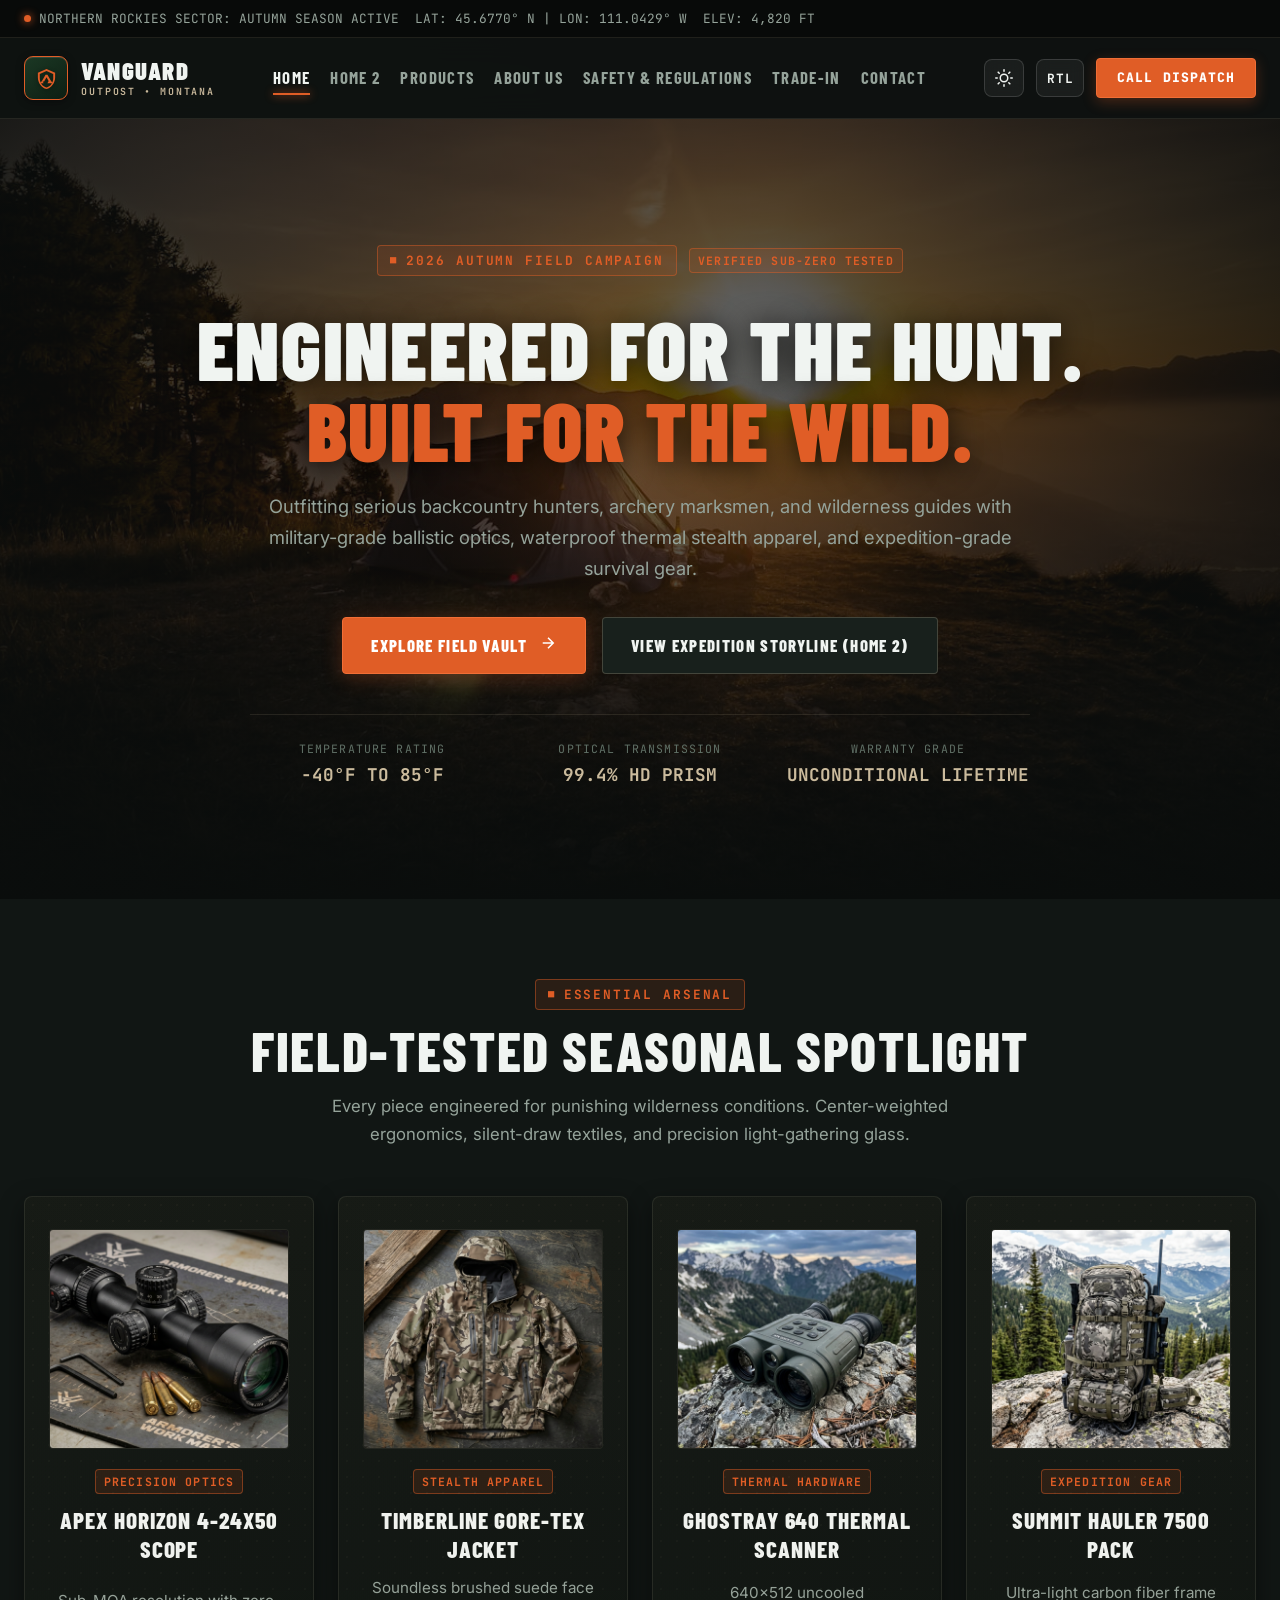
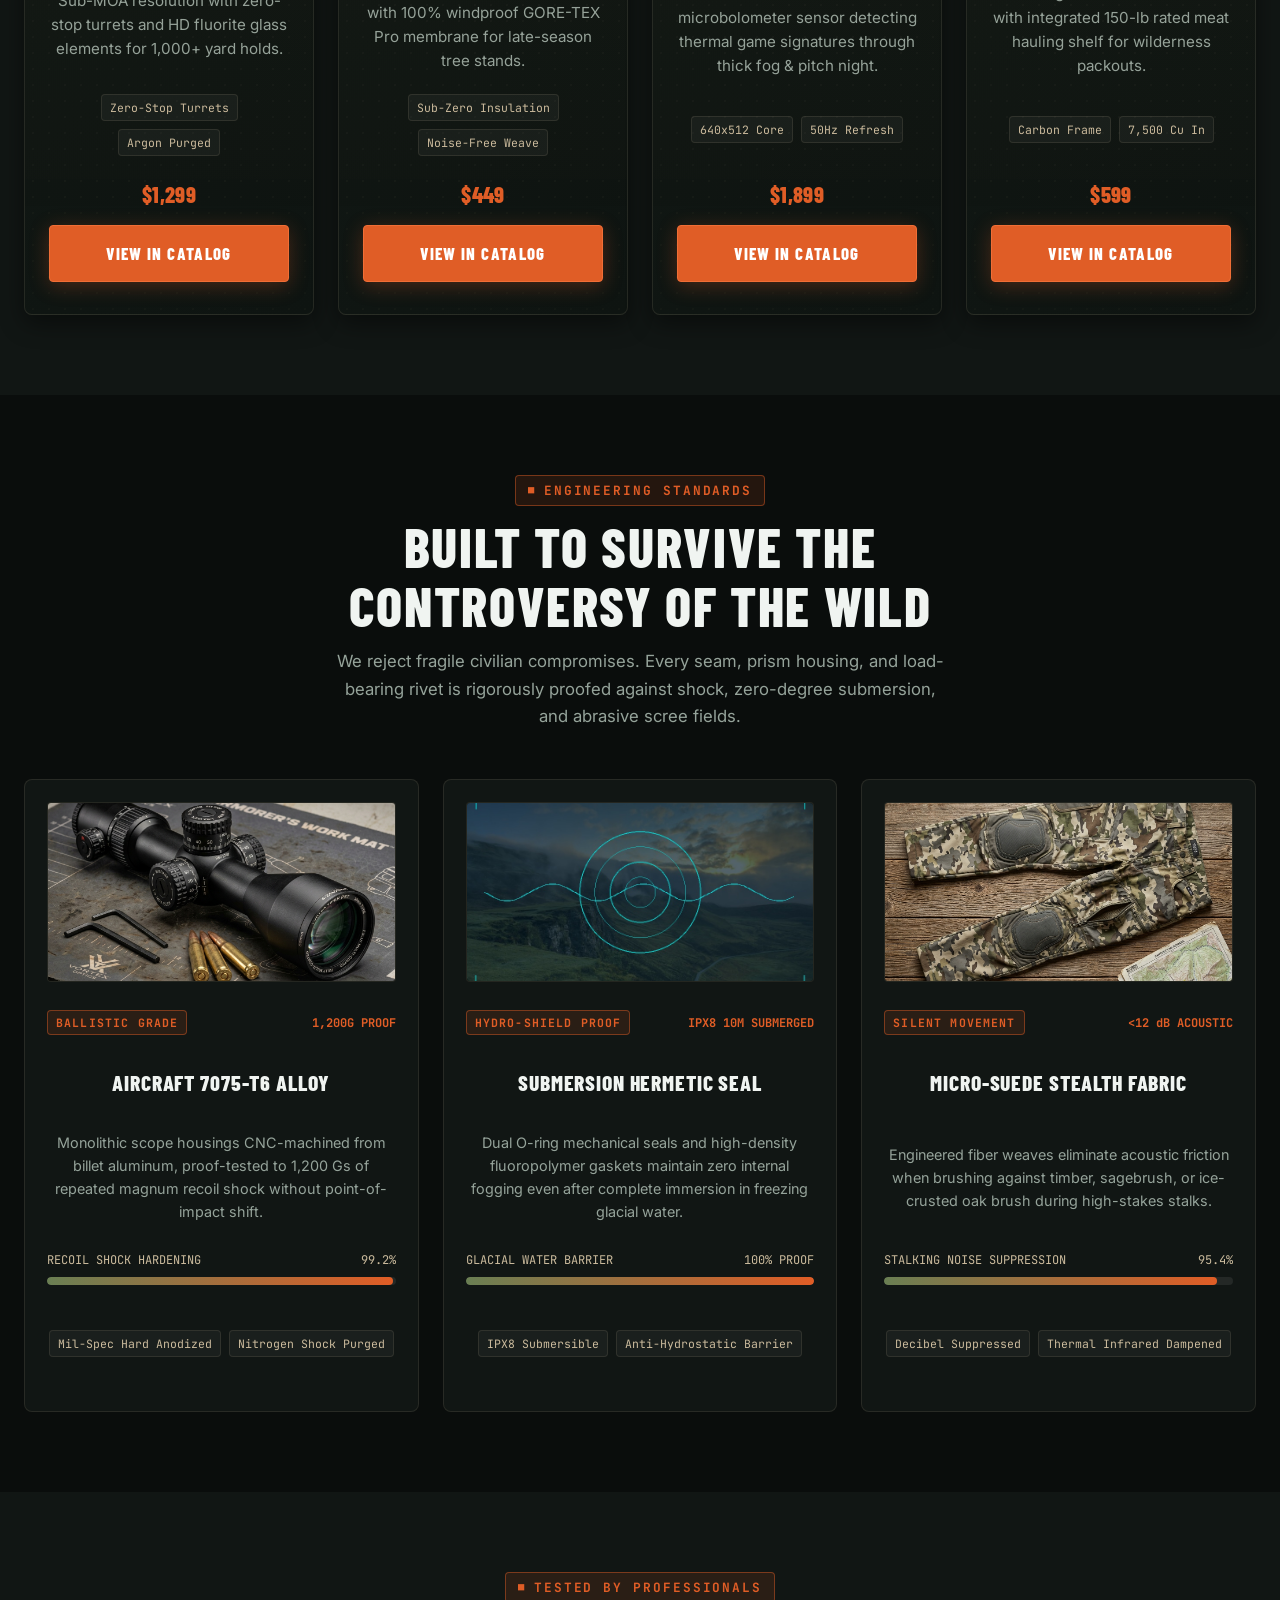
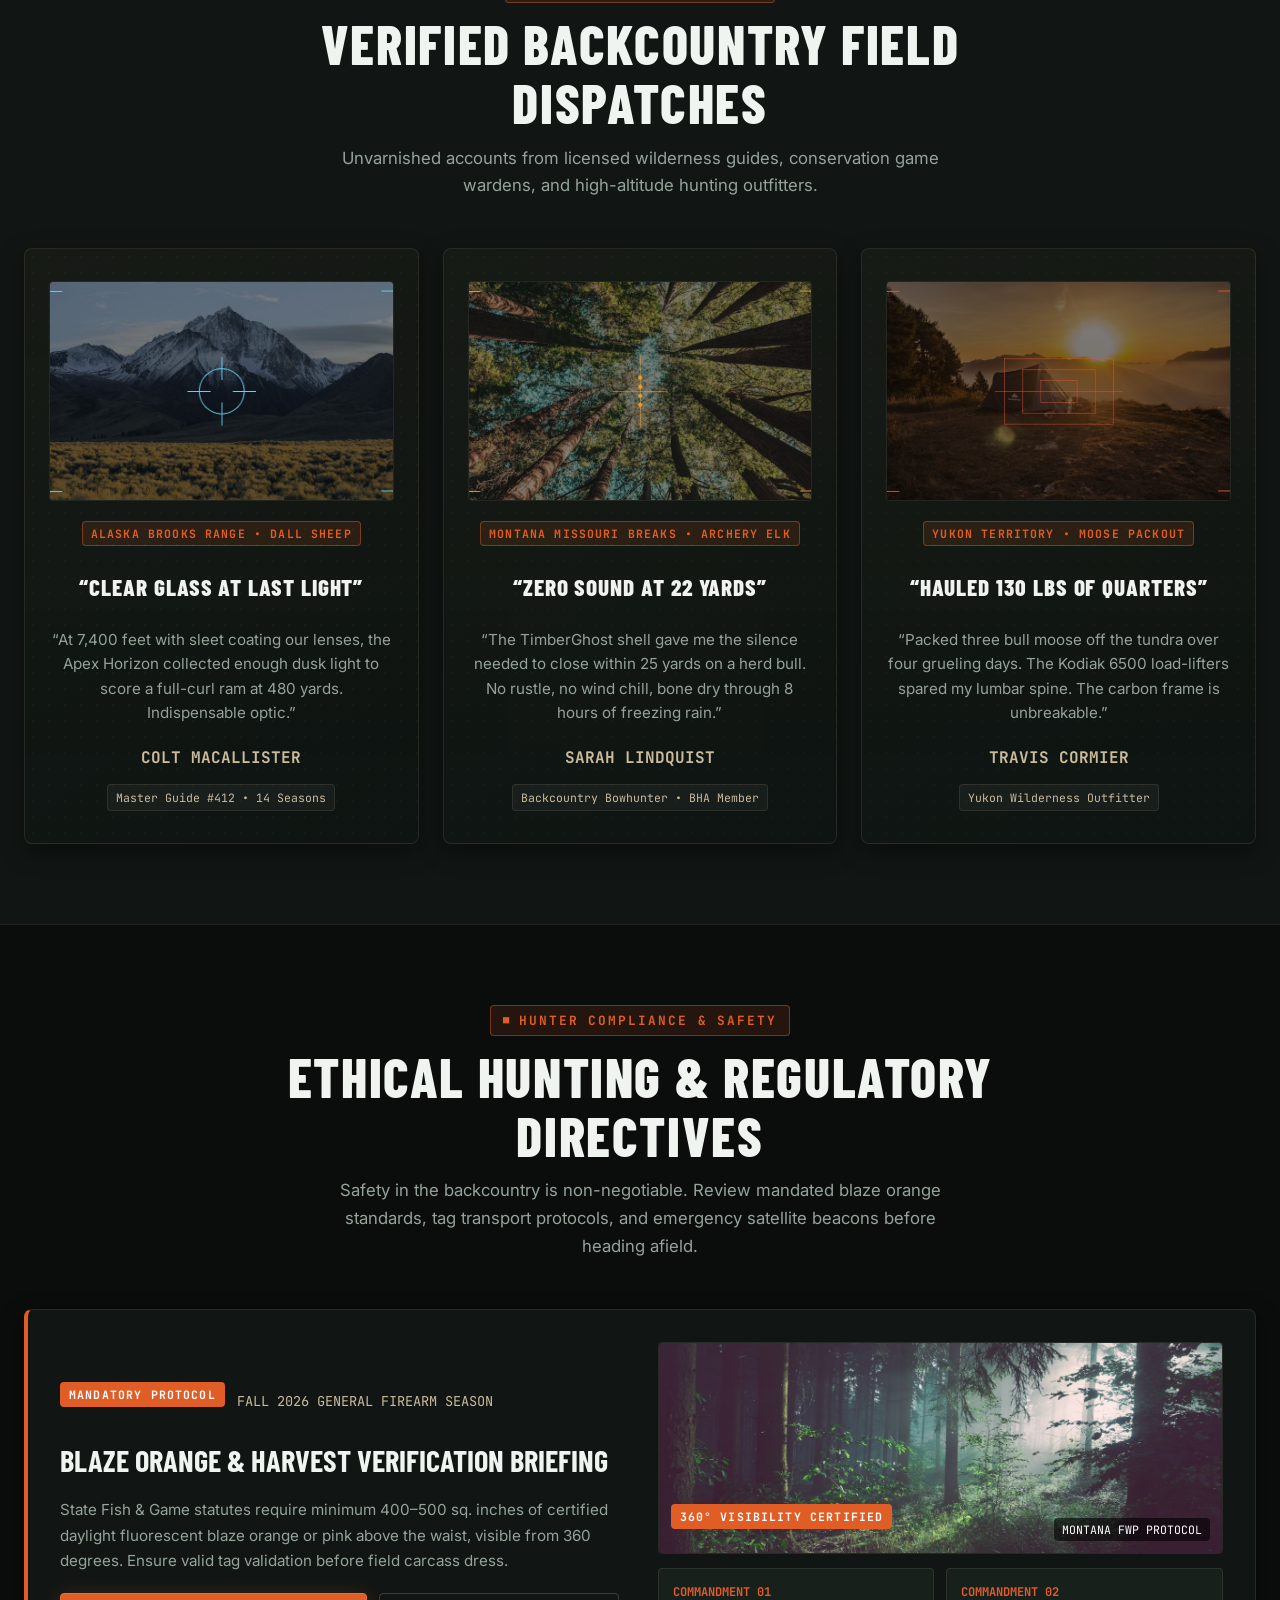
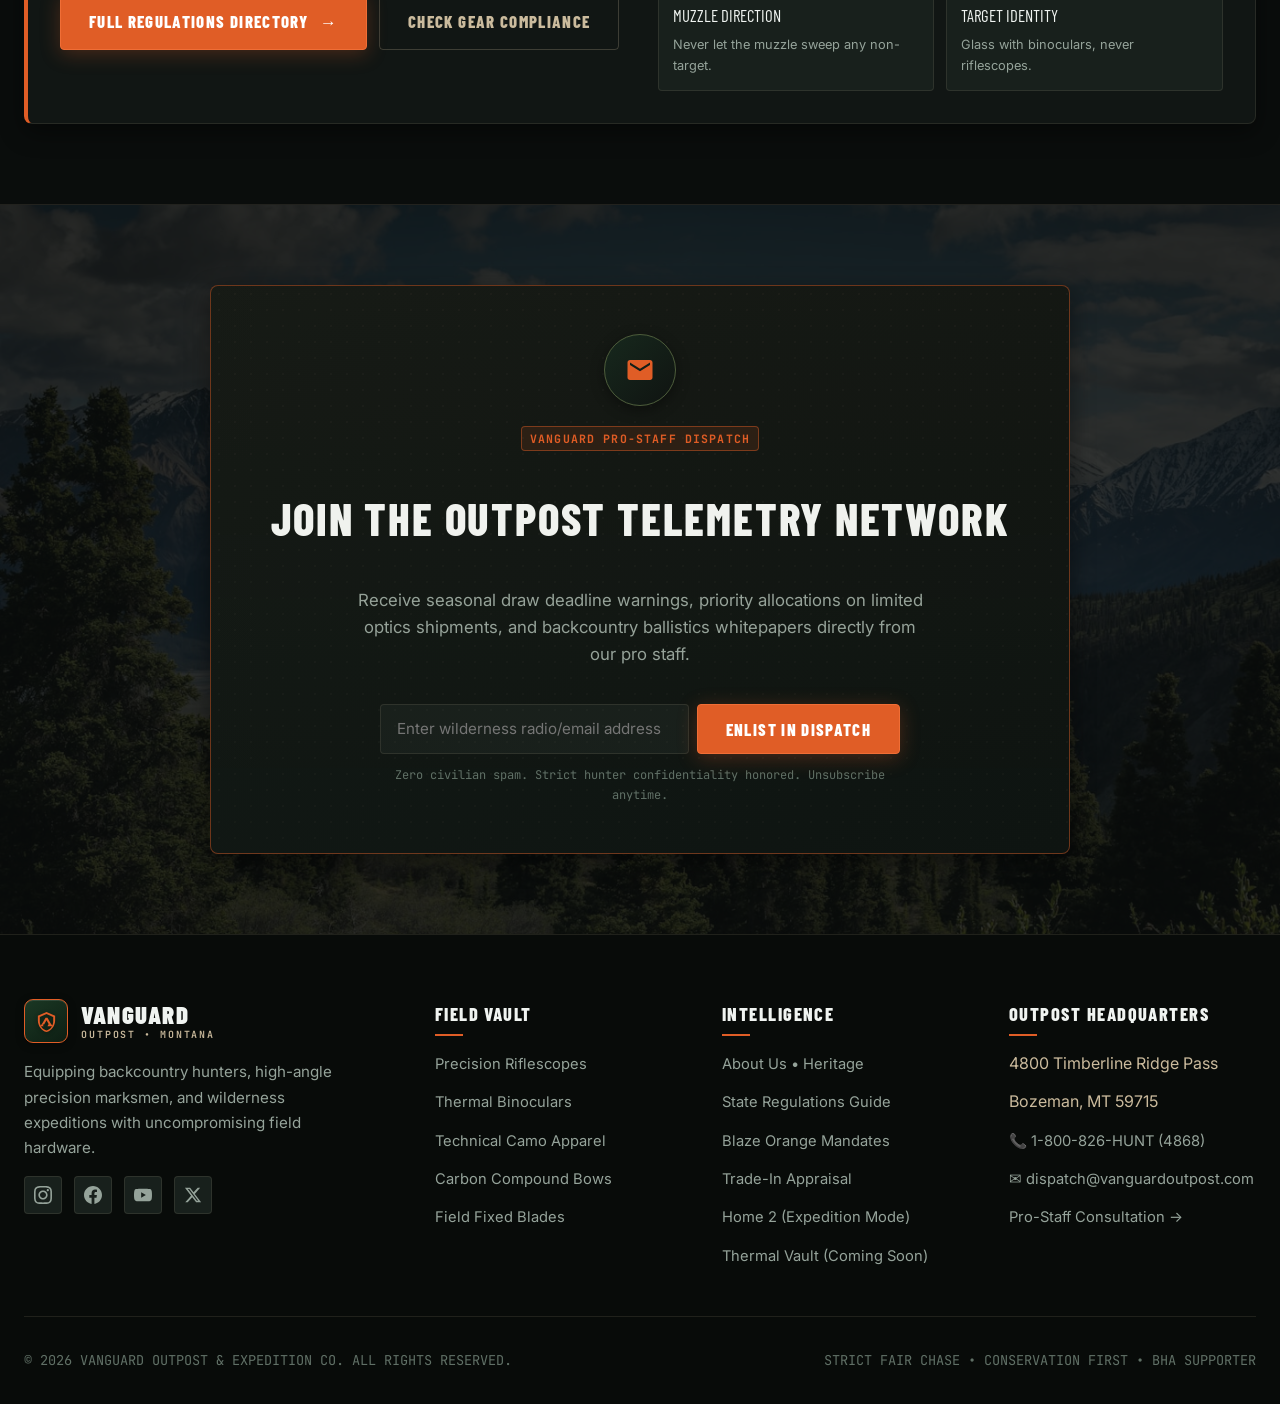
<file: index.html>
<!DOCTYPE html>
<html lang="en">
<head>
  <meta charset="UTF-8">
  <meta http-equiv="refresh" content="0; url=pages/index.html">
  <title>Redirecting to Vanguard Outpost...</title>
  <link rel="icon" type="image/svg+xml" href="assets/images/favicon.svg">
  <link rel="canonical" href="pages/index.html">
  <script>
    window.location.href = "pages/index.html";
  </script>
</head>
<body style="background: #0a0d0c; color: #cbbb9d; font-family: sans-serif; display: flex; align-items: center; justify-content: center; height: 100vh; text-align: center;">
  <p>Loading Vanguard Outpost Hunting &amp; Outdoor Store... <a href="pages/index.html" style="color: #e05d26;">Click here if not redirected automatically.</a></p>
</body>
</html>
</file>
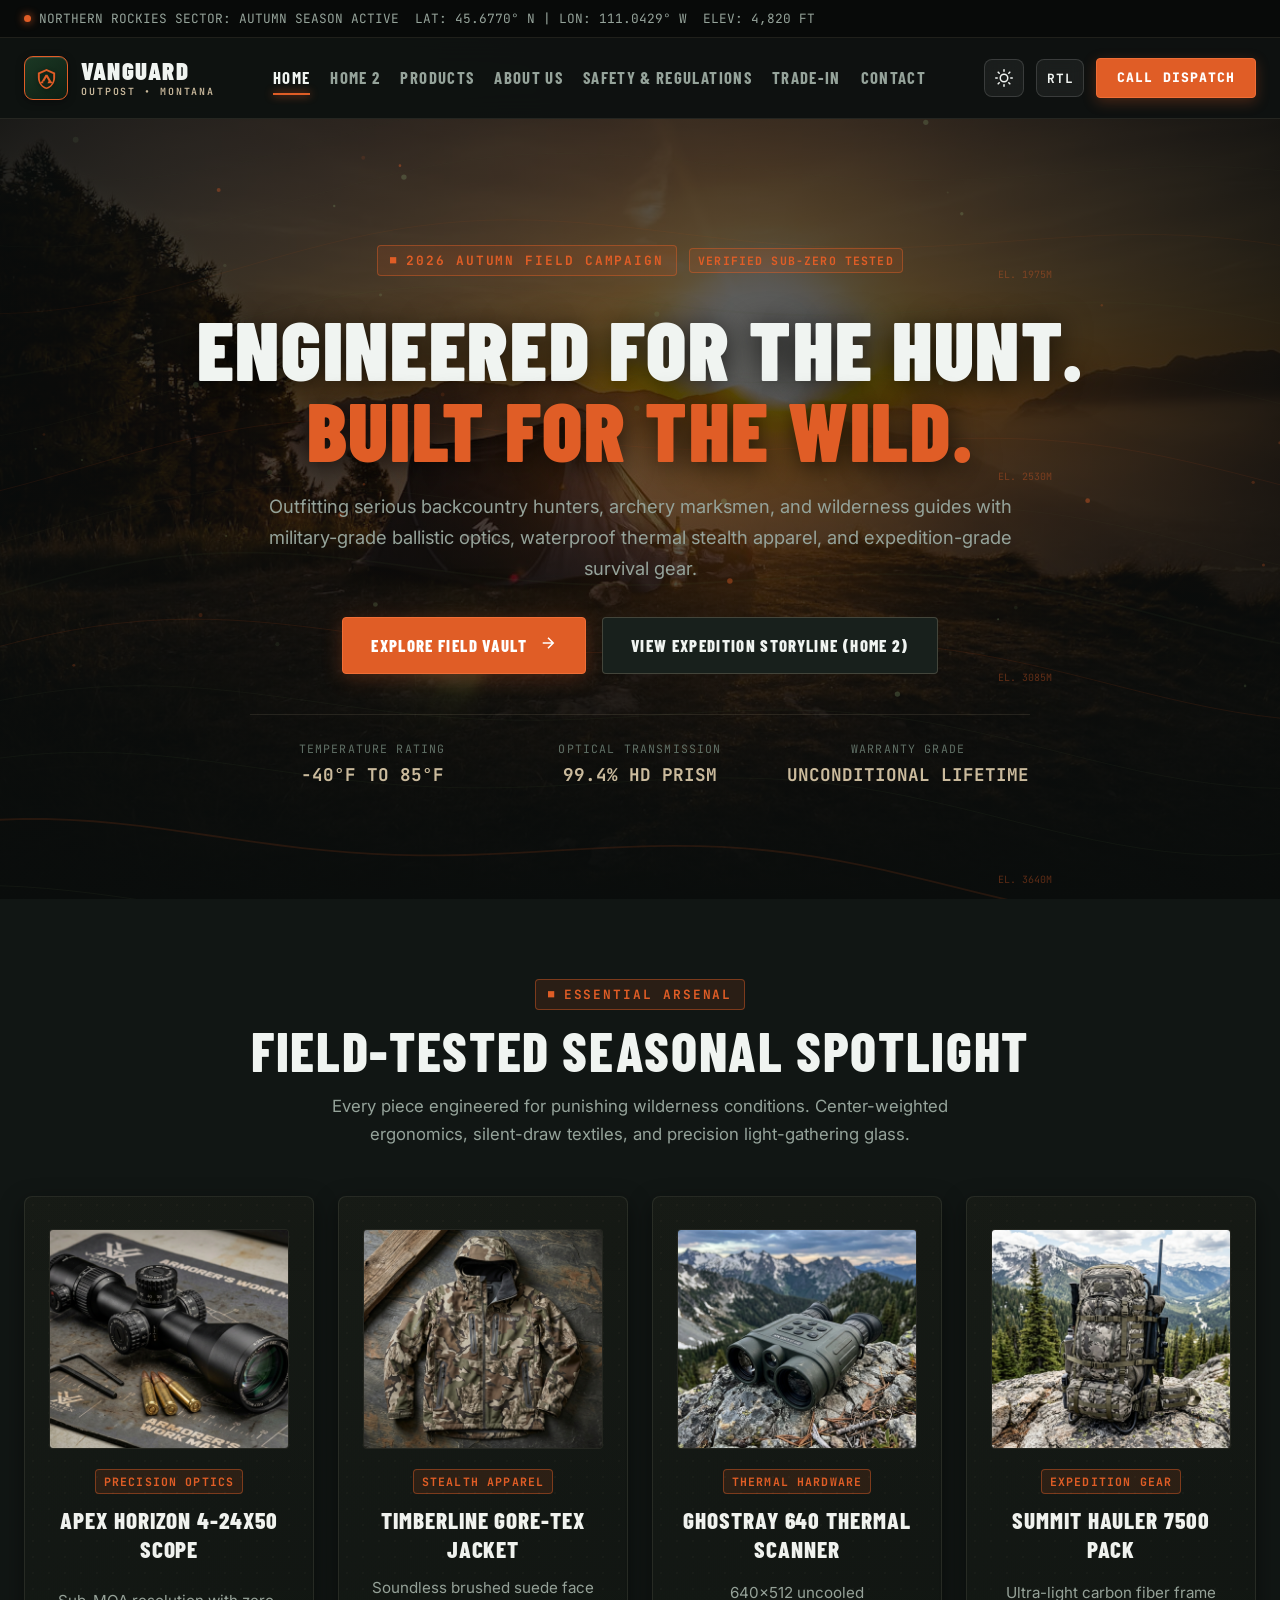
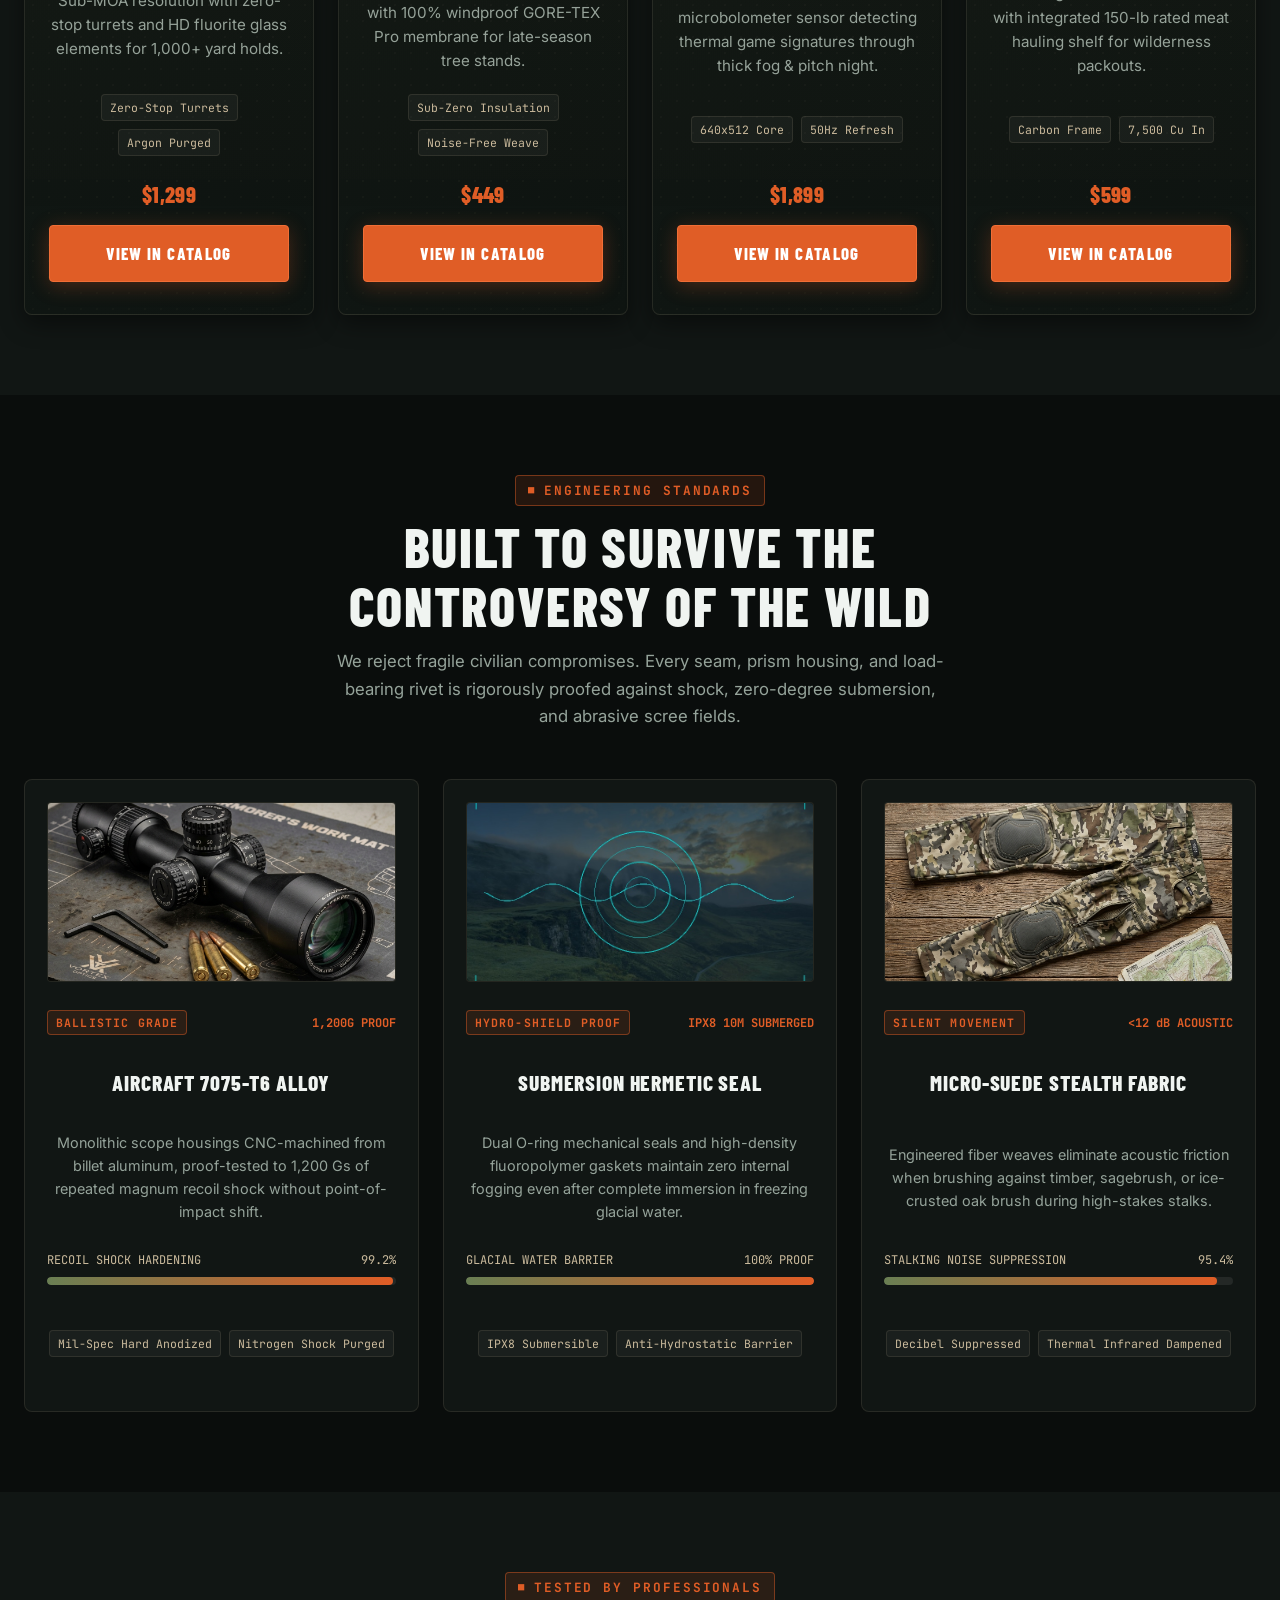
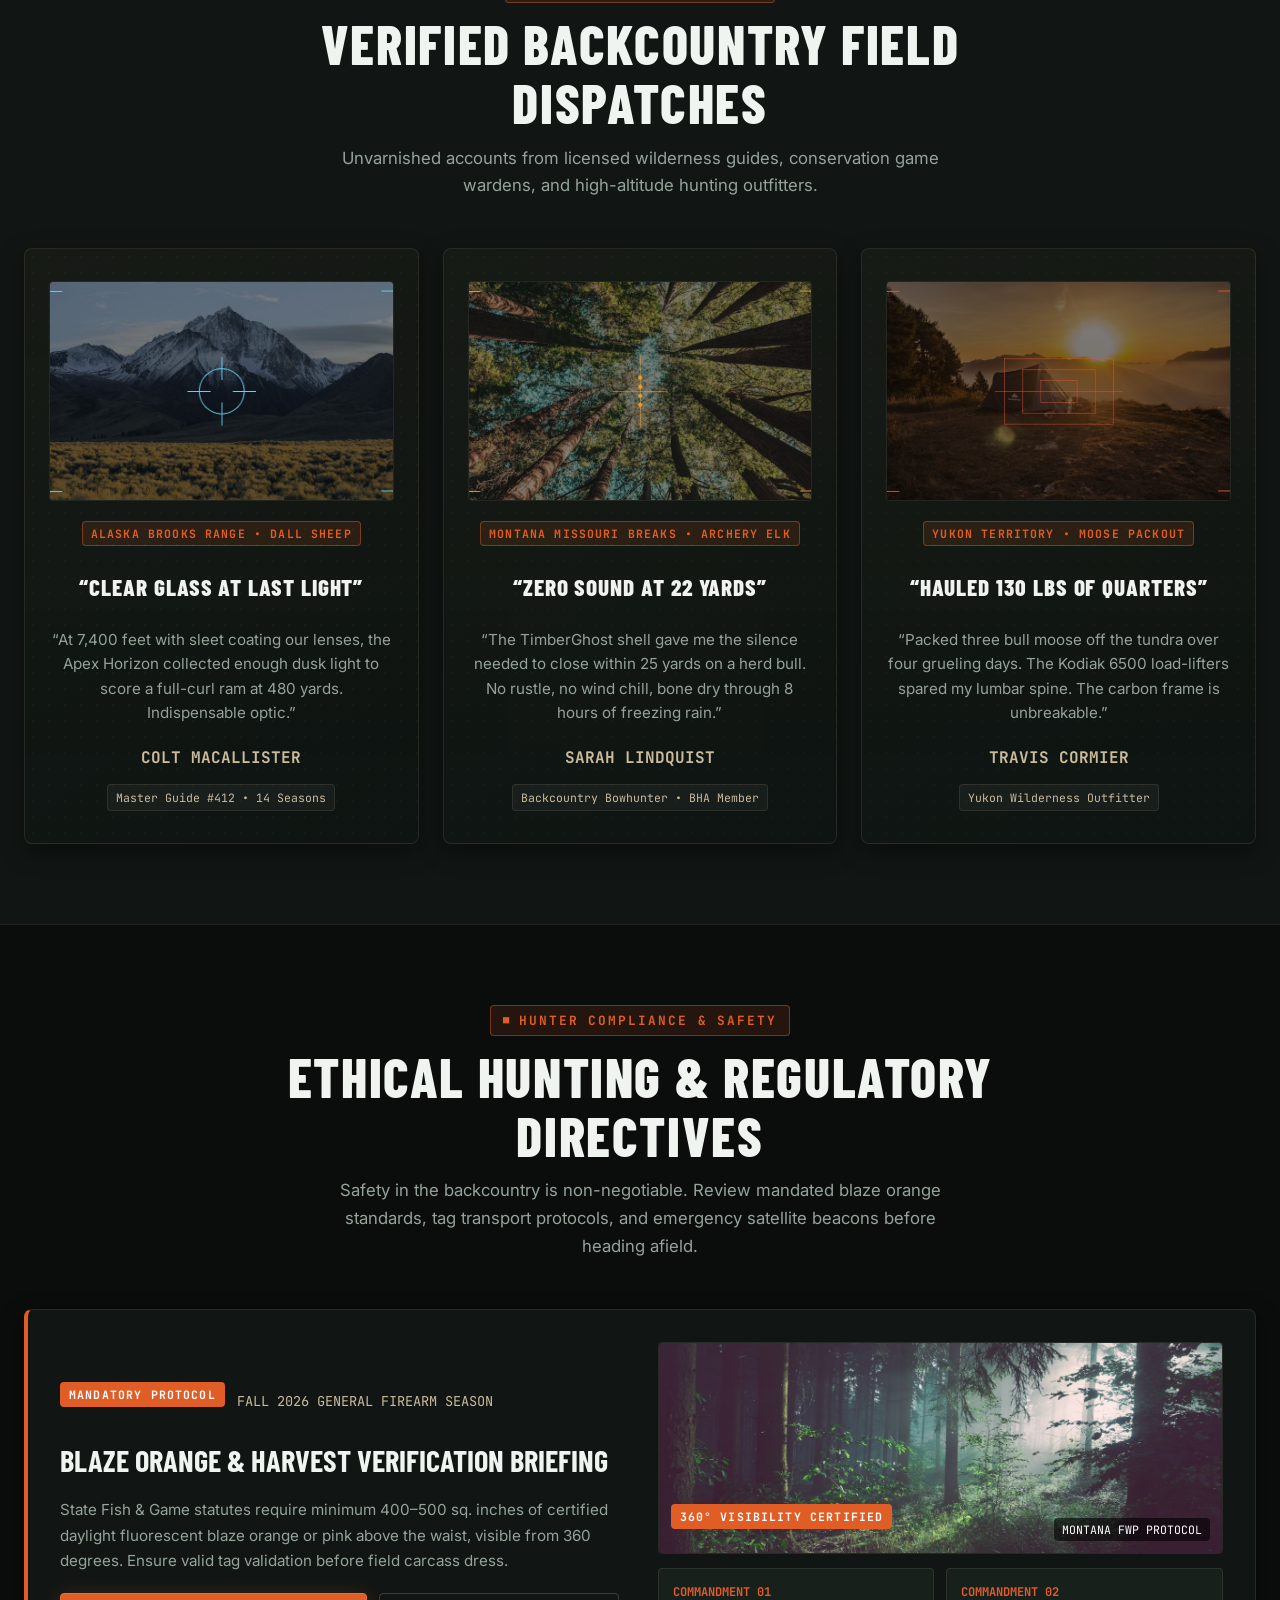
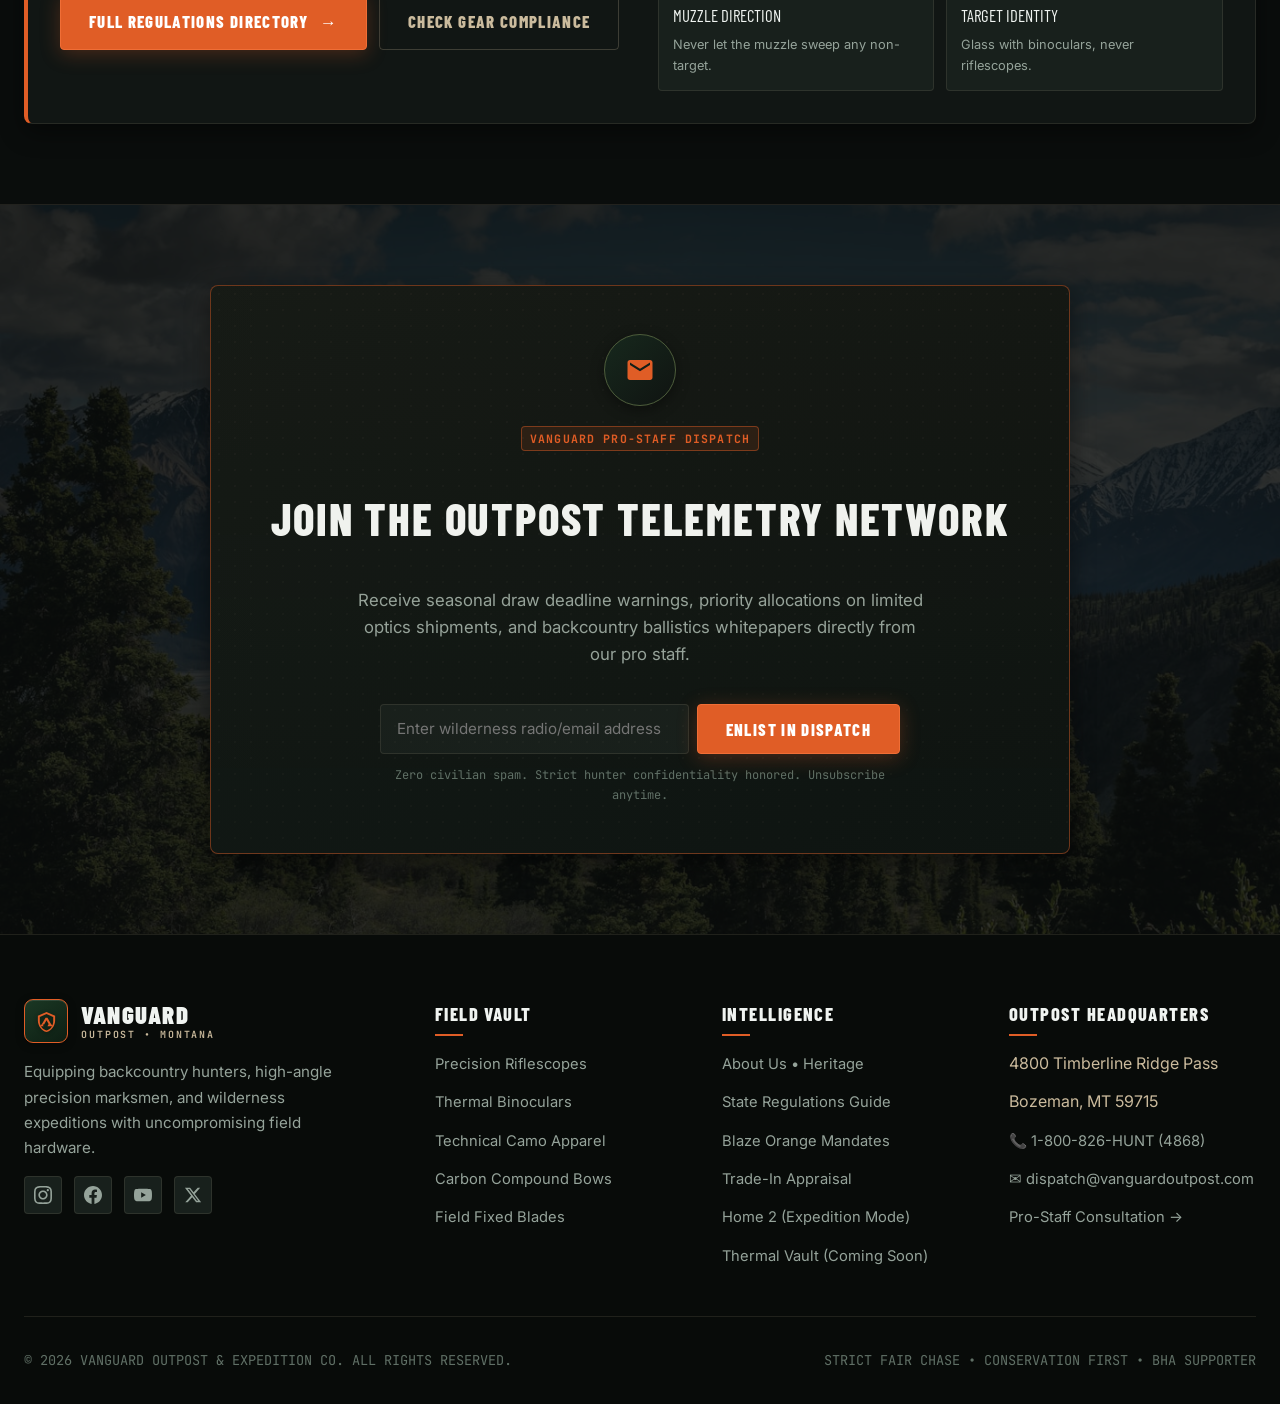
<file: pages/index.html>
<!DOCTYPE html>
<html lang="en" data-theme="dark" dir="ltr">
<head>
  <meta charset="UTF-8">
  <meta name="viewport" content="width=device-width, initial-scale=1.0">
  <title>Vanguard Outpost | Premium Hunting Gear & Outdoor Expedition Store</title>
  <meta name="description" content="Vanguard Outpost engineers field-tested hunting gear, precision optics, technical camouflage apparel, and backcountry survival equipment. Built for the rugged pursuit.">
  <meta name="keywords" content="hunting gear, precision optics, riflescopes, camouflage apparel, archery equipment, backcountry survival, hunter safety">
  
  <!-- Open Graph / Meta -->
  <meta property="og:type" content="website">
  <meta property="og:title" content="Vanguard Outpost | Premium Hunting Gear & Outdoor Expedition Store">
  <meta property="og:description" content="Engineered for the hunt. Built for the wild. Field-tested precision optics, technical apparel, and survival gear.">
  <meta property="og:image" content="../assets/images/hero-hunter-dawn.jpg">
  
  <!-- Favicon -->
  <link rel="icon" type="image/svg+xml" href="../assets/images/favicon.svg">

  <!-- Stylesheets -->
  <link rel="stylesheet" href="../assets/css/style.css">
  <link rel="stylesheet" href="../assets/css/dark-mode.css">
  <link rel="stylesheet" href="../assets/css/rtl.css">
  
  <!-- JSON-LD Structured Data -->
  <script type="application/ld+json">
  {
    "@context": "https://schema.org",
    "@type": "SportingGoodsStore",
    "name": "Vanguard Outpost & Expedition Co.",
    "image": "../assets/images/contact-outpost-store.jpg",
    "description": "Premium hunting gear, technical camouflage apparel, precision optics, and expedition equipment.",
    "telephone": "+1-800-826-4868",
    "address": {
      "@type": "PostalAddress",
      "streetAddress": "4800 Timberline Ridge Pass",
      "addressLocality": "Bozeman",
      "addressRegion": "MT",
      "postalCode": "59715",
      "addressCountry": "US"
    },
    "openingHoursSpecification": [
      {
        "@type": "OpeningHoursSpecification",
        "dayOfWeek": ["Monday", "Tuesday", "Wednesday", "Thursday", "Friday", "Saturday"],
        "opens": "06:00",
        "closes": "20:00"
      }
    ]
  }
  </script>
</head>
<body>
  <a href="#main-content" class="skip-link">Skip to Main Field Content</a>

  <!-- TOP TICKER BAR: Telemetry -->
  <aside class="top-ticker-bar" aria-label="Field Telemetry">
    <div class="container top-ticker-inner">
      <div class="ticker-telemetry">
        <span><span class="status-dot"></span> NORTHERN ROCKIES SECTOR: AUTUMN SEASON ACTIVE</span>
        <span>LAT: 45.6770° N | LON: 111.0429° W</span>
        <span>ELEV: 4,820 FT</span>
      </div>
    </div>
  </aside>

  <!-- PRIMARY SITE HEADER & NAVBAR -->
  <header class="site-header">
    <div class="container">
      <nav class="navbar" aria-label="Primary Expedition Navigation">
        <a href="index.html" class="brand-logo" aria-label="Vanguard Outpost Home">
          <div class="brand-emblem" aria-hidden="true">
            <svg viewBox="0 0 24 24"><path d="M12 2L3 6v5c0 5.55 3.84 10.74 9 12 5.16-1.26 9-6.45 9-12V6L12 2zm0 2.2l7 3.1v4.7c0 4.4-3.04 8.5-7 9.5-3.96-1-7-5.1-7-9.5V7.3l7-3.1zm-1 3.8l-4 7h2.5l2.5-4.3 2.5 4.3H17l-4-7h-2zm-3.5 6L5.5 17h3.5l-1.5-3zm7 0l-1.5 3H18.5l-2-3z"/></svg>
          </div>
          <div class="brand-text">
            <span class="brand-title">VANGUARD</span>
            <span class="brand-text-sub">OUTPOST &bull; MONTANA</span>
          </div>
        </a>

        <!-- Desktop Menu -->
        <ul class="nav-menu">
          <li><a href="index.html" class="nav-link active">Home</a></li>
          <li><a href="home-2.html" class="nav-link">Home 2</a></li>
          <li><a href="products.html" class="nav-link">Products</a></li>
          <li><a href="about.html" class="nav-link">About Us</a></li>
          <li><a href="safety-regulations.html" class="nav-link">Safety &amp; Regulations</a></li>
          <li><a href="trade-in.html" class="nav-link">Trade-In</a></li>
          <li><a href="contact.html" class="nav-link">Contact</a></li>
        </ul>

        <div class="navbar-action-group">
          <button type="button" class="theme-toggle-btn" aria-label="Toggle Dark/Light Mode" title="Toggle theme">
            <svg viewBox="0 0 24 24" width="18" height="18" fill="none" stroke="currentColor" stroke-width="2" stroke-linecap="round" stroke-linejoin="round" aria-hidden="true"><circle cx="12" cy="12" r="5"></circle><line x1="12" y1="1" x2="12" y2="3"></line><line x1="12" y1="21" x2="12" y2="23"></line><line x1="4.22" y1="4.22" x2="5.64" y2="5.64"></line><line x1="18.36" y1="18.36" x2="19.78" y2="19.78"></line><line x1="1" y1="12" x2="3" y2="12"></line><line x1="21" y1="12" x2="23" y2="12"></line><line x1="4.22" y1="19.78" x2="5.64" y2="18.36"></line><line x1="18.36" y1="5.64" x2="19.78" y2="4.22"></line></svg>
          </button>
          <button type="button" class="rtl-toggle-btn" aria-label="Toggle RTL Layout" title="Toggle RTL layout">RTL</button>
          <a href="contact.html" class="nav-cta-btn">
            <span>CALL DISPATCH</span>
          </a>
        </div>

        <!-- Mobile Hamburger Toggle -->
        <button type="button" class="mobile-nav-toggle" aria-label="Toggle Mobile Navigation" aria-expanded="false">
          <span></span>
          <span></span>
          <span></span>
        </button>
      </nav>
    </div>
  </header>

  <!-- MOBILE NAVIGATION DRAWER -->
  <div class="mobile-drawer" role="dialog" aria-modal="true" aria-label="Mobile Navigation">
    <div class="mobile-drawer-header">
        <a href="index.html" class="brand-logo" aria-label="Vanguard Outpost Home">
          <div class="brand-emblem" aria-hidden="true">
            <svg viewBox="0 0 24 24"><path d="M12 2L3 6v5c0 5.55 3.84 10.74 9 12 5.16-1.26 9-6.45 9-12V6L12 2zm0 2.2l7 3.1v4.7c0 4.4-3.04 8.5-7 9.5-3.96-1-7-5.1-7-9.5V7.3l7-3.1zm-1 3.8l-4 7h2.5l2.5-4.3 2.5 4.3H17l-4-7h-2zm-3.5 6L5.5 17h3.5l-1.5-3zm7 0l-1.5 3H18.5l-2-3z"/></svg>
          </div>
          <div class="brand-text">
            <span class="brand-title">VANGUARD</span>
            <span class="brand-text-sub">OUTPOST &bull; MONTANA</span>
          </div>
        </a>
        <button type="button" class="mobile-drawer-close" aria-label="Close Navigation">&times;</button>
      </div>
      <div>
      <ul class="mobile-nav-list">
        <li><a href="index.html" class="mobile-nav-link active">Home</a></li>
        <li><a href="home-2.html" class="mobile-nav-link">Home 2</a></li>
        <li><a href="products.html" class="mobile-nav-link">Products</a></li>
        <li><a href="about.html" class="mobile-nav-link">About Us</a></li>
        <li><a href="safety-regulations.html" class="mobile-nav-link">Safety &amp; Regulations</a></li>
        <li><a href="trade-in.html" class="mobile-nav-link">Trade-In</a></li>
        <li><a href="contact.html" class="mobile-nav-link">Contact</a></li>
      </ul>
      <div class="mobile-drawer-actions">
        <button type="button" class="theme-toggle-btn" aria-label="Toggle Dark/Light Mode" title="Toggle theme">
          <svg viewBox="0 0 24 24" width="18" height="18" fill="none" stroke="currentColor" stroke-width="2" stroke-linecap="round" stroke-linejoin="round" aria-hidden="true"><circle cx="12" cy="12" r="5"></circle><line x1="12" y1="1" x2="12" y2="3"></line><line x1="12" y1="21" x2="12" y2="23"></line><line x1="4.22" y1="4.22" x2="5.64" y2="5.64"></line><line x1="18.36" y1="18.36" x2="19.78" y2="19.78"></line><line x1="1" y1="12" x2="3" y2="12"></line><line x1="21" y1="12" x2="23" y2="12"></line><line x1="4.22" y1="19.78" x2="5.64" y2="18.36"></line><line x1="18.36" y1="5.64" x2="19.78" y2="4.22"></line></svg>
        </button>
        <button type="button" class="rtl-toggle-btn" aria-label="Toggle RTL Layout" title="Toggle RTL layout">RTL</button>
      </div>
    </div>
    <div>
      <a href="contact.html" class="btn btn-primary btn-block">CALL DISPATCH</a>
      <p style="font-family: var(--font-mono); font-size: 0.75rem; color: var(--text-faint); margin-top: 16px; text-align: center;">VANGUARD OUTPOST &bull; BOZEMAN, MT</p>
    </div>
  </div>
  <div class="mobile-drawer-backdrop" aria-hidden="true"></div>

  <!-- ==========================================================================
       MAIN CONTENT: STRICT SECTION COUNT = EXACTLY 6 SECTIONS FOR HOME 1
       ========================================================================== -->
  <main id="main-content">

    <!-- SECTION 1: HERO (SEASONAL ARMORY & FIELD-GRADE EXCELLENCE) -->
    <section class="hero-1" id="section-1-hero" aria-label="Hero Showcase">
      <div class="hero-1-bg" style="background-image: url('../assets/images/hero-hunter-dawn.jpg');"></div>
      <div class="hero-1-overlay"></div>
      <div class="topography-canvas-container" aria-hidden="true">
        <canvas class="topography-canvas"></canvas>
      </div>

      <div class="container hero-1-content">
        <div class="hero-badge-group">
          <span class="section-tag">2026 AUTUMN FIELD CAMPAIGN</span>
          <span class="card-badge">VERIFIED SUB-ZERO TESTED</span>
        </div>
        <h1 class="hero-title">
          ENGINEERED FOR THE HUNT.
          <span class="highlight">BUILT FOR THE WILD.</span>
        </h1>
        <p class="hero-lead">
          Outfitting serious backcountry hunters, archery marksmen, and wilderness guides with military-grade ballistic optics, waterproof thermal stealth apparel, and expedition-grade survival gear.
        </p>
        <div class="hero-cta-group">
          <a href="products.html" class="btn btn-primary">
            <span>EXPLORE FIELD VAULT</span>
            <span class="btn-icon-right" aria-hidden="true">
              <svg viewBox="0 0 24 24"><path d="M5 12h14M12 5l7 7-7 7" stroke="currentColor" stroke-width="2" fill="none"/></svg>
            </span>
          </a>
          <a href="home-2.html" class="btn btn-secondary">
            <span>VIEW EXPEDITION STORYLINE (HOME 2)</span>
          </a>
        </div>
        <div class="hero-telemetry-grid">
          <div class="telem-item">
            <div class="telem-label">TEMPERATURE RATING</div>
            <div class="telem-value">-40°F TO 85°F</div>
          </div>
          <div class="telem-item">
            <div class="telem-label">OPTICAL TRANSMISSION</div>
            <div class="telem-value">99.4% HD PRISM</div>
          </div>
          <div class="telem-item">
            <div class="telem-label">WARRANTY GRADE</div>
            <div class="telem-value">UNCONDITIONAL LIFETIME</div>
          </div>
        </div>
      </div>
    </section>

    <!-- SECTION 2: FEATURED SEASONAL SPOTLIGHT (3D Tilt Cards, Center-Aligned) -->
    <section class="section-pad" id="section-2-spotlight" style="background: var(--bg-surface);">
      <div class="container">
        <div class="section-header">
          <span class="section-tag">ESSENTIAL ARSENAL</span>
          <h2 class="section-title">FIELD-TESTED SEASONAL SPOTLIGHT</h2>
          <p class="section-subtitle">
            Every piece engineered for punishing wilderness conditions. Center-weighted ergonomics, silent-draw textiles, and precision light-gathering glass.
          </p>
        </div>

        <div class="grid-4">
          <!-- Item 1: Optics -->
          <article class="tilt-card" data-max-tilt="16">
            <div class="card-img-wrap">
              <img src="../assets/images/product-optics-scope.jpg" alt="Apex Horizon 4-24x50mm Tactical Hunting Riflescope" loading="lazy">
            </div>
            <span class="card-badge">PRECISION OPTICS</span>
            <h3 class="card-title">APEX HORIZON 4-24X50 SCOPE</h3>
            <p class="card-desc">Sub-MOA resolution with zero-stop turrets and HD fluorite glass elements for 1,000+ yard holds.</p>
            <div class="card-specs-list">
              <span class="spec-chip">Zero-Stop Turrets</span>
              <span class="spec-chip">Argon Purged</span>
            </div>
            <div class="card-footer">
              <div class="card-price">$1,299</div>
              <a href="products.html" class="btn btn-primary btn-block">VIEW IN CATALOG</a>
            </div>
          </article>

          <!-- Item 2: Apparel -->
          <article class="tilt-card" data-max-tilt="16">
            <div class="card-img-wrap">
              <img src="../assets/images/product-apparel-jacket.jpg" alt="Vanguard TimberGhost Stealth Camo All-Weather Shell" loading="lazy">
            </div>
            <span class="card-badge">STEALTH APPAREL</span>
            <h3 class="card-title">TIMBERLINE GORE-TEX JACKET</h3>
            <p class="card-desc">Soundless brushed suede face with 100% windproof GORE-TEX Pro membrane for late-season tree stands.</p>
            <div class="card-specs-list">
              <span class="spec-chip">Sub-Zero Insulation</span>
              <span class="spec-chip">Noise-Free Weave</span>
            </div>
            <div class="card-footer">
              <div class="card-price">$449</div>
              <a href="products.html" class="btn btn-primary btn-block">VIEW IN CATALOG</a>
            </div>
          </article>

          <!-- Item 3: Thermal Monocular -->
          <article class="tilt-card" data-max-tilt="16">
            <div class="card-img-wrap">
              <img src="../assets/images/product-thermal-binos.jpg" alt="GhostRay 640 Thermal Night Scanner" loading="lazy">
            </div>
            <span class="card-badge">THERMAL HARDWARE</span>
            <h3 class="card-title">GHOSTRAY 640 THERMAL SCANNER</h3>
            <p class="card-desc">640x512 uncooled microbolometer sensor detecting thermal game signatures through thick fog &amp; pitch night.</p>
            <div class="card-specs-list">
              <span class="spec-chip">640x512 Core</span>
              <span class="spec-chip">50Hz Refresh</span>
            </div>
            <div class="card-footer">
              <div class="card-price">$1,899</div>
              <a href="products.html" class="btn btn-primary btn-block">VIEW IN CATALOG</a>
            </div>
          </article>

          <!-- Item 4: Pack -->
          <article class="tilt-card" data-max-tilt="16">
            <div class="card-img-wrap">
              <img src="../assets/images/product-pack-expedition.jpg" alt="Summit Hauler 7500 Carbon Frame Expedition Pack" loading="lazy">
            </div>
            <span class="card-badge">EXPEDITION GEAR</span>
            <h3 class="card-title">SUMMIT HAULER 7500 PACK</h3>
            <p class="card-desc">Ultra-light carbon fiber frame with integrated 150-lb rated meat hauling shelf for wilderness packouts.</p>
            <div class="card-specs-list">
              <span class="spec-chip">Carbon Frame</span>
              <span class="spec-chip">7,500 Cu In</span>
            </div>
            <div class="card-footer">
              <div class="card-price">$599</div>
              <a href="products.html" class="btn btn-primary btn-block">VIEW IN CATALOG</a>
            </div>
          </article>
        </div>
      </div>
    </section>

    <!-- SECTION 3: CRAFTSMANSHIP & BALLISTICS DURABILITY MATRIX -->
    <section class="section-pad" id="section-3-matrix" style="background: var(--bg-base); position: relative;">
      <div class="container">
        <div class="section-header">
          <span class="section-tag">ENGINEERING STANDARDS</span>
          <h2 class="section-title">BUILT TO SURVIVE THE CONTROVERSY OF THE WILD</h2>
          <p class="section-subtitle">
            We reject fragile civilian compromises. Every seam, prism housing, and load-bearing rivet is rigorously proofed against shock, zero-degree submersion, and abrasive scree fields.
          </p>
        </div>

        <div class="grid-3">
          <div class="material-matrix-card" style="background: var(--bg-surface); border: 1px solid var(--border-subtle); border-radius: var(--radius-md); padding: 22px;">
            <div class="card-img-wrap" style="height: 180px; margin-bottom: 14px; border-radius: var(--radius-sm); overflow: hidden;">
              <img src="../assets/images/matrix-aircraft-alloy.jpg" alt="Aircraft 7075-T6 Alloy Scope Housing CNC Machining" loading="lazy" style="width: 100%; height: 100%; object-fit: cover;">
            </div>
            <div style="display: flex; justify-content: space-between; align-items: baseline; margin-bottom: 6px;">
              <span class="card-badge" style="margin: 0;">BALLISTIC GRADE</span>
              <span style="font-family: var(--font-mono); font-size: 0.75rem; color: var(--color-blaze); font-weight: 700;">1,200G PROOF</span>
            </div>
            <h3 class="card-title" style="font-size: 1.35rem; margin-bottom: 8px;">AIRCRAFT 7075-T6 ALLOY</h3>
            <p class="card-desc" style="font-size: 0.9rem; margin-bottom: 14px;">Monolithic scope housings CNC-machined from billet aluminum, proof-tested to 1,200 Gs of repeated magnum recoil shock without point-of-impact shift.</p>
            
            <div style="margin-bottom: 8px;">
              <div style="display: flex; justify-content: space-between; font-size: 0.75rem; font-family: var(--font-mono); color: var(--color-khaki);">
                <span>RECOIL SHOCK HARDENING</span>
                <span>99.2%</span>
              </div>
              <div class="spec-meter-bar"><div class="spec-meter-fill" style="width: 99.2%;"></div></div>
            </div>

            <div class="card-specs-list" style="margin-top: 10px;">
              <span class="spec-chip">Mil-Spec Hard Anodized</span>
              <span class="spec-chip">Nitrogen Shock Purged</span>
            </div>
          </div>

          <div class="material-matrix-card" style="background: var(--bg-surface); border: 1px solid var(--border-subtle); border-radius: var(--radius-md); padding: 22px;">
            <div class="card-img-wrap" style="height: 180px; margin-bottom: 14px; border-radius: var(--radius-sm); overflow: hidden;">
              <img src="../assets/images/matrix-submersion-seal.jpg" alt="Submersion Hermetic Seal Glacial Water Testing" loading="lazy" style="width: 100%; height: 100%; object-fit: cover;">
            </div>
            <div style="display: flex; justify-content: space-between; align-items: baseline; margin-bottom: 6px;">
              <span class="card-badge" style="margin: 0;">HYDRO-SHIELD PROOF</span>
              <span style="font-family: var(--font-mono); font-size: 0.75rem; color: var(--color-blaze); font-weight: 700;">IPX8 10M SUBMERGED</span>
            </div>
            <h3 class="card-title" style="font-size: 1.35rem; margin-bottom: 8px;">SUBMERSION HERMETIC SEAL</h3>
            <p class="card-desc" style="font-size: 0.9rem; margin-bottom: 14px;">Dual O-ring mechanical seals and high-density fluoropolymer gaskets maintain zero internal fogging even after complete immersion in freezing glacial water.</p>
            
            <div style="margin-bottom: 8px;">
              <div style="display: flex; justify-content: space-between; font-size: 0.75rem; font-family: var(--font-mono); color: var(--color-khaki);">
                <span>GLACIAL WATER BARRIER</span>
                <span>100% PROOF</span>
              </div>
              <div class="spec-meter-bar"><div class="spec-meter-fill" style="width: 100%;"></div></div>
            </div>

            <div class="card-specs-list" style="margin-top: 10px;">
              <span class="spec-chip">IPX8 Submersible</span>
              <span class="spec-chip">Anti-Hydrostatic Barrier</span>
            </div>
          </div>

          <div class="material-matrix-card" style="background: var(--bg-surface); border: 1px solid var(--border-subtle); border-radius: var(--radius-md); padding: 22px;">
            <div class="card-img-wrap" style="height: 180px; margin-bottom: 14px; border-radius: var(--radius-sm); overflow: hidden;">
              <img src="../assets/images/matrix-stealth-fabric.jpg" alt="Micro-Suede Stealth Fabric Acoustic Friction Suppression" loading="lazy" style="width: 100%; height: 100%; object-fit: cover;">
            </div>
            <div style="display: flex; justify-content: space-between; align-items: baseline; margin-bottom: 6px;">
              <span class="card-badge" style="margin: 0;">SILENT MOVEMENT</span>
              <span style="font-family: var(--font-mono); font-size: 0.75rem; color: var(--color-blaze); font-weight: 700;">&lt;12 dB ACOUSTIC</span>
            </div>
            <h3 class="card-title" style="font-size: 1.35rem; margin-bottom: 8px;">MICRO-SUEDE STEALTH FABRIC</h3>
            <p class="card-desc" style="font-size: 0.9rem; margin-bottom: 14px;">Engineered fiber weaves eliminate acoustic friction when brushing against timber, sagebrush, or ice-crusted oak brush during high-stakes stalks.</p>
            
            <div style="margin-bottom: 8px;">
              <div style="display: flex; justify-content: space-between; font-size: 0.75rem; font-family: var(--font-mono); color: var(--color-khaki);">
                <span>STALKING NOISE SUPPRESSION</span>
                <span>95.4%</span>
              </div>
              <div class="spec-meter-bar"><div class="spec-meter-fill" style="width: 95.4%;"></div></div>
            </div>

            <div class="card-specs-list" style="margin-top: 10px;">
              <span class="spec-chip">Decibel Suppressed</span>
              <span class="spec-chip">Thermal Infrared Dampened</span>
            </div>
          </div>
        </div>
      </div>
    </section>

    <!-- SECTION 4: VERIFIED FIELD REPORTS & PRO-STAFF ENDORSEMENTS -->
    <section class="section-pad" id="section-4-reports" style="background: var(--bg-surface);">
      <div class="container">
        <div class="section-header">
          <span class="section-tag">TESTED BY PROFESSIONALS</span>
          <h2 class="section-title">VERIFIED BACKCOUNTRY FIELD DISPATCHES</h2>
          <p class="section-subtitle">
            Unvarnished accounts from licensed wilderness guides, conservation game wardens, and high-altitude hunting outfitters.
          </p>
        </div>

        <div class="grid-3">
          <article class="tilt-card" data-max-tilt="14">
            <div class="card-img-wrap">
              <img src="../assets/images/report-alaska-dall-sheep.jpg" alt="Alaska Brooks Range Dall Sheep Scouting Expedition" loading="lazy">
            </div>
            <span class="card-badge">ALASKA BROOKS RANGE &bull; DALL SHEEP</span>
            <h3 class="card-title">&ldquo;CLEAR GLASS AT LAST LIGHT&rdquo;</h3>
            <p class="card-desc">&ldquo;At 7,400 feet with sleet coating our lenses, the Apex Horizon collected enough dusk light to score a full-curl ram at 480 yards. Indispensable optic.&rdquo;</p>
            <div class="card-footer">
              <p style="font-family: var(--font-mono); font-weight: 700; color: var(--color-khaki);">COLT MACALLISTER</p>
              <span class="spec-chip">Master Guide #412 &bull; 14 Seasons</span>
            </div>
          </article>

          <article class="tilt-card" data-max-tilt="14">
            <div class="card-img-wrap">
              <img src="../assets/images/report-montana-archery-elk.jpg" alt="Montana Missouri Breaks Archery Elk Bowhunt" loading="lazy">
            </div>
            <span class="card-badge">MONTANA MISSOURI BREAKS &bull; ARCHERY ELK</span>
            <h3 class="card-title">&ldquo;ZERO SOUND AT 22 YARDS&rdquo;</h3>
            <p class="card-desc">&ldquo;The TimberGhost shell gave me the silence needed to close within 25 yards on a herd bull. No rustle, no wind chill, bone dry through 8 hours of freezing rain.&rdquo;</p>
            <div class="card-footer">
              <p style="font-family: var(--font-mono); font-weight: 700; color: var(--color-khaki);">SARAH LINDQUIST</p>
              <span class="spec-chip">Backcountry Bowhunter &bull; BHA Member</span>
            </div>
          </article>

          <article class="tilt-card" data-max-tilt="14">
            <div class="card-img-wrap">
              <img src="../assets/images/report-yukon-moose-packout.jpg" alt="Yukon Territory Moose Packout Load-Hauler Outfitting" loading="lazy">
            </div>
            <span class="card-badge">YUKON TERRITORY &bull; MOOSE PACKOUT</span>
            <h3 class="card-title">&ldquo;HAULED 130 LBS OF QUARTERS&rdquo;</h3>
            <p class="card-desc">&ldquo;Packed three bull moose off the tundra over four grueling days. The Kodiak 6500 load-lifters spared my lumbar spine. The carbon frame is unbreakable.&rdquo;</p>
            <div class="card-footer">
              <p style="font-family: var(--font-mono); font-weight: 700; color: var(--color-khaki);">TRAVIS CORMIER</p>
              <span class="spec-chip">Yukon Wilderness Outfitter</span>
            </div>
          </article>
        </div>
      </div>
    </section>

    <!-- SECTION 5: HUNTING SEASON REGULATORY & SAFETY INTELLIGENCE PREVIEW -->
    <section class="section-pad" id="section-5-regulations" style="background: var(--bg-base); border-top: 1px solid var(--border-subtle); border-bottom: 1px solid var(--border-subtle);">
      <div class="container">
        <div class="section-header">
          <span class="section-tag">HUNTER COMPLIANCE &amp; SAFETY</span>
          <h2 class="section-title">ETHICAL HUNTING &amp; REGULATORY DIRECTIVES</h2>
          <p class="section-subtitle">
            Safety in the backcountry is non-negotiable. Review mandated blaze orange standards, tag transport protocols, and emergency satellite beacons before heading afield.
          </p>
        </div>

        <div class="tool-box" style="border-left: 4px solid var(--color-blaze);">
          <div class="grid-2" style="align-items: center;">
            <div>
              <div style="display: flex; align-items: center; gap: 12px; margin-bottom: 16px;">
                <span class="card-badge" style="background: var(--color-blaze); color: #fff;">MANDATORY PROTOCOL</span>
                <span style="font-family: var(--font-mono); font-size: 0.85rem; color: var(--color-khaki);">FALL 2026 GENERAL FIREARM SEASON</span>
              </div>
              <h3 style="font-family: var(--font-display); font-size: 1.9rem; text-transform: uppercase; color: var(--text-main); margin-bottom: 12px;">
                BLAZE ORANGE &amp; HARVEST VERIFICATION BRIEFING
              </h3>
              <p style="color: var(--text-muted); font-size: 0.95rem; margin-bottom: 20px;">
                State Fish &amp; Game statutes require minimum 400–500 sq. inches of certified daylight fluorescent blaze orange or pink above the waist, visible from 360 degrees. Ensure valid tag validation before field carcass dress.
              </p>
              <div style="display: flex; gap: 12px; flex-wrap: wrap;">
                <a href="safety-regulations.html" class="btn btn-primary">
                  <span>FULL REGULATIONS DIRECTORY</span>
                  <span class="btn-icon-right" aria-hidden="true">→</span>
                </a>
                <a href="trade-in.html" class="btn btn-outline">
                  <span>CHECK GEAR COMPLIANCE</span>
                </a>
              </div>
            </div>

            <div style="display: flex; flex-direction: column; gap: 14px;">
              <div style="position: relative; border-radius: var(--radius-sm); overflow: hidden; border: 1px solid var(--border-subtle);">
                <img src="../assets/images/safety-blaze-orange.jpg" alt="Hunter wearing certified high-visibility blaze orange jacket and hat in autumn timber" loading="lazy" style="width: 100%; height: 210px; object-fit: cover; display: block;">
                <span class="card-badge" style="position: absolute; bottom: 12px; left: 12px; background: var(--color-blaze); color: #fff;">360° VISIBILITY CERTIFIED</span>
                <span style="position: absolute; bottom: 12px; right: 12px; font-family: var(--font-mono); font-size: 0.72rem; color: #fff; background: rgba(0,0,0,0.6); padding: 2px 8px; border-radius: 4px;">MONTANA FWP PROTOCOL</span>
              </div>

              <div style="display: grid; grid-template-columns: repeat(auto-fit, minmax(180px, 1fr)); gap: 12px;">
                <div style="background: var(--bg-surface-elevated); padding: 14px; border-radius: var(--radius-sm); border: 1px solid var(--border-subtle);">
                  <div style="font-family: var(--font-mono); font-size: 0.75rem; color: var(--color-blaze); font-weight: 700;">COMMANDMENT 01</div>
                  <div style="font-family: var(--font-display); font-size: 1.05rem; text-transform: uppercase;">MUZZLE DIRECTION</div>
                  <p style="font-size: 0.8rem; color: var(--text-muted); margin-top: 4px;">Never let the muzzle sweep any non-target.</p>
                </div>

                <div style="background: var(--bg-surface-elevated); padding: 14px; border-radius: var(--radius-sm); border: 1px solid var(--border-subtle);">
                  <div style="font-family: var(--font-mono); font-size: 0.75rem; color: var(--color-blaze); font-weight: 700;">COMMANDMENT 02</div>
                  <div style="font-family: var(--font-display); font-size: 1.05rem; text-transform: uppercase;">TARGET IDENTITY</div>
                  <p style="font-size: 0.8rem; color: var(--text-muted); margin-top: 4px;">Glass with binoculars, never riflescopes.</p>
                </div>
              </div>
            </div>
          </div>
        </div>
      </div>
    </section>

    <!-- SECTION 6: OUTPOST FIELD DISPATCH & NEWSLETTER (Call to Action) -->
    <section class="section-pad" id="section-6-dispatch" style="position: relative; overflow: hidden;">
      <div class="hero-1-bg" style="background-image: url('../assets/images/hero-expedition-alpine.jpg'); opacity: 0.16; filter: saturate(0.8);"></div>
      <div class="container" style="position: relative; z-index: 2;">
        <div class="tilt-card" data-max-tilt="8" style="padding: var(--space-12) var(--space-8); max-width: 860px; margin: 0 auto; border: 1.5px solid var(--border-accent);">
          <div class="card-icon-wrap" aria-hidden="true" style="width: 72px; height: 72px;">
            <svg viewBox="0 0 24 24"><path d="M20 4H4c-1.1 0-1.99.9-1.99 2L2 18c0 1.1.9 2 2 2h16c1.1 0 2-.9 2-2V6c0-1.1-.9-2-2-2zm0 4l-8 5-8-5V6l8 5 8-5v2z"/></svg>
          </div>
          <span class="card-badge">VANGUARD PRO-STAFF DISPATCH</span>
          <h2 class="card-title" style="font-size: clamp(2rem, 4vw, 2.8rem);">JOIN THE OUTPOST TELEMETRY NETWORK</h2>
          <p class="card-desc" style="max-width: 580px; font-size: 1.05rem;">
            Receive seasonal draw deadline warnings, priority allocations on limited optics shipments, and backcountry ballistics whitepapers directly from our pro staff.
          </p>

          <form data-validate="true" data-success-title="TELEMETRY REGISTERED" data-success-msg="Welcome to the Vanguard Field Network. Check your radio inbox for your pro-staff field guide." style="width: 100%; max-width: 520px; margin-top: 16px;">
            <div style="display: flex; gap: 8px; flex-direction: column;">
              <div style="display: flex; gap: 8px; flex-wrap: wrap;">
                <input type="email" id="newsletter-email" class="form-control" placeholder="Enter wilderness radio/email address" required style="flex: 1; min-width: 240px;" aria-label="Wilderness Radio or Email Address">
                <button type="submit" class="btn btn-primary">ENLIST IN DISPATCH</button>
              </div>
              <span class="error-msg" data-error-for="newsletter-email">Please enter a valid wilderness radio or email address.</span>
            </div>
            <p style="font-family: var(--font-mono); font-size: 0.75rem; color: var(--text-faint); margin-top: 12px;">Zero civilian spam. Strict hunter confidentiality honored. Unsubscribe anytime.</p>
          </form>
        </div>
      </div>
    </section>

  </main>

  <!-- SITE FOOTER -->
  <footer class="site-footer">
    <div class="container">
      <div class="footer-grid">
        <div class="footer-brand">
          <a href="index.html" class="brand-logo" aria-label="Vanguard Outpost Home">
            <div class="brand-emblem" aria-hidden="true">
              <svg viewBox="0 0 24 24"><path d="M12 2L3 6v5c0 5.55 3.84 10.74 9 12 5.16-1.26 9-6.45 9-12V6L12 2zm0 2.2l7 3.1v4.7c0 4.4-3.04 8.5-7 9.5-3.96-1-7-5.1-7-9.5V7.3l7-3.1zm-1 3.8l-4 7h2.5l2.5-4.3 2.5 4.3H17l-4-7h-2zm-3.5 6L5.5 17h3.5l-1.5-3zm7 0l-1.5 3H18.5l-2-3z"/></svg>
            </div>
            <div class="brand-text">
              <span class="brand-title">VANGUARD</span>
              <span class="brand-text-sub">OUTPOST &bull; MONTANA</span>
            </div>
          </a>
          <p>
            Equipping backcountry hunters, high-angle precision marksmen, and wilderness expeditions with uncompromising field hardware.
          </p>
          <div class="footer-social-links">
            <a href="#" class="social-icon-btn" aria-label="Follow Vanguard Outpost on Instagram" title="Instagram">
              <svg viewBox="0 0 24 24" width="18" height="18" fill="currentColor" aria-hidden="true"><path d="M12 2.163c3.204 0 3.584.012 4.85.07 3.252.148 4.771 1.691 4.919 4.919.058 1.265.069 1.645.069 4.849 0 3.205-.012 3.584-.069 4.849-.149 3.225-1.664 4.771-4.919 4.919-1.266.058-1.644.07-4.85.07-3.204 0-3.584-.012-4.849-.07-3.26-.149-4.771-1.699-4.919-4.92-.058-1.265-.07-1.644-.07-4.849 0-3.204.013-3.583.07-4.849.149-3.227 1.664-4.771 4.919-4.919 1.266-.057 1.645-.069 4.849-.069zm0-2.163c-3.259 0-3.667.014-4.947.072-4.358.2-6.78 2.618-6.98 6.98-.059 1.281-.073 1.689-.073 4.948 0 3.259.014 3.668.072 4.948.2 4.358 2.618 6.78 6.98 6.98 1.281.058 1.689.072 4.948.072 3.259 0 3.668-.014 4.948-.072 4.354-.2 6.782-2.618 6.979-6.98.059-1.28.073-1.689.073-4.948 0-3.259-.014-3.667-.072-4.947-.196-4.354-2.617-6.78-6.979-6.98-1.281-.059-1.69-.073-4.949-.073zm0 5.838c-3.403 0-6.162 2.759-6.162 6.162s2.759 6.163 6.162 6.163 6.162-2.759 6.162-6.163c0-3.403-2.759-6.162-6.162-6.162zm0 10.162c-2.209 0-4-1.79-4-4 0-2.209 1.791-4 4-4s4 1.791 4 4c0 2.21-1.791 4-4 4zm6.406-11.845c-.796 0-1.441.645-1.441 1.44s.645 1.44 1.441 1.44c.795 0 1.439-.645 1.439-1.44s-.644-1.44-1.439-1.44z"/></svg>
            </a>
            <a href="#" class="social-icon-btn" aria-label="Follow Vanguard Outpost on Facebook" title="Facebook">
              <svg viewBox="0 0 24 24" width="18" height="18" fill="currentColor" aria-hidden="true"><path d="M24 12.073c0-6.627-5.373-12-12-12s-12 5.373-12 12c0 5.99 4.388 10.954 10.125 11.854v-8.385H7.078v-3.47h3.047V9.43c0-3.007 1.792-4.669 4.533-4.669 1.312 0 2.686.235 2.686.235v2.953H15.83c-1.491 0-1.956.925-1.956 1.874v2.25h3.328l-.532 3.47h-2.796v8.385C19.612 23.027 24 18.062 24 12.073z"/></svg>
            </a>
            <a href="#" class="social-icon-btn" aria-label="Watch field videos on YouTube" title="YouTube">
              <svg viewBox="0 0 24 24" width="18" height="18" fill="currentColor" aria-hidden="true"><path d="M23.498 6.186a3.016 3.016 0 0 0-2.122-2.136C19.505 3.545 12 3.545 12 3.545s-7.505 0-9.377.505A3.017 3.017 0 0 0 .502 6.186C0 8.07 0 12 0 12s0 3.93.502 5.814a3.016 3.016 0 0 0 2.122 2.136c1.871.505 9.376.505 9.376.505s7.505 0 9.377-.505a3.015 3.015 0 0 0 2.122-2.136C24 15.93 24 12 24 12s0-3.93-.502-5.814zM9.545 15.568V8.432L15.818 12l-6.273 3.568z"/></svg>
            </a>
            <a href="#" class="social-icon-btn" aria-label="Follow Vanguard Outpost on X" title="X (Twitter)">
              <svg viewBox="0 0 24 24" width="18" height="18" fill="currentColor" aria-hidden="true"><path d="M18.244 2.25h3.308l-7.227 8.26 8.502 11.24H16.17l-5.214-6.817L4.99 21.75H1.68l7.73-8.835L1.254 2.25H8.08l4.713 6.231zm-1.161 17.52h1.833L7.084 4.126H5.117z"/></svg>
            </a>
          </div>
        </div>

        <div>
          <h4 class="footer-heading">FIELD VAULT</h4>
          <ul class="footer-nav">
            <li><a href="products.html">Precision Riflescopes</a></li>
            <li><a href="products.html">Thermal Binoculars</a></li>
            <li><a href="products.html">Technical Camo Apparel</a></li>
            <li><a href="products.html">Carbon Compound Bows</a></li>
            <li><a href="products.html">Field Fixed Blades</a></li>
          </ul>
        </div>

        <div>
          <h4 class="footer-heading">INTELLIGENCE</h4>
          <ul class="footer-nav">
            <li><a href="about.html">About Us &bull; Heritage</a></li>
            <li><a href="safety-regulations.html">State Regulations Guide</a></li>
            <li><a href="safety-regulations.html">Blaze Orange Mandates</a></li>
            <li><a href="trade-in.html">Trade-In Appraisal</a></li>
            <li><a href="home-2.html">Home 2 (Expedition Mode)</a></li>
            <li><a href="coming-soon.html">Thermal Vault (Coming Soon)</a></li>
          </ul>
        </div>

        <div>
          <h4 class="footer-heading">OUTPOST HEADQUARTERS</h4>
          <ul class="footer-nav">
            <li><span style="color: var(--color-khaki);">4800 Timberline Ridge Pass</span></li>
            <li><span style="color: var(--color-khaki);">Bozeman, MT 59715</span></li>
            <li><a href="tel:+18008264868">📞 1-800-826-HUNT (4868)</a></li>
            <li><a href="mailto:dispatch@vanguardoutpost.com">✉ dispatch@vanguardoutpost.com</a></li>
            <li><a href="contact.html">Pro-Staff Consultation &rarr;</a></li>
          </ul>
        </div>
      </div>

      <div class="footer-bottom">
        <div>&copy; 2026 VANGUARD OUTPOST &amp; EXPEDITION CO. ALL RIGHTS RESERVED.</div>
        <div>STRICT FAIR CHASE &bull; CONSERVATION FIRST &bull; BHA SUPPORTER</div>
      </div>
    </div>
  </footer>

  <!-- Back to Top Button -->
  <button type="button" class="back-to-top" aria-label="Scroll back to top">↑</button>

  <!-- Scripts -->
  <script src="../assets/js/plugins/tilt.js"></script>
  <script src="../assets/js/plugins/topography-bg.js"></script>
  <script src="../assets/js/main.js"></script>
</body>
</html>
</file>
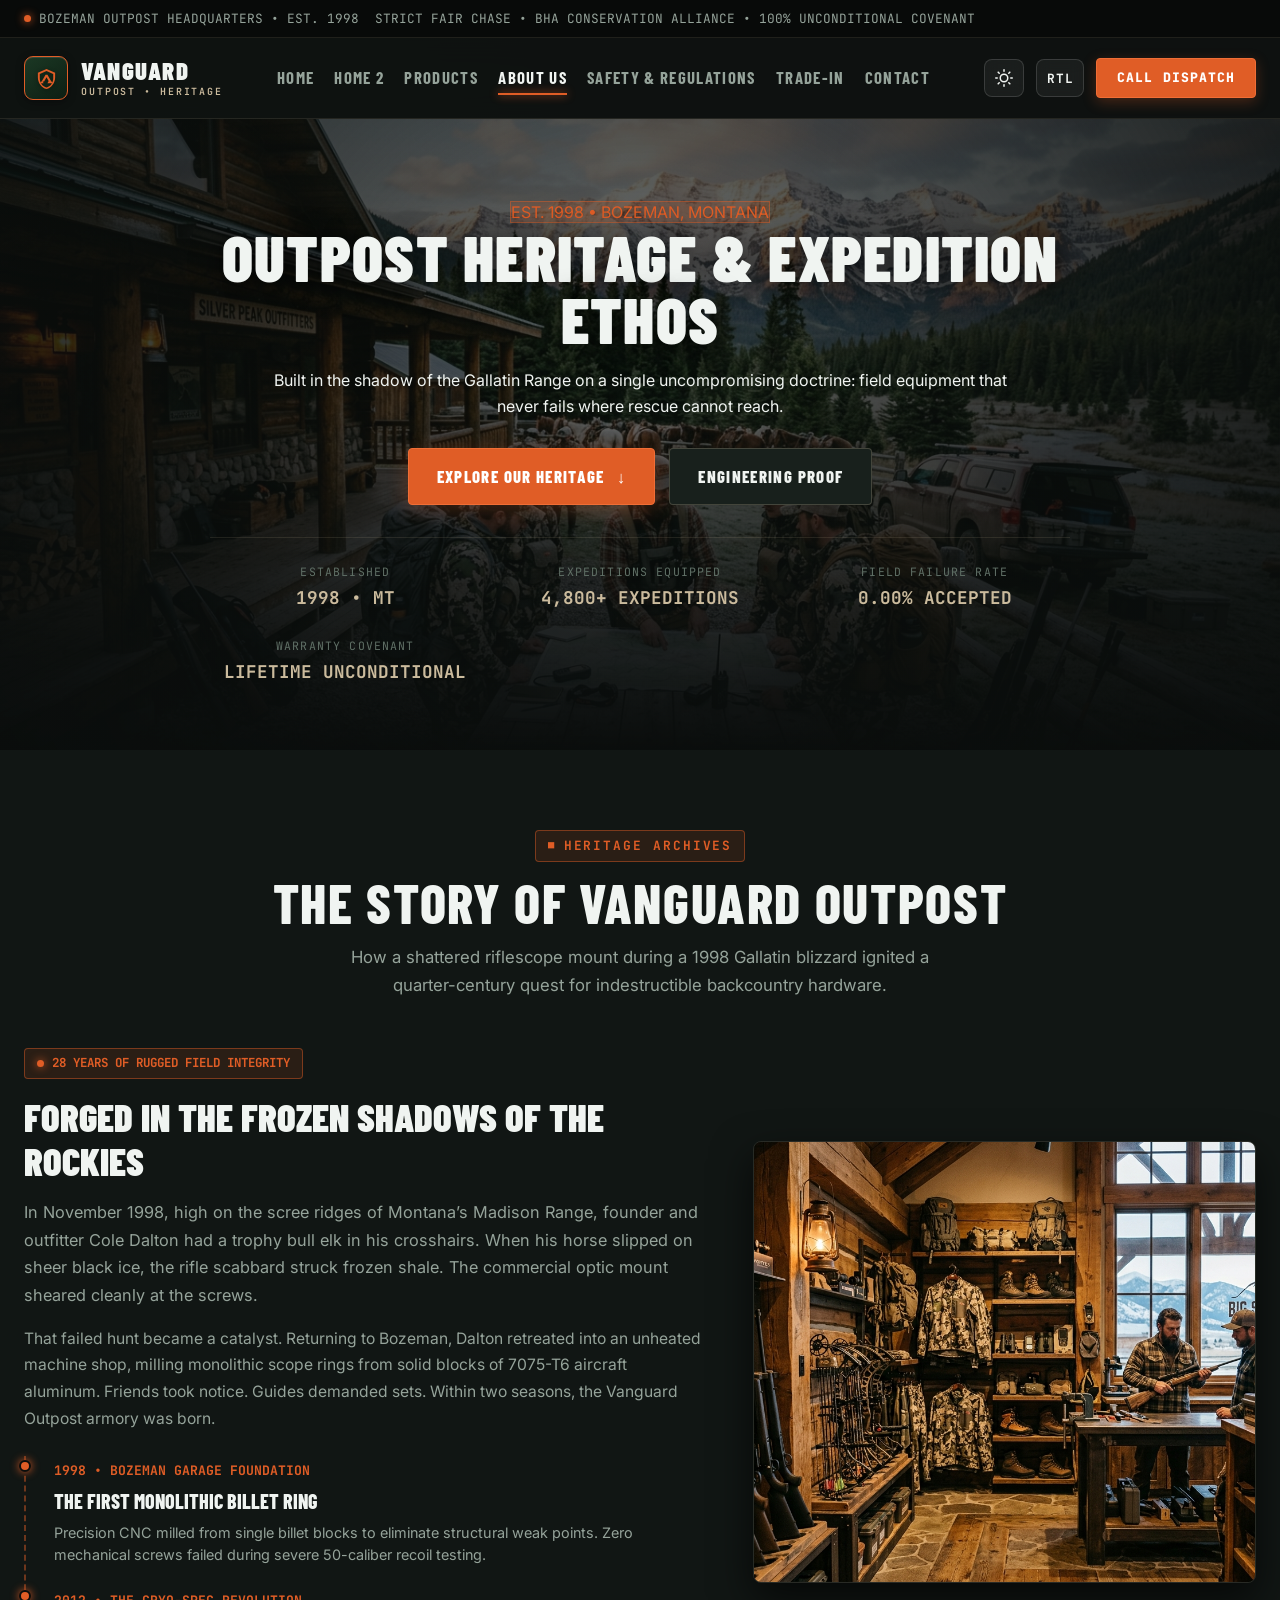
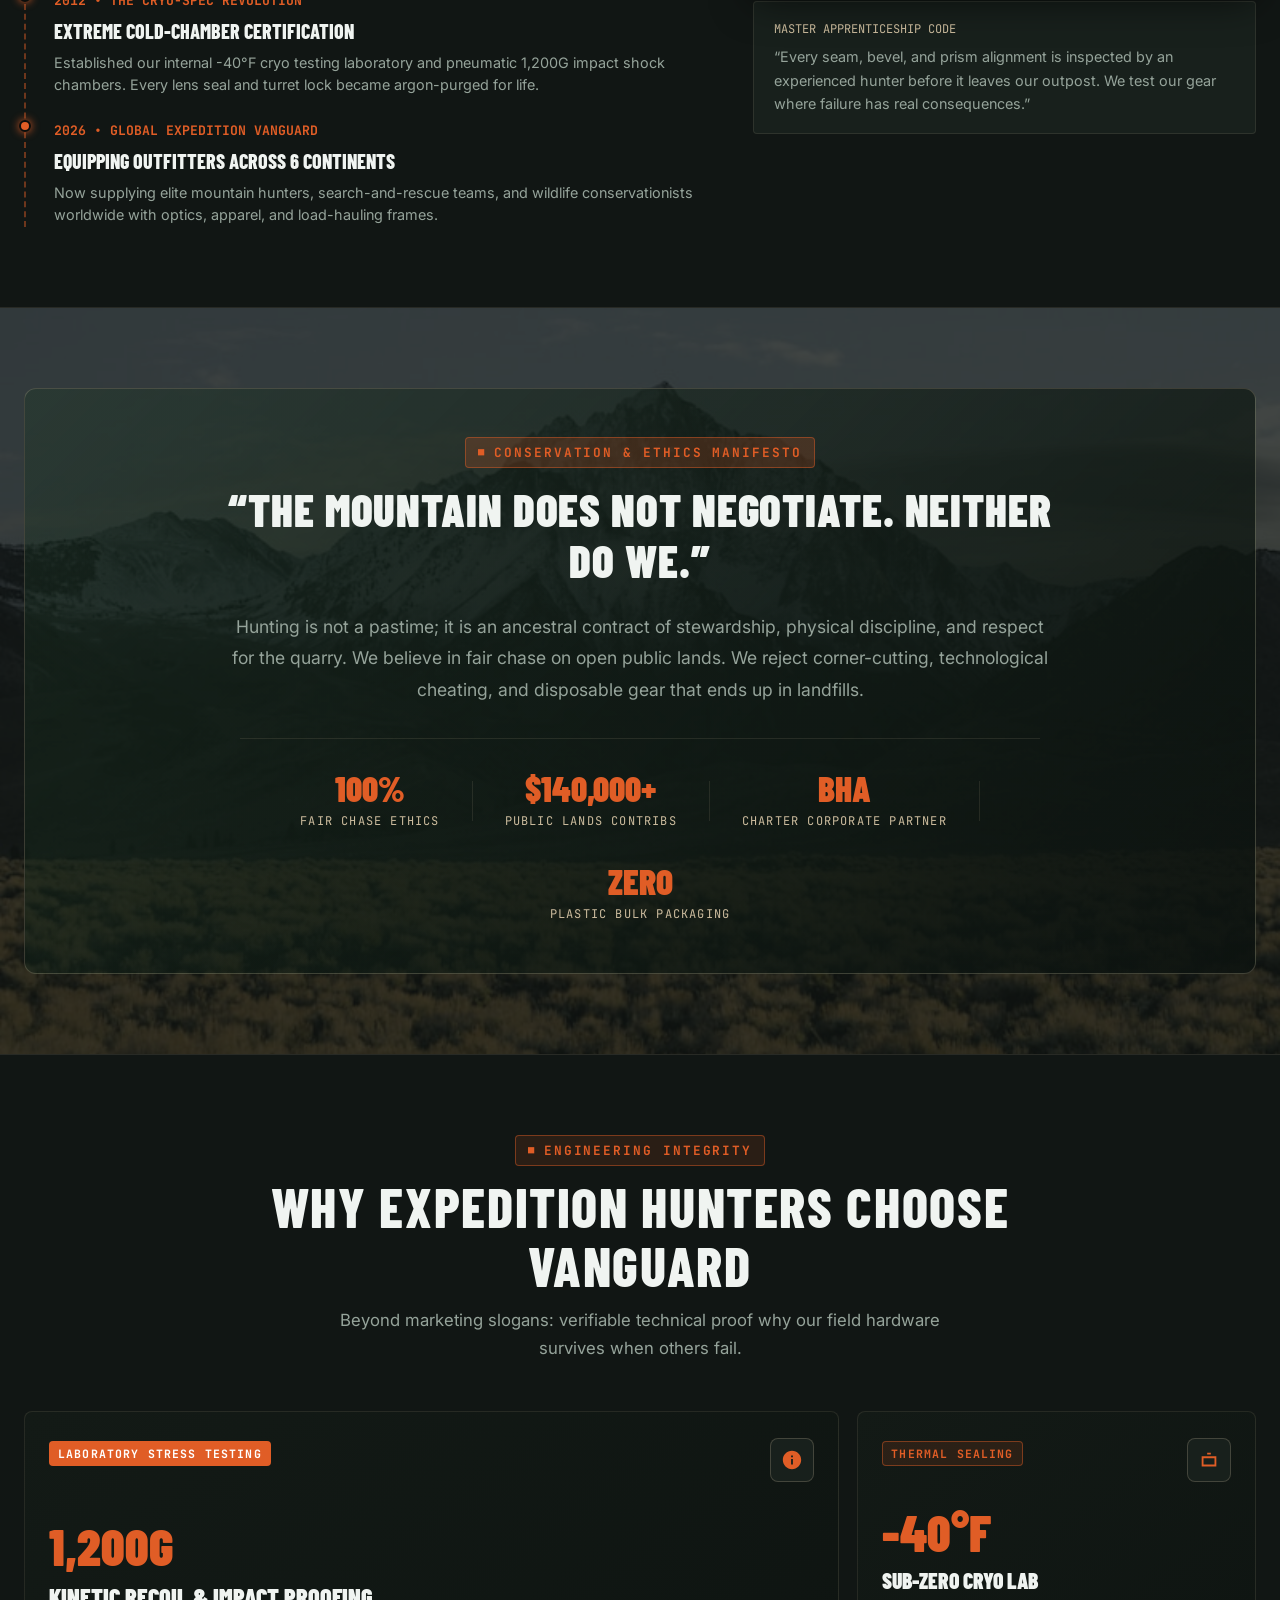
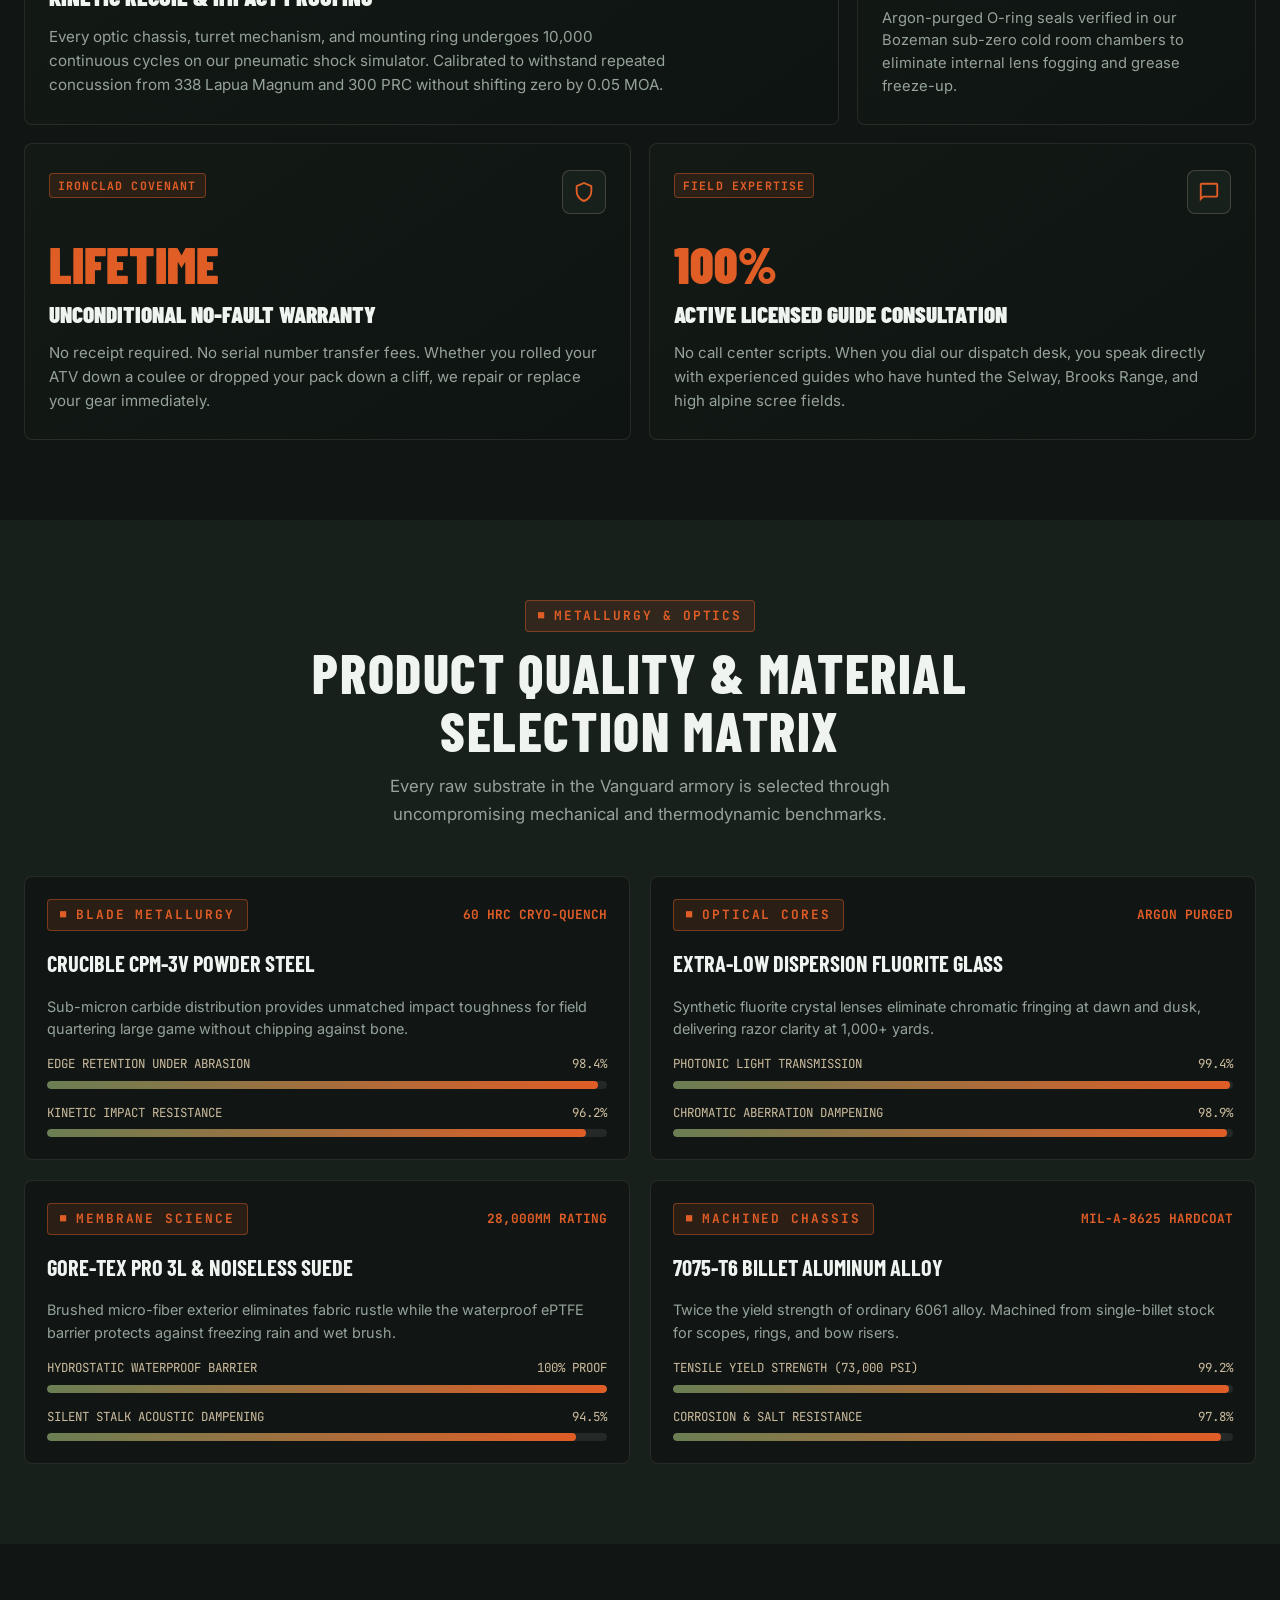
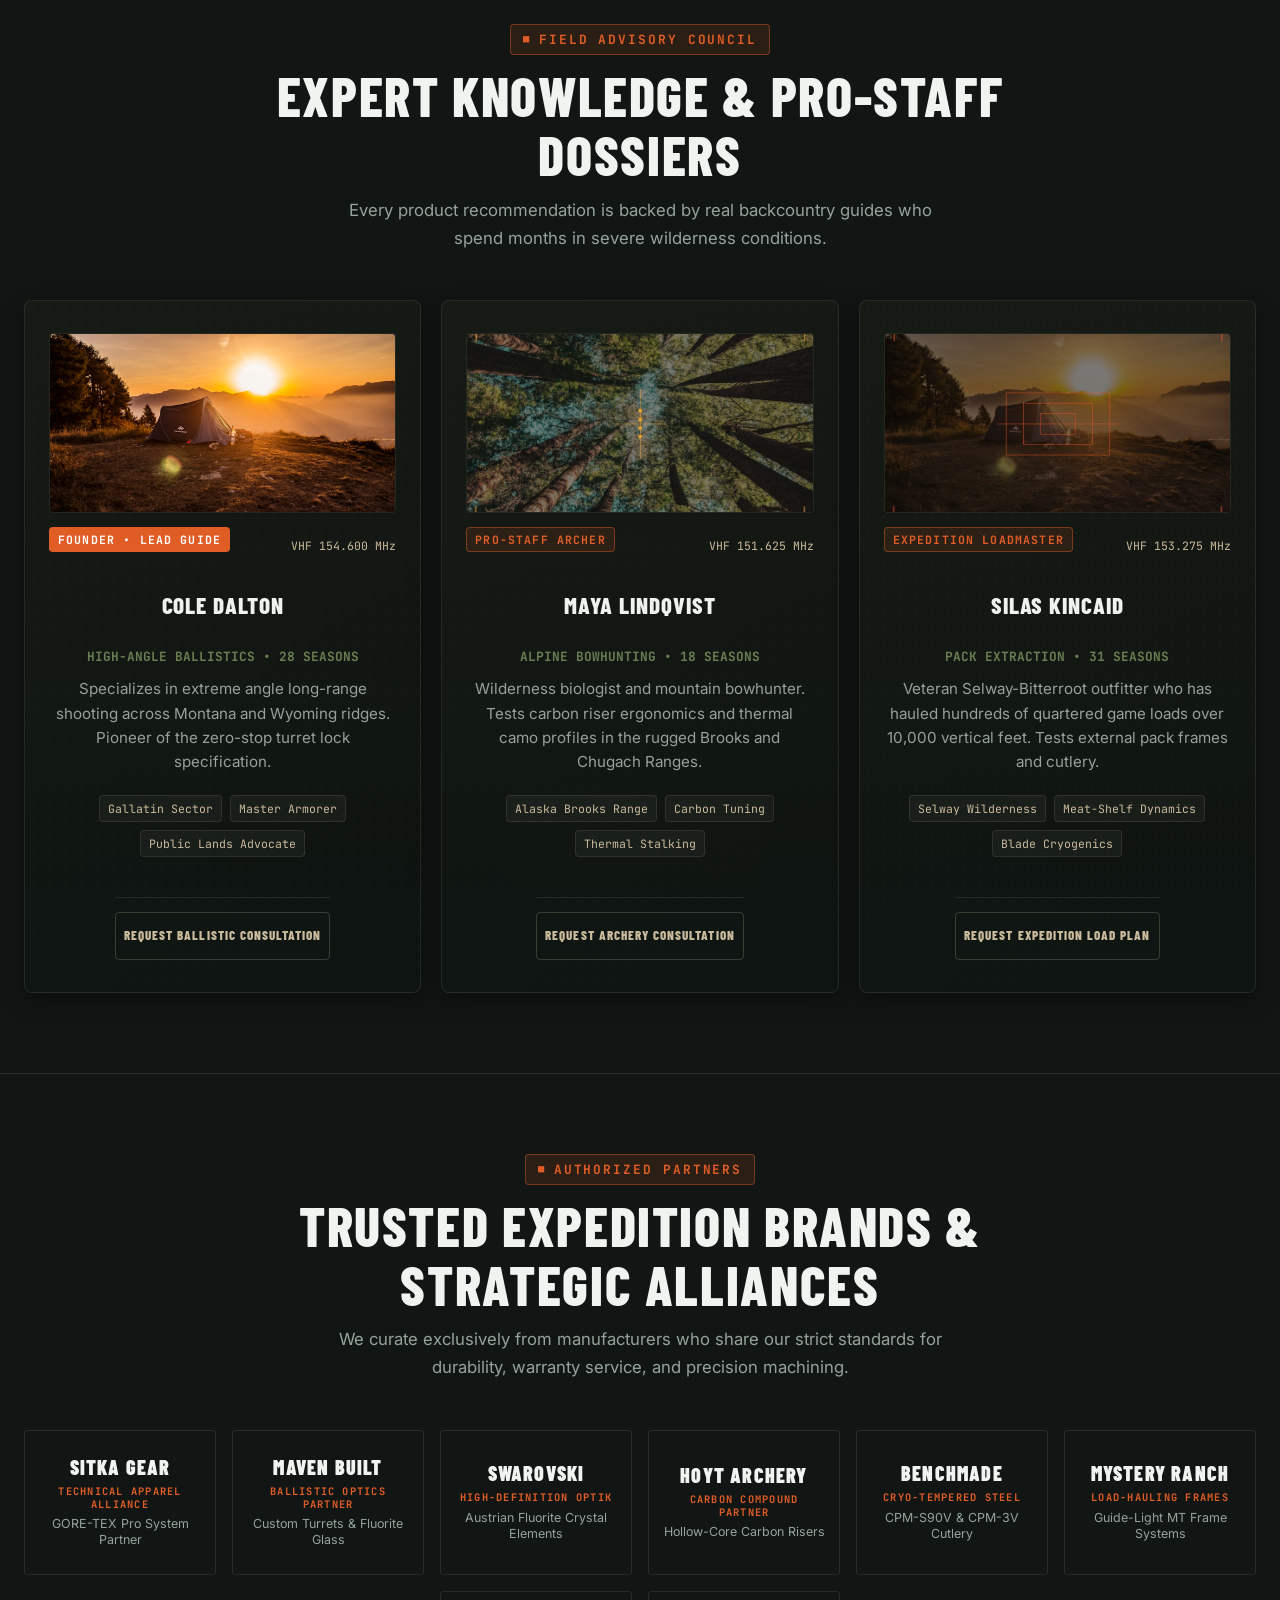
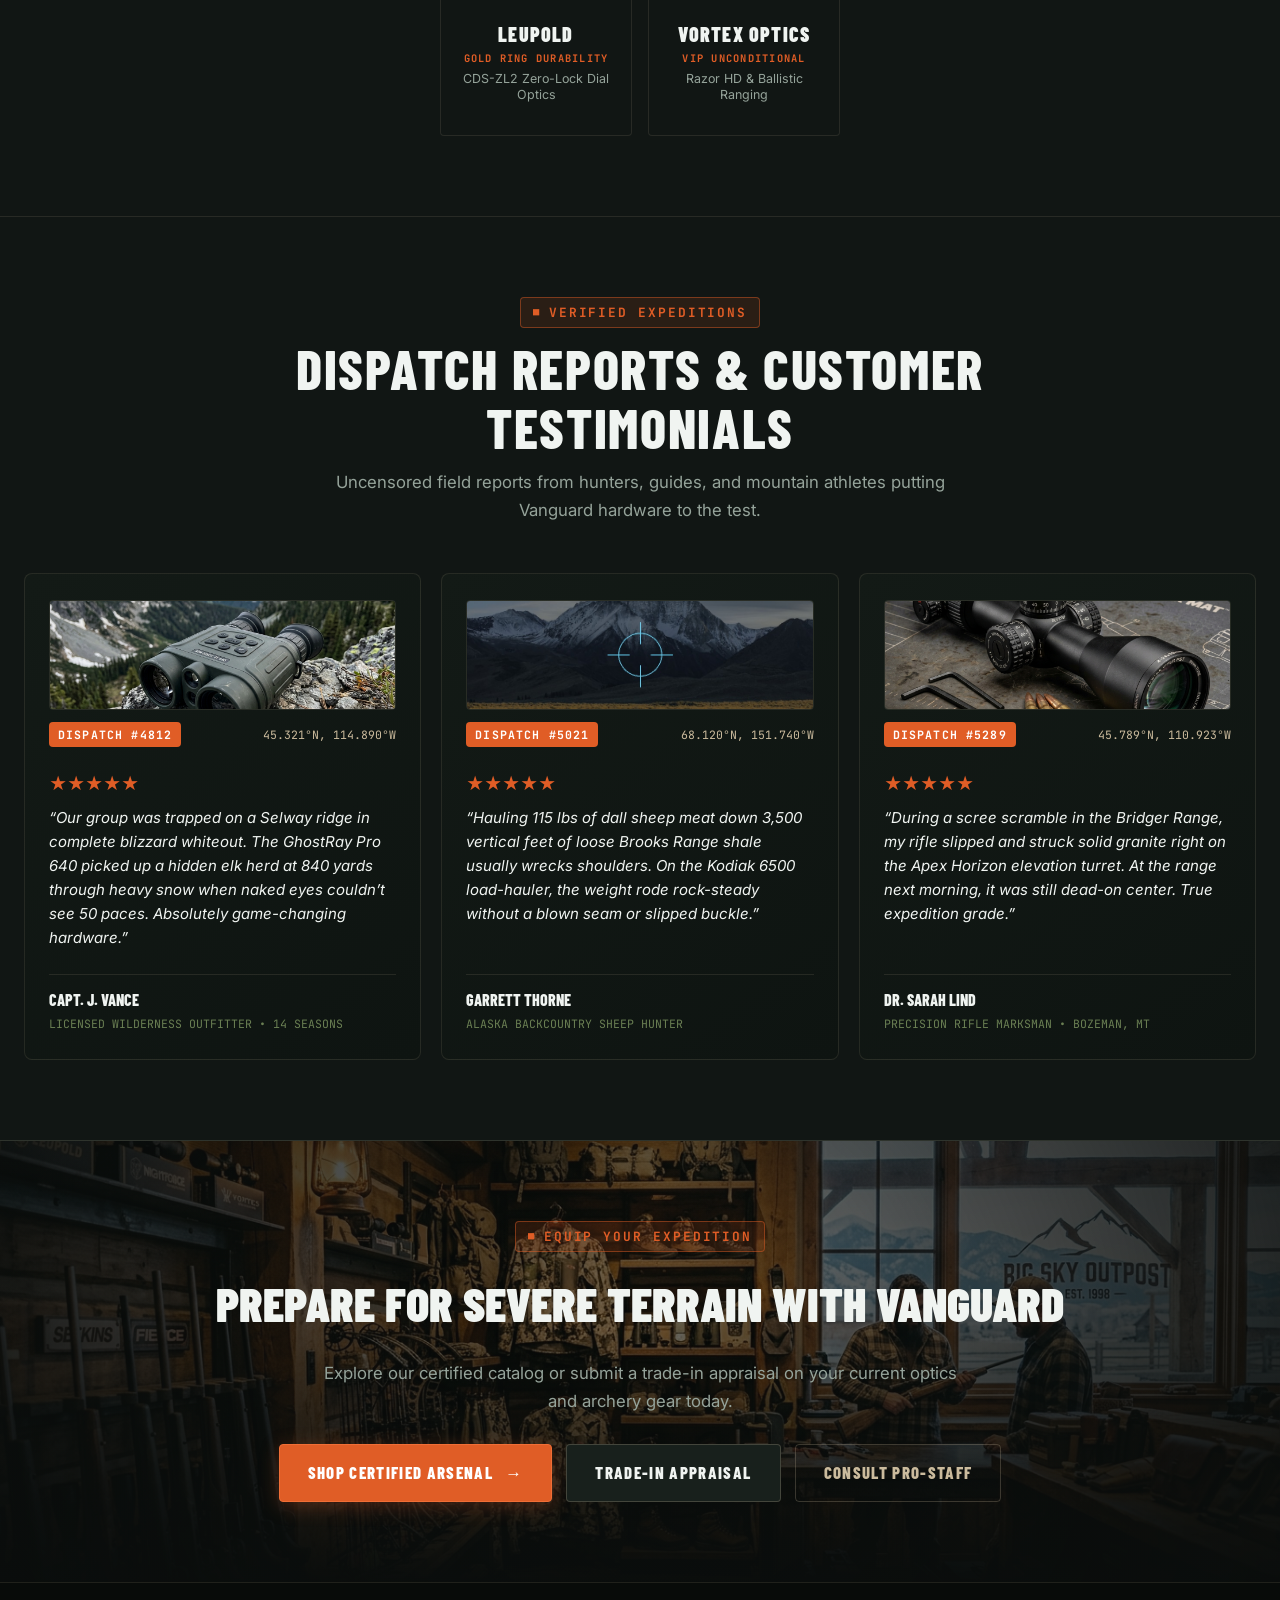
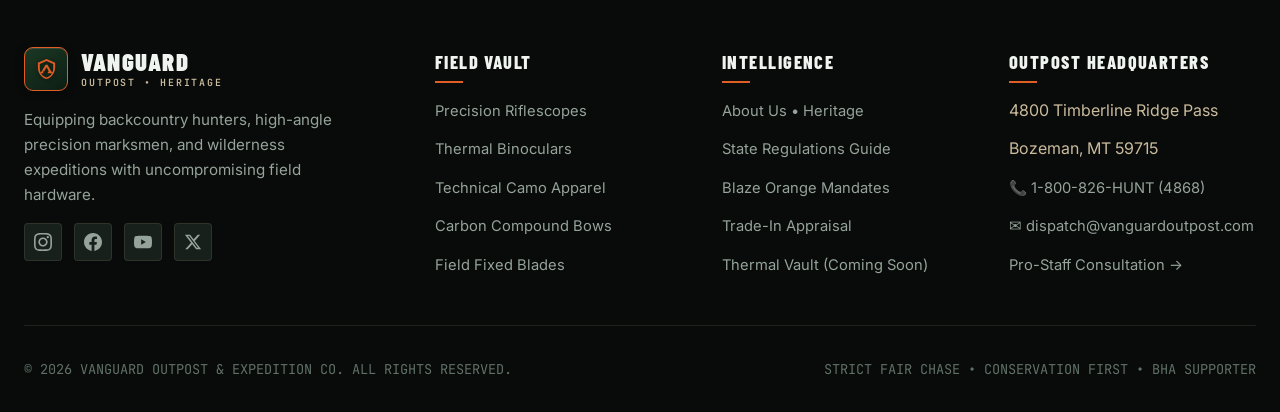
<file: pages/about.html>
<!DOCTYPE html>
<html lang="en" data-theme="dark" dir="ltr">
<head>
  <meta charset="UTF-8">
  <meta name="viewport" content="width=device-width, initial-scale=1.0">
  <title>About Us — Our Heritage, Passion &amp; Expedition Standards | Vanguard Outpost</title>
  <meta name="description" content="Discover the story of Vanguard Outpost &amp; Expedition Co. Founded in 1998 in Bozeman, Montana, equipping hunters with uncompromising gear built for severe wilderness conditions.">
  <meta name="keywords" content="about vanguard outpost, hunting gear heritage, our story, outdoor passion, why choose us, field gear quality, pro staff knowledge, trusted hunting brands, testimonials">
  
  <!-- Open Graph / Meta -->
  <meta property="og:type" content="website">
  <meta property="og:title" content="About Us — Our Heritage, Passion &amp; Expedition Standards | Vanguard Outpost">
  <meta property="og:description" content="Founded in Bozeman, Montana. Learn about our 28-year history, fair chase conservation pledge, pro-staff expertise, and laboratory-tested equipment standards.">
  <meta property="og:image" content="../assets/images/hero-about-story.jpg">
  
  <!-- Favicon -->
  <link rel="icon" type="image/svg+xml" href="../assets/images/favicon.svg">

  <!-- Stylesheets -->
  <link rel="stylesheet" href="../assets/css/style.css">
  <link rel="stylesheet" href="../assets/css/dark-mode.css">
  <link rel="stylesheet" href="../assets/css/rtl.css">
  
  <!-- JSON-LD Structured Data -->
  <script type="application/ld+json">
  {
    "@context": "https://schema.org",
    "@type": "AboutPage",
    "name": "About Vanguard Outpost & Expedition Co.",
    "description": "The heritage, outdoor passion, quality standards, and pro-staff expertise of Vanguard Outpost.",
    "mainEntity": {
      "@type": "SportingGoodsStore",
      "name": "Vanguard Outpost & Expedition Co.",
      "foundingDate": "1998",
      "address": {
        "@type": "PostalAddress",
        "streetAddress": "4800 Timberline Ridge Pass",
        "addressLocality": "Bozeman",
        "addressRegion": "MT",
        "postalCode": "59715",
        "addressCountry": "US"
      },
      "telephone": "+1-800-826-4868",
      "email": "dispatch@vanguardoutpost.com"
    }
  }
  </script>
</head>
<body>
  <a href="#main-content" class="skip-link">Skip to About Us Content</a>

  <!-- TOP TICKER BAR -->
  <aside class="top-ticker-bar" aria-label="Field Telemetry">
    <div class="container top-ticker-inner">
      <div class="ticker-telemetry">
        <span><span class="status-dot"></span> BOZEMAN OUTPOST HEADQUARTERS &bull; EST. 1998</span>
        <span>STRICT FAIR CHASE &bull; BHA CONSERVATION ALLIANCE &bull; 100% UNCONDITIONAL COVENANT</span>
      </div>
    </div>
  </aside>

  <!-- PRIMARY SITE HEADER & NAVBAR -->
  <header class="site-header">
    <div class="container">
      <nav class="navbar" aria-label="Primary Expedition Navigation">
        <a href="index.html" class="brand-logo" aria-label="Vanguard Outpost Home">
          <div class="brand-emblem" aria-hidden="true">
            <svg viewBox="0 0 24 24"><path d="M12 2L3 6v5c0 5.55 3.84 10.74 9 12 5.16-1.26 9-6.45 9-12V6L12 2zm0 2.2l7 3.1v4.7c0 4.4-3.04 8.5-7 9.5-3.96-1-7-5.1-7-9.5V7.3l7-3.1zm-1 3.8l-4 7h2.5l2.5-4.3 2.5 4.3H17l-4-7h-2zm-3.5 6L5.5 17h3.5l-1.5-3zm7 0l-1.5 3H18.5l-2-3z"/></svg>
          </div>
          <div class="brand-text">
            <span class="brand-title">VANGUARD</span>
            <span class="brand-text-sub">OUTPOST &bull; HERITAGE</span>
          </div>
        </a>

        <!-- Desktop Menu -->
        <ul class="nav-menu">
          <li><a href="index.html" class="nav-link">Home</a></li>
          <li><a href="home-2.html" class="nav-link">Home 2</a></li>
          <li><a href="products.html" class="nav-link">Products</a></li>
          <li><a href="about.html" class="nav-link active">About Us</a></li>
          <li><a href="safety-regulations.html" class="nav-link">Safety &amp; Regulations</a></li>
          <li><a href="trade-in.html" class="nav-link">Trade-In</a></li>
          <li><a href="contact.html" class="nav-link">Contact</a></li>
        </ul>

        <div class="navbar-action-group">
          <button type="button" class="theme-toggle-btn" aria-label="Toggle Dark/Light Mode" title="Toggle theme">
            <svg viewBox="0 0 24 24" width="18" height="18" fill="none" stroke="currentColor" stroke-width="2" stroke-linecap="round" stroke-linejoin="round" aria-hidden="true"><circle cx="12" cy="12" r="5"></circle><line x1="12" y1="1" x2="12" y2="3"></line><line x1="12" y1="21" x2="12" y2="23"></line><line x1="4.22" y1="4.22" x2="5.64" y2="5.64"></line><line x1="18.36" y1="18.36" x2="19.78" y2="19.78"></line><line x1="1" y1="12" x2="3" y2="12"></line><line x1="21" y1="12" x2="23" y2="12"></line><line x1="4.22" y1="19.78" x2="5.64" y2="18.36"></line><line x1="18.36" y1="5.64" x2="19.78" y2="4.22"></line></svg>
          </button>
          <button type="button" class="rtl-toggle-btn" aria-label="Toggle RTL Layout" title="Toggle RTL layout">RTL</button>
          <a href="contact.html" class="nav-cta-btn">
            <span>CALL DISPATCH</span>
          </a>
        </div>

        <!-- Mobile Hamburger Toggle -->
        <button type="button" class="mobile-nav-toggle" aria-label="Toggle Mobile Navigation" aria-expanded="false">
          <span></span>
          <span></span>
          <span></span>
        </button>
      </nav>
    </div>
  </header>

  <!-- MOBILE NAVIGATION DRAWER -->
  <div class="mobile-drawer" role="dialog" aria-modal="true" aria-label="Mobile Navigation">
    <div class="mobile-drawer-header">
      <a href="index.html" class="brand-logo" aria-label="Vanguard Outpost Home">
        <div class="brand-emblem" aria-hidden="true">
          <svg viewBox="0 0 24 24"><path d="M12 2L3 6v5c0 5.55 3.84 10.74 9 12 5.16-1.26 9-6.45 9-12V6L12 2zm0 2.2l7 3.1v4.7c0 4.4-3.04 8.5-7 9.5-3.96-1-7-5.1-7-9.5V7.3l7-3.1zm-1 3.8l-4 7h2.5l2.5-4.3 2.5 4.3H17l-4-7h-2zm-3.5 6L5.5 17h3.5l-1.5-3zm7 0l-1.5 3H18.5l-2-3z"/></svg>
        </div>
        <div class="brand-text">
          <span class="brand-title">VANGUARD</span>
          <span class="brand-text-sub">OUTPOST &bull; HERITAGE</span>
        </div>
      </a>
      <button type="button" class="mobile-drawer-close" aria-label="Close Navigation">&times;</button>
    </div>
    <div>
      <ul class="mobile-nav-list">
        <li><a href="index.html" class="mobile-nav-link">Home</a></li>
        <li><a href="home-2.html" class="mobile-nav-link">Home 2</a></li>
        <li><a href="products.html" class="mobile-nav-link">Products</a></li>
        <li><a href="about.html" class="mobile-nav-link active">About Us</a></li>
        <li><a href="safety-regulations.html" class="mobile-nav-link">Safety &amp; Regulations</a></li>
        <li><a href="trade-in.html" class="mobile-nav-link">Trade-In</a></li>
        <li><a href="contact.html" class="mobile-nav-link">Contact</a></li>
      </ul>
      <div class="mobile-drawer-actions">
        <button type="button" class="theme-toggle-btn" aria-label="Toggle Dark/Light Mode" title="Toggle theme">
          <svg viewBox="0 0 24 24" width="18" height="18" fill="none" stroke="currentColor" stroke-width="2" stroke-linecap="round" stroke-linejoin="round" aria-hidden="true"><circle cx="12" cy="12" r="5"></circle><line x1="12" y1="1" x2="12" y2="3"></line><line x1="12" y1="21" x2="12" y2="23"></line><line x1="4.22" y1="4.22" x2="5.64" y2="5.64"></line><line x1="18.36" y1="18.36" x2="19.78" y2="19.78"></line><line x1="1" y1="12" x2="3" y2="12"></line><line x1="21" y1="12" x2="23" y2="12"></line><line x1="4.22" y1="19.78" x2="5.64" y2="18.36"></line><line x1="18.36" y1="5.64" x2="19.78" y2="4.22"></line></svg>
        </button>
        <button type="button" class="rtl-toggle-btn" aria-label="Toggle RTL Layout" title="Toggle RTL layout">RTL</button>
      </div>
    </div>
    <div>
      <a href="contact.html" class="btn btn-primary btn-block">CALL DISPATCH</a>
      <p style="font-family: var(--font-mono); font-size: 0.75rem; color: var(--text-faint); margin-top: 16px; text-align: center;">BOZEMAN, MT &bull; OUTPOST ARMORY</p>
    </div>
  </div>
  <div class="mobile-drawer-backdrop" aria-hidden="true"></div>

  <!-- ==========================================================================
       MAIN CONTENT: ABOUT US PAGE (7 MANDATORY CLIENT SECTIONS)
       ========================================================================== -->
  <main id="main-content">

    <!-- HERO SECTION: CONSISTENT 520PX HEIGHT & BACKGROUND IMAGE -->
    <section class="section-pad subpage-hero" id="about-hero" style="position: relative; overflow: hidden;">
      <div class="hero-1-bg" style="background-image: url('../assets/images/hero-about-story.jpg');"></div>
      <div class="hero-1-overlay"></div>
      <canvas class="topography-canvas" aria-hidden="true" style="position: absolute; inset: 0; pointer-events: none; opacity: 0.28;"></canvas>

      <div class="container hero-content-center" style="position: relative; z-index: 2; text-align: center;">
        <span class="hero-tag" style="background: rgba(224, 93, 38, 0.15); border: 1px solid var(--border-accent); color: var(--color-blaze);">
          EST. 1998 &bull; BOZEMAN, MONTANA
        </span>
        <h1 class="hero-title" style="font-size: clamp(2.2rem, 5vw, 4rem); max-width: 960px; margin: 0 auto 16px;">
          OUTPOST HERITAGE &amp; EXPEDITION ETHOS
        </h1>
        <p class="hero-subtitle" style="max-width: 760px; margin: 0 auto 28px;">
          Built in the shadow of the Gallatin Range on a single uncompromising doctrine: field equipment that never fails where rescue cannot reach.
        </p>

        <div style="display: flex; gap: 14px; justify-content: center; flex-wrap: wrap; margin-bottom: 32px;">
          <a href="#our-story" class="btn btn-primary">
            <span>EXPLORE OUR HERITAGE</span>
            <span class="btn-icon-right" aria-hidden="true">↓</span>
          </a>
          <a href="#why-choose-us" class="btn btn-secondary">
            <span>ENGINEERING PROOF</span>
          </a>
        </div>

        <!-- Telemetry Strip -->
        <div class="hero-telemetry-grid" style="max-width: 860px; margin: 0 auto; border-color: var(--border-subtle);">
          <div class="telem-item" style="text-align: center;">
            <div class="telem-label">ESTABLISHED</div>
            <div class="telem-value">1998 &bull; MT</div>
          </div>
          <div class="telem-item" style="text-align: center;">
            <div class="telem-label">EXPEDITIONS EQUIPPED</div>
            <div class="telem-value">4,800+ EXPEDITIONS</div>
          </div>
          <div class="telem-item" style="text-align: center;">
            <div class="telem-label">FIELD FAILURE RATE</div>
            <div class="telem-value">0.00% ACCEPTED</div>
          </div>
          <div class="telem-item" style="text-align: center;">
            <div class="telem-label">WARRANTY COVENANT</div>
            <div class="telem-value">LIFETIME UNCONDITIONAL</div>
          </div>
        </div>
      </div>
    </section>

    <!-- SECTION 1: OUR STORY (ASYMMETRIC EDITORIAL SPLIT + WAYPOINT TIMELINE) -->
    <section class="section-pad" id="our-story" style="background: var(--bg-surface);">
      <div class="container">
        <div class="section-header">
          <span class="section-tag">HERITAGE ARCHIVES</span>
          <h2 class="section-title">THE STORY OF VANGUARD OUTPOST</h2>
          <p class="section-subtitle">
            How a shattered riflescope mount during a 1998 Gallatin blizzard ignited a quarter-century quest for indestructible backcountry hardware.
          </p>
        </div>

        <div class="story-split-grid">
          <!-- Left Column: Storytelling & Waypoint Timeline -->
          <div>
            <span class="story-lead-badge">
              <span class="status-dot"></span> 28 YEARS OF RUGGED FIELD INTEGRITY
            </span>
            <h3 style="font-family: var(--font-display); font-size: clamp(1.8rem, 3.2vw, 2.4rem); font-weight: 900; color: var(--text-main); margin-bottom: 16px; line-height: 1.15;">
              FORGED IN THE FROZEN SHADOWS OF THE ROCKIES
            </h3>
            <p style="color: var(--text-muted); font-size: 1.02rem; line-height: 1.7; margin-bottom: 16px;">
              In November 1998, high on the scree ridges of Montana’s Madison Range, founder and outfitter Cole Dalton had a trophy bull elk in his crosshairs. When his horse slipped on sheer black ice, the rifle scabbard struck frozen shale. The commercial optic mount sheared cleanly at the screws.
            </p>
            <p style="color: var(--text-muted); font-size: 0.98rem; line-height: 1.7; margin-bottom: 24px;">
              That failed hunt became a catalyst. Returning to Bozeman, Dalton retreated into an unheated machine shop, milling monolithic scope rings from solid blocks of 7075-T6 aircraft aluminum. Friends took notice. Guides demanded sets. Within two seasons, the Vanguard Outpost armory was born.
            </p>

            <!-- Unique Layout: Connected Waypoint Timeline -->
            <div class="waypoint-timeline">
              <div class="waypoint-item">
                <span class="waypoint-year">1998 &bull; BOZEMAN GARAGE FOUNDATION</span>
                <h4 class="waypoint-title">The First Monolithic Billet Ring</h4>
                <p class="waypoint-text">
                  Precision CNC milled from single billet blocks to eliminate structural weak points. Zero mechanical screws failed during severe 50-caliber recoil testing.
                </p>
              </div>

              <div class="waypoint-item">
                <span class="waypoint-year">2012 &bull; THE CRYO-SPEC REVOLUTION</span>
                <h4 class="waypoint-title">Extreme Cold-Chamber Certification</h4>
                <p class="waypoint-text">
                  Established our internal -40°F cryo testing laboratory and pneumatic 1,200G impact shock chambers. Every lens seal and turret lock became argon-purged for life.
                </p>
              </div>

              <div class="waypoint-item">
                <span class="waypoint-year">2026 &bull; GLOBAL EXPEDITION VANGUARD</span>
                <h4 class="waypoint-title">Equipping Outfitters Across 6 Continents</h4>
                <p class="waypoint-text">
                  Now supplying elite mountain hunters, search-and-rescue teams, and wildlife conservationists worldwide with optics, apparel, and load-hauling frames.
                </p>
              </div>
            </div>
          </div>

          <!-- Right Column: Visual Craftsmanship Showcase -->
          <div>
            <div class="story-visual-frame">
              <img src="../assets/images/about-craftsmanship.jpg" alt="Vanguard master gunsmith hand-fitting precision hunting optic zero stop assembly" loading="lazy">
            </div>

            <div style="background: var(--bg-surface-elevated); border: 1px solid var(--border-subtle); border-radius: var(--radius-sm); padding: 18px 20px; margin-top: 18px;">
              <div style="font-family: var(--font-mono); font-size: 0.75rem; color: var(--color-khaki); text-transform: uppercase; margin-bottom: 6px;">MASTER APPRENTICESHIP CODE</div>
              <p style="font-size: 0.9rem; color: var(--text-muted); line-height: 1.6; margin: 0;">
                &ldquo;Every seam, bevel, and prism alignment is inspected by an experienced hunter before it leaves our outpost. We test our gear where failure has real consequences.&rdquo;
              </p>
            </div>
          </div>
        </div>
      </div>
    </section>

    <!-- SECTION 2: OUR OUTDOOR PASSION (FULL-WIDTH MANIFESTO BANNER LAYOUT) -->
    <section class="section-pad" id="outdoor-passion" style="position: relative; overflow: hidden; background: var(--bg-surface); border-top: 1px solid var(--border-subtle); border-bottom: 1px solid var(--border-subtle);">
      <div class="hero-1-bg" style="background-image: url('../assets/images/discipline-alpine.jpg'); opacity: 0.2; filter: saturate(0.7);"></div>
      <div class="container" style="position: relative; z-index: 2;">
        <div class="passion-manifesto-box">
          <span class="section-tag" style="background: rgba(224, 93, 38, 0.2); color: var(--color-blaze); margin-bottom: 16px;">CONSERVATION &amp; ETHICS MANIFESTO</span>
          <blockquote class="manifesto-quote">
            &ldquo;THE MOUNTAIN DOES NOT NEGOTIATE. NEITHER DO WE.&rdquo;
          </blockquote>
          <p style="color: var(--text-muted); font-size: 1.1rem; line-height: 1.8; max-width: 820px; margin: 0 auto 32px;">
            Hunting is not a pastime; it is an ancestral contract of stewardship, physical discipline, and respect for the quarry. We believe in fair chase on open public lands. We reject corner-cutting, technological cheating, and disposable gear that ends up in landfills.
          </p>

          <div class="manifesto-telemetry-row">
            <div style="text-align: center;">
              <div style="font-family: var(--font-display); font-size: 2.2rem; font-weight: 900; color: var(--color-blaze); line-height: 1;">100%</div>
              <div style="font-family: var(--font-mono); font-size: 0.75rem; color: var(--color-khaki); letter-spacing: 0.1em; margin-top: 6px;">FAIR CHASE ETHICS</div>
            </div>
            <div style="width: 1px; height: 40px; background: var(--border-subtle);"></div>
            <div style="text-align: center;">
              <div style="font-family: var(--font-display); font-size: 2.2rem; font-weight: 900; color: var(--color-blaze); line-height: 1;">$140,000+</div>
              <div style="font-family: var(--font-mono); font-size: 0.75rem; color: var(--color-khaki); letter-spacing: 0.1em; margin-top: 6px;">PUBLIC LANDS CONTRIBS</div>
            </div>
            <div style="width: 1px; height: 40px; background: var(--border-subtle);"></div>
            <div style="text-align: center;">
              <div style="font-family: var(--font-display); font-size: 2.2rem; font-weight: 900; color: var(--color-blaze); line-height: 1;">BHA</div>
              <div style="font-family: var(--font-mono); font-size: 0.75rem; color: var(--color-khaki); letter-spacing: 0.1em; margin-top: 6px;">CHARTER CORPORATE PARTNER</div>
            </div>
            <div style="width: 1px; height: 40px; background: var(--border-subtle);"></div>
            <div style="text-align: center;">
              <div style="font-family: var(--font-display); font-size: 2.2rem; font-weight: 900; color: var(--color-blaze); line-height: 1;">ZERO</div>
              <div style="font-family: var(--font-mono); font-size: 0.75rem; color: var(--color-khaki); letter-spacing: 0.1em; margin-top: 6px;">PLASTIC BULK PACKAGING</div>
            </div>
          </div>
        </div>
      </div>
    </section>

    <!-- SECTION 3: WHY CHOOSE US (ASYMMETRIC BENTO-GRID LAYOUT) -->
    <section class="section-pad" id="why-choose-us" style="background: var(--bg-surface);">
      <div class="container">
        <div class="section-header">
          <span class="section-tag">ENGINEERING INTEGRITY</span>
          <h2 class="section-title">WHY EXPEDITION HUNTERS CHOOSE VANGUARD</h2>
          <p class="section-subtitle">
            Beyond marketing slogans: verifiable technical proof why our field hardware survives when others fail.
          </p>
        </div>

        <div class="bento-grid">
          <!-- Cell 1: 1,200G Kinetic Recoil Proofing (Span 8) -->
          <div class="bento-cell bento-col-8">
            <div class="bento-cell-header">
              <span class="card-badge" style="background: var(--color-blaze); color: #fff;">LABORATORY STRESS TESTING</span>
              <div class="bento-icon-badge" aria-hidden="true">
                <svg viewBox="0 0 24 24" width="22" height="22" fill="currentColor"><path d="M12 2C6.48 2 2 6.48 2 12s4.48 10 10 10 10-4.48 10-10S17.52 2 12 2zm1 15h-2v-6h2v6zm0-8h-2V7h2v2z"/></svg>
              </div>
            </div>
            <div>
              <div class="bento-metric-large">1,200G</div>
              <h3 style="font-family: var(--font-display); font-size: 1.5rem; font-weight: 900; color: var(--text-main); margin-bottom: 8px;">
                KINETIC RECOIL &amp; IMPACT PROOFING
              </h3>
              <p style="color: var(--text-muted); font-size: 0.95rem; line-height: 1.6; max-width: 620px; margin: 0;">
                Every optic chassis, turret mechanism, and mounting ring undergoes 10,000 continuous cycles on our pneumatic shock simulator. Calibrated to withstand repeated concussion from 338 Lapua Magnum and 300 PRC without shifting zero by 0.05 MOA.
              </p>
            </div>
          </div>

          <!-- Cell 2: Sub-Zero Cryo Proofing (Span 4) -->
          <div class="bento-cell bento-col-4">
            <div class="bento-cell-header">
              <span class="card-badge">THERMAL SEALING</span>
              <div class="bento-icon-badge" aria-hidden="true">
                <svg viewBox="0 0 24 24" width="22" height="22" fill="currentColor"><path d="M14 6V4h-4v2h4zM4 8v11h16V8H4zm14 9H6v-7h12v7z"/></svg>
              </div>
            </div>
            <div>
              <div class="bento-metric-large">-40°F</div>
              <h3 style="font-family: var(--font-display); font-size: 1.35rem; font-weight: 900; color: var(--text-main); margin-bottom: 8px;">
                SUB-ZERO CRYO LAB
              </h3>
              <p style="color: var(--text-muted); font-size: 0.92rem; line-height: 1.55; margin: 0;">
                Argon-purged O-ring seals verified in our Bozeman sub-zero cold room chambers to eliminate internal lens fogging and grease freeze-up.
              </p>
            </div>
          </div>

          <!-- Cell 3: Lifetime Unconditional Warranty (Span 6) -->
          <div class="bento-cell bento-col-6">
            <div class="bento-cell-header">
              <span class="card-badge">IRONCLAD COVENANT</span>
              <div class="bento-icon-badge" aria-hidden="true">
                <svg viewBox="0 0 24 24" width="22" height="22" fill="currentColor"><path d="M12 1L3 5v6c0 5.55 3.84 10.74 9 12 5.16-1.26 9-6.45 9-12V5l-9-4zm0 2.18l7 3.12v4.7c0 4.41-3.04 8.53-7 9.53-3.96-1-7-5.12-7-9.53V6.3l7-3.12z"/></svg>
              </div>
            </div>
            <div>
              <div class="bento-metric-large">LIFETIME</div>
              <h3 style="font-family: var(--font-display); font-size: 1.45rem; font-weight: 900; color: var(--text-main); margin-bottom: 8px;">
                UNCONDITIONAL NO-FAULT WARRANTY
              </h3>
              <p style="color: var(--text-muted); font-size: 0.94rem; line-height: 1.6; margin: 0;">
                No receipt required. No serial number transfer fees. Whether you rolled your ATV down a coulee or dropped your pack down a cliff, we repair or replace your gear immediately.
              </p>
            </div>
          </div>

          <!-- Cell 4: Pro-Staff Consultation (Span 6) -->
          <div class="bento-cell bento-col-6">
            <div class="bento-cell-header">
              <span class="card-badge">FIELD EXPERTISE</span>
              <div class="bento-icon-badge" aria-hidden="true">
                <svg viewBox="0 0 24 24" width="22" height="22" fill="currentColor"><path d="M20 2H4c-1.1 0-2 .9-2 2v18l4-4h14c1.1 0 2-.9 2-2V4c0-1.1-.9-2-2-2zm0 14H5.17L4 17.17V4h16v12z"/></svg>
              </div>
            </div>
            <div>
              <div class="bento-metric-large">100%</div>
              <h3 style="font-family: var(--font-display); font-size: 1.45rem; font-weight: 900; color: var(--text-main); margin-bottom: 8px;">
                ACTIVE LICENSED GUIDE CONSULTATION
              </h3>
              <p style="color: var(--text-muted); font-size: 0.94rem; line-height: 1.6; margin: 0;">
                No call center scripts. When you dial our dispatch desk, you speak directly with experienced guides who have hunted the Selway, Brooks Range, and high alpine scree fields.
              </p>
            </div>
          </div>
        </div>
      </div>
    </section>

    <!-- SECTION 4: PRODUCT QUALITY & SELECTION (TECHNICAL PROGRESS MATRIX) -->
    <section class="section-pad" id="product-quality" style="background: var(--bg-surface-elevated);">
      <div class="container">
        <div class="section-header">
          <span class="section-tag">METALLURGY &amp; OPTICS</span>
          <h2 class="section-title">PRODUCT QUALITY &amp; MATERIAL SELECTION MATRIX</h2>
          <p class="section-subtitle">
            Every raw substrate in the Vanguard armory is selected through uncompromising mechanical and thermodynamic benchmarks.
          </p>
        </div>

        <div class="grid-2" style="gap: 20px;">
          <!-- Matrix Card 1: CPM-3V Powder Steel -->
          <div class="material-matrix-card">
            <div style="display: flex; justify-content: space-between; align-items: baseline;">
              <span class="section-tag" style="margin: 0;">BLADE METALLURGY</span>
              <span style="font-family: var(--font-mono); font-size: 0.8rem; color: var(--color-blaze); font-weight: 700;">60 HRC CRYO-QUENCH</span>
            </div>
            <h3 style="font-family: var(--font-display); font-size: 1.4rem; color: var(--text-main); margin: 0;">
              CRUCIBLE CPM-3V POWDER STEEL
            </h3>
            <p style="color: var(--text-muted); font-size: 0.9rem; line-height: 1.55; margin: 0;">
              Sub-micron carbide distribution provides unmatched impact toughness for field quartering large game without chipping against bone.
            </p>
            
            <div>
              <div style="display: flex; justify-content: space-between; font-size: 0.78rem; font-family: var(--font-mono); color: var(--color-khaki);">
                <span>EDGE RETENTION UNDER ABRASION</span>
                <span>98.4%</span>
              </div>
              <div class="spec-meter-bar"><div class="spec-meter-fill" style="width: 98.4%;"></div></div>
            </div>

            <div>
              <div style="display: flex; justify-content: space-between; font-size: 0.78rem; font-family: var(--font-mono); color: var(--color-khaki);">
                <span>KINETIC IMPACT RESISTANCE</span>
                <span>96.2%</span>
              </div>
              <div class="spec-meter-bar"><div class="spec-meter-fill" style="width: 96.2%;"></div></div>
            </div>
          </div>

          <!-- Matrix Card 2: HD Fluorite Glass Elements -->
          <div class="material-matrix-card">
            <div style="display: flex; justify-content: space-between; align-items: baseline;">
              <span class="section-tag" style="margin: 0;">OPTICAL CORES</span>
              <span style="font-family: var(--font-mono); font-size: 0.8rem; color: var(--color-blaze); font-weight: 700;">ARGON PURGED</span>
            </div>
            <h3 style="font-family: var(--font-display); font-size: 1.4rem; color: var(--text-main); margin: 0;">
              EXTRA-LOW DISPERSION FLUORITE GLASS
            </h3>
            <p style="color: var(--text-muted); font-size: 0.9rem; line-height: 1.55; margin: 0;">
              Synthetic fluorite crystal lenses eliminate chromatic fringing at dawn and dusk, delivering razor clarity at 1,000+ yards.
            </p>
            
            <div>
              <div style="display: flex; justify-content: space-between; font-size: 0.78rem; font-family: var(--font-mono); color: var(--color-khaki);">
                <span>PHOTONIC LIGHT TRANSMISSION</span>
                <span>99.4%</span>
              </div>
              <div class="spec-meter-bar"><div class="spec-meter-fill" style="width: 99.4%;"></div></div>
            </div>

            <div>
              <div style="display: flex; justify-content: space-between; font-size: 0.78rem; font-family: var(--font-mono); color: var(--color-khaki);">
                <span>CHROMATIC ABERRATION DAMPENING</span>
                <span>98.9%</span>
              </div>
              <div class="spec-meter-bar"><div class="spec-meter-fill" style="width: 98.9%;"></div></div>
            </div>
          </div>

          <!-- Matrix Card 3: GORE-TEX Pro 3-Layer Shell -->
          <div class="material-matrix-card">
            <div style="display: flex; justify-content: space-between; align-items: baseline;">
              <span class="section-tag" style="margin: 0;">MEMBRANE SCIENCE</span>
              <span style="font-family: var(--font-mono); font-size: 0.8rem; color: var(--color-blaze); font-weight: 700;">28,000MM RATING</span>
            </div>
            <h3 style="font-family: var(--font-display); font-size: 1.4rem; color: var(--text-main); margin: 0;">
              GORE-TEX PRO 3L &amp; NOISELESS SUEDE
            </h3>
            <p style="color: var(--text-muted); font-size: 0.9rem; line-height: 1.55; margin: 0;">
              Brushed micro-fiber exterior eliminates fabric rustle while the waterproof ePTFE barrier protects against freezing rain and wet brush.
            </p>
            
            <div>
              <div style="display: flex; justify-content: space-between; font-size: 0.78rem; font-family: var(--font-mono); color: var(--color-khaki);">
                <span>HYDROSTATIC WATERPROOF BARRIER</span>
                <span>100% PROOF</span>
              </div>
              <div class="spec-meter-bar"><div class="spec-meter-fill" style="width: 100%;"></div></div>
            </div>

            <div>
              <div style="display: flex; justify-content: space-between; font-size: 0.78rem; font-family: var(--font-mono); color: var(--color-khaki);">
                <span>SILENT STALK ACOUSTIC DAMPENING</span>
                <span>94.5%</span>
              </div>
              <div class="spec-meter-bar"><div class="spec-meter-fill" style="width: 94.5%;"></div></div>
            </div>
          </div>

          <!-- Matrix Card 4: 7075-T6 Aerospace Aluminum -->
          <div class="material-matrix-card">
            <div style="display: flex; justify-content: space-between; align-items: baseline;">
              <span class="section-tag" style="margin: 0;">MACHINED CHASSIS</span>
              <span style="font-family: var(--font-mono); font-size: 0.8rem; color: var(--color-blaze); font-weight: 700;">MIL-A-8625 HARDCOAT</span>
            </div>
            <h3 style="font-family: var(--font-display); font-size: 1.4rem; color: var(--text-main); margin: 0;">
              7075-T6 BILLET ALUMINUM ALLOY
            </h3>
            <p style="color: var(--text-muted); font-size: 0.9rem; line-height: 1.55; margin: 0;">
              Twice the yield strength of ordinary 6061 alloy. Machined from single-billet stock for scopes, rings, and bow risers.
            </p>
            
            <div>
              <div style="display: flex; justify-content: space-between; font-size: 0.78rem; font-family: var(--font-mono); color: var(--color-khaki);">
                <span>TENSILE YIELD STRENGTH (73,000 PSI)</span>
                <span>99.2%</span>
              </div>
              <div class="spec-meter-bar"><div class="spec-meter-fill" style="width: 99.2%;"></div></div>
            </div>

            <div>
              <div style="display: flex; justify-content: space-between; font-size: 0.78rem; font-family: var(--font-mono); color: var(--color-khaki);">
                <span>CORROSION &amp; SALT RESISTANCE</span>
                <span>97.8%</span>
              </div>
              <div class="spec-meter-bar"><div class="spec-meter-fill" style="width: 97.8%;"></div></div>
            </div>
          </div>
        </div>
      </div>
    </section>

    <!-- SECTION 5: EXPERT KNOWLEDGE (PRO-STAFF OUTFITTER DOSSIERS) -->
    <section class="section-pad" id="expert-knowledge" style="background: var(--bg-surface);">
      <div class="container">
        <div class="section-header">
          <span class="section-tag">FIELD ADVISORY COUNCIL</span>
          <h2 class="section-title">EXPERT KNOWLEDGE &amp; PRO-STAFF DOSSIERS</h2>
          <p class="section-subtitle">
            Every product recommendation is backed by real backcountry guides who spend months in severe wilderness conditions.
          </p>
        </div>

        <div class="grid-3" style="gap: 20px;">
          <!-- Pro-Staff 1: Cole Dalton -->
          <article class="tilt-card" style="display: flex; flex-direction: column; justify-content: space-between;">
            <div>
              <div class="card-img-wrap" style="height: 180px; margin-bottom: 14px; border-radius: var(--radius-sm); overflow: hidden; border: 1px solid var(--border-subtle);">
                <img src="../assets/images/hero-hunter-dawn.jpg" alt="Cole Dalton scouting high-angle terrain at dawn" loading="lazy" style="width: 100%; height: 100%; object-fit: cover; display: block;">
              </div>
              <div style="display: flex; justify-content: space-between; align-items: center; margin-bottom: 12px;">
                <span class="card-badge" style="background: var(--color-blaze); color: #fff;">FOUNDER &bull; LEAD GUIDE</span>
                <span style="font-family: var(--font-mono); font-size: 0.72rem; color: var(--color-khaki);">VHF 154.600 MHz</span>
              </div>
              <h3 class="card-title">COLE DALTON</h3>
              <div style="font-family: var(--font-mono); font-size: 0.8rem; color: var(--color-olive-light); font-weight: 700; margin-bottom: 10px;">
                HIGH-ANGLE BALLISTICS &bull; 28 SEASONS
              </div>
              <p class="card-desc">
                Specializes in extreme angle long-range shooting across Montana and Wyoming ridges. Pioneer of the zero-stop turret lock specification.
              </p>
              <div class="card-specs-list" style="margin-top: 14px;">
                <span class="spec-chip">Gallatin Sector</span>
                <span class="spec-chip">Master Armorer</span>
                <span class="spec-chip">Public Lands Advocate</span>
              </div>
            </div>
            <div style="margin-top: 20px; padding-top: 14px; border-top: 1px solid var(--border-subtle);">
              <a href="contact.html?gear=ColeDaltonConsult" class="btn btn-outline btn-block" style="font-size: 0.82rem; padding: 8px;">
                REQUEST BALLISTIC CONSULTATION
              </a>
            </div>
          </article>

          <!-- Pro-Staff 2: Maya Lindqvist -->
          <article class="tilt-card" style="display: flex; flex-direction: column; justify-content: space-between;">
            <div>
              <div class="card-img-wrap" style="height: 180px; margin-bottom: 14px; border-radius: var(--radius-sm); overflow: hidden; border: 1px solid var(--border-subtle);">
                <img src="../assets/images/report-montana-archery-elk.jpg" alt="Maya Lindqvist tuning carbon compound bow in alpine timber" loading="lazy" style="width: 100%; height: 100%; object-fit: cover; display: block;">
              </div>
              <div style="display: flex; justify-content: space-between; align-items: center; margin-bottom: 12px;">
                <span class="card-badge">PRO-STAFF ARCHER</span>
                <span style="font-family: var(--font-mono); font-size: 0.72rem; color: var(--color-khaki);">VHF 151.625 MHz</span>
              </div>
              <h3 class="card-title">MAYA LINDQVIST</h3>
              <div style="font-family: var(--font-mono); font-size: 0.8rem; color: var(--color-olive-light); font-weight: 700; margin-bottom: 10px;">
                ALPINE BOWHUNTING &bull; 18 SEASONS
              </div>
              <p class="card-desc">
                Wilderness biologist and mountain bowhunter. Tests carbon riser ergonomics and thermal camo profiles in the rugged Brooks and Chugach Ranges.
              </p>
              <div class="card-specs-list" style="margin-top: 14px;">
                <span class="spec-chip">Alaska Brooks Range</span>
                <span class="spec-chip">Carbon Tuning</span>
                <span class="spec-chip">Thermal Stalking</span>
              </div>
            </div>
            <div style="margin-top: 20px; padding-top: 14px; border-top: 1px solid var(--border-subtle);">
              <a href="contact.html?gear=MayaBowTuning" class="btn btn-outline btn-block" style="font-size: 0.82rem; padding: 8px;">
                REQUEST ARCHERY CONSULTATION
              </a>
            </div>
          </article>

          <!-- Pro-Staff 3: Silas Kincaid -->
          <article class="tilt-card" style="display: flex; flex-direction: column; justify-content: space-between;">
            <div>
              <div class="card-img-wrap" style="height: 180px; margin-bottom: 14px; border-radius: var(--radius-sm); overflow: hidden; border: 1px solid var(--border-subtle);">
                <img src="../assets/images/report-yukon-moose-packout.jpg" alt="Silas Kincaid testing external frame pack load hauling in Yukon wilderness" loading="lazy" style="width: 100%; height: 100%; object-fit: cover; display: block;">
              </div>
              <div style="display: flex; justify-content: space-between; align-items: center; margin-bottom: 12px;">
                <span class="card-badge">EXPEDITION LOADMASTER</span>
                <span style="font-family: var(--font-mono); font-size: 0.72rem; color: var(--color-khaki);">VHF 153.275 MHz</span>
              </div>
              <h3 class="card-title">SILAS KINCAID</h3>
              <div style="font-family: var(--font-mono); font-size: 0.8rem; color: var(--color-olive-light); font-weight: 700; margin-bottom: 10px;">
                PACK EXTRACTION &bull; 31 SEASONS
              </div>
              <p class="card-desc">
                Veteran Selway-Bitterroot outfitter who has hauled hundreds of quartered game loads over 10,000 vertical feet. Tests external pack frames and cutlery.
              </p>
              <div class="card-specs-list" style="margin-top: 14px;">
                <span class="spec-chip">Selway Wilderness</span>
                <span class="spec-chip">Meat-Shelf Dynamics</span>
                <span class="spec-chip">Blade Cryogenics</span>
              </div>
            </div>
            <div style="margin-top: 20px; padding-top: 14px; border-top: 1px solid var(--border-subtle);">
              <a href="contact.html?gear=SilasPackFit" class="btn btn-outline btn-block" style="font-size: 0.82rem; padding: 8px;">
                REQUEST EXPEDITION LOAD PLAN
              </a>
            </div>
          </article>
        </div>
      </div>
    </section>

    <!-- SECTION 6: TRUSTED BRANDS (SHOWCASE RIBBON & PARTNER DIRECTORY) -->
    <section class="section-pad" id="trusted-brands" style="background: var(--bg-surface); border-top: 1px solid var(--border-subtle); border-bottom: 1px solid var(--border-subtle);">
      <div class="container">
        <div class="section-header">
          <span class="section-tag">AUTHORIZED PARTNERS</span>
          <h2 class="section-title">TRUSTED EXPEDITION BRANDS &amp; STRATEGIC ALLIANCES</h2>
          <p class="section-subtitle">
            We curate exclusively from manufacturers who share our strict standards for durability, warranty service, and precision machining.
          </p>
        </div>

        <div class="brand-partner-grid">
          <div class="brand-partner-cell">
            <span class="brand-partner-name">SITKA GEAR</span>
            <span class="brand-partner-tier">TECHNICAL APPAREL ALLIANCE</span>
            <span class="brand-partner-detail">GORE-TEX Pro System Partner</span>
          </div>

          <div class="brand-partner-cell">
            <span class="brand-partner-name">MAVEN BUILT</span>
            <span class="brand-partner-tier">BALLISTIC OPTICS PARTNER</span>
            <span class="brand-partner-detail">Custom Turrets &amp; Fluorite Glass</span>
          </div>

          <div class="brand-partner-cell">
            <span class="brand-partner-name">SWAROVSKI</span>
            <span class="brand-partner-tier">HIGH-DEFINITION OPTIK</span>
            <span class="brand-partner-detail">Austrian Fluorite Crystal Elements</span>
          </div>

          <div class="brand-partner-cell">
            <span class="brand-partner-name">HOYT ARCHERY</span>
            <span class="brand-partner-tier">CARBON COMPOUND PARTNER</span>
            <span class="brand-partner-detail">Hollow-Core Carbon Risers</span>
          </div>

          <div class="brand-partner-cell">
            <span class="brand-partner-name">BENCHMADE</span>
            <span class="brand-partner-tier">CRYO-TEMPERED STEEL</span>
            <span class="brand-partner-detail">CPM-S90V &amp; CPM-3V Cutlery</span>
          </div>

          <div class="brand-partner-cell">
            <span class="brand-partner-name">MYSTERY RANCH</span>
            <span class="brand-partner-tier">LOAD-HAULING FRAMES</span>
            <span class="brand-partner-detail">Guide-Light MT Frame Systems</span>
          </div>

          <div class="brand-partner-cell">
            <span class="brand-partner-name">LEUPOLD</span>
            <span class="brand-partner-tier">GOLD RING DURABILITY</span>
            <span class="brand-partner-detail">CDS-ZL2 Zero-Lock Dial Optics</span>
          </div>

          <div class="brand-partner-cell">
            <span class="brand-partner-name">VORTEX OPTICS</span>
            <span class="brand-partner-tier">VIP UNCONDITIONAL</span>
            <span class="brand-partner-detail">Razor HD &amp; Ballistic Ranging</span>
          </div>
        </div>
      </div>
    </section>

    <!-- SECTION 7: TESTIMONIALS (EDITORIAL FIELD DISPATCHES) -->
    <section class="section-pad" id="testimonials" style="background: var(--bg-surface);">
      <div class="container">
        <div class="section-header">
          <span class="section-tag">VERIFIED EXPEDITIONS</span>
          <h2 class="section-title">DISPATCH REPORTS &amp; CUSTOMER TESTIMONIALS</h2>
          <p class="section-subtitle">
            Uncensored field reports from hunters, guides, and mountain athletes putting Vanguard hardware to the test.
          </p>
        </div>

        <div class="grid-3" style="gap: 20px;">
          <!-- Field Report 1 -->
          <div class="bento-cell" style="justify-content: space-between;">
            <div>
              <div style="border-radius: var(--radius-sm); overflow: hidden; margin-bottom: 12px; height: 110px; border: 1px solid var(--border-subtle);">
                <img src="../assets/images/product-thermal-binos.jpg" alt="GhostRay Pro 640 Thermal Scanner deployed on Selway ridge" loading="lazy" style="width: 100%; height: 100%; object-fit: cover; display: block;">
              </div>
              <div style="display: flex; justify-content: space-between; align-items: baseline; margin-bottom: 10px;">
                <span class="card-badge" style="background: var(--color-blaze); color: #fff;">DISPATCH #4812</span>
                <span style="font-family: var(--font-mono); font-size: 0.72rem; color: var(--color-khaki);">45.321°N, 114.890°W</span>
              </div>
              <div style="color: var(--color-blaze); font-size: 1.1rem; margin-bottom: 8px;">★★★★★</div>
              <p style="font-size: 0.94rem; color: var(--text-main); line-height: 1.6; font-style: italic; margin-bottom: 14px;">
                &ldquo;Our group was trapped on a Selway ridge in complete blizzard whiteout. The GhostRay Pro 640 picked up a hidden elk herd at 840 yards through heavy snow when naked eyes couldn’t see 50 paces. Absolutely game-changing hardware.&rdquo;
              </p>
            </div>
            <div style="border-top: 1px solid var(--border-subtle); padding-top: 12px; margin-top: 10px;">
              <div style="font-family: var(--font-display); font-weight: 800; color: var(--text-main);">CAPT. J. VANCE</div>
              <div style="font-family: var(--font-mono); font-size: 0.72rem; color: var(--color-olive-light);">LICENSED WILDERNESS OUTFITTER &bull; 14 SEASONS</div>
            </div>
          </div>

          <!-- Field Report 2 -->
          <div class="bento-cell" style="justify-content: space-between;">
            <div>
              <div style="border-radius: var(--radius-sm); overflow: hidden; margin-bottom: 12px; height: 110px; border: 1px solid var(--border-subtle);">
                <img src="../assets/images/report-alaska-dall-sheep.jpg" alt="Dall sheep packout in Alaska Brooks Range" loading="lazy" style="width: 100%; height: 100%; object-fit: cover; display: block;">
              </div>
              <div style="display: flex; justify-content: space-between; align-items: baseline; margin-bottom: 10px;">
                <span class="card-badge" style="background: var(--color-blaze); color: #fff;">DISPATCH #5021</span>
                <span style="font-family: var(--font-mono); font-size: 0.72rem; color: var(--color-khaki);">68.120°N, 151.740°W</span>
              </div>
              <div style="color: var(--color-blaze); font-size: 1.1rem; margin-bottom: 8px;">★★★★★</div>
              <p style="font-size: 0.94rem; color: var(--text-main); line-height: 1.6; font-style: italic; margin-bottom: 14px;">
                &ldquo;Hauling 115 lbs of dall sheep meat down 3,500 vertical feet of loose Brooks Range shale usually wrecks shoulders. On the Kodiak 6500 load-hauler, the weight rode rock-steady without a blown seam or slipped buckle.&rdquo;
              </p>
            </div>
            <div style="border-top: 1px solid var(--border-subtle); padding-top: 12px; margin-top: 10px;">
              <div style="font-family: var(--font-display); font-weight: 800; color: var(--text-main);">GARRETT THORNE</div>
              <div style="font-family: var(--font-mono); font-size: 0.72rem; color: var(--color-olive-light);">ALASKA BACKCOUNTRY SHEEP HUNTER</div>
            </div>
          </div>

          <!-- Field Report 3 -->
          <div class="bento-cell" style="justify-content: space-between;">
            <div>
              <div style="border-radius: var(--radius-sm); overflow: hidden; margin-bottom: 12px; height: 110px; border: 1px solid var(--border-subtle);">
                <img src="../assets/images/product-optics-scope.jpg" alt="Apex Horizon 4-24x50mm tactical riflescope on range bench" loading="lazy" style="width: 100%; height: 100%; object-fit: cover; display: block;">
              </div>
              <div style="display: flex; justify-content: space-between; align-items: baseline; margin-bottom: 10px;">
                <span class="card-badge" style="background: var(--color-blaze); color: #fff;">DISPATCH #5289</span>
                <span style="font-family: var(--font-mono); font-size: 0.72rem; color: var(--color-khaki);">45.789°N, 110.923°W</span>
              </div>
              <div style="color: var(--color-blaze); font-size: 1.1rem; margin-bottom: 8px;">★★★★★</div>
              <p style="font-size: 0.94rem; color: var(--text-main); line-height: 1.6; font-style: italic; margin-bottom: 14px;">
                &ldquo;During a scree scramble in the Bridger Range, my rifle slipped and struck solid granite right on the Apex Horizon elevation turret. At the range next morning, it was still dead-on center. True expedition grade.&rdquo;
              </p>
            </div>
            <div style="border-top: 1px solid var(--border-subtle); padding-top: 12px; margin-top: 10px;">
              <div style="font-family: var(--font-display); font-weight: 800; color: var(--text-main);">DR. SARAH LIND</div>
              <div style="font-family: var(--font-mono); font-size: 0.72rem; color: var(--color-olive-light);">PRECISION RIFLE MARKSMAN &bull; BOZEMAN, MT</div>
            </div>
          </div>
        </div>
      </div>
    </section>

    <!-- SECTION 8: READY TO GEAR UP CTA BANNER -->
    <section class="section-pad cta-banner-section" id="ready-to-gear-up" style="position: relative; overflow: hidden; background: var(--bg-surface-elevated); text-align: center; border-top: 1px solid var(--border-subtle);">
      <div class="hero-1-bg" style="background-image: url('../assets/images/hero-gear-catalog.jpg');"></div>
      <div class="hero-1-overlay"></div>
      <div class="container" style="position: relative; z-index: 2;">
        <span class="section-tag">EQUIP YOUR EXPEDITION</span>
        <h2 style="font-family: var(--font-display); font-size: clamp(2rem, 4vw, 3rem); font-weight: 900; color: var(--text-main); margin-bottom: 16px;">
          PREPARE FOR SEVERE TERRAIN WITH VANGUARD
        </h2>
        <p style="color: var(--text-muted); font-size: 1.05rem; max-width: 650px; margin: 0 auto 28px; line-height: 1.7;">
          Explore our certified catalog or submit a trade-in appraisal on your current optics and archery gear today.
        </p>
        <div style="display: flex; gap: 14px; justify-content: center; flex-wrap: wrap;">
          <a href="products.html" class="btn btn-primary">
            <span>SHOP CERTIFIED ARSENAL</span>
            <span class="btn-icon-right" aria-hidden="true">→</span>
          </a>
          <a href="trade-in.html" class="btn btn-secondary">
            <span>TRADE-IN APPRAISAL</span>
          </a>
          <a href="contact.html" class="btn btn-outline">
            <span>CONSULT PRO-STAFF</span>
          </a>
        </div>
      </div>
    </section>

  </main>

  <!-- SITE FOOTER -->
  <footer class="site-footer">
    <div class="container">
      <div class="footer-grid">
        <div class="footer-brand">
          <a href="index.html" class="brand-logo" aria-label="Vanguard Outpost Home">
            <div class="brand-emblem" aria-hidden="true">
              <svg viewBox="0 0 24 24"><path d="M12 2L3 6v5c0 5.55 3.84 10.74 9 12 5.16-1.26 9-6.45 9-12V6L12 2zm0 2.2l7 3.1v4.7c0 4.4-3.04 8.5-7 9.5-3.96-1-7-5.1-7-9.5V7.3l7-3.1zm-1 3.8l-4 7h2.5l2.5-4.3 2.5 4.3H17l-4-7h-2zm-3.5 6L5.5 17h3.5l-1.5-3zm7 0l-1.5 3H18.5l-2-3z"/></svg>
            </div>
            <div class="brand-text">
              <span class="brand-title">VANGUARD</span>
              <span class="brand-text-sub">OUTPOST &bull; HERITAGE</span>
            </div>
          </a>
          <p>
            Equipping backcountry hunters, high-angle precision marksmen, and wilderness expeditions with uncompromising field hardware.
          </p>
          <div class="footer-social-links">
            <a href="#" class="social-icon-btn" aria-label="Follow Vanguard Outpost on Instagram" title="Instagram">
              <svg viewBox="0 0 24 24" width="18" height="18" fill="currentColor" aria-hidden="true"><path d="M12 2.163c3.204 0 3.584.012 4.85.07 3.252.148 4.771 1.691 4.919 4.919.058 1.265.069 1.645.069 4.849 0 3.205-.012 3.584-.069 4.849-.149 3.225-1.664 4.771-4.919 4.919-1.266.058-1.644.07-4.85.07-3.204 0-3.584-.012-4.849-.07-3.26-.149-4.771-1.699-4.919-4.92-.058-1.265-.07-1.644-.07-4.849 0-3.204.013-3.583.07-4.849.149-3.227 1.664-4.771 4.919-4.919 1.266-.057 1.645-.069 4.849-.069zm0-2.163c-3.259 0-3.667.014-4.947.072-4.358.2-6.78 2.618-6.98 6.98-.059 1.281-.073 1.689-.073 4.948 0 3.259.014 3.668.072 4.948.2 4.358 2.618 6.78 6.98 6.98 1.281.058 1.689.072 4.948.072 3.259 0 3.668-.014 4.948-.072 4.354-.2 6.782-2.618 6.979-6.98.059-1.28.073-1.689.073-4.948 0-3.259-.014-3.667-.072-4.947-.196-4.354-2.617-6.78-6.979-6.98-1.281-.059-1.69-.073-4.949-.073zm0 5.838c-3.403 0-6.162 2.759-6.162 6.162s2.759 6.163 6.162 6.163 6.162-2.759 6.162-6.163c0-3.403-2.759-6.162-6.162-6.162zm0 10.162c-2.209 0-4-1.79-4-4 0-2.209 1.791-4 4-4s4 1.791 4 4c0 2.21-1.791 4-4 4zm6.406-11.845c-.796 0-1.441.645-1.441 1.44s.645 1.44 1.441 1.44c.795 0 1.439-.645 1.439-1.44s-.644-1.44-1.439-1.44z"/></svg>
            </a>
            <a href="#" class="social-icon-btn" aria-label="Follow Vanguard Outpost on Facebook" title="Facebook">
              <svg viewBox="0 0 24 24" width="18" height="18" fill="currentColor" aria-hidden="true"><path d="M24 12.073c0-6.627-5.373-12-12-12s-12 5.373-12 12c0 5.99 4.388 10.954 10.125 11.854v-8.385H7.078v-3.47h3.047V9.43c0-3.007 1.792-4.669 4.533-4.669 1.312 0 2.686.235 2.686.235v2.953H15.83c-1.491 0-1.956.925-1.956 1.874v2.25h3.328l-.532 3.47h-2.796v8.385C19.612 23.027 24 18.062 24 12.073z"/></svg>
            </a>
            <a href="#" class="social-icon-btn" aria-label="Watch field videos on YouTube" title="YouTube">
              <svg viewBox="0 0 24 24" width="18" height="18" fill="currentColor" aria-hidden="true"><path d="M23.498 6.186a3.016 3.016 0 0 0-2.122-2.136C19.505 3.545 12 3.545 12 3.545s-7.505 0-9.377.505A3.017 3.017 0 0 0 .502 6.186C0 8.07 0 12 0 12s0 3.93.502 5.814a3.016 3.016 0 0 0 2.122 2.136c1.871.505 9.376.505 9.376.505s7.505 0 9.377-.505a3.015 3.015 0 0 0 2.122-2.136C24 15.93 24 12 24 12s0-3.93-.502-5.814zM9.545 15.568V8.432L15.818 12l-6.273 3.568z"/></svg>
            </a>
            <a href="#" class="social-icon-btn" aria-label="Follow Vanguard Outpost on X" title="X (Twitter)">
              <svg viewBox="0 0 24 24" width="18" height="18" fill="currentColor" aria-hidden="true"><path d="M18.244 2.25h3.308l-7.227 8.26 8.502 11.24H16.17l-5.214-6.817L4.99 21.75H1.68l7.73-8.835L1.254 2.25H8.08l4.713 6.231zm-1.161 17.52h1.833L7.084 4.126H5.117z"/></svg>
            </a>
          </div>
        </div>

        <div>
          <h4 class="footer-heading">FIELD VAULT</h4>
          <ul class="footer-nav">
            <li><a href="products.html">Precision Riflescopes</a></li>
            <li><a href="products.html">Thermal Binoculars</a></li>
            <li><a href="products.html">Technical Camo Apparel</a></li>
            <li><a href="products.html">Carbon Compound Bows</a></li>
            <li><a href="products.html">Field Fixed Blades</a></li>
          </ul>
        </div>

        <div>
          <h4 class="footer-heading">INTELLIGENCE</h4>
          <ul class="footer-nav">
            <li><a href="about.html">About Us &bull; Heritage</a></li>
            <li><a href="safety-regulations.html">State Regulations Guide</a></li>
            <li><a href="safety-regulations.html">Blaze Orange Mandates</a></li>
            <li><a href="trade-in.html">Trade-In Appraisal</a></li>
            <li><a href="coming-soon.html">Thermal Vault (Coming Soon)</a></li>
          </ul>
        </div>

        <div>
          <h4 class="footer-heading">OUTPOST HEADQUARTERS</h4>
          <ul class="footer-nav">
            <li><span style="color: var(--color-khaki);">4800 Timberline Ridge Pass</span></li>
            <li><span style="color: var(--color-khaki);">Bozeman, MT 59715</span></li>
            <li><a href="tel:+18008264868">📞 1-800-826-HUNT (4868)</a></li>
            <li><a href="mailto:dispatch@vanguardoutpost.com">✉ dispatch@vanguardoutpost.com</a></li>
            <li><a href="contact.html">Pro-Staff Consultation &rarr;</a></li>
          </ul>
        </div>
      </div>

      <div class="footer-bottom">
        <div>&copy; 2026 VANGUARD OUTPOST &amp; EXPEDITION CO. ALL RIGHTS RESERVED.</div>
        <div>STRICT FAIR CHASE &bull; CONSERVATION FIRST &bull; BHA SUPPORTER</div>
      </div>
    </div>
  </footer>

  <!-- Back to Top Button -->
  <button type="button" class="back-to-top" aria-label="Scroll back to top">↑</button>

  <!-- Scripts -->
  <script src="../assets/js/plugins/tilt.js"></script>
  <script src="../assets/js/plugins/topography-bg.js"></script>
  <script src="../assets/js/main.js"></script>
</body>
</html>
</file>
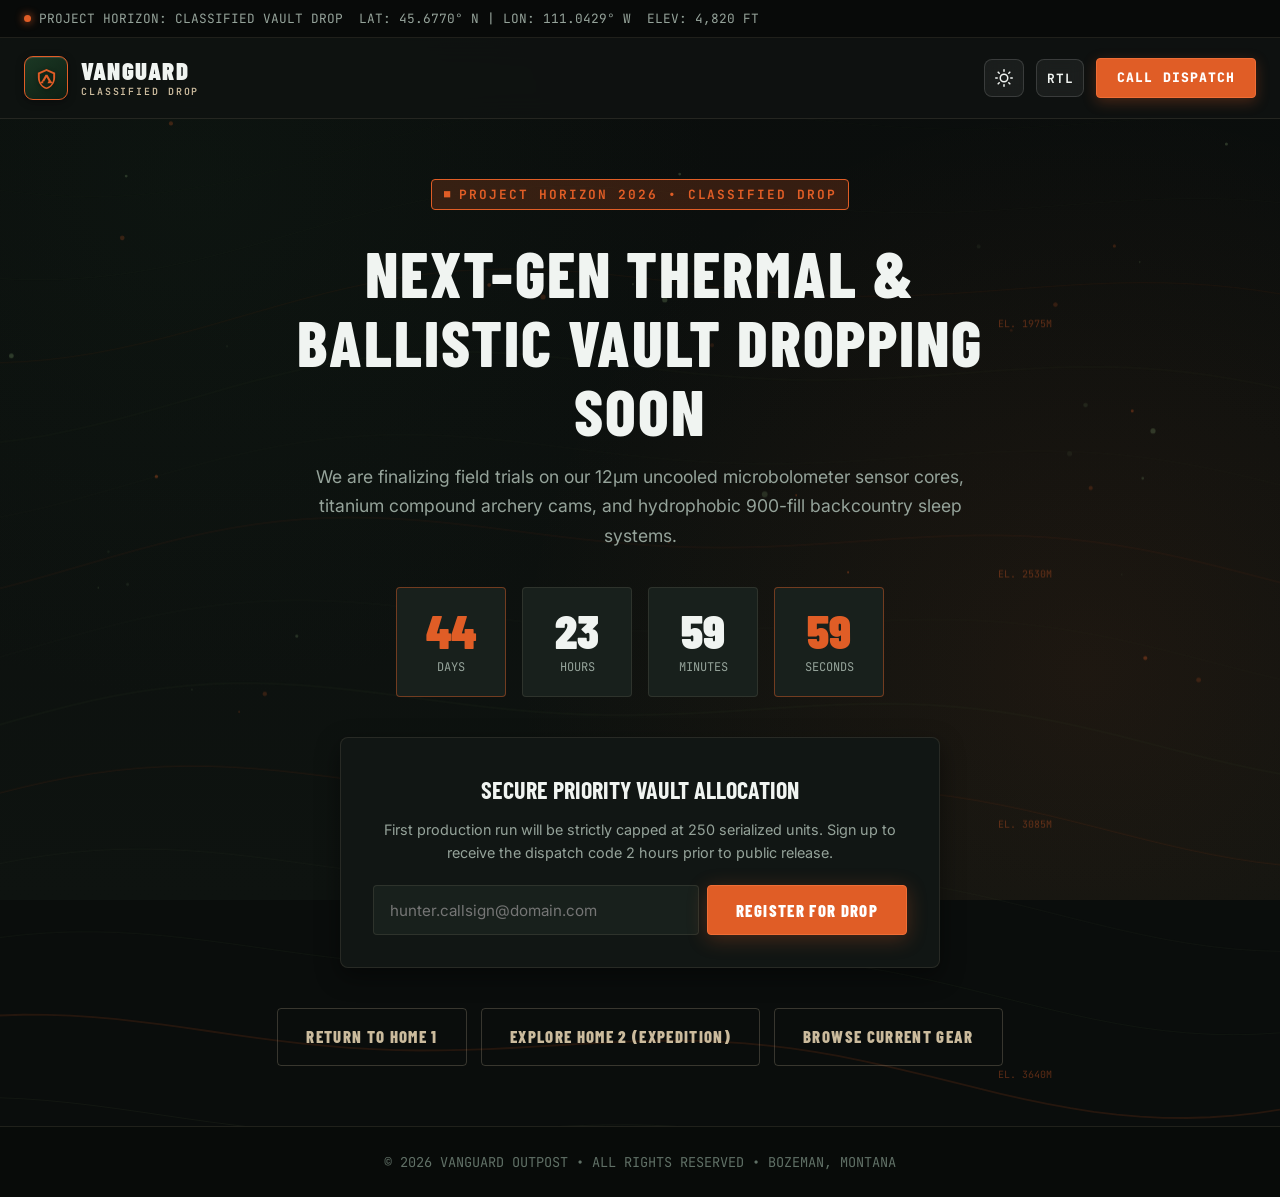
<file: pages/coming-soon.html>
<!DOCTYPE html>
<html lang="en" data-theme="dark" dir="ltr">
<head>
  <meta charset="UTF-8">
  <meta name="viewport" content="width=device-width, initial-scale=1.0">
  <title>Coming Soon | Next-Gen Thermal Vault | Vanguard Outpost</title>
  <meta name="description" content="Prepare for the next evolution in thermal hunting optics and ballistic precision. Register for VIP notification and priority allocation.">
  
  <!-- Favicon -->
  <link rel="icon" type="image/svg+xml" href="../assets/images/favicon.svg">

  <!-- Stylesheets -->
  <link rel="stylesheet" href="../assets/css/style.css">
  <link rel="stylesheet" href="../assets/css/dark-mode.css">
  <link rel="stylesheet" href="../assets/css/rtl.css">
</head>
  <!-- TOP TICKER BAR: Telemetry -->
  <aside class="top-ticker-bar" aria-label="Field Telemetry">
    <div class="container top-ticker-inner">
      <div class="ticker-telemetry">
        <span><span class="status-dot"></span> PROJECT HORIZON: CLASSIFIED VAULT DROP</span>
        <span>LAT: 45.6770° N | LON: 111.0429° W</span>
        <span>ELEV: 4,820 FT</span>
      </div>
    </div>
  </aside>

  <!-- Primary Header -->
  <header class="site-header">
    <div class="container">
      <nav class="navbar" aria-label="Primary Expedition Navigation">
        <a href="index.html" class="brand-logo" aria-label="Vanguard Outpost Home">
          <div class="brand-emblem" aria-hidden="true">
            <svg viewBox="0 0 24 24"><path d="M12 2L3 6v5c0 5.55 3.84 10.74 9 12 5.16-1.26 9-6.45 9-12V6L12 2zm0 2.2l7 3.1v4.7c0 4.4-3.04 8.5-7 9.5-3.96-1-7-5.1-7-9.5V7.3l7-3.1zm-1 3.8l-4 7h2.5l2.5-4.3 2.5 4.3H17l-4-7h-2zm-3.5 6L5.5 17h3.5l-1.5-3zm7 0l-1.5 3H18.5l-2-3z"/></svg>
          </div>
          <div class="brand-text">
            <span class="brand-title">VANGUARD</span>
            <span class="brand-text-sub">CLASSIFIED DROP</span>
          </div>
        </a>

        <div class="navbar-action-group">
          <button type="button" class="theme-toggle-btn" aria-label="Toggle Dark/Light Mode" title="Toggle theme">
            <svg viewBox="0 0 24 24" width="18" height="18" fill="none" stroke="currentColor" stroke-width="2" stroke-linecap="round" stroke-linejoin="round" aria-hidden="true"><circle cx="12" cy="12" r="5"></circle><line x1="12" y1="1" x2="12" y2="3"></line><line x1="12" y1="21" x2="12" y2="23"></line><line x1="4.22" y1="4.22" x2="5.64" y2="5.64"></line><line x1="18.36" y1="18.36" x2="19.78" y2="19.78"></line><line x1="1" y1="12" x2="3" y2="12"></line><line x1="21" y1="12" x2="23" y2="12"></line><line x1="4.22" y1="19.78" x2="5.64" y2="18.36"></line><line x1="18.36" y1="5.64" x2="19.78" y2="4.22"></line></svg>
          </button>
          <button type="button" class="rtl-toggle-btn" aria-label="Toggle RTL Layout" title="Toggle RTL layout">RTL</button>
          <a href="contact.html" class="nav-cta-btn">
            <span>CALL DISPATCH</span>
          </a>
        </div>

        <!-- Mobile Hamburger Toggle -->
        <button type="button" class="mobile-nav-toggle" aria-label="Toggle Mobile Navigation" aria-expanded="false">
          <span></span>
          <span></span>
          <span></span>
        </button>
      </nav>
    </div>
  </header>

  <!-- MOBILE NAVIGATION DRAWER -->
  <div class="mobile-drawer" role="dialog" aria-modal="true" aria-label="Mobile Navigation">
    <div class="mobile-drawer-header">
      <a href="index.html" class="brand-logo" aria-label="Vanguard Outpost Home">
        <div class="brand-emblem" aria-hidden="true">
          <svg viewBox="0 0 24 24"><path d="M12 2L3 6v5c0 5.55 3.84 10.74 9 12 5.16-1.26 9-6.45 9-12V6L12 2zm0 2.2l7 3.1v4.7c0 4.4-3.04 8.5-7 9.5-3.96-1-7-5.1-7-9.5V7.3l7-3.1zm-1 3.8l-4 7h2.5l2.5-4.3 2.5 4.3H17l-4-7h-2zm-3.5 6L5.5 17h3.5l-1.5-3zm7 0l-1.5 3H18.5l-2-3z"/></svg>
        </div>
        <div class="brand-text">
          <span class="brand-title">VANGUARD</span>
          <span class="brand-text-sub">CLASSIFIED DROP</span>
        </div>
      </a>
      <button type="button" class="mobile-drawer-close" aria-label="Close Navigation">&times;</button>
    </div>
    <div>
      <ul class="mobile-nav-list">
        <li><a href="index.html" class="mobile-nav-link">Home</a></li>
        <li><a href="home-2.html" class="mobile-nav-link">Home 2</a></li>
        <li><a href="products.html" class="mobile-nav-link">Products</a></li>
        <li><a href="about.html" class="mobile-nav-link">About Us</a></li>
        <li><a href="safety-regulations.html" class="mobile-nav-link">Safety &amp; Regulations</a></li>
        <li><a href="trade-in.html" class="mobile-nav-link">Trade-In</a></li>
        <li><a href="contact.html" class="mobile-nav-link">Contact</a></li>
      </ul>
      <div class="mobile-drawer-actions">
        <button type="button" class="theme-toggle-btn" aria-label="Toggle Dark/Light Mode" title="Toggle theme">
          <svg viewBox="0 0 24 24" width="18" height="18" fill="none" stroke="currentColor" stroke-width="2" stroke-linecap="round" stroke-linejoin="round" aria-hidden="true"><circle cx="12" cy="12" r="5"></circle><line x1="12" y1="1" x2="12" y2="3"></line><line x1="12" y1="21" x2="12" y2="23"></line><line x1="4.22" y1="4.22" x2="5.64" y2="5.64"></line><line x1="18.36" y1="18.36" x2="19.78" y2="19.78"></line><line x1="1" y1="12" x2="3" y2="12"></line><line x1="21" y1="12" x2="23" y2="12"></line><line x1="4.22" y1="19.78" x2="5.64" y2="18.36"></line><line x1="18.36" y1="5.64" x2="19.78" y2="4.22"></line></svg>
        </button>
        <button type="button" class="rtl-toggle-btn" aria-label="Toggle RTL Layout" title="Toggle RTL layout">RTL</button>
      </div>
    </div>
    <div>
      <a href="index.html" class="btn btn-primary btn-block">EXPLORE CURRENT VAULT</a>
      <p style="font-family: var(--font-mono); font-size: 0.75rem; color: var(--text-faint); margin-top: 16px; text-align: center;">VANGUARD OUTPOST &bull; BOZEMAN, MT</p>
    </div>
  </div>
  <div class="mobile-drawer-backdrop" aria-hidden="true"></div>

  <!-- Coming Soon Content Container -->
  <main id="main-content" style="flex: 1; padding: 60px 20px; position: relative;">
    <div class="topography-canvas-container" aria-hidden="true">
      <canvas class="topography-canvas"></canvas>
    </div>

    <div class="container" style="position: relative; z-index: 2; text-align: center; max-width: 860px; margin: 0 auto;">
      <span class="section-tag" style="background: rgba(224, 93, 38, 0.2); border-color: var(--color-blaze); color: var(--color-blaze);">
        PROJECT HORIZON 2026 &bull; CLASSIFIED DROP
      </span>

      <h1 class="section-title" style="font-size: clamp(2.4rem, 6vw, 4rem); margin: 16px 0 16px;">
        NEXT-GEN THERMAL &amp; BALLISTIC VAULT DROPPING SOON
      </h1>

      <p style="font-size: 1.1rem; color: var(--text-muted); max-width: 680px; margin: 0 auto 36px; line-height: 1.7;">
        We are finalizing field trials on our 12µm uncooled microbolometer sensor cores, titanium compound archery cams, and hydrophobic 900-fill backcountry sleep systems.
      </p>

      <!-- Functional Live Countdown Timer -->
      <div id="countdown-timer" style="display: flex; justify-content: center; gap: 16px; flex-wrap: wrap; margin-bottom: 40px;">
        <div style="background: var(--bg-surface-elevated); border: 1.5px solid var(--border-accent); border-radius: var(--radius-sm); padding: 18px 24px; min-width: 110px;">
          <div id="timer-days" style="font-family: var(--font-display); font-size: 3rem; font-weight: 900; color: var(--color-blaze); line-height: 1;">45</div>
          <div style="font-family: var(--font-mono); font-size: 0.75rem; color: var(--text-muted); text-transform: uppercase; margin-top: 4px;">DAYS</div>
        </div>

        <div style="background: var(--bg-surface-elevated); border: 1.5px solid var(--border-subtle); border-radius: var(--radius-sm); padding: 18px 24px; min-width: 110px;">
          <div id="timer-hours" style="font-family: var(--font-display); font-size: 3rem; font-weight: 900; color: var(--text-main); line-height: 1;">14</div>
          <div style="font-family: var(--font-mono); font-size: 0.75rem; color: var(--text-muted); text-transform: uppercase; margin-top: 4px;">HOURS</div>
        </div>

        <div style="background: var(--bg-surface-elevated); border: 1.5px solid var(--border-subtle); border-radius: var(--radius-sm); padding: 18px 24px; min-width: 110px;">
          <div id="timer-minutes" style="font-family: var(--font-display); font-size: 3rem; font-weight: 900; color: var(--text-main); line-height: 1;">38</div>
          <div style="font-family: var(--font-mono); font-size: 0.75rem; color: var(--text-muted); text-transform: uppercase; margin-top: 4px;">MINUTES</div>
        </div>

        <div style="background: var(--bg-surface-elevated); border: 1.5px solid var(--border-accent); border-radius: var(--radius-sm); padding: 18px 24px; min-width: 110px;">
          <div id="timer-seconds" style="font-family: var(--font-display); font-size: 3rem; font-weight: 900; color: var(--color-blaze); line-height: 1;">22</div>
          <div style="font-family: var(--font-mono); font-size: 0.75rem; color: var(--text-muted); text-transform: uppercase; margin-top: 4px;">SECONDS</div>
        </div>
      </div>

      <!-- VIP Notification Form -->
      <div class="tool-box" style="max-width: 600px; margin: 0 auto 40px; border: 1.5px solid var(--border-subtle);">
        <h3 style="font-family: var(--font-display); font-size: 1.5rem; text-transform: uppercase; margin-bottom: 8px;">
          SECURE PRIORITY VAULT ALLOCATION
        </h3>
        <p style="font-size: 0.9rem; color: var(--text-muted); margin-bottom: 20px;">
          First production run will be strictly capped at 250 serialized units. Sign up to receive the dispatch code 2 hours prior to public release.
        </p>

        <form data-validate="true" data-success-title="PRIORITY ACCESS CONFIRMED" data-success-msg="Your radio callsign has been logged. You will receive the priority access key 2 hours before general public drop.">
          <div style="display: flex; gap: 8px; flex-wrap: wrap;">
            <input type="email" id="vip-email" class="form-control" placeholder="hunter.callsign@domain.com" required style="flex: 1; min-width: 240px;" aria-label="VIP Email Address">
            <button type="submit" class="btn btn-primary">REGISTER FOR DROP</button>
          </div>
          <span class="error-msg" data-error-for="vip-email">Please enter a valid email address.</span>
        </form>
      </div>

      <!-- Quick Back Nav -->
      <div style="display: flex; gap: 14px; justify-content: center; flex-wrap: wrap;">
        <a href="index.html" class="btn btn-outline">RETURN TO HOME 1</a>
        <a href="home-2.html" class="btn btn-outline">EXPLORE HOME 2 (EXPEDITION)</a>
        <a href="products.html" class="btn btn-outline">BROWSE CURRENT GEAR</a>
      </div>
    </div>
  </main>

  <!-- Footer -->
  <footer class="site-footer" style="padding: 24px 0;">
    <div class="container" style="text-align: center; font-family: var(--font-mono); font-size: 0.85rem; color: var(--text-faint);">
      &copy; 2026 VANGUARD OUTPOST &bull; ALL RIGHTS RESERVED &bull; BOZEMAN, MONTANA
    </div>
  </footer>

  <script src="../assets/js/plugins/topography-bg.js"></script>
  <script src="../assets/js/main.js"></script>
</body>
</html>
</file>
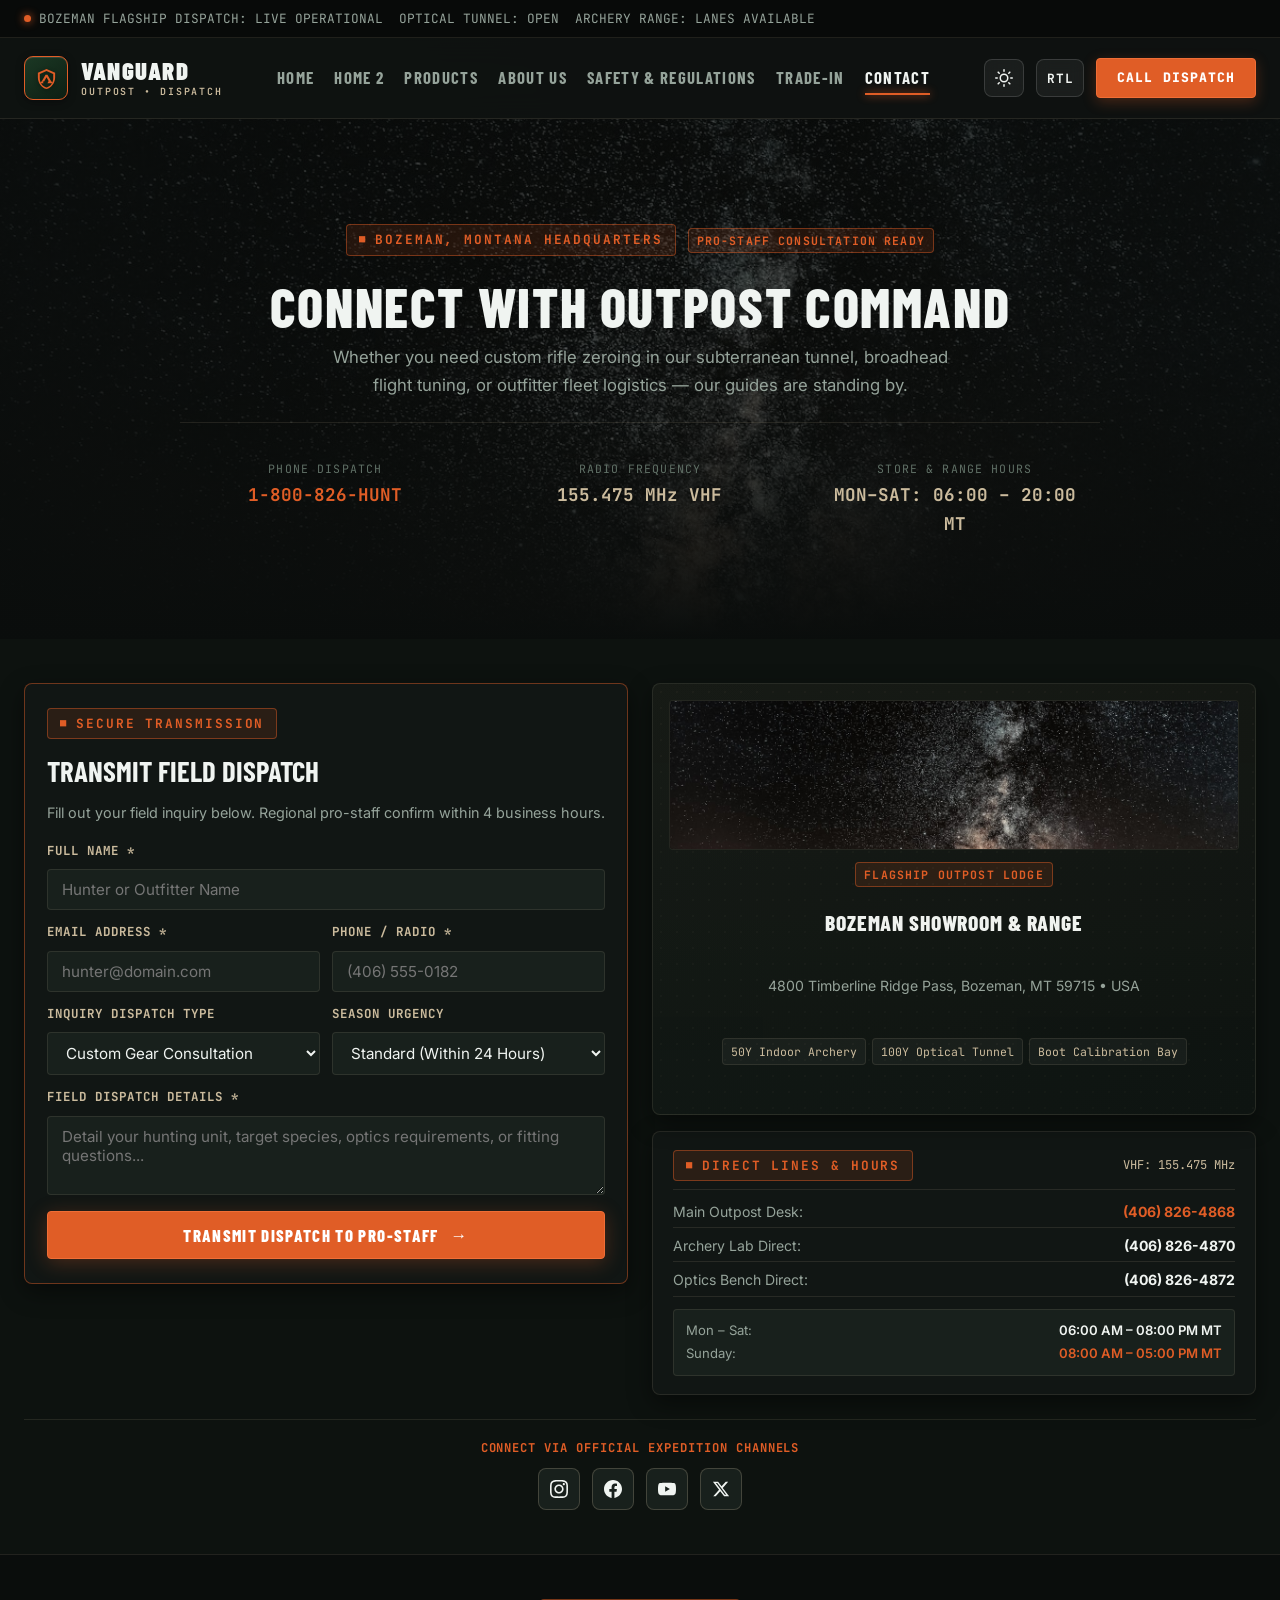
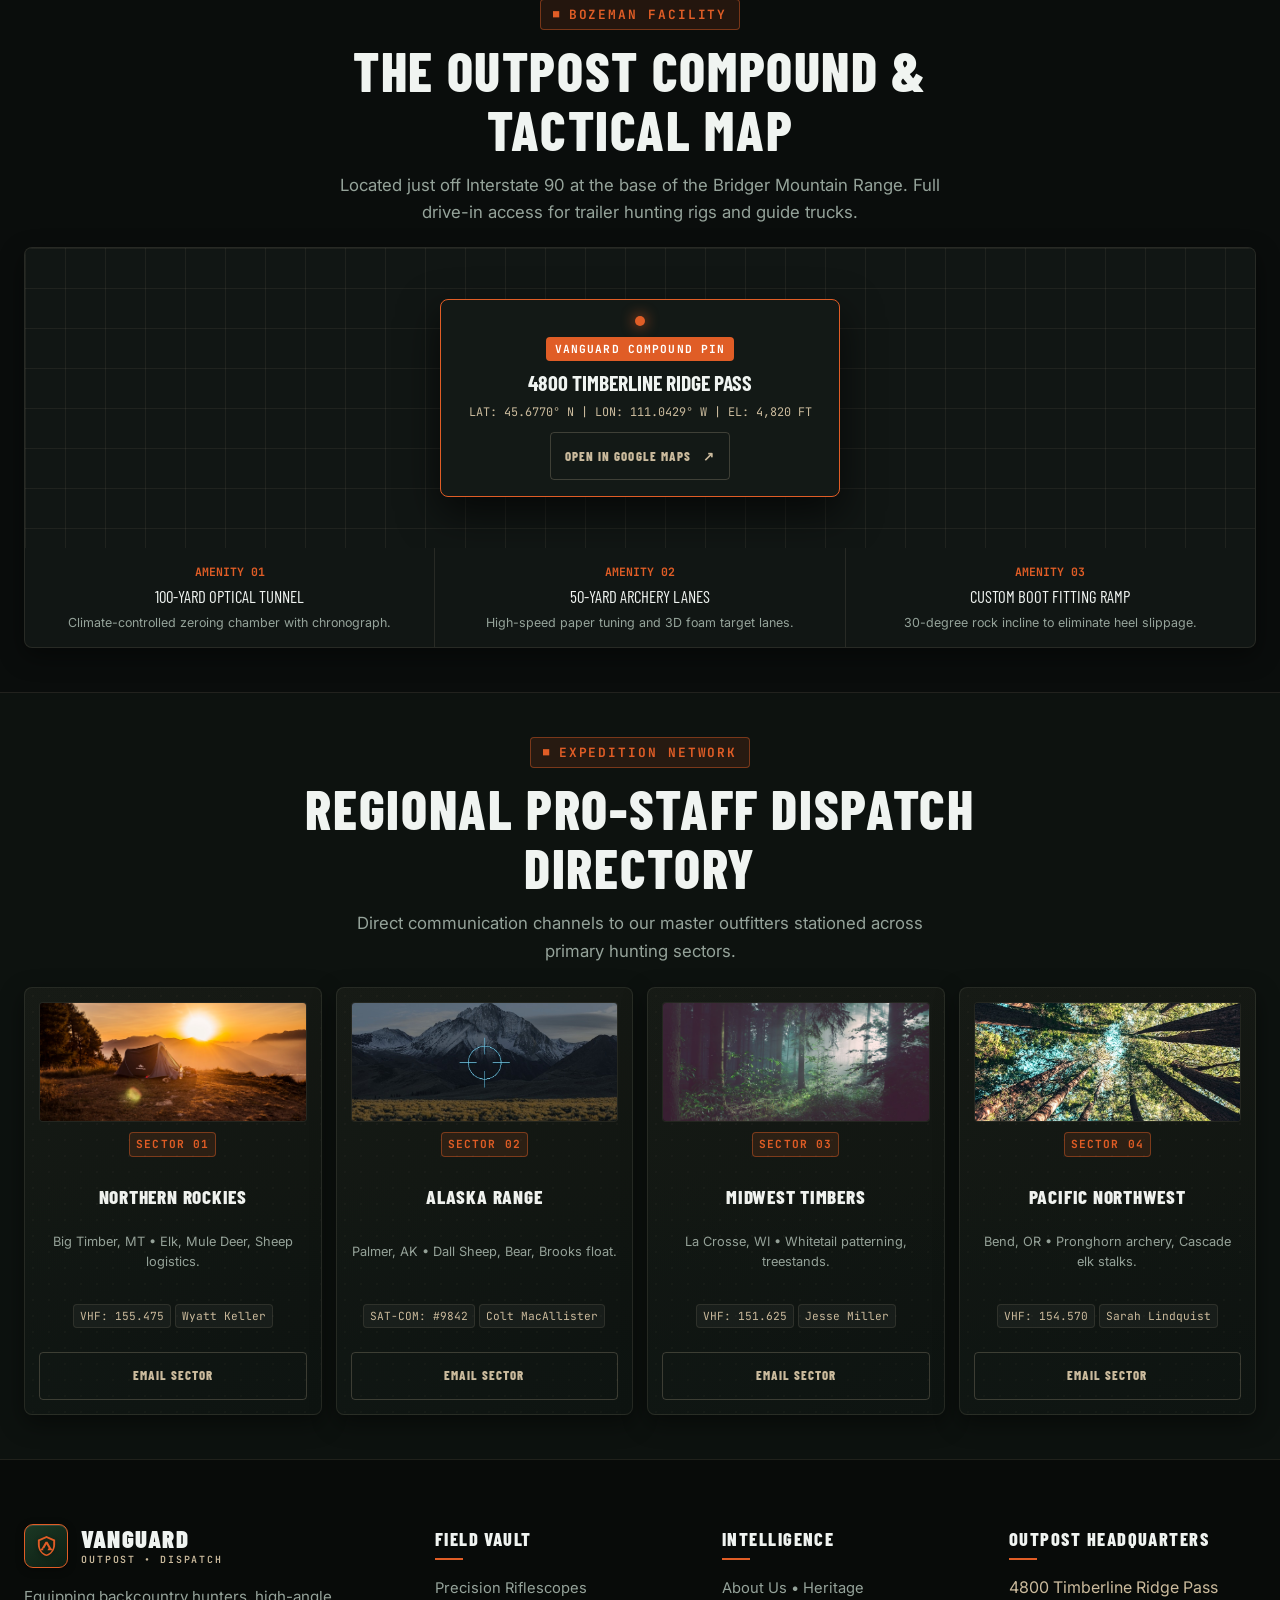
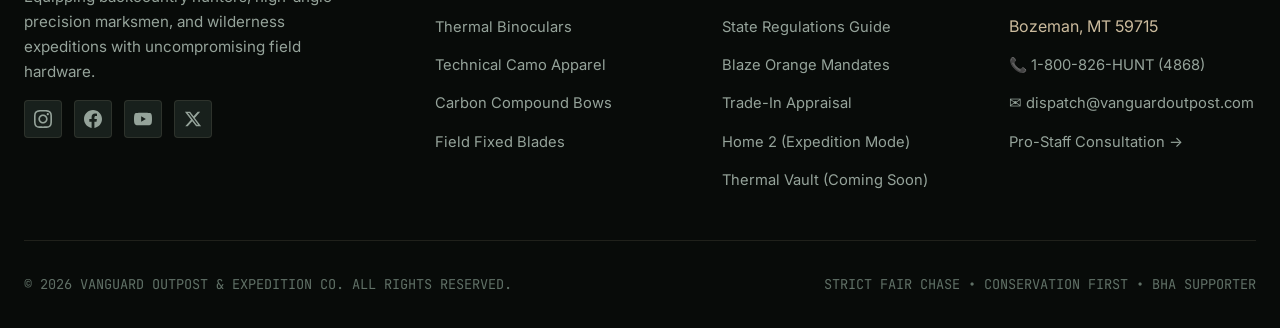
<file: pages/contact.html>
<!DOCTYPE html>
<html lang="en" data-theme="dark" dir="ltr">
<head>
  <meta charset="UTF-8">
  <meta name="viewport" content="width=device-width, initial-scale=1.0">
  <title>Contact &amp; Outpost Headquarters | Vanguard Outpost Montana</title>
  <meta name="description" content="Connect with Vanguard Outpost master outfitters. Direct dispatch enquiries, flagship store location map in Bozeman, MT, shooting range hours, and pro-staff directory.">
  <meta name="keywords" content="contact vanguard outpost, hunting store bozeman montana, outfitter consultation, custom rifle zeroing, archery range bozeman">
  
  <!-- Open Graph / Meta -->
  <meta property="og:type" content="website">
  <meta property="og:title" content="Contact &amp; Outpost Headquarters | Vanguard Outpost Montana">
  <meta property="og:description" content="Connect with our master guides. Flagship showroom in Bozeman, Montana with indoor archery range and optical zeroing tunnel.">
  <meta property="og:image" content="../assets/images/contact-outpost-store.jpg">
  
  <!-- Favicon -->
  <link rel="icon" type="image/svg+xml" href="../assets/images/favicon.svg">

  <!-- Stylesheets -->
  <link rel="stylesheet" href="../assets/css/style.css">
  <link rel="stylesheet" href="../assets/css/dark-mode.css">
  <link rel="stylesheet" href="../assets/css/rtl.css">
  
  <!-- JSON-LD Structured Data -->
  <script type="application/ld+json">
  {
    "@context": "https://schema.org",
    "@type": "ContactPage",
    "mainEntity": {
      "@type": "SportingGoodsStore",
      "name": "Vanguard Outpost & Expedition Co.",
      "telephone": "+1-800-826-4868",
      "email": "dispatch@vanguardoutpost.com",
      "address": {
        "@type": "PostalAddress",
        "streetAddress": "4800 Timberline Ridge Pass",
        "addressLocality": "Bozeman",
        "addressRegion": "MT",
        "postalCode": "59715",
        "addressCountry": "US"
      },
      "geo": {
        "@type": "GeoCoordinates",
        "latitude": 45.6770,
        "longitude": -111.0429
      }
    }
  }
  </script>
</head>
<body>
  <a href="#main-content" class="skip-link">Skip to Contact Information</a>

  <!-- TOP TICKER BAR -->
  <aside class="top-ticker-bar" aria-label="Field Telemetry">
    <div class="container top-ticker-inner">
      <div class="ticker-telemetry">
        <span><span class="status-dot"></span> BOZEMAN FLAGSHIP DISPATCH: LIVE OPERATIONAL</span>
        <span>OPTICAL TUNNEL: OPEN</span>
        <span>ARCHERY RANGE: LANES AVAILABLE</span>
      </div>
    </div>
  </aside>

  <!-- PRIMARY SITE HEADER & NAVBAR -->
  <header class="site-header">
    <div class="container">
      <nav class="navbar" aria-label="Primary Expedition Navigation">
        <a href="index.html" class="brand-logo" aria-label="Vanguard Outpost Home">
          <div class="brand-emblem" aria-hidden="true">
            <svg viewBox="0 0 24 24"><path d="M12 2L3 6v5c0 5.55 3.84 10.74 9 12 5.16-1.26 9-6.45 9-12V6L12 2zm0 2.2l7 3.1v4.7c0 4.4-3.04 8.5-7 9.5-3.96-1-7-5.1-7-9.5V7.3l7-3.1zm-1 3.8l-4 7h2.5l2.5-4.3 2.5 4.3H17l-4-7h-2zm-3.5 6L5.5 17h3.5l-1.5-3zm7 0l-1.5 3H18.5l-2-3z"/></svg>
          </div>
          <div class="brand-text">
            <span class="brand-title">VANGUARD</span>
            <span class="brand-text-sub">OUTPOST &bull; DISPATCH</span>
          </div>
        </a>

        <!-- Desktop Menu -->
        <ul class="nav-menu">
          <li><a href="index.html" class="nav-link">Home</a></li>
          <li><a href="home-2.html" class="nav-link">Home 2</a></li>
          <li><a href="products.html" class="nav-link">Products</a></li>
          <li><a href="about.html" class="nav-link">About Us</a></li>
          <li><a href="safety-regulations.html" class="nav-link">Safety &amp; Regulations</a></li>
          <li><a href="trade-in.html" class="nav-link">Trade-In</a></li>
          <li><a href="contact.html" class="nav-link active">Contact</a></li>
        </ul>

        <div class="navbar-action-group">
          <button type="button" class="theme-toggle-btn" aria-label="Toggle Dark/Light Mode" title="Toggle theme">
            <svg viewBox="0 0 24 24" width="18" height="18" fill="none" stroke="currentColor" stroke-width="2" stroke-linecap="round" stroke-linejoin="round" aria-hidden="true"><circle cx="12" cy="12" r="5"></circle><line x1="12" y1="1" x2="12" y2="3"></line><line x1="12" y1="21" x2="12" y2="23"></line><line x1="4.22" y1="4.22" x2="5.64" y2="5.64"></line><line x1="18.36" y1="18.36" x2="19.78" y2="19.78"></line><line x1="1" y1="12" x2="3" y2="12"></line><line x1="21" y1="12" x2="23" y2="12"></line><line x1="4.22" y1="19.78" x2="5.64" y2="18.36"></line><line x1="18.36" y1="5.64" x2="19.78" y2="4.22"></line></svg>
          </button>
          <button type="button" class="rtl-toggle-btn" aria-label="Toggle RTL Layout" title="Toggle RTL layout">RTL</button>
          <a href="#contact-form-section" class="nav-cta-btn">
            <span>CALL DISPATCH</span>
          </a>
        </div>

        <!-- Mobile Hamburger Toggle -->
        <button type="button" class="mobile-nav-toggle" aria-label="Toggle Mobile Navigation" aria-expanded="false">
          <span></span>
          <span></span>
          <span></span>
        </button>
      </nav>
    </div>
  </header>

  <!-- MOBILE NAVIGATION DRAWER -->
  <div class="mobile-drawer" role="dialog" aria-modal="true" aria-label="Mobile Navigation">
    <div class="mobile-drawer-header">
      <a href="index.html" class="brand-logo" aria-label="Vanguard Outpost Home">
        <div class="brand-emblem" aria-hidden="true">
          <svg viewBox="0 0 24 24"><path d="M12 2L3 6v5c0 5.55 3.84 10.74 9 12 5.16-1.26 9-6.45 9-12V6L12 2zm0 2.2l7 3.1v4.7c0 4.4-3.04 8.5-7 9.5-3.96-1-7-5.1-7-9.5V7.3l7-3.1zm-1 3.8l-4 7h2.5l2.5-4.3 2.5 4.3H17l-4-7h-2zm-3.5 6L5.5 17h3.5l-1.5-3zm7 0l-1.5 3H18.5l-2-3z"/></svg>
        </div>
        <div class="brand-text">
          <span class="brand-title">VANGUARD</span>
          <span class="brand-text-sub">OUTPOST &bull; DISPATCH</span>
        </div>
      </a>
      <button type="button" class="mobile-drawer-close" aria-label="Close Navigation">&times;</button>
    </div>
    <div>
      <ul class="mobile-nav-list">
        <li><a href="index.html" class="mobile-nav-link">Home</a></li>
        <li><a href="home-2.html" class="mobile-nav-link">Home 2</a></li>
        <li><a href="products.html" class="mobile-nav-link">Products</a></li>
        <li><a href="about.html" class="mobile-nav-link">About Us</a></li>
        <li><a href="safety-regulations.html" class="mobile-nav-link">Safety &amp; Regulations</a></li>
        <li><a href="trade-in.html" class="mobile-nav-link">Trade-In</a></li>
        <li><a href="contact.html" class="mobile-nav-link active">Contact</a></li>
      </ul>
      <div class="mobile-drawer-actions">
        <button type="button" class="theme-toggle-btn" aria-label="Toggle Dark/Light Mode" title="Toggle theme">
          <svg viewBox="0 0 24 24" width="18" height="18" fill="none" stroke="currentColor" stroke-width="2" stroke-linecap="round" stroke-linejoin="round" aria-hidden="true"><circle cx="12" cy="12" r="5"></circle><line x1="12" y1="1" x2="12" y2="3"></line><line x1="12" y1="21" x2="12" y2="23"></line><line x1="4.22" y1="4.22" x2="5.64" y2="5.64"></line><line x1="18.36" y1="18.36" x2="19.78" y2="19.78"></line><line x1="1" y1="12" x2="3" y2="12"></line><line x1="21" y1="12" x2="23" y2="12"></line><line x1="4.22" y1="19.78" x2="5.64" y2="18.36"></line><line x1="18.36" y1="5.64" x2="19.78" y2="4.22"></line></svg>
        </button>
        <button type="button" class="rtl-toggle-btn" aria-label="Toggle RTL Layout" title="Toggle RTL layout">RTL</button>
      </div>
    </div>
    <div>
      <a href="#contact-form-section" class="btn btn-primary btn-block">CALL DISPATCH</a>
      <p style="font-family: var(--font-mono); font-size: 0.75rem; color: var(--text-faint); margin-top: 16px; text-align: center;">VANGUARD BOZEMAN HQ</p>
    </div>
  </div>
  <div class="mobile-drawer-backdrop" aria-hidden="true"></div>

  <!-- ==========================================================================
       MAIN CONTENT: STRICT SECTION COUNT = EXACTLY 4 SECTIONS FOR CONTACT
       ========================================================================== -->
  <main id="main-content">

    <!-- SECTION 1: OUTPOST HEADQUARTERS HERO -->
    <section class="section-pad subpage-hero" id="contact-hero" style="position: relative; overflow: hidden;">
      <div class="hero-1-bg" style="background-image: url('../assets/images/contact-outpost-store.jpg');"></div>
      <div class="hero-1-overlay"></div>
      <div class="topography-canvas-container" aria-hidden="true">
        <canvas class="topography-canvas"></canvas>
      </div>

      <div class="container" style="position: relative; z-index: 2;">
        <div class="section-header" style="margin-bottom: 22px;">
          <div class="hero-badge-group" style="justify-content: center; margin-bottom: 10px;">
            <span class="section-tag">BOZEMAN, MONTANA HEADQUARTERS</span>
            <span class="card-badge">PRO-STAFF CONSULTATION READY</span>
          </div>
          <h1 class="section-title" style="margin-bottom: 8px;">CONNECT WITH OUTPOST COMMAND</h1>
          <p class="section-subtitle" style="margin-bottom: 0;">
            Whether you need custom rifle zeroing in our subterranean tunnel, broadhead flight tuning, or outfitter fleet logistics — our guides are standing by.
          </p>
        </div>

        <div class="hero-telemetry-grid" style="max-width: 920px; margin: 0 auto; border-color: var(--border-subtle);">
          <div class="telem-item" style="text-align: center; padding: 12px 16px;">
            <div class="telem-label">PHONE DISPATCH</div>
            <div class="telem-value"><a href="tel:+18008264868" style="color: var(--color-blaze);">1-800-826-HUNT</a></div>
          </div>
          <div class="telem-item" style="text-align: center; padding: 12px 16px;">
            <div class="telem-label">RADIO FREQUENCY</div>
            <div class="telem-value">155.475 MHz VHF</div>
          </div>
          <div class="telem-item" style="text-align: center; padding: 12px 16px;">
            <div class="telem-label">STORE &amp; RANGE HOURS</div>
            <div class="telem-value">MON–SAT: 06:00 – 20:00 MT</div>
          </div>
        </div>
      </div>
    </section>

    <!-- SECTION 2: OFFICIAL OUTFITTER ENQUIRY FORM (With Client-Side Validation) -->
    <section class="section-pad" id="contact-form-section" style="background: #0d120f; padding: 44px 0;">
      <div class="container">
        <div class="grid-2" style="align-items: start; gap: 24px;">
          <!-- Form Box -->
          <div class="tool-box" style="border: 1.5px solid var(--border-accent); padding: 24px 22px;">
            <span class="section-tag" style="margin-bottom: 4px;">SECURE TRANSMISSION</span>
            <h2 style="font-family: var(--font-display); font-size: 1.8rem; text-transform: uppercase; color: var(--text-main); margin: 4px 0 6px;">
              TRANSMIT FIELD DISPATCH
            </h2>
            <p style="font-size: 0.9rem; color: var(--text-muted); margin-bottom: 16px;">
              Fill out your field inquiry below. Regional pro-staff confirm within 4 business hours.
            </p>

            <form id="contact-enquiry-form" data-validate="true" data-success-title="DISPATCH RECEIVED BY BOZEMAN HQ" data-success-msg="Your message has been assigned to a regional pro-staff specialist. Expect radio or email confirmation within 4 business hours.">
              <!-- Name -->
              <div class="form-group" style="margin-bottom: 12px;">
                <label for="contact-name" class="form-label" style="font-size: 0.78rem;">FULL NAME *</label>
                <input type="text" id="contact-name" name="name" class="form-control" placeholder="Hunter or Outfitter Name" required style="padding: 10px 14px;">
                <span class="error-msg" data-error-for="contact-name">Please provide your name for outfitter records.</span>
              </div>

              <!-- Email & Phone Grid -->
              <div class="calc-grid" style="margin-bottom: 12px; gap: 12px;">
                <div class="form-group">
                  <label for="contact-email" class="form-label" style="font-size: 0.78rem;">EMAIL ADDRESS *</label>
                  <input type="email" id="contact-email" name="email" class="form-control" placeholder="hunter@domain.com" required style="padding: 10px 14px;">
                  <span class="error-msg" data-error-for="contact-email">Valid email is required.</span>
                </div>

                <div class="form-group">
                  <label for="contact-phone" class="form-label" style="font-size: 0.78rem;">PHONE / RADIO *</label>
                  <input type="tel" id="contact-phone" name="phone" class="form-control" placeholder="(406) 555-0182" required style="padding: 10px 14px;">
                  <span class="error-msg" data-error-for="contact-phone">Phone number is required.</span>
                </div>
              </div>

              <!-- Inquiry Type & Gear Category -->
              <div class="calc-grid" style="margin-bottom: 12px; gap: 12px;">
                <div class="form-group">
                  <label for="contact-type" class="form-label" style="font-size: 0.78rem;">INQUIRY DISPATCH TYPE</label>
                  <select id="contact-type" name="inquiry_type" class="form-control" style="padding: 10px 14px;">
                    <option value="gear-consultation">Custom Gear Consultation</option>
                    <option value="outfitter-fleet">Guide &amp; Outfitter Wholesale</option>
                    <option value="trade-in-inquiry">Trade-In &amp; Appraisal Assistance</option>
                    <option value="range-booking">Archery / Optical Range Booking</option>
                    <option value="warranty-support">Field Repair &amp; Lifetime Warranty</option>
                  </select>
                </div>

                <div class="form-group">
                  <label for="contact-urgency" class="form-label" style="font-size: 0.78rem;">SEASON URGENCY</label>
                  <select id="contact-urgency" name="urgency" class="form-control" style="padding: 10px 14px;">
                    <option value="standard">Standard (Within 24 Hours)</option>
                    <option value="urgent">Urgent: Tag Opens Within 7 Days</option>
                    <option value="expedition">Active Field Expedition (Priority)</option>
                  </select>
                </div>
              </div>

              <!-- Message -->
              <div class="form-group" style="margin-bottom: 16px;">
                <label for="contact-message" class="form-label" style="font-size: 0.78rem;">FIELD DISPATCH DETAILS *</label>
                <textarea id="contact-message" name="message" class="form-control" rows="3" placeholder="Detail your hunting unit, target species, optics requirements, or fitting questions..." required style="padding: 10px 14px;"></textarea>
                <span class="error-msg" data-error-for="contact-message">Please provide details regarding your inquiry.</span>
              </div>

              <button type="submit" class="btn btn-primary btn-block" style="padding: 12px 20px;">
                <span>TRANSMIT DISPATCH TO PRO-STAFF</span>
                <span class="btn-icon-right" aria-hidden="true">→</span>
              </button>
            </form>
          </div>

          <!-- Outpost Facility & Direct Lines Side Column -->
          <div style="display: flex; flex-direction: column; gap: 16px;">
            <!-- Card 1: Flagship Showroom & Facility Info -->
            <div class="tilt-card" data-max-tilt="8" style="padding: 16px; height: auto !important;">
              <div class="card-img-wrap" style="height: 150px; margin-bottom: 12px; border-radius: var(--radius-sm); overflow: hidden; border: 1px solid var(--border-subtle);">
                <img src="../assets/images/contact-outpost-store.jpg" alt="Vanguard Bozeman flagship showroom and indoor ballistic range facility" loading="lazy" style="width: 100%; height: 100%; object-fit: cover; display: block;">
              </div>
              <span class="card-badge" style="margin-bottom: 4px;">FLAGSHIP OUTPOST LODGE</span>
              <h3 class="card-title" style="font-size: 1.35rem; margin: 4px 0 4px;">BOZEMAN SHOWROOM &amp; RANGE</h3>
              <p class="card-desc" style="margin-bottom: 8px; font-size: 0.88rem; line-height: 1.4;">
                4800 Timberline Ridge Pass, Bozeman, MT 59715 &bull; USA
              </p>
              <div class="card-specs-list" style="margin-top: 0; justify-content: center; gap: 6px;">
                <span class="spec-chip" style="font-size: 0.72rem; padding: 3px 8px;">50Y Indoor Archery</span>
                <span class="spec-chip" style="font-size: 0.72rem; padding: 3px 8px;">100Y Optical Tunnel</span>
                <span class="spec-chip" style="font-size: 0.72rem; padding: 3px 8px;">Boot Calibration Bay</span>
              </div>
            </div>

            <!-- Card 2: Command Dispatch Direct Lines & Hours -->
            <div class="tool-box" style="padding: 18px 20px;">
              <div style="display: flex; align-items: center; justify-content: space-between; margin-bottom: 10px; border-bottom: 1px solid var(--border-subtle); padding-bottom: 8px;">
                <span class="section-tag" style="margin: 0;">DIRECT LINES &amp; HOURS</span>
                <span style="font-family: var(--font-mono); font-size: 0.76rem; color: var(--color-khaki);">VHF: 155.475 MHz</span>
              </div>

              <ul style="display: flex; flex-direction: column; gap: 6px; font-size: 0.88rem; margin-bottom: 12px;">
                <li style="display: flex; justify-content: space-between; align-items: center; padding-bottom: 4px; border-bottom: 1px solid var(--border-subtle);">
                  <span style="color: var(--text-muted);">Main Outpost Desk:</span>
                  <a href="tel:+14068264868" style="color: var(--color-blaze); font-weight: 700; text-decoration: none;">(406) 826-4868</a>
                </li>
                <li style="display: flex; justify-content: space-between; align-items: center; padding-bottom: 4px; border-bottom: 1px solid var(--border-subtle);">
                  <span style="color: var(--text-muted);">Archery Lab Direct:</span>
                  <strong style="color: var(--text-main);">(406) 826-4870</strong>
                </li>
                <li style="display: flex; justify-content: space-between; align-items: center; padding-bottom: 4px; border-bottom: 1px solid var(--border-subtle);">
                  <span style="color: var(--text-muted);">Optics Bench Direct:</span>
                  <strong style="color: var(--text-main);">(406) 826-4872</strong>
                </li>
              </ul>

              <!-- Range & Retail Hours -->
              <div style="background: var(--bg-surface-elevated); padding: 10px 12px; border-radius: var(--radius-sm); border: 1px solid var(--border-subtle);">
                <div style="display: flex; justify-content: space-between; font-size: 0.82rem; margin-bottom: 2px;">
                  <span style="color: var(--text-muted);">Mon – Sat:</span>
                  <span style="color: var(--text-main); font-weight: 600;">06:00 AM – 08:00 PM MT</span>
                </div>
                <div style="display: flex; justify-content: space-between; font-size: 0.82rem;">
                  <span style="color: var(--text-muted);">Sunday:</span>
                  <span style="color: var(--color-blaze); font-weight: 600;">08:00 AM – 05:00 PM MT</span>
                </div>
              </div>
            </div>
          </div>
        </div>

        <!-- Center-Aligned Social Media & Field Frequency Channels -->
        <div class="contact-social-strip" style="margin-top: 24px; padding-top: 18px; border-top: 1px solid var(--border-subtle); display: flex; flex-direction: column; align-items: center; justify-content: center; text-align: center; gap: 10px;">
          <div style="font-family: var(--font-mono); font-size: 0.76rem; font-weight: 700; color: var(--color-blaze); letter-spacing: 0.08em; text-transform: uppercase;">
            CONNECT VIA OFFICIAL EXPEDITION CHANNELS
          </div>
          <div class="contact-social-icons" style="display: flex; align-items: center; justify-content: center; gap: 12px;">
            <a href="https://instagram.com" target="_blank" rel="noopener" class="social-icon-btn" aria-label="Follow Vanguard Outpost on Instagram" title="Instagram">
              <svg viewBox="0 0 24 24" width="18" height="18" fill="currentColor" aria-hidden="true"><path d="M12 2.163c3.204 0 3.584.012 4.85.07 3.252.148 4.771 1.691 4.919 4.919.058 1.265.069 1.645.069 4.849 0 3.205-.012 3.584-.069 4.849-.149 3.225-1.664 4.771-4.919 4.919-1.266.058-1.644.07-4.85.07-3.204 0-3.584-.012-4.849-.07-3.26-.149-4.771-1.699-4.919-4.92-.058-1.265-.07-1.644-.07-4.849 0-3.204.013-3.583.07-4.849.149-3.227 1.664-4.771 4.919-4.919 1.266-.057 1.645-.069 4.849-.069zm0-2.163c-3.259 0-3.667.014-4.947.072-4.358.2-6.78 2.618-6.98 6.98-.059 1.281-.073 1.689-.073 4.948 0 3.259.014 3.668.072 4.948.2 4.358 2.618 6.78 6.98 6.98 1.281.058 1.689.072 4.948.072 3.259 0 3.668-.014 4.948-.072 4.354-.2 6.782-2.618 6.979-6.98.059-1.28.073-1.689.073-4.948 0-3.259-.014-3.667-.072-4.947-.196-4.354-2.617-6.78-6.979-6.98-1.281-.059-1.69-.073-4.949-.073zm0 5.838c-3.403 0-6.162 2.759-6.162 6.162s2.759 6.163 6.162 6.163 6.162-2.759 6.162-6.163c0-3.403-2.759-6.162-6.162-6.162zm0 10.162c-2.209 0-4-1.79-4-4 0-2.209 1.791-4 4-4s4 1.791 4 4c0 2.21-1.791 4-4 4zm6.406-11.845c-.796 0-1.441.645-1.441 1.44s.645 1.44 1.441 1.44c.795 0 1.439-.645 1.439-1.44s-.644-1.44-1.439-1.44z"/></svg>
            </a>
            <a href="https://facebook.com" target="_blank" rel="noopener" class="social-icon-btn" aria-label="Follow Vanguard Outpost on Facebook" title="Facebook">
              <svg viewBox="0 0 24 24" width="18" height="18" fill="currentColor" aria-hidden="true"><path d="M24 12.073c0-6.627-5.373-12-12-12s-12 5.373-12 12c0 5.99 4.388 10.954 10.125 11.854v-8.385H7.078v-3.47h3.047V9.43c0-3.007 1.792-4.669 4.533-4.669 1.312 0 2.686.235 2.686.235v2.953H15.83c-1.491 0-1.956.925-1.956 1.874v2.25h3.328l-.532 3.47h-2.796v8.385C19.612 23.027 24 18.062 24 12.073z"/></svg>
            </a>
            <a href="https://youtube.com" target="_blank" rel="noopener" class="social-icon-btn" aria-label="Watch field videos on YouTube" title="YouTube">
              <svg viewBox="0 0 24 24" width="18" height="18" fill="currentColor" aria-hidden="true"><path d="M23.498 6.186a3.016 3.016 0 0 0-2.122-2.136C19.505 3.545 12 3.545 12 3.545s-7.505 0-9.377.505A3.017 3.017 0 0 0 .502 6.186C0 8.07 0 12 0 12s0 3.93.502 5.814a3.016 3.016 0 0 0 2.122 2.136c1.871.505 9.376.505 9.376.505s7.505 0 9.377-.505a3.015 3.015 0 0 0 2.122-2.136C24 15.93 24 12 24 12s0-3.93-.502-5.814zM9.545 15.568V8.432L15.818 12l-6.273 3.568z"/></svg>
            </a>
            <a href="https://twitter.com" target="_blank" rel="noopener" class="social-icon-btn" aria-label="Follow Vanguard Outpost on X" title="X (Twitter)">
              <svg viewBox="0 0 24 24" width="18" height="18" fill="currentColor" aria-hidden="true"><path d="M18.244 2.25h3.308l-7.227 8.26 8.502 11.24H16.17l-5.214-6.817L4.99 21.75H1.68l7.73-8.835L1.254 2.25H8.08l4.713 6.231zm-1.161 17.52h1.833L7.084 4.126H5.117z"/></svg>
            </a>
          </div>
        </div>
      </div>
    </section>

    <!-- SECTION 3: INTERACTIVE FLAGSHIP MAP & FACILITY AMENITIES -->
    <section class="section-pad" id="contact-map-section" style="background: var(--bg-base); border-top: 1px solid var(--border-subtle); border-bottom: 1px solid var(--border-subtle); padding: 44px 0;">
      <div class="container">
        <div class="section-header" style="margin-bottom: 20px;">
          <span class="section-tag">BOZEMAN FACILITY</span>
          <h2 class="section-title">THE OUTPOST COMPOUND &amp; TACTICAL MAP</h2>
          <p class="section-subtitle" style="margin-bottom: 0;">
            Located just off Interstate 90 at the base of the Bridger Mountain Range. Full drive-in access for trailer hunting rigs and guide trucks.
          </p>
        </div>

        <div class="tool-box" style="padding: 0; overflow: hidden; border: 1.5px solid var(--border-subtle);">
          <!-- Tactical Google Map Placeholder with Custom Coordinate Canvas -->
          <div style="position: relative; width: 100%; height: 300px; background: var(--bg-surface); overflow: hidden; display: flex; align-items: center; justify-content: center;">
            <!-- Interactive Topographic Background -->
            <div class="topography-canvas-container" aria-hidden="true">
              <canvas class="topography-canvas"></canvas>
            </div>

            <!-- Stylized Map Grid Overlay -->
            <div style="position: absolute; inset: 0; background-image: linear-gradient(rgba(203, 187, 157, 0.08) 1px, transparent 1px), linear-gradient(90deg, rgba(203, 187, 157, 0.08) 1px, transparent 1px); background-size: 40px 40px; pointer-events: none;"></div>

            <!-- Pin Beacon -->
            <div style="position: relative; z-index: 10; text-align: center; background: var(--bg-card); border: 1.5px solid var(--color-blaze); padding: 16px 14px; border-radius: var(--radius-md); box-shadow: var(--shadow-lg); width: 92%; max-width: 400px; box-sizing: border-box; margin: 0 auto;">
              <div style="width: 10px; height: 10px; background: var(--color-blaze); border-radius: 50%; box-shadow: 0 0 14px var(--color-blaze); margin: 0 auto 8px; animation: pulse-green 1.8s infinite ease-in-out;"></div>
              <span class="card-badge" style="background: var(--color-blaze); color: #fff; margin-bottom: 4px; font-size: 0.7rem; padding: 2px 8px;">VANGUARD COMPOUND PIN</span>
              <h3 style="font-family: var(--font-display); font-size: 1.35rem; color: var(--text-main); margin-bottom: 2px;">4800 TIMBERLINE RIDGE PASS</h3>
              <p style="font-family: var(--font-mono); font-size: 0.74rem; color: var(--color-khaki); margin-bottom: 10px; word-break: break-word;">LAT: 45.6770° N | LON: 111.0429° W | EL: 4,820 FT</p>
              <a href="https://maps.google.com/?q=Bozeman+Montana" target="_blank" rel="noopener" class="btn btn-outline" style="padding: 6px 14px; font-size: 0.8rem;">
                <span>OPEN IN GOOGLE MAPS</span>
                <span class="btn-icon-right" aria-hidden="true">↗</span>
              </a>
            </div>
          </div>

          <!-- Compound Amenity Bar -->
          <div style="display: grid; grid-template-columns: repeat(auto-fit, minmax(200px, 1fr)); gap: 1px; background: var(--border-subtle);">
            <div style="background: var(--bg-surface); padding: 14px; text-align: center;">
              <div style="font-family: var(--font-mono); font-size: 0.72rem; color: var(--color-blaze); font-weight: 700;">AMENITY 01</div>
              <div style="font-family: var(--font-display); font-size: 1.05rem; color: var(--text-main); margin-top: 2px;">100-YARD OPTICAL TUNNEL</div>
              <p style="font-size: 0.78rem; color: var(--text-muted); margin-top: 2px;">Climate-controlled zeroing chamber with chronograph.</p>
            </div>

            <div style="background: var(--bg-surface); padding: 14px; text-align: center;">
              <div style="font-family: var(--font-mono); font-size: 0.72rem; color: var(--color-blaze); font-weight: 700;">AMENITY 02</div>
              <div style="font-family: var(--font-display); font-size: 1.05rem; color: var(--text-main); margin-top: 2px;">50-YARD ARCHERY LANES</div>
              <p style="font-size: 0.78rem; color: var(--text-muted); margin-top: 2px;">High-speed paper tuning and 3D foam target lanes.</p>
            </div>

            <div style="background: var(--bg-surface); padding: 14px; text-align: center;">
              <div style="font-family: var(--font-mono); font-size: 0.72rem; color: var(--color-blaze); font-weight: 700;">AMENITY 03</div>
              <div style="font-family: var(--font-display); font-size: 1.05rem; color: var(--text-main); margin-top: 2px;">CUSTOM BOOT FITTING RAMP</div>
              <p style="font-size: 0.78rem; color: var(--text-muted); margin-top: 2px;">30-degree rock incline to eliminate heel slippage.</p>
            </div>
          </div>
        </div>
      </div>
    </section>

    <!-- SECTION 4: REGIONAL PRO-STAFF DIRECTORY & SOCIAL NETWORKS -->
    <section class="section-pad" id="regional-pro-staff" style="background: #0d120f; padding: 44px 0 48px;">
      <div class="container">
        <div class="section-header" style="margin-bottom: 22px;">
          <span class="section-tag">EXPEDITION NETWORK</span>
          <h2 class="section-title">REGIONAL PRO-STAFF DISPATCH DIRECTORY</h2>
          <p class="section-subtitle" style="margin-bottom: 0;">
            Direct communication channels to our master outfitters stationed across primary hunting sectors.
          </p>
        </div>

        <div class="grid-4" style="gap: 14px;">
          <!-- Hub 1 -->
          <article class="tilt-card" data-max-tilt="12" style="padding: 14px; height: auto !important;">
            <div class="card-img-wrap" style="height: 120px; margin-bottom: 10px; border-radius: var(--radius-sm); overflow: hidden; border: 1px solid var(--border-subtle);">
              <img src="../assets/images/hero-hunter-dawn.jpg" alt="Northern Rockies sector field scouting" loading="lazy" style="width: 100%; height: 100%; object-fit: cover; display: block;">
            </div>
            <span class="card-badge" style="font-size: 0.7rem; padding: 2px 6px;">SECTOR 01</span>
            <h3 class="card-title" style="font-size: 1.2rem; margin: 4px 0 2px;">NORTHERN ROCKIES</h3>
            <p class="card-desc" style="font-size: 0.8rem; margin-bottom: 8px;">Big Timber, MT &bull; Elk, Mule Deer, Sheep logistics.</p>
            <div class="card-specs-list" style="margin: 0 0 10px; gap: 4px;">
              <span class="spec-chip" style="font-size: 0.7rem; padding: 2px 6px;">VHF: 155.475</span>
              <span class="spec-chip" style="font-size: 0.7rem; padding: 2px 6px;">Wyatt Keller</span>
            </div>
            <div class="card-footer" style="width: 100%; margin-top: auto; padding-top: 0; border-top: none;">
              <a href="mailto:rockies@vanguardoutpost.com" class="btn btn-outline btn-block" style="padding: 6px 10px; font-size: 0.8rem;">EMAIL SECTOR</a>
            </div>
          </article>

          <!-- Hub 2 -->
          <article class="tilt-card" data-max-tilt="12" style="padding: 14px; height: auto !important;">
            <div class="card-img-wrap" style="height: 120px; margin-bottom: 10px; border-radius: var(--radius-sm); overflow: hidden; border: 1px solid var(--border-subtle);">
              <img src="../assets/images/report-alaska-dall-sheep.jpg" alt="Alaska Range mountain sheep sector" loading="lazy" style="width: 100%; height: 100%; object-fit: cover; display: block;">
            </div>
            <span class="card-badge" style="font-size: 0.7rem; padding: 2px 6px;">SECTOR 02</span>
            <h3 class="card-title" style="font-size: 1.2rem; margin: 4px 0 2px;">ALASKA RANGE</h3>
            <p class="card-desc" style="font-size: 0.8rem; margin-bottom: 8px;">Palmer, AK &bull; Dall Sheep, Bear, Brooks float.</p>
            <div class="card-specs-list" style="margin: 0 0 10px; gap: 4px;">
              <span class="spec-chip" style="font-size: 0.7rem; padding: 2px 6px;">SAT-COM: #9842</span>
              <span class="spec-chip" style="font-size: 0.7rem; padding: 2px 6px;">Colt MacAllister</span>
            </div>
            <div class="card-footer" style="width: 100%; margin-top: auto; padding-top: 0; border-top: none;">
              <a href="mailto:alaska@vanguardoutpost.com" class="btn btn-outline btn-block" style="padding: 6px 10px; font-size: 0.8rem;">EMAIL SECTOR</a>
            </div>
          </article>

          <!-- Hub 3 -->
          <article class="tilt-card" data-max-tilt="12" style="padding: 14px; height: auto !important;">
            <div class="card-img-wrap" style="height: 120px; margin-bottom: 10px; border-radius: var(--radius-sm); overflow: hidden; border: 1px solid var(--border-subtle);">
              <img src="../assets/images/safety-blaze-orange.jpg" alt="Midwest timber autumn treestand sector" loading="lazy" style="width: 100%; height: 100%; object-fit: cover; display: block;">
            </div>
            <span class="card-badge" style="font-size: 0.7rem; padding: 2px 6px;">SECTOR 03</span>
            <h3 class="card-title" style="font-size: 1.2rem; margin: 4px 0 2px;">MIDWEST TIMBERS</h3>
            <p class="card-desc" style="font-size: 0.8rem; margin-bottom: 8px;">La Crosse, WI &bull; Whitetail patterning, treestands.</p>
            <div class="card-specs-list" style="margin: 0 0 10px; gap: 4px;">
              <span class="spec-chip" style="font-size: 0.7rem; padding: 2px 6px;">VHF: 151.625</span>
              <span class="spec-chip" style="font-size: 0.7rem; padding: 2px 6px;">Jesse Miller</span>
            </div>
            <div class="card-footer" style="width: 100%; margin-top: auto; padding-top: 0; border-top: none;">
              <a href="mailto:midwest@vanguardoutpost.com" class="btn btn-outline btn-block" style="padding: 6px 10px; font-size: 0.8rem;">EMAIL SECTOR</a>
            </div>
          </article>

          <!-- Hub 4 -->
          <article class="tilt-card" data-max-tilt="12" style="padding: 14px; height: auto !important;">
            <div class="card-img-wrap" style="height: 120px; margin-bottom: 10px; border-radius: var(--radius-sm); overflow: hidden; border: 1px solid var(--border-subtle);">
              <img src="../assets/images/discipline-archery.jpg" alt="Pacific Northwest archery and elk stalk sector" loading="lazy" style="width: 100%; height: 100%; object-fit: cover; display: block;">
            </div>
            <span class="card-badge" style="font-size: 0.7rem; padding: 2px 6px;">SECTOR 04</span>
            <h3 class="card-title" style="font-size: 1.2rem; margin: 4px 0 2px;">PACIFIC NORTHWEST</h3>
            <p class="card-desc" style="font-size: 0.8rem; margin-bottom: 8px;">Bend, OR &bull; Pronghorn archery, Cascade elk stalks.</p>
            <div class="card-specs-list" style="margin: 0 0 10px; gap: 4px;">
              <span class="spec-chip" style="font-size: 0.7rem; padding: 2px 6px;">VHF: 154.570</span>
              <span class="spec-chip" style="font-size: 0.7rem; padding: 2px 6px;">Sarah Lindquist</span>
            </div>
            <div class="card-footer" style="width: 100%; margin-top: auto; padding-top: 0; border-top: none;">
              <a href="mailto:pnw@vanguardoutpost.com" class="btn btn-outline btn-block" style="padding: 6px 10px; font-size: 0.8rem;">EMAIL SECTOR</a>
            </div>
          </article>
        </div>
      </div>
    </section>

  </main>

  <!-- SITE FOOTER -->
  <footer class="site-footer">
    <div class="container">
      <div class="footer-grid">
        <div class="footer-brand">
          <a href="index.html" class="brand-logo" aria-label="Vanguard Outpost Home">
            <div class="brand-emblem" aria-hidden="true">
              <svg viewBox="0 0 24 24"><path d="M12 2L3 6v5c0 5.55 3.84 10.74 9 12 5.16-1.26 9-6.45 9-12V6L12 2zm0 2.2l7 3.1v4.7c0 4.4-3.04 8.5-7 9.5-3.96-1-7-5.1-7-9.5V7.3l7-3.1zm-1 3.8l-4 7h2.5l2.5-4.3 2.5 4.3H17l-4-7h-2zm-3.5 6L5.5 17h3.5l-1.5-3zm7 0l-1.5 3H18.5l-2-3z"/></svg>
            </div>
            <div class="brand-text">
              <span class="brand-title">VANGUARD</span>
              <span class="brand-text-sub">OUTPOST &bull; DISPATCH</span>
            </div>
          </a>
          <p>
            Equipping backcountry hunters, high-angle precision marksmen, and wilderness expeditions with uncompromising field hardware.
          </p>
          <div class="footer-social-links">
            <a href="#" class="social-icon-btn" aria-label="Follow Vanguard Outpost on Instagram" title="Instagram">
              <svg viewBox="0 0 24 24" width="18" height="18" fill="currentColor" aria-hidden="true"><path d="M12 2.163c3.204 0 3.584.012 4.85.07 3.252.148 4.771 1.691 4.919 4.919.058 1.265.069 1.645.069 4.849 0 3.205-.012 3.584-.069 4.849-.149 3.225-1.664 4.771-4.919 4.919-1.266.058-1.644.07-4.85.07-3.204 0-3.584-.012-4.849-.07-3.26-.149-4.771-1.699-4.919-4.92-.058-1.265-.07-1.644-.07-4.849 0-3.204.013-3.583.07-4.849.149-3.227 1.664-4.771 4.919-4.919 1.266-.057 1.645-.069 4.849-.069zm0-2.163c-3.259 0-3.667.014-4.947.072-4.358.2-6.78 2.618-6.98 6.98-.059 1.281-.073 1.689-.073 4.948 0 3.259.014 3.668.072 4.948.2 4.358 2.618 6.78 6.98 6.98 1.281.058 1.689.072 4.948.072 3.259 0 3.668-.014 4.948-.072 4.354-.2 6.782-2.618 6.979-6.98.059-1.28.073-1.689.073-4.948 0-3.259-.014-3.667-.072-4.947-.196-4.354-2.617-6.78-6.979-6.98-1.281-.059-1.69-.073-4.949-.073zm0 5.838c-3.403 0-6.162 2.759-6.162 6.162s2.759 6.163 6.162 6.163 6.162-2.759 6.162-6.163c0-3.403-2.759-6.162-6.162-6.162zm0 10.162c-2.209 0-4-1.79-4-4 0-2.209 1.791-4 4-4s4 1.791 4 4c0 2.21-1.791 4-4 4zm6.406-11.845c-.796 0-1.441.645-1.441 1.44s.645 1.44 1.441 1.44c.795 0 1.439-.645 1.439-1.44s-.644-1.44-1.439-1.44z"/></svg>
            </a>
            <a href="#" class="social-icon-btn" aria-label="Follow Vanguard Outpost on Facebook" title="Facebook">
              <svg viewBox="0 0 24 24" width="18" height="18" fill="currentColor" aria-hidden="true"><path d="M24 12.073c0-6.627-5.373-12-12-12s-12 5.373-12 12c0 5.99 4.388 10.954 10.125 11.854v-8.385H7.078v-3.47h3.047V9.43c0-3.007 1.792-4.669 4.533-4.669 1.312 0 2.686.235 2.686.235v2.953H15.83c-1.491 0-1.956.925-1.956 1.874v2.25h3.328l-.532 3.47h-2.796v8.385C19.612 23.027 24 18.062 24 12.073z"/></svg>
            </a>
            <a href="#" class="social-icon-btn" aria-label="Watch field videos on YouTube" title="YouTube">
              <svg viewBox="0 0 24 24" width="18" height="18" fill="currentColor" aria-hidden="true"><path d="M23.498 6.186a3.016 3.016 0 0 0-2.122-2.136C19.505 3.545 12 3.545 12 3.545s-7.505 0-9.377.505A3.017 3.017 0 0 0 .502 6.186C0 8.07 0 12 0 12s0 3.93.502 5.814a3.016 3.016 0 0 0 2.122 2.136c1.871.505 9.376.505 9.376.505s7.505 0 9.377-.505a3.015 3.015 0 0 0 2.122-2.136C24 15.93 24 12 24 12s0-3.93-.502-5.814zM9.545 15.568V8.432L15.818 12l-6.273 3.568z"/></svg>
            </a>
            <a href="#" class="social-icon-btn" aria-label="Follow Vanguard Outpost on X" title="X (Twitter)">
              <svg viewBox="0 0 24 24" width="18" height="18" fill="currentColor" aria-hidden="true"><path d="M18.244 2.25h3.308l-7.227 8.26 8.502 11.24H16.17l-5.214-6.817L4.99 21.75H1.68l7.73-8.835L1.254 2.25H8.08l4.713 6.231zm-1.161 17.52h1.833L7.084 4.126H5.117z"/></svg>
            </a>
          </div>
        </div>

        <div>
          <h4 class="footer-heading">FIELD VAULT</h4>
          <ul class="footer-nav">
            <li><a href="products.html">Precision Riflescopes</a></li>
            <li><a href="products.html">Thermal Binoculars</a></li>
            <li><a href="products.html">Technical Camo Apparel</a></li>
            <li><a href="products.html">Carbon Compound Bows</a></li>
            <li><a href="products.html">Field Fixed Blades</a></li>
          </ul>
        </div>

        <div>
          <h4 class="footer-heading">INTELLIGENCE</h4>
          <ul class="footer-nav">
            <li><a href="about.html">About Us &bull; Heritage</a></li>
            <li><a href="safety-regulations.html">State Regulations Guide</a></li>
            <li><a href="safety-regulations.html">Blaze Orange Mandates</a></li>
            <li><a href="trade-in.html">Trade-In Appraisal</a></li>
            <li><a href="home-2.html">Home 2 (Expedition Mode)</a></li>
            <li><a href="coming-soon.html">Thermal Vault (Coming Soon)</a></li>
          </ul>
        </div>

        <div>
          <h4 class="footer-heading">OUTPOST HEADQUARTERS</h4>
          <ul class="footer-nav">
            <li><span style="color: var(--color-khaki);">4800 Timberline Ridge Pass</span></li>
            <li><span style="color: var(--color-khaki);">Bozeman, MT 59715</span></li>
            <li><a href="tel:+18008264868">📞 1-800-826-HUNT (4868)</a></li>
            <li><a href="mailto:dispatch@vanguardoutpost.com">✉ dispatch@vanguardoutpost.com</a></li>
            <li><a href="contact.html">Pro-Staff Consultation &rarr;</a></li>
          </ul>
        </div>
      </div>

      <div class="footer-bottom">
        <div>&copy; 2026 VANGUARD OUTPOST &amp; EXPEDITION CO. ALL RIGHTS RESERVED.</div>
        <div>STRICT FAIR CHASE &bull; CONSERVATION FIRST &bull; BHA SUPPORTER</div>
      </div>
    </div>
  </footer>

  <!-- Back to Top Button -->
  <button type="button" class="back-to-top" aria-label="Scroll back to top">↑</button>

  <!-- Scripts -->
  <script src="../assets/js/plugins/tilt.js"></script>
  <script src="../assets/js/plugins/topography-bg.js"></script>
  <script src="../assets/js/main.js"></script>
</body>
</html>
</file>
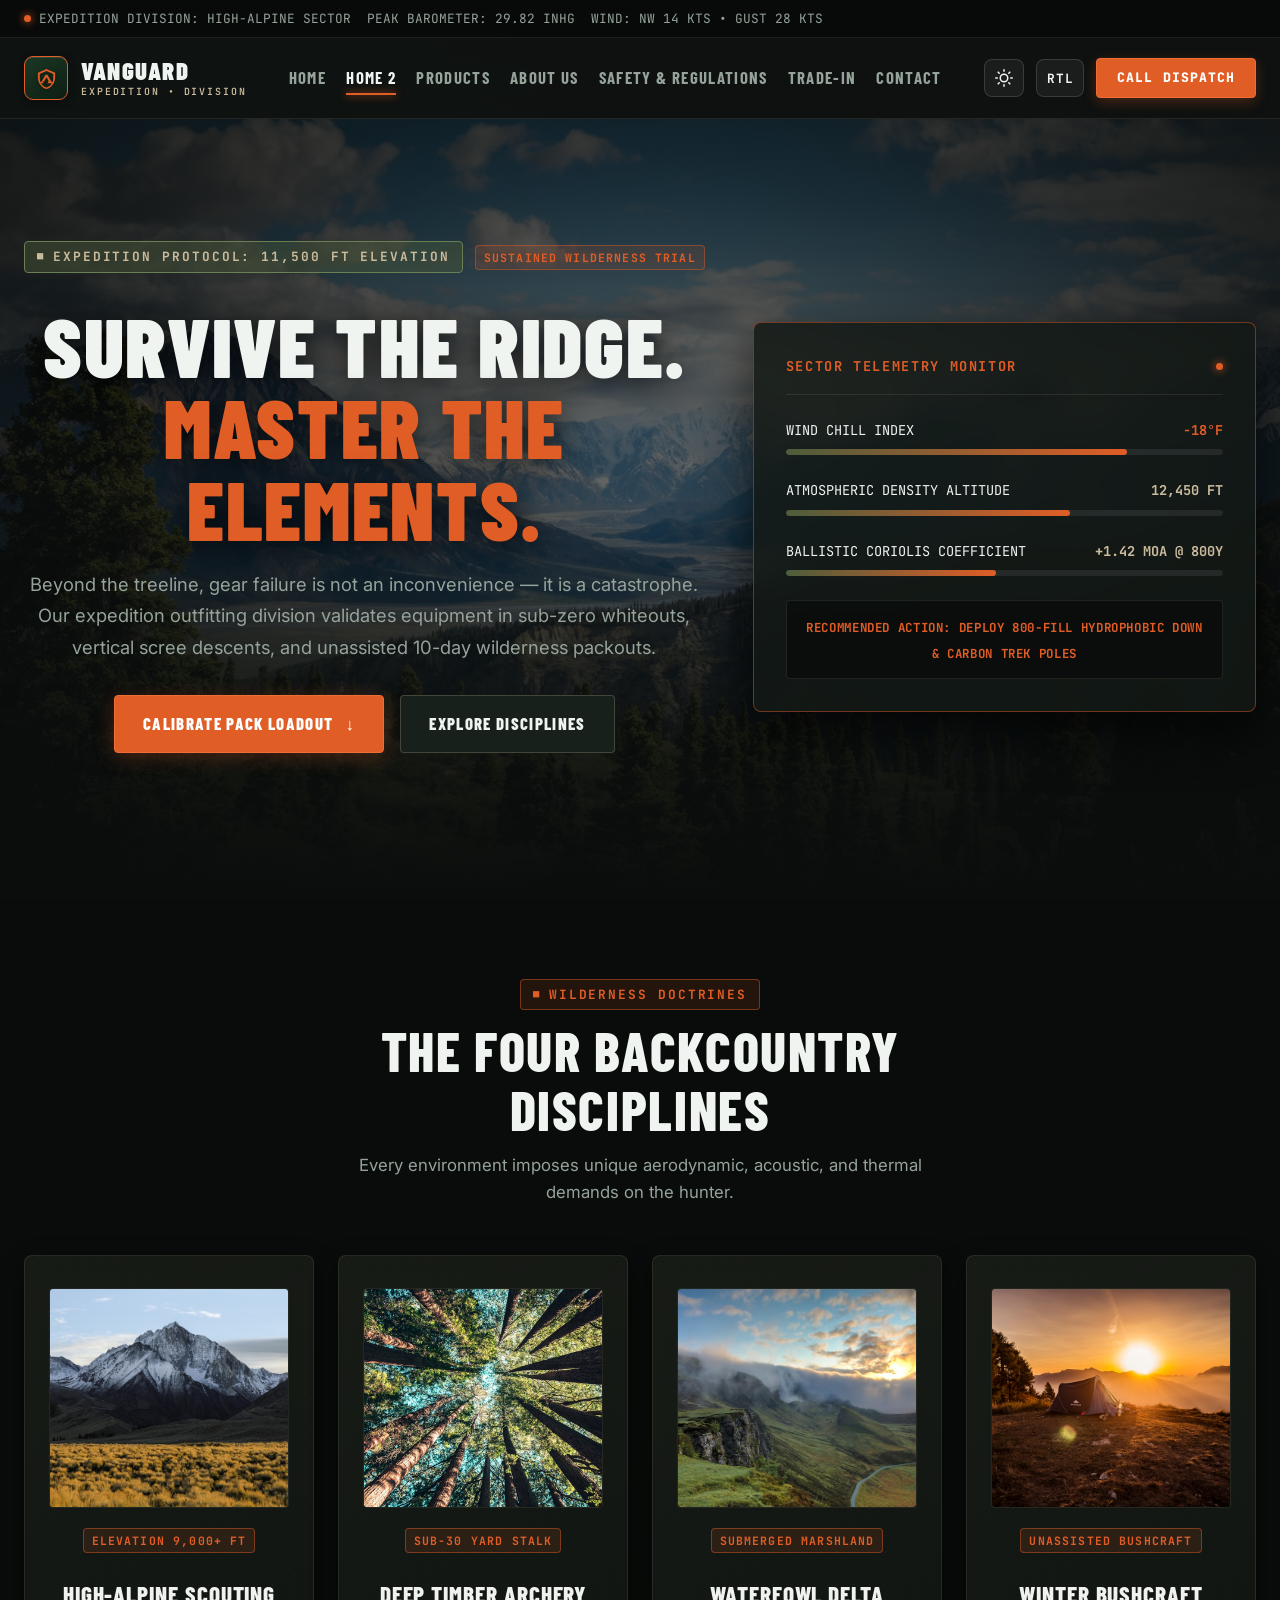
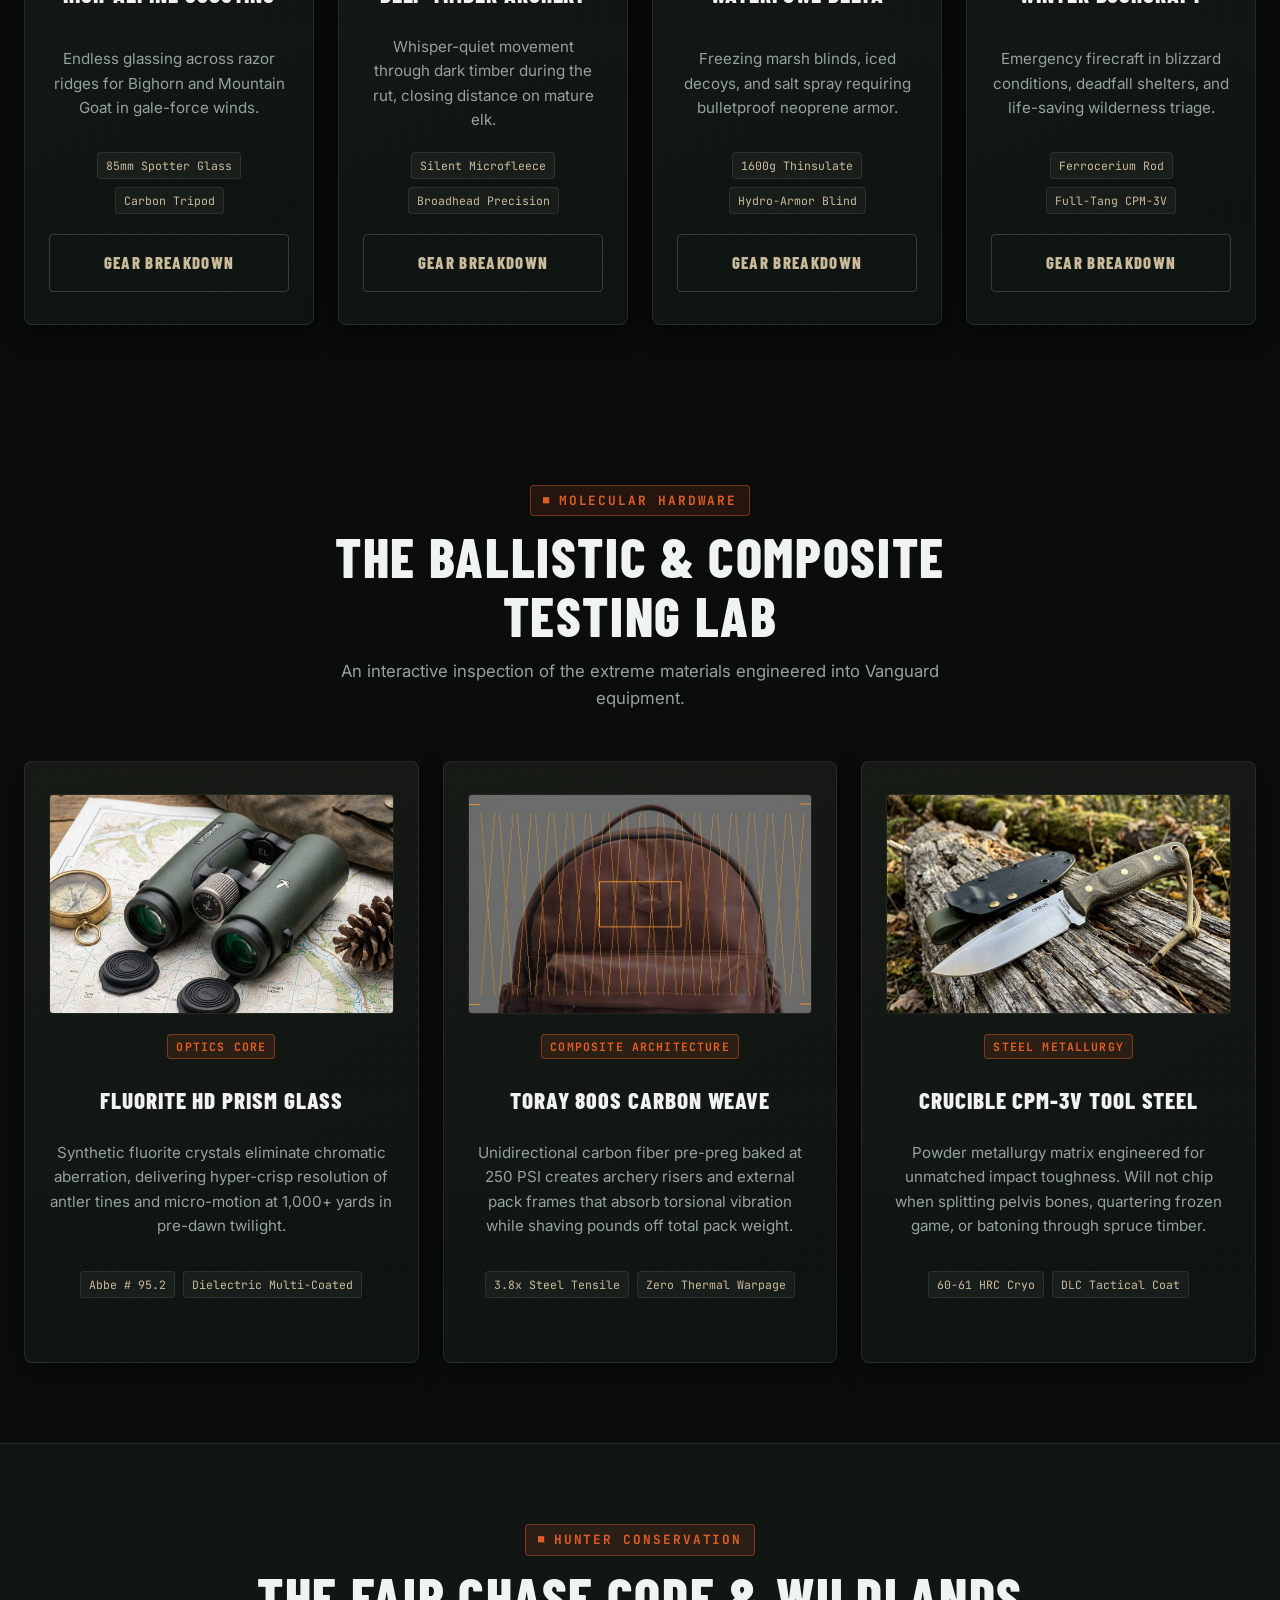
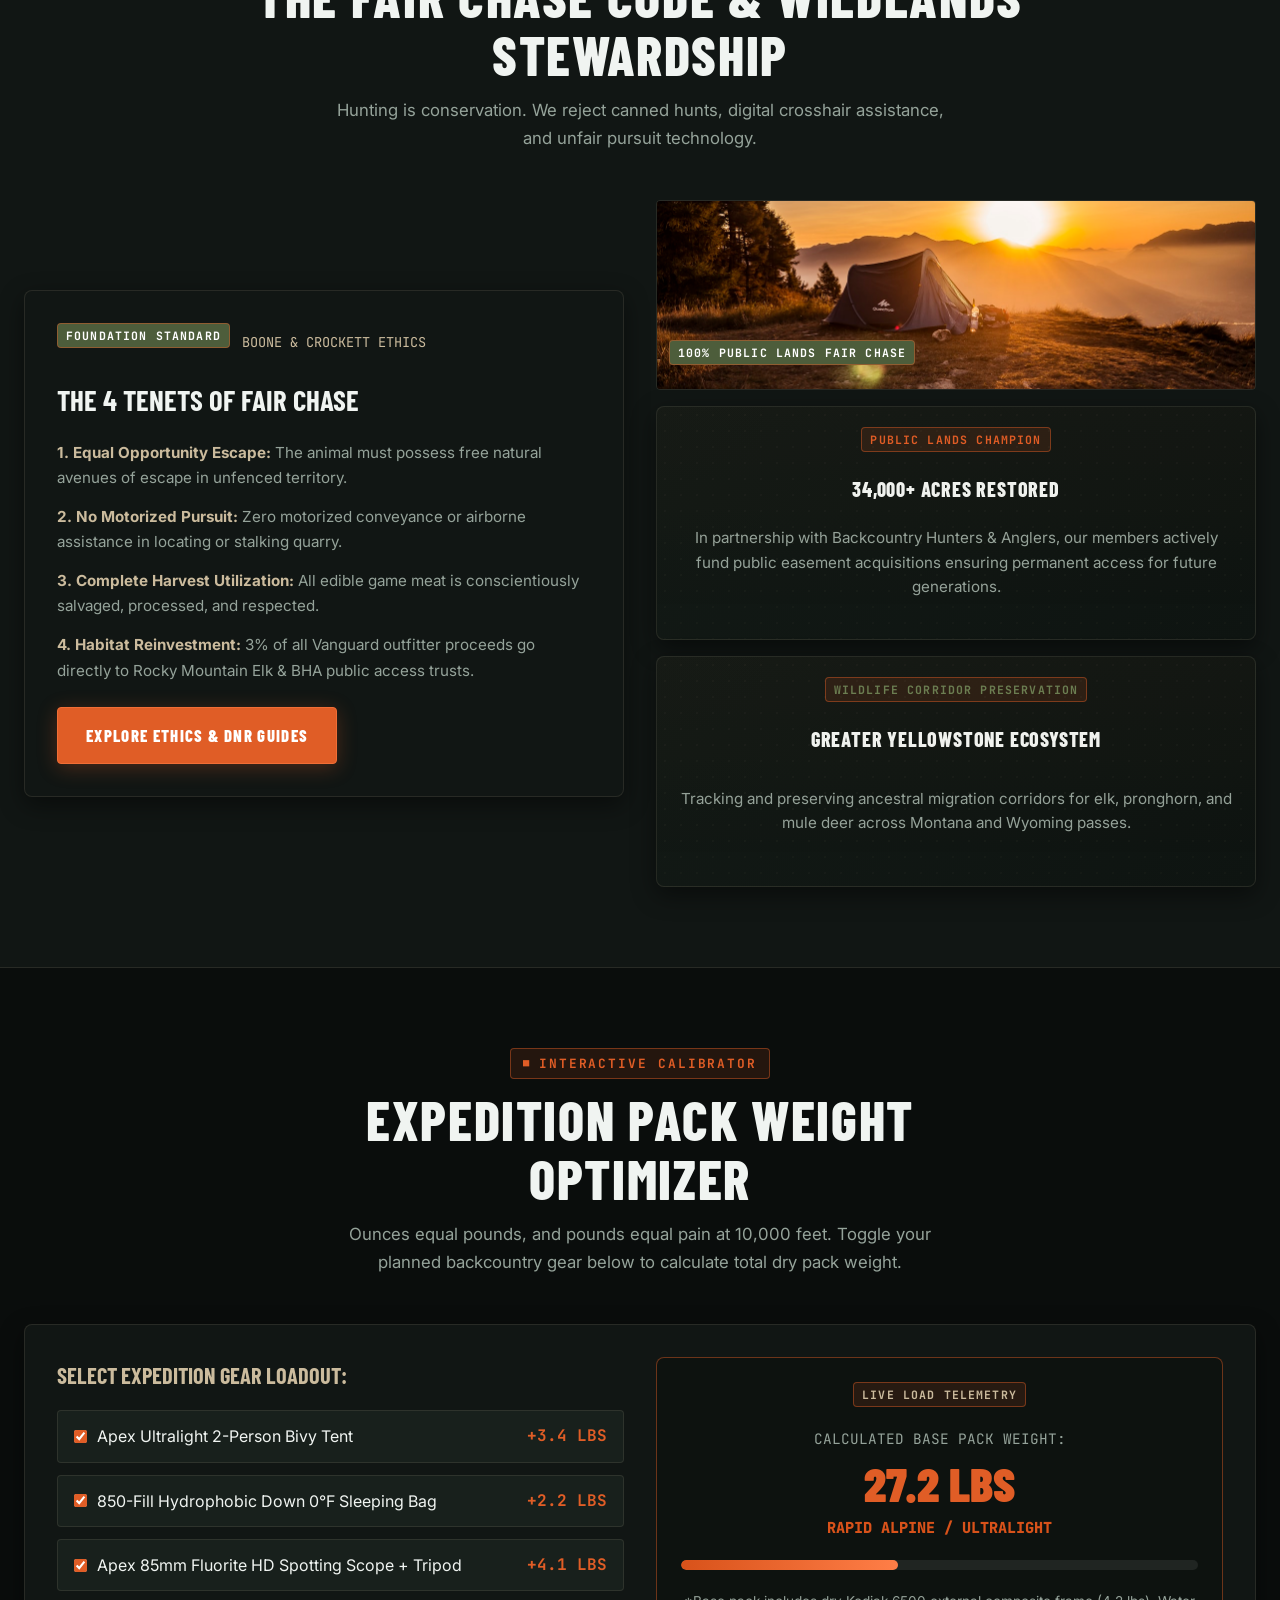
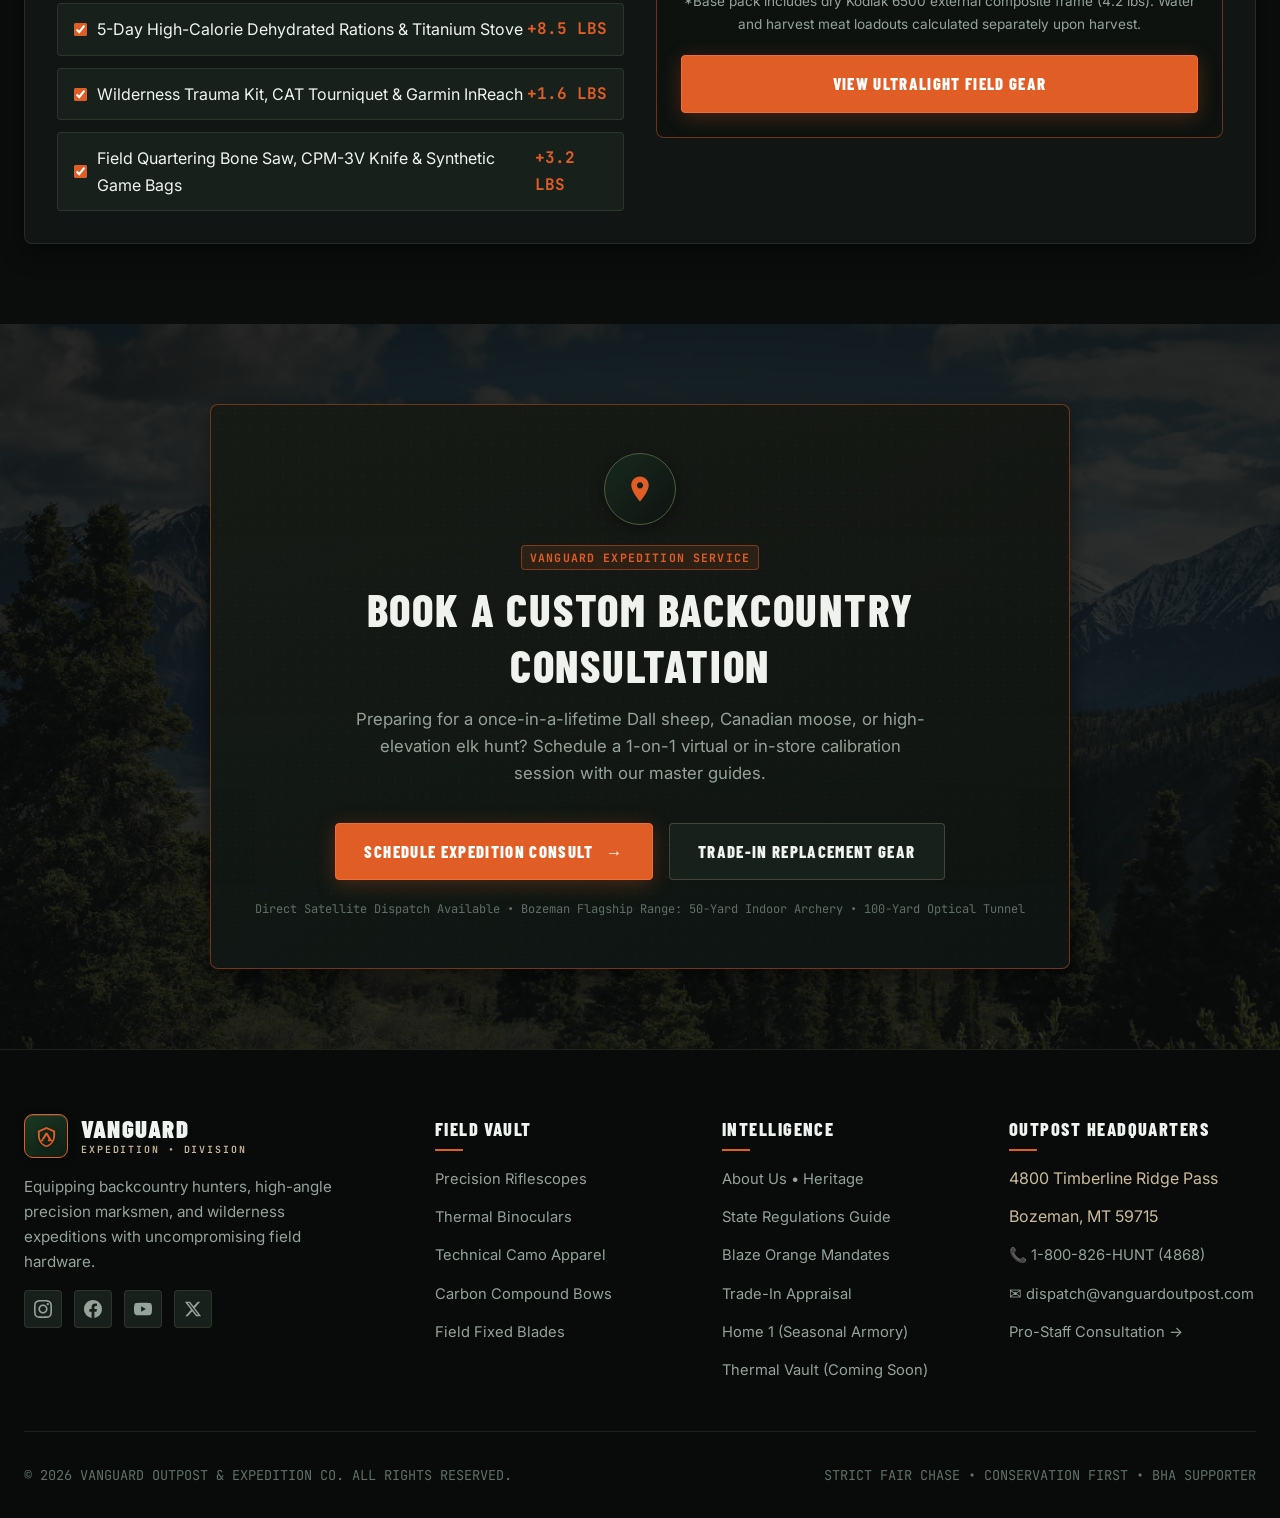
<file: pages/home-2.html>
<!DOCTYPE html>
<html lang="en" data-theme="dark" dir="ltr">
<head>
  <meta charset="UTF-8">
  <meta name="viewport" content="width=device-width, initial-scale=1.0">
  <title>High-Alpine Expedition &amp; Survival | Vanguard Outpost (Home 2)</title>
  <meta name="description" content="Vanguard Outpost Expedition Division: Preparing hunters and mountaineers for extreme high-alpine wilderness, severe weather survival, and backcountry packouts.">
  <meta name="keywords" content="high alpine hunting, backcountry survival, expedition pack weight, hunting disciplines, fair chase ethics, mountain gear">
  
  <!-- Open Graph / Meta -->
  <meta property="og:type" content="website">
  <meta property="og:title" content="High-Alpine Expedition &amp; Survival | Vanguard Outpost (Home 2)">
  <meta property="og:description" content="Survive the ridge. Master the elements. High-altitude ballistics, survival disciplines, and interactive pack optimization.">
  <meta property="og:image" content="../assets/images/hero-expedition-alpine.jpg">
  
  <!-- Favicon -->
  <link rel="icon" type="image/svg+xml" href="../assets/images/favicon.svg">

  <!-- Stylesheets -->
  <link rel="stylesheet" href="../assets/css/style.css">
  <link rel="stylesheet" href="../assets/css/dark-mode.css">
  <link rel="stylesheet" href="../assets/css/rtl.css">
  
  <!-- JSON-LD Structured Data -->
  <script type="application/ld+json">
  {
    "@context": "https://schema.org",
    "@type": "SportingGoodsStore",
    "name": "Vanguard Outpost Expedition Division",
    "image": "../assets/images/hero-expedition-alpine.jpg",
    "description": "High-altitude mountain expedition outfitting, survival pack calibration, and fair chase hunting preparation.",
    "telephone": "+1-800-826-4868",
    "address": {
      "@type": "PostalAddress",
      "streetAddress": "4800 Timberline Ridge Pass",
      "addressLocality": "Bozeman",
      "addressRegion": "MT",
      "postalCode": "59715",
      "addressCountry": "US"
    }
  }
  </script>
</head>
<body>
  <a href="#main-content" class="skip-link">Skip to Main Expedition Content</a>

  <!-- TOP TICKER BAR: Telemetry -->
  <aside class="top-ticker-bar" aria-label="Field Telemetry">
    <div class="container top-ticker-inner">
      <div class="ticker-telemetry">
        <span><span class="status-dot"></span> EXPEDITION DIVISION: HIGH-ALPINE SECTOR</span>
        <span>PEAK BAROMETER: 29.82 INHG</span>
        <span>WIND: NW 14 KTS &bull; GUST 28 KTS</span>
      </div>
    </div>
  </aside>

  <!-- PRIMARY SITE HEADER & NAVBAR -->
  <header class="site-header">
    <div class="container">
      <nav class="navbar" aria-label="Primary Expedition Navigation">
        <a href="index.html" class="brand-logo" aria-label="Vanguard Outpost Home">
          <div class="brand-emblem" aria-hidden="true">
            <svg viewBox="0 0 24 24"><path d="M12 2L3 6v5c0 5.55 3.84 10.74 9 12 5.16-1.26 9-6.45 9-12V6L12 2zm0 2.2l7 3.1v4.7c0 4.4-3.04 8.5-7 9.5-3.96-1-7-5.1-7-9.5V7.3l7-3.1zm-1 3.8l-4 7h2.5l2.5-4.3 2.5 4.3H17l-4-7h-2zm-3.5 6L5.5 17h3.5l-1.5-3zm7 0l-1.5 3H18.5l-2-3z"/></svg>
          </div>
          <div class="brand-text">
            <span class="brand-title">VANGUARD</span>
            <span class="brand-text-sub">EXPEDITION &bull; DIVISION</span>
          </div>
        </a>

        <!-- Desktop Menu -->
        <ul class="nav-menu">
          <li><a href="index.html" class="nav-link">Home</a></li>
          <li><a href="home-2.html" class="nav-link active">Home 2</a></li>
          <li><a href="products.html" class="nav-link">Products</a></li>
          <li><a href="about.html" class="nav-link">About Us</a></li>
          <li><a href="safety-regulations.html" class="nav-link">Safety &amp; Regulations</a></li>
          <li><a href="trade-in.html" class="nav-link">Trade-In</a></li>
          <li><a href="contact.html" class="nav-link">Contact</a></li>
        </ul>

        <div class="navbar-action-group">
          <button type="button" class="theme-toggle-btn" aria-label="Toggle Dark/Light Mode" title="Toggle theme">
            <svg viewBox="0 0 24 24" width="18" height="18" fill="none" stroke="currentColor" stroke-width="2" stroke-linecap="round" stroke-linejoin="round" aria-hidden="true"><circle cx="12" cy="12" r="5"></circle><line x1="12" y1="1" x2="12" y2="3"></line><line x1="12" y1="21" x2="12" y2="23"></line><line x1="4.22" y1="4.22" x2="5.64" y2="5.64"></line><line x1="18.36" y1="18.36" x2="19.78" y2="19.78"></line><line x1="1" y1="12" x2="3" y2="12"></line><line x1="21" y1="12" x2="23" y2="12"></line><line x1="4.22" y1="19.78" x2="5.64" y2="18.36"></line><line x1="18.36" y1="5.64" x2="19.78" y2="4.22"></line></svg>
          </button>
          <button type="button" class="rtl-toggle-btn" aria-label="Toggle RTL Layout" title="Toggle RTL layout">RTL</button>
          <a href="contact.html" class="nav-cta-btn">
            <span>CALL DISPATCH</span>
          </a>
        </div>

        <!-- Mobile Hamburger Toggle -->
        <button type="button" class="mobile-nav-toggle" aria-label="Toggle Mobile Navigation" aria-expanded="false">
          <span></span>
          <span></span>
          <span></span>
        </button>
      </nav>
    </div>
  </header>

  <!-- MOBILE NAVIGATION DRAWER -->
  <div class="mobile-drawer" role="dialog" aria-modal="true" aria-label="Mobile Navigation">
    <div class="mobile-drawer-header">
        <a href="index.html" class="brand-logo" aria-label="Vanguard Outpost Home">
          <div class="brand-emblem" aria-hidden="true">
            <svg viewBox="0 0 24 24"><path d="M12 2L3 6v5c0 5.55 3.84 10.74 9 12 5.16-1.26 9-6.45 9-12V6L12 2zm0 2.2l7 3.1v4.7c0 4.4-3.04 8.5-7 9.5-3.96-1-7-5.1-7-9.5V7.3l7-3.1zm-1 3.8l-4 7h2.5l2.5-4.3 2.5 4.3H17l-4-7h-2zm-3.5 6L5.5 17h3.5l-1.5-3zm7 0l-1.5 3H18.5l-2-3z"/></svg>
          </div>
          <div class="brand-text">
            <span class="brand-title">VANGUARD</span>
            <span class="brand-text-sub">EXPEDITION &bull; DIVISION</span>
          </div>
        </a>
        <button type="button" class="mobile-drawer-close" aria-label="Close Navigation">&times;</button>
      </div>
    <div>
      <ul class="mobile-nav-list">
        <li><a href="index.html" class="mobile-nav-link">Home</a></li>
        <li><a href="home-2.html" class="mobile-nav-link active">Home 2</a></li>
        <li><a href="products.html" class="mobile-nav-link">Products</a></li>
        <li><a href="about.html" class="mobile-nav-link">About Us</a></li>
        <li><a href="safety-regulations.html" class="mobile-nav-link">Safety &amp; Regulations</a></li>
        <li><a href="trade-in.html" class="mobile-nav-link">Trade-In</a></li>
        <li><a href="contact.html" class="mobile-nav-link">Contact</a></li>
      </ul>
      <div class="mobile-drawer-actions">
        <button type="button" class="theme-toggle-btn" aria-label="Toggle Dark/Light Mode" title="Toggle theme">
          <svg viewBox="0 0 24 24" width="18" height="18" fill="none" stroke="currentColor" stroke-width="2" stroke-linecap="round" stroke-linejoin="round" aria-hidden="true"><circle cx="12" cy="12" r="5"></circle><line x1="12" y1="1" x2="12" y2="3"></line><line x1="12" y1="21" x2="12" y2="23"></line><line x1="4.22" y1="4.22" x2="5.64" y2="5.64"></line><line x1="18.36" y1="18.36" x2="19.78" y2="19.78"></line><line x1="1" y1="12" x2="3" y2="12"></line><line x1="21" y1="12" x2="23" y2="12"></line><line x1="4.22" y1="19.78" x2="5.64" y2="18.36"></line><line x1="18.36" y1="5.64" x2="19.78" y2="4.22"></line></svg>
        </button>
        <button type="button" class="rtl-toggle-btn" aria-label="Toggle RTL Layout" title="Toggle RTL layout">RTL</button>
      </div>
    </div>
    <div>
      <a href="contact.html" class="btn btn-primary btn-block">CALL DISPATCH</a>
      <p style="font-family: var(--font-mono); font-size: 0.75rem; color: var(--text-faint); margin-top: 16px; text-align: center;">VANGUARD EXPEDITION DIVISION</p>
    </div>
  </div>
  <div class="mobile-drawer-backdrop" aria-hidden="true"></div>

  <!-- ==========================================================================
       MAIN CONTENT: STRICT SECTION COUNT = EXACTLY 6 SECTIONS FOR HOME 2
       (COMPLETELY DISTINCT HERO STYLE, TOPICS, AND LAYOUT FROM HOME 1)
       ========================================================================== -->
  <main id="main-content">

    <!-- SECTION 1: HERO (BACKCOUNTRY TACTICAL EXPEDITION & TELEMETRY GAUGE) -->
    <section class="hero-2" id="home2-hero" aria-label="Expedition Readiness Hero">
      <div class="hero-1-bg" style="background-image: url('../assets/images/hero-expedition-alpine.jpg');"></div>
      <div class="hero-1-overlay"></div>
      <div class="topography-canvas-container" aria-hidden="true">
        <canvas class="topography-canvas"></canvas>
      </div>

      <div class="container">
        <div class="hero-2-grid">
          <div>
            <div class="hero-badge-group">
              <span class="section-tag" style="background: rgba(77, 93, 59, 0.4); border-color: var(--color-olive-light); color: var(--color-khaki);">
                EXPEDITION PROTOCOL: 11,500 FT ELEVATION
              </span>
              <span class="card-badge">SUSTAINED WILDERNESS TRIAL</span>
            </div>
            <h1 class="hero-title">
              SURVIVE THE RIDGE.
              <span class="highlight">MASTER THE ELEMENTS.</span>
            </h1>
            <p class="hero-lead">
              Beyond the treeline, gear failure is not an inconvenience — it is a catastrophe. Our expedition outfitting division validates equipment in sub-zero whiteouts, vertical scree descents, and unassisted 10-day wilderness packouts.
            </p>
            <div class="hero-cta-group">
              <a href="#pack-optimizer-section" class="btn btn-primary">
                <span>CALIBRATE PACK LOADOUT</span>
                <span class="btn-icon-right" aria-hidden="true">↓</span>
              </a>
              <a href="#disciplines-section" class="btn btn-secondary">
                <span>EXPLORE DISCIPLINES</span>
              </a>
            </div>
          </div>

          <!-- Live Environmental & Telemetry Gauge Card -->
          <div class="expedition-gauge-card">
            <div class="gauge-header">
              <span class="gauge-title">SECTOR TELEMETRY MONITOR</span>
              <span class="status-dot"></span>
            </div>

            <div>
              <div class="gauge-row">
                <span>WIND CHILL INDEX</span>
                <span style="color: var(--color-blaze); font-weight: 700;">-18°F</span>
              </div>
              <div class="gauge-bar-track">
                <div class="gauge-bar-fill" style="width: 78%;"></div>
              </div>
            </div>

            <div>
              <div class="gauge-row">
                <span>ATMOSPHERIC DENSITY ALTITUDE</span>
                <span style="color: var(--color-khaki); font-weight: 700;">12,450 FT</span>
              </div>
              <div class="gauge-bar-track">
                <div class="gauge-bar-fill" style="width: 65%;"></div>
              </div>
            </div>

            <div>
              <div class="gauge-row">
                <span>BALLISTIC CORIOLIS COEFFICIENT</span>
                <span style="color: var(--color-khaki); font-weight: 700;">+1.42 MOA @ 800Y</span>
              </div>
              <div class="gauge-bar-track">
                <div class="gauge-bar-fill" style="width: 48%;"></div>
              </div>
            </div>

            <div class="recommended-action-box">
              <span>
                RECOMMENDED ACTION: DEPLOY 800-FILL HYDROPHOBIC DOWN &amp; CARBON TREK POLES
              </span>
            </div>
          </div>
        </div>
      </div>
    </section>

    <!-- SECTION 2: THE FOUR BACKCOUNTRY DISCIPLINES (3D Tilt Cards, Center-Aligned) -->
    <section class="section-pad" id="disciplines-section" style="background: #090c0a;">
      <div class="container">
        <div class="section-header">
          <span class="section-tag">WILDERNESS DOCTRINES</span>
          <h2 class="section-title">THE FOUR BACKCOUNTRY DISCIPLINES</h2>
          <p class="section-subtitle">
            Every environment imposes unique aerodynamic, acoustic, and thermal demands on the hunter.
          </p>
        </div>

        <div class="grid-4">
          <!-- Discipline 1: High Alpine -->
          <article class="tilt-card" data-max-tilt="16">
            <div class="card-img-wrap">
              <img src="../assets/images/discipline-alpine.jpg" alt="High-Alpine Bighorn Scouting" loading="lazy">
            </div>
            <span class="card-badge">ELEVATION 9,000+ FT</span>
            <h3 class="card-title">HIGH-ALPINE SCOUTING</h3>
            <p class="card-desc">Endless glassing across razor ridges for Bighorn and Mountain Goat in gale-force winds.</p>
            <div class="card-specs-list">
              <span class="spec-chip">85mm Spotter Glass</span>
              <span class="spec-chip">Carbon Tripod</span>
            </div>
            <div class="card-footer">
              <a href="products.html" class="btn btn-outline btn-block">GEAR BREAKDOWN</a>
            </div>
          </article>

          <!-- Discipline 2: Timber Archery -->
          <article class="tilt-card" data-max-tilt="16">
            <div class="card-img-wrap">
              <img src="../assets/images/discipline-archery.jpg" alt="Deep Timber Elk Bowhunting" loading="lazy">
            </div>
            <span class="card-badge">SUB-30 YARD STALK</span>
            <h3 class="card-title">DEEP TIMBER ARCHERY</h3>
            <p class="card-desc">Whisper-quiet movement through dark timber during the rut, closing distance on mature elk.</p>
            <div class="card-specs-list">
              <span class="spec-chip">Silent Microfleece</span>
              <span class="spec-chip">Broadhead Precision</span>
            </div>
            <div class="card-footer">
              <a href="products.html" class="btn btn-outline btn-block">GEAR BREAKDOWN</a>
            </div>
          </article>

          <!-- Discipline 3: Waterfowl -->
          <article class="tilt-card" data-max-tilt="16">
            <div class="card-img-wrap">
              <img src="../assets/images/discipline-waterfowl.jpg" alt="Waterfowl Marshland Outfitting" loading="lazy">
            </div>
            <span class="card-badge">SUBMERGED MARSHLAND</span>
            <h3 class="card-title">WATERFOWL DELTA</h3>
            <p class="card-desc">Freezing marsh blinds, iced decoys, and salt spray requiring bulletproof neoprene armor.</p>
            <div class="card-specs-list">
              <span class="spec-chip">1600g Thinsulate</span>
              <span class="spec-chip">Hydro-Armor Blind</span>
            </div>
            <div class="card-footer">
              <a href="products.html" class="btn btn-outline btn-block">GEAR BREAKDOWN</a>
            </div>
          </article>

          <!-- Discipline 4: Wilderness Survival -->
          <article class="tilt-card" data-max-tilt="16">
            <div class="card-img-wrap">
              <img src="../assets/images/discipline-survival.jpg" alt="Wilderness Survival Bushcraft" loading="lazy">
            </div>
            <span class="card-badge">UNASSISTED BUSHCRAFT</span>
            <h3 class="card-title">WINTER BUSHCRAFT</h3>
            <p class="card-desc">Emergency firecraft in blizzard conditions, deadfall shelters, and life-saving wilderness triage.</p>
            <div class="card-specs-list">
              <span class="spec-chip">Ferrocerium Rod</span>
              <span class="spec-chip">Full-Tang CPM-3V</span>
            </div>
            <div class="card-footer">
              <a href="products.html" class="btn btn-outline btn-block">GEAR BREAKDOWN</a>
            </div>
          </article>
        </div>
      </div>
    </section>

    <!-- SECTION 3: BALLISTIC & MATERIALS TESTING LAB -->
    <section class="section-pad" id="materials-lab" style="background: var(--bg-base); position: relative;">
      <div class="container">
        <div class="section-header">
          <span class="section-tag">MOLECULAR HARDWARE</span>
          <h2 class="section-title">THE BALLISTIC &amp; COMPOSITE TESTING LAB</h2>
          <p class="section-subtitle">
            An interactive inspection of the extreme materials engineered into Vanguard equipment.
          </p>
        </div>

        <div class="grid-3">
          <div class="tilt-card" data-max-tilt="12">
            <div class="card-img-wrap">
              <img src="../assets/images/lab-fluorite-glass.jpg" alt="Fluorite HD Prism Glass Optical Core Technology" loading="lazy">
            </div>
            <span class="card-badge">OPTICS CORE</span>
            <h3 class="card-title">FLUORITE HD PRISM GLASS</h3>
            <p class="card-desc">Synthetic fluorite crystals eliminate chromatic aberration, delivering hyper-crisp resolution of antler tines and micro-motion at 1,000+ yards in pre-dawn twilight.</p>
            <div class="card-specs-list">
              <span class="spec-chip">Abbe # 95.2</span>
              <span class="spec-chip">Dielectric Multi-Coated</span>
            </div>
          </div>

          <div class="tilt-card" data-max-tilt="12">
            <div class="card-img-wrap">
              <img src="../assets/images/lab-carbon-weave.jpg" alt="Toray 800S Carbon Weave Composite Architecture" loading="lazy">
            </div>
            <span class="card-badge">COMPOSITE ARCHITECTURE</span>
            <h3 class="card-title">TORAY 800S CARBON WEAVE</h3>
            <p class="card-desc">Unidirectional carbon fiber pre-preg baked at 250 PSI creates archery risers and external pack frames that absorb torsional vibration while shaving pounds off total pack weight.</p>
            <div class="card-specs-list">
              <span class="spec-chip">3.8x Steel Tensile</span>
              <span class="spec-chip">Zero Thermal Warpage</span>
            </div>
          </div>

          <div class="tilt-card" data-max-tilt="12">
            <div class="card-img-wrap">
              <img src="../assets/images/lab-cpm-steel.jpg" alt="Crucible CPM-3V Tool Steel Powder Metallurgy" loading="lazy">
            </div>
            <span class="card-badge">STEEL METALLURGY</span>
            <h3 class="card-title">CRUCIBLE CPM-3V TOOL STEEL</h3>
            <p class="card-desc">Powder metallurgy matrix engineered for unmatched impact toughness. Will not chip when splitting pelvis bones, quartering frozen game, or batoning through spruce timber.</p>
            <div class="card-specs-list">
              <span class="spec-chip">60-61 HRC Cryo</span>
              <span class="spec-chip">DLC Tactical Coat</span>
            </div>
          </div>
        </div>
      </div>
    </section>

    <!-- SECTION 4: WILDERNESS STEWARDSHIP & FAIR CHASE PLEDGE -->
    <section class="section-pad" id="fair-chase-section" style="background: var(--bg-surface); border-top: 1px solid var(--border-subtle); border-bottom: 1px solid var(--border-subtle);">
      <div class="container">
        <div class="section-header">
          <span class="section-tag">HUNTER CONSERVATION</span>
          <h2 class="section-title">THE FAIR CHASE CODE &amp; WILDLANDS STEWARDSHIP</h2>
          <p class="section-subtitle">
            Hunting is conservation. We reject canned hunts, digital crosshair assistance, and unfair pursuit technology.
          </p>
        </div>

        <div class="grid-2" style="align-items: center;">
          <div class="tool-box">
            <div style="display: flex; align-items: center; gap: 12px; margin-bottom: 16px;">
              <span class="card-badge" style="background: var(--color-olive); color: #fff;">FOUNDATION STANDARD</span>
              <span style="font-family: var(--font-mono); font-size: 0.85rem; color: var(--color-khaki);">BOONE &amp; CROCKETT ETHICS</span>
            </div>
            <h3 style="font-family: var(--font-display); font-size: 1.8rem; text-transform: uppercase; color: var(--text-main); margin-bottom: 16px;">
              THE 4 TENETS OF FAIR CHASE
            </h3>
            <ul style="display: flex; flex-direction: column; gap: 14px; font-size: 0.95rem; color: var(--text-muted);">
              <li><strong style="color: var(--color-khaki);">1. Equal Opportunity Escape:</strong> The animal must possess free natural avenues of escape in unfenced territory.</li>
              <li><strong style="color: var(--color-khaki);">2. No Motorized Pursuit:</strong> Zero motorized conveyance or airborne assistance in locating or stalking quarry.</li>
              <li><strong style="color: var(--color-khaki);">3. Complete Harvest Utilization:</strong> All edible game meat is conscientiously salvaged, processed, and respected.</li>
              <li><strong style="color: var(--color-khaki);">4. Habitat Reinvestment:</strong> 3% of all Vanguard outfitter proceeds go directly to Rocky Mountain Elk &amp; BHA public access trusts.</li>
            </ul>
            <div style="margin-top: 24px;">
              <a href="safety-regulations.html" class="btn btn-primary">
                <span>EXPLORE ETHICS &amp; DNR GUIDES</span>
              </a>
            </div>
          </div>

          <div style="display: flex; flex-direction: column; gap: 16px;">
            <div style="position: relative; border-radius: var(--radius-sm); overflow: hidden; border: 1px solid var(--border-subtle); height: 190px;">
              <img src="../assets/images/hero-hunter-dawn.jpg" alt="Wilderness hunter observing fair chase ethics on public lands at sunrise" loading="lazy" style="width: 100%; height: 100%; object-fit: cover; display: block;">
              <span class="card-badge" style="position: absolute; bottom: 12px; left: 12px; background: var(--color-olive); color: #fff;">100% PUBLIC LANDS FAIR CHASE</span>
            </div>

            <div class="tilt-card" data-max-tilt="10" style="padding: 20px;">
              <span class="card-badge" style="color: var(--color-blaze);">PUBLIC LANDS CHAMPION</span>
              <h4 class="card-title" style="font-size: 1.25rem;">34,000+ ACRES RESTORED</h4>
              <p class="card-desc">In partnership with Backcountry Hunters &amp; Anglers, our members actively fund public easement acquisitions ensuring permanent access for future generations.</p>
            </div>

            <div class="tilt-card" data-max-tilt="10" style="padding: 20px;">
              <span class="card-badge" style="color: var(--color-olive-light);">WILDLIFE CORRIDOR PRESERVATION</span>
              <h4 class="card-title" style="font-size: 1.25rem;">GREATER YELLOWSTONE ECOSYSTEM</h4>
              <p class="card-desc">Tracking and preserving ancestral migration corridors for elk, pronghorn, and mule deer across Montana and Wyoming passes.</p>
            </div>
          </div>
        </div>
      </div>
    </section>

    <!-- SECTION 5: INTERACTIVE EXPEDITION PACK WEIGHT OPTIMIZER & CHECKLIST -->
    <section class="section-pad" id="pack-optimizer-section" style="background: var(--bg-base);">
      <div class="container">
        <div class="section-header">
          <span class="section-tag">INTERACTIVE CALIBRATOR</span>
          <h2 class="section-title">EXPEDITION PACK WEIGHT OPTIMIZER</h2>
          <p class="section-subtitle">
            Ounces equal pounds, and pounds equal pain at 10,000 feet. Toggle your planned backcountry gear below to calculate total dry pack weight.
          </p>
        </div>

        <div class="tool-box" id="pack-weight-tracker">
          <div class="grid-2" style="align-items: start;">
            <div>
              <h3 style="font-family: var(--font-display); font-size: 1.4rem; text-transform: uppercase; margin-bottom: 16px; color: var(--color-khaki);">
                SELECT EXPEDITION GEAR LOADOUT:
              </h3>
              <div style="display: flex; flex-direction: column; gap: 12px;">
                <label class="calc-gear-item">
                  <span style="display: flex; align-items: center; gap: 10px;">
                    <input type="checkbox" class="gear-weight-check" data-weight="3.4" checked style="accent-color: var(--color-blaze);">
                    <span>Apex Ultralight 2-Person Bivy Tent</span>
                  </span>
                  <span class="weight-tag">+3.4 LBS</span>
                </label>

                <label class="calc-gear-item">
                  <span style="display: flex; align-items: center; gap: 10px;">
                    <input type="checkbox" class="gear-weight-check" data-weight="2.2" checked style="accent-color: var(--color-blaze);">
                    <span>850-Fill Hydrophobic Down 0°F Sleeping Bag</span>
                  </span>
                  <span class="weight-tag">+2.2 LBS</span>
                </label>

                <label class="calc-gear-item">
                  <span style="display: flex; align-items: center; gap: 10px;">
                    <input type="checkbox" class="gear-weight-check" data-weight="4.1" checked style="accent-color: var(--color-blaze);">
                    <span>Apex 85mm Fluorite HD Spotting Scope + Tripod</span>
                  </span>
                  <span class="weight-tag">+4.1 LBS</span>
                </label>

                <label class="calc-gear-item">
                  <span style="display: flex; align-items: center; gap: 10px;">
                    <input type="checkbox" class="gear-weight-check" data-weight="8.5" checked style="accent-color: var(--color-blaze);">
                    <span>5-Day High-Calorie Dehydrated Rations &amp; Titanium Stove</span>
                  </span>
                  <span class="weight-tag">+8.5 LBS</span>
                </label>

                <label class="calc-gear-item">
                  <span style="display: flex; align-items: center; gap: 10px;">
                    <input type="checkbox" class="gear-weight-check" data-weight="1.6" checked style="accent-color: var(--color-blaze);">
                    <span>Wilderness Trauma Kit, CAT Tourniquet &amp; Garmin InReach</span>
                  </span>
                  <span class="weight-tag">+1.6 LBS</span>
                </label>

                <label class="calc-gear-item">
                  <span style="display: flex; align-items: center; gap: 10px;">
                    <input type="checkbox" class="gear-weight-check" data-weight="3.2" checked style="accent-color: var(--color-blaze);">
                    <span>Field Quartering Bone Saw, CPM-3V Knife &amp; Synthetic Game Bags</span>
                  </span>
                  <span class="weight-tag">+3.2 LBS</span>
                </label>
              </div>
            </div>

            <!-- Weight Meter Readout -->
            <div class="weight-meter-card">
              <span class="card-badge" style="color: var(--color-khaki);">LIVE LOAD TELEMETRY</span>
              <div style="font-family: var(--font-mono); font-size: 0.9rem; color: var(--text-muted); margin-top: 8px;">CALCULATED BASE PACK WEIGHT:</div>
              <div class="weight-display" id="total-pack-weight">27.2 LBS</div>
              
              <div id="pack-status-badge" style="font-family: var(--font-mono); font-weight: 800; font-size: 0.95rem; margin-bottom: 12px;">
                BALANCED 5-DAY BACKCOUNTRY
              </div>

              <div class="gauge-bar-track" style="height: 10px; margin-bottom: 20px;">
                <div class="gauge-bar-fill" id="pack-progress-bar" style="width: 45%;"></div>
              </div>

              <p style="font-size: 0.85rem; color: var(--text-muted); margin-bottom: 20px;">
                *Base pack includes dry Kodiak 6500 external composite frame (4.2 lbs). Water and harvest meat loadouts calculated separately upon harvest.
              </p>

              <a href="products.html" class="btn btn-primary btn-block">VIEW ULTRALIGHT FIELD GEAR</a>
            </div>
          </div>
        </div>
      </div>
    </section>

    <!-- SECTION 6: CUSTOM OUTPOST CONSULTATION & PRO-STAFF EXPEDITION BOOKING (CTA) -->
    <section class="section-pad" id="pro-staff-booking" style="position: relative; overflow: hidden;">
      <div class="hero-1-bg" style="background-image: url('../assets/images/hero-expedition-alpine.jpg'); opacity: 0.16; filter: saturate(0.8);"></div>
      <div class="container" style="position: relative; z-index: 2;">
        <div class="tilt-card" data-max-tilt="8" style="padding: var(--space-12) var(--space-8); max-width: 860px; margin: 0 auto; border: 1.5px solid var(--border-accent);">
          <div class="card-icon-wrap" aria-hidden="true" style="width: 72px; height: 72px;">
            <svg viewBox="0 0 24 24"><path d="M12 2C8.13 2 5 5.13 5 9c0 5.25 7 13 7 13s7-7.75 7-13c0-3.87-3.13-7-7-7zm0 9.5c-1.38 0-2.5-1.12-2.5-2.5s1.12-2.5 2.5-2.5 2.5 1.12 2.5 2.5-1.12 2.5-2.5 2.5z"/></svg>
          </div>
          <span class="card-badge">VANGUARD EXPEDITION SERVICE</span>
          <h2 class="card-title" style="font-size: clamp(2rem, 4vw, 2.8rem);">BOOK A CUSTOM BACKCOUNTRY CONSULTATION</h2>
          <p class="card-desc" style="max-width: 580px; font-size: 1.05rem;">
            Preparing for a once-in-a-lifetime Dall sheep, Canadian moose, or high-elevation elk hunt? Schedule a 1-on-1 virtual or in-store calibration session with our master guides.
          </p>

          <div style="display: flex; gap: 16px; justify-content: center; flex-wrap: wrap; margin-top: 16px;">
            <a href="contact.html" class="btn btn-primary">
              <span>SCHEDULE EXPEDITION CONSULT</span>
              <span class="btn-icon-right" aria-hidden="true">→</span>
            </a>
            <a href="trade-in.html" class="btn btn-secondary">
              <span>TRADE-IN REPLACEMENT GEAR</span>
            </a>
          </div>

          <p style="font-family: var(--font-mono); font-size: 0.75rem; color: var(--text-faint); margin-top: 20px;">
            Direct Satellite Dispatch Available &bull; Bozeman Flagship Range: 50-Yard Indoor Archery &bull; 100-Yard Optical Tunnel
          </p>
        </div>
      </div>
    </section>

  </main>

  <!-- SITE FOOTER -->
  <footer class="site-footer">
    <div class="container">
      <div class="footer-grid">
        <div class="footer-brand">
          <a href="index.html" class="brand-logo" aria-label="Vanguard Outpost Home">
            <div class="brand-emblem" aria-hidden="true">
              <svg viewBox="0 0 24 24"><path d="M12 2L3 6v5c0 5.55 3.84 10.74 9 12 5.16-1.26 9-6.45 9-12V6L12 2zm0 2.2l7 3.1v4.7c0 4.4-3.04 8.5-7 9.5-3.96-1-7-5.1-7-9.5V7.3l7-3.1zm-1 3.8l-4 7h2.5l2.5-4.3 2.5 4.3H17l-4-7h-2zm-3.5 6L5.5 17h3.5l-1.5-3zm7 0l-1.5 3H18.5l-2-3z"/></svg>
            </div>
            <div class="brand-text">
              <span class="brand-title">VANGUARD</span>
              <span class="brand-text-sub">EXPEDITION &bull; DIVISION</span>
            </div>
          </a>
          <p>
            Equipping backcountry hunters, high-angle precision marksmen, and wilderness expeditions with uncompromising field hardware.
          </p>
          <div class="footer-social-links">
            <a href="#" class="social-icon-btn" aria-label="Follow Vanguard Outpost on Instagram" title="Instagram">
              <svg viewBox="0 0 24 24" width="18" height="18" fill="currentColor" aria-hidden="true"><path d="M12 2.163c3.204 0 3.584.012 4.85.07 3.252.148 4.771 1.691 4.919 4.919.058 1.265.069 1.645.069 4.849 0 3.205-.012 3.584-.069 4.849-.149 3.225-1.664 4.771-4.919 4.919-1.266.058-1.644.07-4.85.07-3.204 0-3.584-.012-4.849-.07-3.26-.149-4.771-1.699-4.919-4.92-.058-1.265-.07-1.644-.07-4.849 0-3.204.013-3.583.07-4.849.149-3.227 1.664-4.771 4.919-4.919 1.266-.057 1.645-.069 4.849-.069zm0-2.163c-3.259 0-3.667.014-4.947.072-4.358.2-6.78 2.618-6.98 6.98-.059 1.281-.073 1.689-.073 4.948 0 3.259.014 3.668.072 4.948.2 4.358 2.618 6.78 6.98 6.98 1.281.058 1.689.072 4.948.072 3.259 0 3.668-.014 4.948-.072 4.354-.2 6.782-2.618 6.979-6.98.059-1.28.073-1.689.073-4.948 0-3.259-.014-3.667-.072-4.947-.196-4.354-2.617-6.78-6.979-6.98-1.281-.059-1.69-.073-4.949-.073zm0 5.838c-3.403 0-6.162 2.759-6.162 6.162s2.759 6.163 6.162 6.163 6.162-2.759 6.162-6.163c0-3.403-2.759-6.162-6.162-6.162zm0 10.162c-2.209 0-4-1.79-4-4 0-2.209 1.791-4 4-4s4 1.791 4 4c0 2.21-1.791 4-4 4zm6.406-11.845c-.796 0-1.441.645-1.441 1.44s.645 1.44 1.441 1.44c.795 0 1.439-.645 1.439-1.44s-.644-1.44-1.439-1.44z"/></svg>
            </a>
            <a href="#" class="social-icon-btn" aria-label="Follow Vanguard Outpost on Facebook" title="Facebook">
              <svg viewBox="0 0 24 24" width="18" height="18" fill="currentColor" aria-hidden="true"><path d="M24 12.073c0-6.627-5.373-12-12-12s-12 5.373-12 12c0 5.99 4.388 10.954 10.125 11.854v-8.385H7.078v-3.47h3.047V9.43c0-3.007 1.792-4.669 4.533-4.669 1.312 0 2.686.235 2.686.235v2.953H15.83c-1.491 0-1.956.925-1.956 1.874v2.25h3.328l-.532 3.47h-2.796v8.385C19.612 23.027 24 18.062 24 12.073z"/></svg>
            </a>
            <a href="#" class="social-icon-btn" aria-label="Watch field videos on YouTube" title="YouTube">
              <svg viewBox="0 0 24 24" width="18" height="18" fill="currentColor" aria-hidden="true"><path d="M23.498 6.186a3.016 3.016 0 0 0-2.122-2.136C19.505 3.545 12 3.545 12 3.545s-7.505 0-9.377.505A3.017 3.017 0 0 0 .502 6.186C0 8.07 0 12 0 12s0 3.93.502 5.814a3.016 3.016 0 0 0 2.122 2.136c1.871.505 9.376.505 9.376.505s7.505 0 9.377-.505a3.015 3.015 0 0 0 2.122-2.136C24 15.93 24 12 24 12s0-3.93-.502-5.814zM9.545 15.568V8.432L15.818 12l-6.273 3.568z"/></svg>
            </a>
            <a href="#" class="social-icon-btn" aria-label="Follow Vanguard Outpost on X" title="X (Twitter)">
              <svg viewBox="0 0 24 24" width="18" height="18" fill="currentColor" aria-hidden="true"><path d="M18.244 2.25h3.308l-7.227 8.26 8.502 11.24H16.17l-5.214-6.817L4.99 21.75H1.68l7.73-8.835L1.254 2.25H8.08l4.713 6.231zm-1.161 17.52h1.833L7.084 4.126H5.117z"/></svg>
            </a>
          </div>
        </div>

        <div>
          <h4 class="footer-heading">FIELD VAULT</h4>
          <ul class="footer-nav">
            <li><a href="products.html">Precision Riflescopes</a></li>
            <li><a href="products.html">Thermal Binoculars</a></li>
            <li><a href="products.html">Technical Camo Apparel</a></li>
            <li><a href="products.html">Carbon Compound Bows</a></li>
            <li><a href="products.html">Field Fixed Blades</a></li>
          </ul>
        </div>

        <div>
          <h4 class="footer-heading">INTELLIGENCE</h4>
          <ul class="footer-nav">
            <li><a href="about.html">About Us &bull; Heritage</a></li>
            <li><a href="safety-regulations.html">State Regulations Guide</a></li>
            <li><a href="safety-regulations.html">Blaze Orange Mandates</a></li>
            <li><a href="trade-in.html">Trade-In Appraisal</a></li>
            <li><a href="index.html">Home 1 (Seasonal Armory)</a></li>
            <li><a href="coming-soon.html">Thermal Vault (Coming Soon)</a></li>
          </ul>
        </div>

        <div>
          <h4 class="footer-heading">OUTPOST HEADQUARTERS</h4>
          <ul class="footer-nav">
            <li><span style="color: var(--color-khaki);">4800 Timberline Ridge Pass</span></li>
            <li><span style="color: var(--color-khaki);">Bozeman, MT 59715</span></li>
            <li><a href="tel:+18008264868">📞 1-800-826-HUNT (4868)</a></li>
            <li><a href="mailto:dispatch@vanguardoutpost.com">✉ dispatch@vanguardoutpost.com</a></li>
            <li><a href="contact.html">Pro-Staff Consultation &rarr;</a></li>
          </ul>
        </div>
      </div>

      <div class="footer-bottom">
        <div>&copy; 2026 VANGUARD OUTPOST &amp; EXPEDITION CO. ALL RIGHTS RESERVED.</div>
        <div>STRICT FAIR CHASE &bull; CONSERVATION FIRST &bull; BHA SUPPORTER</div>
      </div>
    </div>
  </footer>

  <!-- Back to Top Button -->
  <button type="button" class="back-to-top" aria-label="Scroll back to top">↑</button>

  <!-- Scripts -->
  <script src="../assets/js/plugins/tilt.js"></script>
  <script src="../assets/js/plugins/topography-bg.js"></script>
  <script src="../assets/js/main.js"></script>
</body>
</html>
</file>
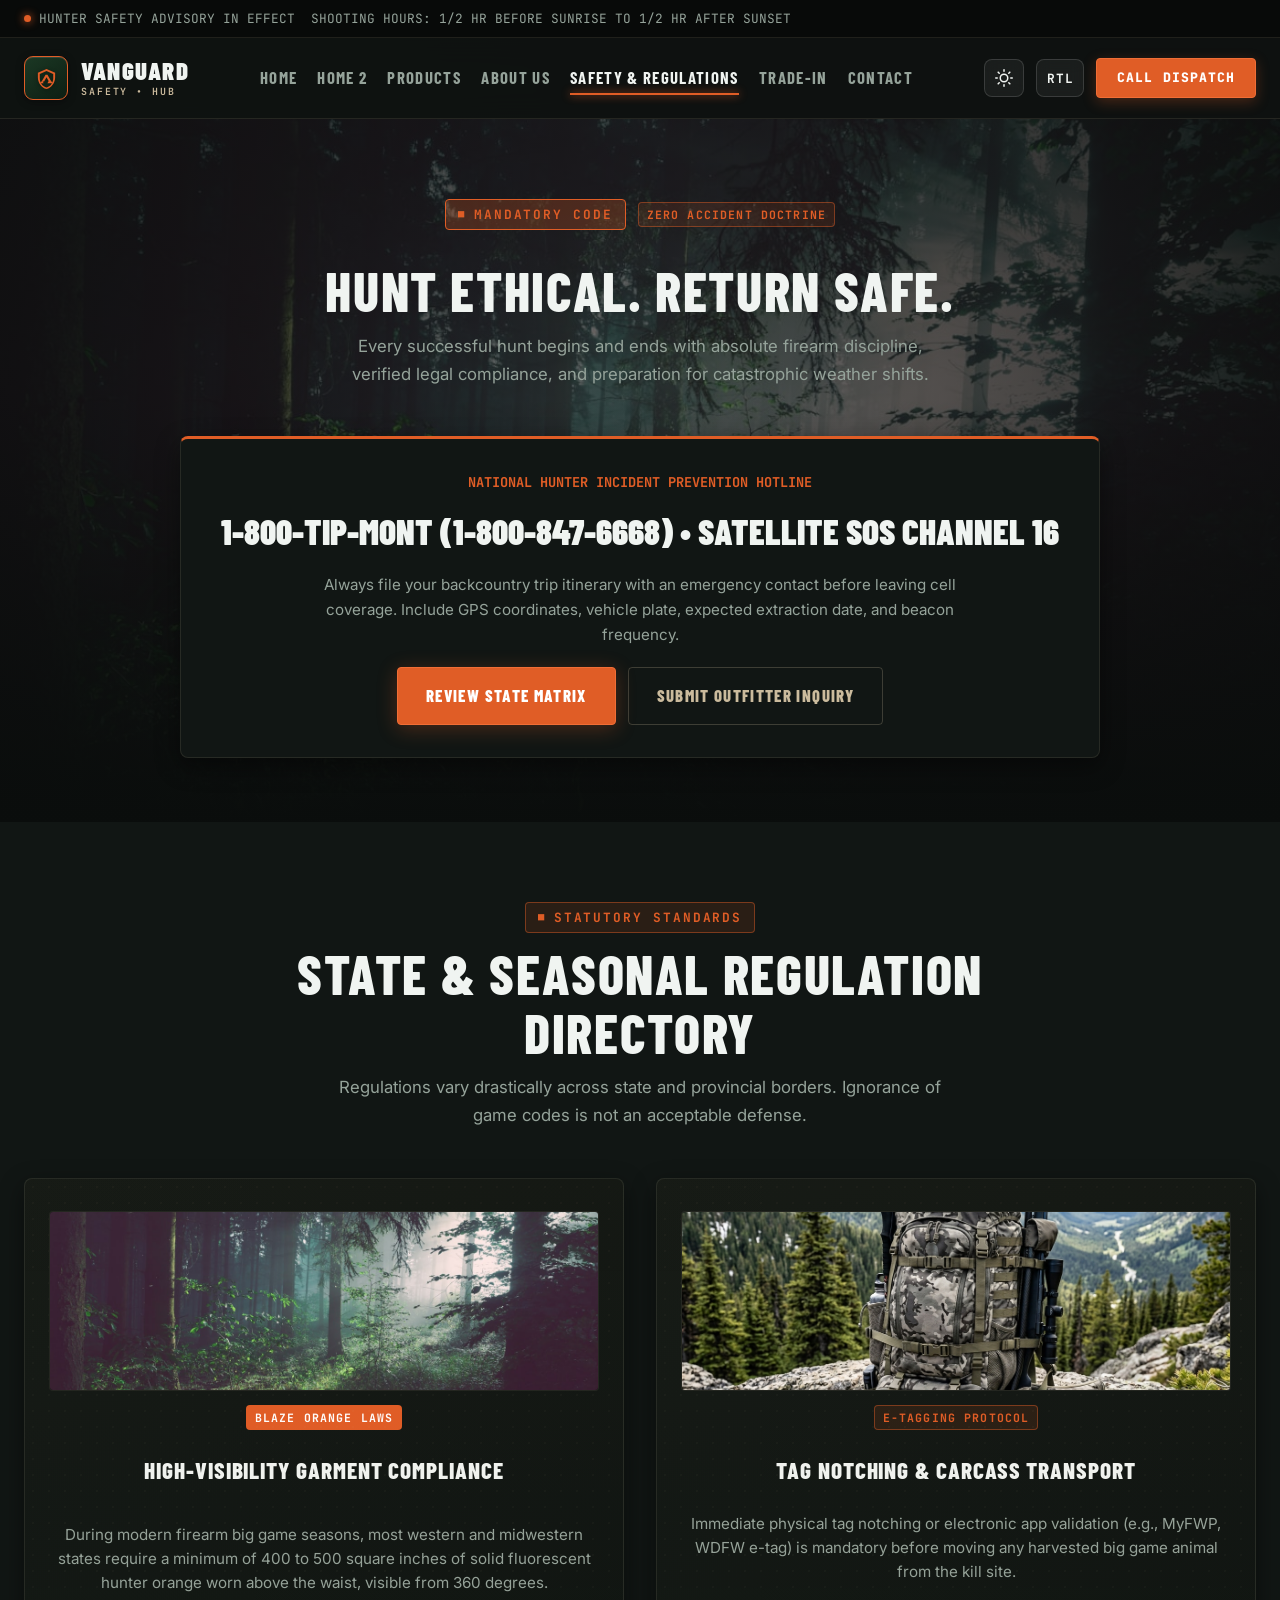
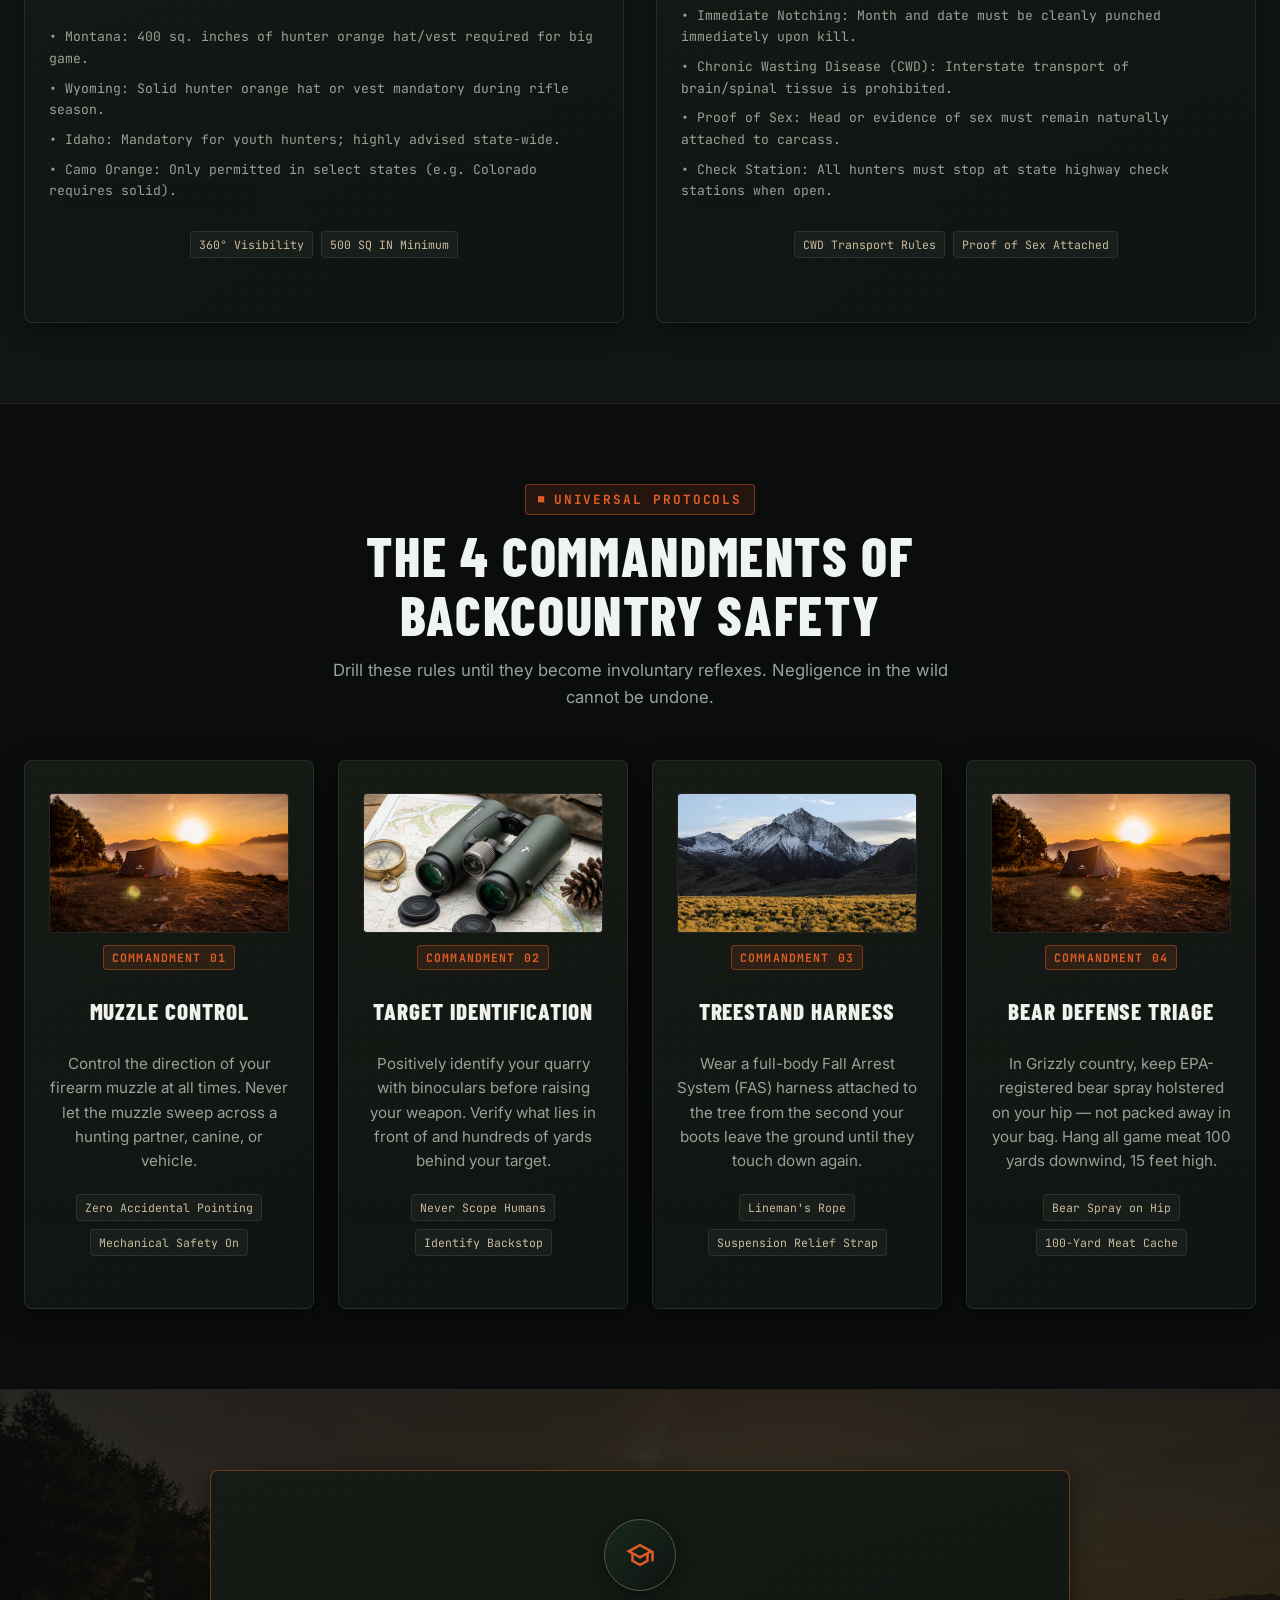
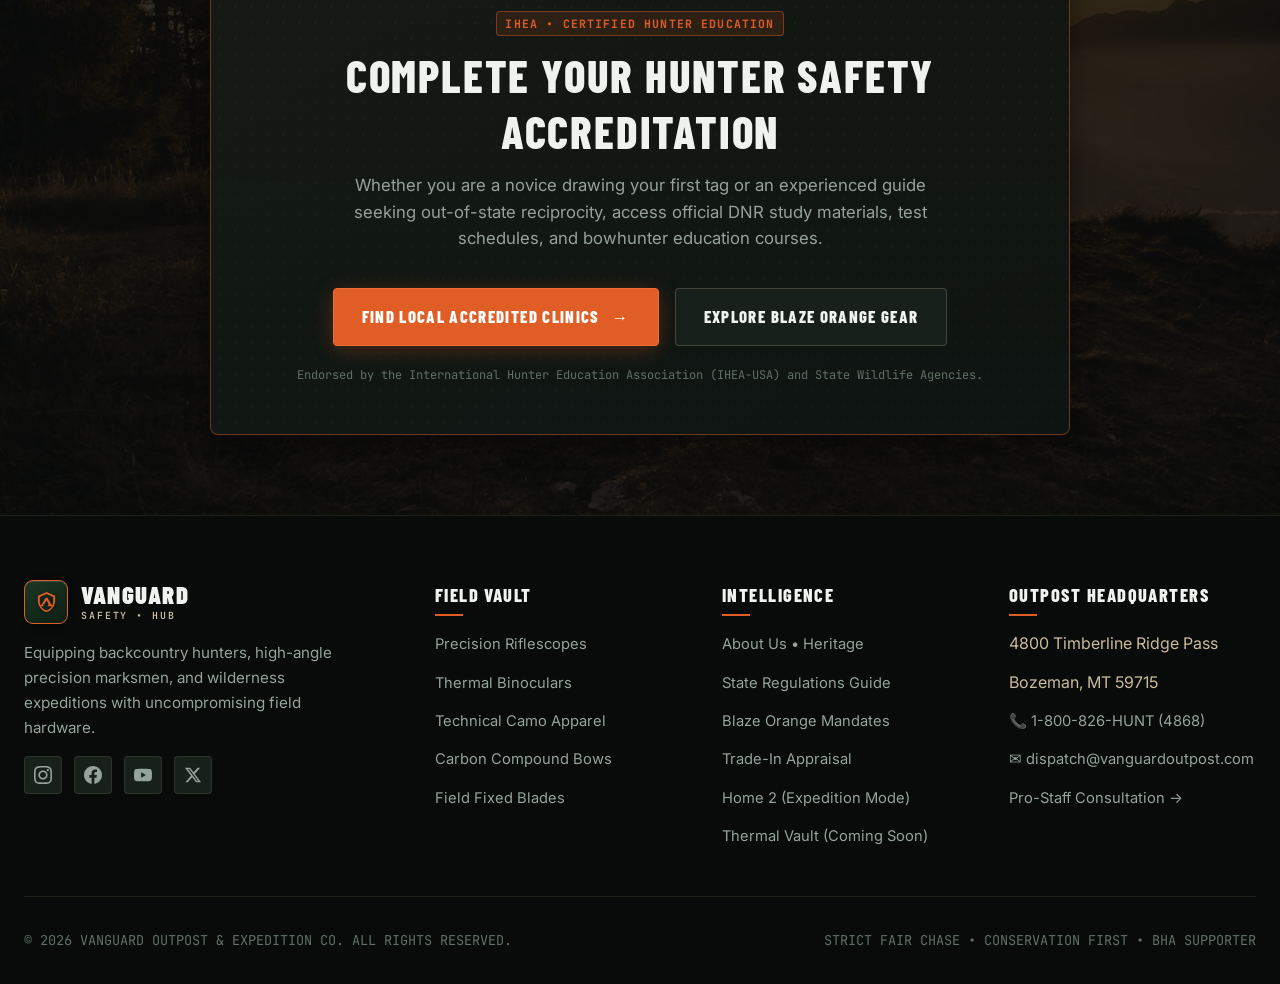
<file: pages/safety-regulations.html>
<!DOCTYPE html>
<html lang="en" data-theme="dark" dir="ltr">
<head>
  <meta charset="UTF-8">
  <meta name="viewport" content="width=device-width, initial-scale=1.0">
  <title>Safety &amp; Regulations | Vanguard Outpost Hunter Compliance</title>
  <meta name="description" content="Hunter safety guidelines, state blaze orange requirements, legal shooting hours, carcass tagging protocols, and treestand fall arrest safety.">
  <meta name="keywords" content="hunter safety, blaze orange requirements, hunting regulations, shooting hours, firearm safety, treestand safety, bear country defense">
  
  <!-- Open Graph / Meta -->
  <meta property="og:type" content="website">
  <meta property="og:title" content="Safety &amp; Regulations | Vanguard Outpost Hunter Compliance">
  <meta property="og:description" content="Hunt ethical. Return safe. State-by-state blaze orange standards, firearm transport laws, and wilderness survival protocols.">
  <meta property="og:image" content="../assets/images/safety-blaze-orange.jpg">
  
  <!-- Favicon -->
  <link rel="icon" type="image/svg+xml" href="../assets/images/favicon.svg">

  <!-- Stylesheets -->
  <link rel="stylesheet" href="../assets/css/style.css">
  <link rel="stylesheet" href="../assets/css/dark-mode.css">
  <link rel="stylesheet" href="../assets/css/rtl.css">
  
  <!-- JSON-LD Structured Data -->
  <script type="application/ld+json">
  {
    "@context": "https://schema.org",
    "@type": "Article",
    "headline": "Vanguard Outpost Hunter Safety & Regulatory Directive",
    "description": "Essential hunting safety protocols, blaze orange laws, and fair chase guidelines.",
    "author": {
      "@type": "Organization",
      "name": "Vanguard Outpost Pro-Staff"
    }
  }
  </script>
</head>
<body>
  <a href="#main-content" class="skip-link">Skip to Safety Regulations</a>

  <!-- TOP TICKER BAR -->
  <aside class="top-ticker-bar" aria-label="Field Telemetry">
    <div class="container top-ticker-inner">
      <div class="ticker-telemetry">
        <span><span class="status-dot" style="background: var(--color-blaze); box-shadow: 0 0 8px var(--color-blaze);"></span> HUNTER SAFETY ADVISORY IN EFFECT</span>
        <span>SHOOTING HOURS: 1/2 HR BEFORE SUNRISE TO 1/2 HR AFTER SUNSET</span>
      </div>
    </div>
  </aside>

  <!-- PRIMARY SITE HEADER & NAVBAR -->
  <header class="site-header">
    <div class="container">
      <nav class="navbar" aria-label="Primary Expedition Navigation">
        <a href="index.html" class="brand-logo" aria-label="Vanguard Outpost Home">
          <div class="brand-emblem" aria-hidden="true">
            <svg viewBox="0 0 24 24"><path d="M12 2L3 6v5c0 5.55 3.84 10.74 9 12 5.16-1.26 9-6.45 9-12V6L12 2zm0 2.2l7 3.1v4.7c0 4.4-3.04 8.5-7 9.5-3.96-1-7-5.1-7-9.5V7.3l7-3.1zm-1 3.8l-4 7h2.5l2.5-4.3 2.5 4.3H17l-4-7h-2zm-3.5 6L5.5 17h3.5l-1.5-3zm7 0l-1.5 3H18.5l-2-3z"/></svg>
          </div>
          <div class="brand-text">
            <span class="brand-title">VANGUARD</span>
            <span class="brand-text-sub">SAFETY &bull; HUB</span>
          </div>
        </a>

        <!-- Desktop Menu -->
        <ul class="nav-menu">
          <li><a href="index.html" class="nav-link">Home</a></li>
          <li><a href="home-2.html" class="nav-link">Home 2</a></li>
          <li><a href="products.html" class="nav-link">Products</a></li>
          <li><a href="about.html" class="nav-link">About Us</a></li>
          <li><a href="safety-regulations.html" class="nav-link active">Safety &amp; Regulations</a></li>
          <li><a href="trade-in.html" class="nav-link">Trade-In</a></li>
          <li><a href="contact.html" class="nav-link">Contact</a></li>
        </ul>

        <div class="navbar-action-group">
          <button type="button" class="theme-toggle-btn" aria-label="Toggle Dark/Light Mode" title="Toggle theme">
            <svg viewBox="0 0 24 24" width="18" height="18" fill="none" stroke="currentColor" stroke-width="2" stroke-linecap="round" stroke-linejoin="round" aria-hidden="true"><circle cx="12" cy="12" r="5"></circle><line x1="12" y1="1" x2="12" y2="3"></line><line x1="12" y1="21" x2="12" y2="23"></line><line x1="4.22" y1="4.22" x2="5.64" y2="5.64"></line><line x1="18.36" y1="18.36" x2="19.78" y2="19.78"></line><line x1="1" y1="12" x2="3" y2="12"></line><line x1="21" y1="12" x2="23" y2="12"></line><line x1="4.22" y1="19.78" x2="5.64" y2="18.36"></line><line x1="18.36" y1="5.64" x2="19.78" y2="4.22"></line></svg>
          </button>
          <button type="button" class="rtl-toggle-btn" aria-label="Toggle RTL Layout" title="Toggle RTL layout">RTL</button>
          <a href="contact.html" class="nav-cta-btn">
            <span>CALL DISPATCH</span>
          </a>
        </div>

        <!-- Mobile Hamburger Toggle -->
        <button type="button" class="mobile-nav-toggle" aria-label="Toggle Mobile Navigation" aria-expanded="false">
          <span></span>
          <span></span>
          <span></span>
        </button>
      </nav>
    </div>
  </header>

  <!-- MOBILE NAVIGATION DRAWER -->
  <div class="mobile-drawer" role="dialog" aria-modal="true" aria-label="Mobile Navigation">
    <div class="mobile-drawer-header">
      <a href="index.html" class="brand-logo" aria-label="Vanguard Outpost Home">
        <div class="brand-emblem" aria-hidden="true">
          <svg viewBox="0 0 24 24"><path d="M12 2L3 6v5c0 5.55 3.84 10.74 9 12 5.16-1.26 9-6.45 9-12V6L12 2zm0 2.2l7 3.1v4.7c0 4.4-3.04 8.5-7 9.5-3.96-1-7-5.1-7-9.5V7.3l7-3.1zm-1 3.8l-4 7h2.5l2.5-4.3 2.5 4.3H17l-4-7h-2zm-3.5 6L5.5 17h3.5l-1.5-3zm7 0l-1.5 3H18.5l-2-3z"/></svg>
        </div>
        <div class="brand-text">
          <span class="brand-title">VANGUARD</span>
          <span class="brand-text-sub">SAFETY &bull; HUB</span>
        </div>
      </a>
      <button type="button" class="mobile-drawer-close" aria-label="Close Navigation">&times;</button>
    </div>
    <div>
      <ul class="mobile-nav-list">
        <li><a href="index.html" class="mobile-nav-link">Home</a></li>
        <li><a href="home-2.html" class="mobile-nav-link">Home 2</a></li>
        <li><a href="products.html" class="mobile-nav-link">Products</a></li>
        <li><a href="about.html" class="mobile-nav-link">About Us</a></li>
        <li><a href="safety-regulations.html" class="mobile-nav-link active">Safety &amp; Regulations</a></li>
        <li><a href="trade-in.html" class="mobile-nav-link">Trade-In</a></li>
        <li><a href="contact.html" class="mobile-nav-link">Contact</a></li>
      </ul>
      <div class="mobile-drawer-actions">
        <button type="button" class="theme-toggle-btn" aria-label="Toggle Dark/Light Mode" title="Toggle theme">
          <svg viewBox="0 0 24 24" width="18" height="18" fill="none" stroke="currentColor" stroke-width="2" stroke-linecap="round" stroke-linejoin="round" aria-hidden="true"><circle cx="12" cy="12" r="5"></circle><line x1="12" y1="1" x2="12" y2="3"></line><line x1="12" y1="21" x2="12" y2="23"></line><line x1="4.22" y1="4.22" x2="5.64" y2="5.64"></line><line x1="18.36" y1="18.36" x2="19.78" y2="19.78"></line><line x1="1" y1="12" x2="3" y2="12"></line><line x1="21" y1="12" x2="23" y2="12"></line><line x1="4.22" y1="19.78" x2="5.64" y2="18.36"></line><line x1="18.36" y1="5.64" x2="19.78" y2="4.22"></line></svg>
        </button>
        <button type="button" class="rtl-toggle-btn" aria-label="Toggle RTL Layout" title="Toggle RTL layout">RTL</button>
      </div>
    </div>
    <div>
      <a href="contact.html" class="btn btn-primary btn-block">CALL DISPATCH</a>
      <p style="font-family: var(--font-mono); font-size: 0.75rem; color: var(--text-faint); margin-top: 16px; text-align: center;">VANGUARD HUNTER SAFETY</p>
    </div>
  </div>
  <div class="mobile-drawer-backdrop" aria-hidden="true"></div>

  <!-- ==========================================================================
       MAIN CONTENT: STRICT SECTION COUNT = EXACTLY 4 SECTIONS FOR SAFETY & REGS
       ========================================================================== -->
  <main id="main-content">

    <!-- SECTION 1: SAFETY DIRECTIVE HERO -->
    <section class="section-pad subpage-hero" id="safety-hero" style="position: relative; overflow: hidden;">
      <div class="hero-1-bg" style="background-image: url('../assets/images/safety-blaze-orange.jpg');"></div>
      <div class="hero-1-overlay"></div>
      <div class="topography-canvas-container" aria-hidden="true">
        <canvas class="topography-canvas"></canvas>
      </div>

      <div class="container" style="position: relative; z-index: 2;">
        <div class="section-header">
          <div class="hero-badge-group" style="justify-content: center;">
            <span class="section-tag" style="background: rgba(224, 93, 38, 0.25); border-color: var(--color-blaze); color: var(--color-blaze);">MANDATORY CODE</span>
            <span class="card-badge">ZERO ACCIDENT DOCTRINE</span>
          </div>
          <h1 class="section-title">HUNT ETHICAL. RETURN SAFE.</h1>
          <p class="section-subtitle">
            Every successful hunt begins and ends with absolute firearm discipline, verified legal compliance, and preparation for catastrophic weather shifts.
          </p>
        </div>

        <div class="tool-box" style="border-top: 3px solid var(--color-blaze); max-width: 920px; margin: 0 auto; text-align: center;">
          <div style="font-family: var(--font-mono); font-size: 0.85rem; color: var(--color-blaze); font-weight: 700; margin-bottom: 8px;">
            NATIONAL HUNTER INCIDENT PREVENTION HOTLINE
          </div>
          <div style="font-family: var(--font-display); font-size: clamp(1.1rem, 4.5vw, 2.2rem); font-weight: 900; color: var(--text-main); margin-bottom: 12px;">
            1-800-TIP-MONT (1-800-847-6668) &bull; SATELLITE SOS CHANNEL 16
          </div>
          <p style="color: var(--text-muted); font-size: 0.95rem; max-width: 700px; margin: 0 auto 20px;">
            Always file your backcountry trip itinerary with an emergency contact before leaving cell coverage. Include GPS coordinates, vehicle plate, expected extraction date, and beacon frequency.
          </p>
          <div style="display: flex; gap: 12px; justify-content: center; flex-wrap: wrap;">
            <a href="#state-reg-matrix" class="btn btn-primary">REVIEW STATE MATRIX</a>
            <a href="contact.html" class="btn btn-outline">SUBMIT OUTFITTER INQUIRY</a>
          </div>
        </div>
      </div>
    </section>

    <!-- SECTION 2: STATE & SEASONAL REGULATION MATRIX -->
    <section class="section-pad" id="state-reg-matrix" style="background: var(--bg-surface);">
      <div class="container">
        <div class="section-header">
          <span class="section-tag">STATUTORY STANDARDS</span>
          <h2 class="section-title">STATE &amp; SEASONAL REGULATION DIRECTORY</h2>
          <p class="section-subtitle">
            Regulations vary drastically across state and provincial borders. Ignorance of game codes is not an acceptable defense.
          </p>
        </div>

        <div class="grid-2">
          <!-- Guide 1: Blaze Orange Standards -->
          <div class="tilt-card" data-max-tilt="10">
            <div class="card-img-wrap" style="height: 180px; margin-bottom: 14px; border-radius: var(--radius-sm); overflow: hidden; border: 1px solid var(--border-subtle);">
              <img src="../assets/images/safety-blaze-orange.jpg" alt="Hunter wearing certified daylight fluorescent blaze orange apparel in autumn woods" loading="lazy" style="width: 100%; height: 100%; object-fit: cover; display: block;">
            </div>
            <span class="card-badge" style="background: var(--color-blaze); color: #fff;">BLAZE ORANGE LAWS</span>
            <h3 class="card-title">HIGH-VISIBILITY GARMENT COMPLIANCE</h3>
            <p class="card-desc">
              During modern firearm big game seasons, most western and midwestern states require a minimum of 400 to 500 square inches of solid fluorescent hunter orange worn above the waist, visible from 360 degrees.
            </p>
            <ul style="font-family: var(--font-mono); font-size: 0.82rem; color: var(--text-muted); text-align: left; width: 100%; display: flex; flex-direction: column; gap: 8px; margin-bottom: 16px;">
              <li>&bull; Montana: 400 sq. inches of hunter orange hat/vest required for big game.</li>
              <li>&bull; Wyoming: Solid hunter orange hat or vest mandatory during rifle season.</li>
              <li>&bull; Idaho: Mandatory for youth hunters; highly advised state-wide.</li>
              <li>&bull; Camo Orange: Only permitted in select states (e.g. Colorado requires solid).</li>
            </ul>
            <div class="card-specs-list">
              <span class="spec-chip">360° Visibility</span>
              <span class="spec-chip">500 SQ IN Minimum</span>
            </div>
          </div>

          <!-- Guide 2: Tag, Permit, & CITES Compliance -->
          <div class="tilt-card" data-max-tilt="10">
            <div class="card-img-wrap" style="height: 180px; margin-bottom: 14px; border-radius: var(--radius-sm); overflow: hidden; border: 1px solid var(--border-subtle);">
              <img src="../assets/images/product-pack-expedition.jpg" alt="Backcountry meat packout with validated harvest tag and scabbard" loading="lazy" style="width: 100%; height: 100%; object-fit: cover; display: block;">
            </div>
            <span class="card-badge">E-TAGGING PROTOCOL</span>
            <h3 class="card-title">TAG NOTCHING &amp; CARCASS TRANSPORT</h3>
            <p class="card-desc">
              Immediate physical tag notching or electronic app validation (e.g., MyFWP, WDFW e-tag) is mandatory before moving any harvested big game animal from the kill site.
            </p>
            <ul style="font-family: var(--font-mono); font-size: 0.82rem; color: var(--text-muted); text-align: left; width: 100%; display: flex; flex-direction: column; gap: 8px; margin-bottom: 16px;">
              <li>&bull; Immediate Notching: Month and date must be cleanly punched immediately upon kill.</li>
              <li>&bull; Chronic Wasting Disease (CWD): Interstate transport of brain/spinal tissue is prohibited.</li>
              <li>&bull; Proof of Sex: Head or evidence of sex must remain naturally attached to carcass.</li>
              <li>&bull; Check Station: All hunters must stop at state highway check stations when open.</li>
            </ul>
            <div class="card-specs-list">
              <span class="spec-chip">CWD Transport Rules</span>
              <span class="spec-chip">Proof of Sex Attached</span>
            </div>
          </div>
        </div>
      </div>
    </section>

    <!-- SECTION 3: THE 4 COMMANDMENTS OF FIELD FIREARM & ARCHERY SAFETY -->
    <section class="section-pad" id="commandments-section" style="background: var(--bg-base); border-top: 1px solid var(--border-subtle); border-bottom: 1px solid var(--border-subtle);">
      <div class="container">
        <div class="section-header">
          <span class="section-tag">UNIVERSAL PROTOCOLS</span>
          <h2 class="section-title">THE 4 COMMANDMENTS OF BACKCOUNTRY SAFETY</h2>
          <p class="section-subtitle">
            Drill these rules until they become involuntary reflexes. Negligence in the wild cannot be undone.
          </p>
        </div>

        <div class="grid-4">
          <!-- Commandment 1 -->
          <article class="tilt-card" data-max-tilt="16">
            <div class="card-img-wrap" style="height: 140px; margin-bottom: 12px; border-radius: var(--radius-sm); overflow: hidden; border: 1px solid var(--border-subtle);">
              <img src="../assets/images/hero-hunter-dawn.jpg" alt="Hunter maintaining safe firearm muzzle orientation afield at dawn" loading="lazy" style="width: 100%; height: 100%; object-fit: cover; display: block;">
            </div>
            <span class="card-badge">COMMANDMENT 01</span>
            <h3 class="card-title">MUZZLE CONTROL</h3>
            <p class="card-desc">Control the direction of your firearm muzzle at all times. Never let the muzzle sweep across a hunting partner, canine, or vehicle.</p>
            <div class="card-specs-list">
              <span class="spec-chip">Zero Accidental Pointing</span>
              <span class="spec-chip">Mechanical Safety On</span>
            </div>
          </article>

          <!-- Commandment 2 -->
          <article class="tilt-card" data-max-tilt="16">
            <div class="card-img-wrap" style="height: 140px; margin-bottom: 12px; border-radius: var(--radius-sm); overflow: hidden; border: 1px solid var(--border-subtle);">
              <img src="../assets/images/product-binoculars-ed.jpg" alt="Positive quarry identification using 10x42 ED roof prism hunting binoculars" loading="lazy" style="width: 100%; height: 100%; object-fit: cover; display: block;">
            </div>
            <span class="card-badge">COMMANDMENT 02</span>
            <h3 class="card-title">TARGET IDENTIFICATION</h3>
            <p class="card-desc">Positively identify your quarry with binoculars before raising your weapon. Verify what lies in front of and hundreds of yards behind your target.</p>
            <div class="card-specs-list">
              <span class="spec-chip">Never Scope Humans</span>
              <span class="spec-chip">Identify Backstop</span>
            </div>
          </article>

          <!-- Commandment 3 -->
          <article class="tilt-card" data-max-tilt="16">
            <div class="card-img-wrap" style="height: 140px; margin-bottom: 12px; border-radius: var(--radius-sm); overflow: hidden; border: 1px solid var(--border-subtle);">
              <img src="../assets/images/discipline-alpine.jpg" alt="Hunter secured with fall arrest harness system in high timber" loading="lazy" style="width: 100%; height: 100%; object-fit: cover; display: block;">
            </div>
            <span class="card-badge">COMMANDMENT 03</span>
            <h3 class="card-title">TREESTAND HARNESS</h3>
            <p class="card-desc">Wear a full-body Fall Arrest System (FAS) harness attached to the tree from the second your boots leave the ground until they touch down again.</p>
            <div class="card-specs-list">
              <span class="spec-chip">Lineman's Rope</span>
              <span class="spec-chip">Suspension Relief Strap</span>
            </div>
          </article>

          <!-- Commandment 4 -->
          <article class="tilt-card" data-max-tilt="16">
            <div class="card-img-wrap" style="height: 140px; margin-bottom: 12px; border-radius: var(--radius-sm); overflow: hidden; border: 1px solid var(--border-subtle);">
              <img src="../assets/images/discipline-survival.jpg" alt="Wilderness survival camp with bear spray triage and hanging cache" loading="lazy" style="width: 100%; height: 100%; object-fit: cover; display: block;">
            </div>
            <span class="card-badge">COMMANDMENT 04</span>
            <h3 class="card-title">BEAR DEFENSE TRIAGE</h3>
            <p class="card-desc">In Grizzly country, keep EPA-registered bear spray holstered on your hip — not packed away in your bag. Hang all game meat 100 yards downwind, 15 feet high.</p>
            <div class="card-specs-list">
              <span class="spec-chip">Bear Spray on Hip</span>
              <span class="spec-chip">100-Yard Meat Cache</span>
            </div>
          </article>
        </div>
      </div>
    </section>

    <!-- SECTION 4: HUNTER EDUCATION CERTIFICATION & DNR DIRECTORY (CTA) -->
    <section class="section-pad" id="education-cta" style="position: relative; overflow: hidden;">
      <div class="hero-1-bg" style="background-image: url('../assets/images/hero-hunter-dawn.jpg'); opacity: 0.16; filter: saturate(0.8);"></div>
      <div class="container" style="position: relative; z-index: 2;">
        <div class="tilt-card" data-max-tilt="8" style="padding: var(--space-12) var(--space-8); max-width: 860px; margin: 0 auto; border: 1.5px solid var(--border-accent);">
          <div class="card-icon-wrap" aria-hidden="true" style="width: 72px; height: 72px;">
            <svg viewBox="0 0 24 24"><path d="M12 3L1 9l4 2.18v6L12 21l7-3.82v-6l2-1.09V17h2V9L12 3zm6.82 6L12 12.72 5.18 9 12 5.28 18.82 9zM17 15.99l-5 2.73-5-2.73v-3.72L12 15l5-2.73v3.72z"/></svg>
          </div>
          <span class="card-badge">IHEA &bull; CERTIFIED HUNTER EDUCATION</span>
          <h2 class="card-title" style="font-size: clamp(2rem, 4vw, 2.8rem);">COMPLETE YOUR HUNTER SAFETY ACCREDITATION</h2>
          <p class="card-desc" style="max-width: 580px; font-size: 1.05rem;">
            Whether you are a novice drawing your first tag or an experienced guide seeking out-of-state reciprocity, access official DNR study materials, test schedules, and bowhunter education courses.
          </p>

          <div style="display: flex; gap: 16px; justify-content: center; flex-wrap: wrap; margin-top: 16px;">
            <a href="contact.html?subject=safety-course" class="btn btn-primary">
              <span>FIND LOCAL ACCREDITED CLINICS</span>
              <span class="btn-icon-right" aria-hidden="true">→</span>
            </a>
            <a href="products.html?category=accessories" class="btn btn-secondary">
              <span>EXPLORE BLAZE ORANGE GEAR</span>
            </a>
          </div>

          <p style="font-family: var(--font-mono); font-size: 0.75rem; color: var(--text-faint); margin-top: 20px;">
            Endorsed by the International Hunter Education Association (IHEA-USA) and State Wildlife Agencies.
          </p>
        </div>
      </div>
    </section>

  </main>

  <!-- SITE FOOTER -->
  <footer class="site-footer">
    <div class="container">
      <div class="footer-grid">
        <div class="footer-brand">
          <a href="index.html" class="brand-logo" aria-label="Vanguard Outpost Home">
            <div class="brand-emblem" aria-hidden="true">
              <svg viewBox="0 0 24 24"><path d="M12 2L3 6v5c0 5.55 3.84 10.74 9 12 5.16-1.26 9-6.45 9-12V6L12 2zm0 2.2l7 3.1v4.7c0 4.4-3.04 8.5-7 9.5-3.96-1-7-5.1-7-9.5V7.3l7-3.1zm-1 3.8l-4 7h2.5l2.5-4.3 2.5 4.3H17l-4-7h-2zm-3.5 6L5.5 17h3.5l-1.5-3zm7 0l-1.5 3H18.5l-2-3z"/></svg>
            </div>
            <div class="brand-text">
              <span class="brand-title">VANGUARD</span>
              <span class="brand-text-sub">SAFETY &bull; HUB</span>
            </div>
          </a>
          <p>
            Equipping backcountry hunters, high-angle precision marksmen, and wilderness expeditions with uncompromising field hardware.
          </p>
          <div class="footer-social-links">
            <a href="#" class="social-icon-btn" aria-label="Follow Vanguard Outpost on Instagram" title="Instagram">
              <svg viewBox="0 0 24 24" width="18" height="18" fill="currentColor" aria-hidden="true"><path d="M12 2.163c3.204 0 3.584.012 4.85.07 3.252.148 4.771 1.691 4.919 4.919.058 1.265.069 1.645.069 4.849 0 3.205-.012 3.584-.069 4.849-.149 3.225-1.664 4.771-4.919 4.919-1.266.058-1.644.07-4.85.07-3.204 0-3.584-.012-4.849-.07-3.26-.149-4.771-1.699-4.919-4.92-.058-1.265-.07-1.644-.07-4.849 0-3.204.013-3.583.07-4.849.149-3.227 1.664-4.771 4.919-4.919 1.266-.057 1.645-.069 4.849-.069zm0-2.163c-3.259 0-3.667.014-4.947.072-4.358.2-6.78 2.618-6.98 6.98-.059 1.281-.073 1.689-.073 4.948 0 3.259.014 3.668.072 4.948.2 4.358 2.618 6.78 6.98 6.98 1.281.058 1.689.072 4.948.072 3.259 0 3.668-.014 4.948-.072 4.354-.2 6.782-2.618 6.979-6.98.059-1.28.073-1.689.073-4.948 0-3.259-.014-3.667-.072-4.947-.196-4.354-2.617-6.78-6.979-6.98-1.281-.059-1.69-.073-4.949-.073zm0 5.838c-3.403 0-6.162 2.759-6.162 6.162s2.759 6.163 6.162 6.163 6.162-2.759 6.162-6.163c0-3.403-2.759-6.162-6.162-6.162zm0 10.162c-2.209 0-4-1.79-4-4 0-2.209 1.791-4 4-4s4 1.791 4 4c0 2.21-1.791 4-4 4zm6.406-11.845c-.796 0-1.441.645-1.441 1.44s.645 1.44 1.441 1.44c.795 0 1.439-.645 1.439-1.44s-.644-1.44-1.439-1.44z"/></svg>
            </a>
            <a href="#" class="social-icon-btn" aria-label="Follow Vanguard Outpost on Facebook" title="Facebook">
              <svg viewBox="0 0 24 24" width="18" height="18" fill="currentColor" aria-hidden="true"><path d="M24 12.073c0-6.627-5.373-12-12-12s-12 5.373-12 12c0 5.99 4.388 10.954 10.125 11.854v-8.385H7.078v-3.47h3.047V9.43c0-3.007 1.792-4.669 4.533-4.669 1.312 0 2.686.235 2.686.235v2.953H15.83c-1.491 0-1.956.925-1.956 1.874v2.25h3.328l-.532 3.47h-2.796v8.385C19.612 23.027 24 18.062 24 12.073z"/></svg>
            </a>
            <a href="#" class="social-icon-btn" aria-label="Watch field videos on YouTube" title="YouTube">
              <svg viewBox="0 0 24 24" width="18" height="18" fill="currentColor" aria-hidden="true"><path d="M23.498 6.186a3.016 3.016 0 0 0-2.122-2.136C19.505 3.545 12 3.545 12 3.545s-7.505 0-9.377.505A3.017 3.017 0 0 0 .502 6.186C0 8.07 0 12 0 12s0 3.93.502 5.814a3.016 3.016 0 0 0 2.122 2.136c1.871.505 9.376.505 9.376.505s7.505 0 9.377-.505a3.015 3.015 0 0 0 2.122-2.136C24 15.93 24 12 24 12s0-3.93-.502-5.814zM9.545 15.568V8.432L15.818 12l-6.273 3.568z"/></svg>
            </a>
            <a href="#" class="social-icon-btn" aria-label="Follow Vanguard Outpost on X" title="X (Twitter)">
              <svg viewBox="0 0 24 24" width="18" height="18" fill="currentColor" aria-hidden="true"><path d="M18.244 2.25h3.308l-7.227 8.26 8.502 11.24H16.17l-5.214-6.817L4.99 21.75H1.68l7.73-8.835L1.254 2.25H8.08l4.713 6.231zm-1.161 17.52h1.833L7.084 4.126H5.117z"/></svg>
            </a>
          </div>
        </div>

        <div>
          <h4 class="footer-heading">FIELD VAULT</h4>
          <ul class="footer-nav">
            <li><a href="products.html">Precision Riflescopes</a></li>
            <li><a href="products.html">Thermal Binoculars</a></li>
            <li><a href="products.html">Technical Camo Apparel</a></li>
            <li><a href="products.html">Carbon Compound Bows</a></li>
            <li><a href="products.html">Field Fixed Blades</a></li>
          </ul>
        </div>

        <div>
          <h4 class="footer-heading">INTELLIGENCE</h4>
          <ul class="footer-nav">
            <li><a href="about.html">About Us &bull; Heritage</a></li>
            <li><a href="safety-regulations.html">State Regulations Guide</a></li>
            <li><a href="safety-regulations.html">Blaze Orange Mandates</a></li>
            <li><a href="trade-in.html">Trade-In Appraisal</a></li>
            <li><a href="home-2.html">Home 2 (Expedition Mode)</a></li>
            <li><a href="coming-soon.html">Thermal Vault (Coming Soon)</a></li>
          </ul>
        </div>

        <div>
          <h4 class="footer-heading">OUTPOST HEADQUARTERS</h4>
          <ul class="footer-nav">
            <li><span style="color: var(--color-khaki);">4800 Timberline Ridge Pass</span></li>
            <li><span style="color: var(--color-khaki);">Bozeman, MT 59715</span></li>
            <li><a href="tel:+18008264868">📞 1-800-826-HUNT (4868)</a></li>
            <li><a href="mailto:dispatch@vanguardoutpost.com">✉ dispatch@vanguardoutpost.com</a></li>
            <li><a href="contact.html">Pro-Staff Consultation &rarr;</a></li>
          </ul>
        </div>
      </div>

      <div class="footer-bottom">
        <div>&copy; 2026 VANGUARD OUTPOST &amp; EXPEDITION CO. ALL RIGHTS RESERVED.</div>
        <div>STRICT FAIR CHASE &bull; CONSERVATION FIRST &bull; BHA SUPPORTER</div>
      </div>
    </div>
  </footer>

  <!-- Back to Top Button -->
  <button type="button" class="back-to-top" aria-label="Scroll back to top">↑</button>

  <!-- Scripts -->
  <script src="../assets/js/plugins/tilt.js"></script>
  <script src="../assets/js/plugins/topography-bg.js"></script>
  <script src="../assets/js/main.js"></script>
</body>
</html>
</file>
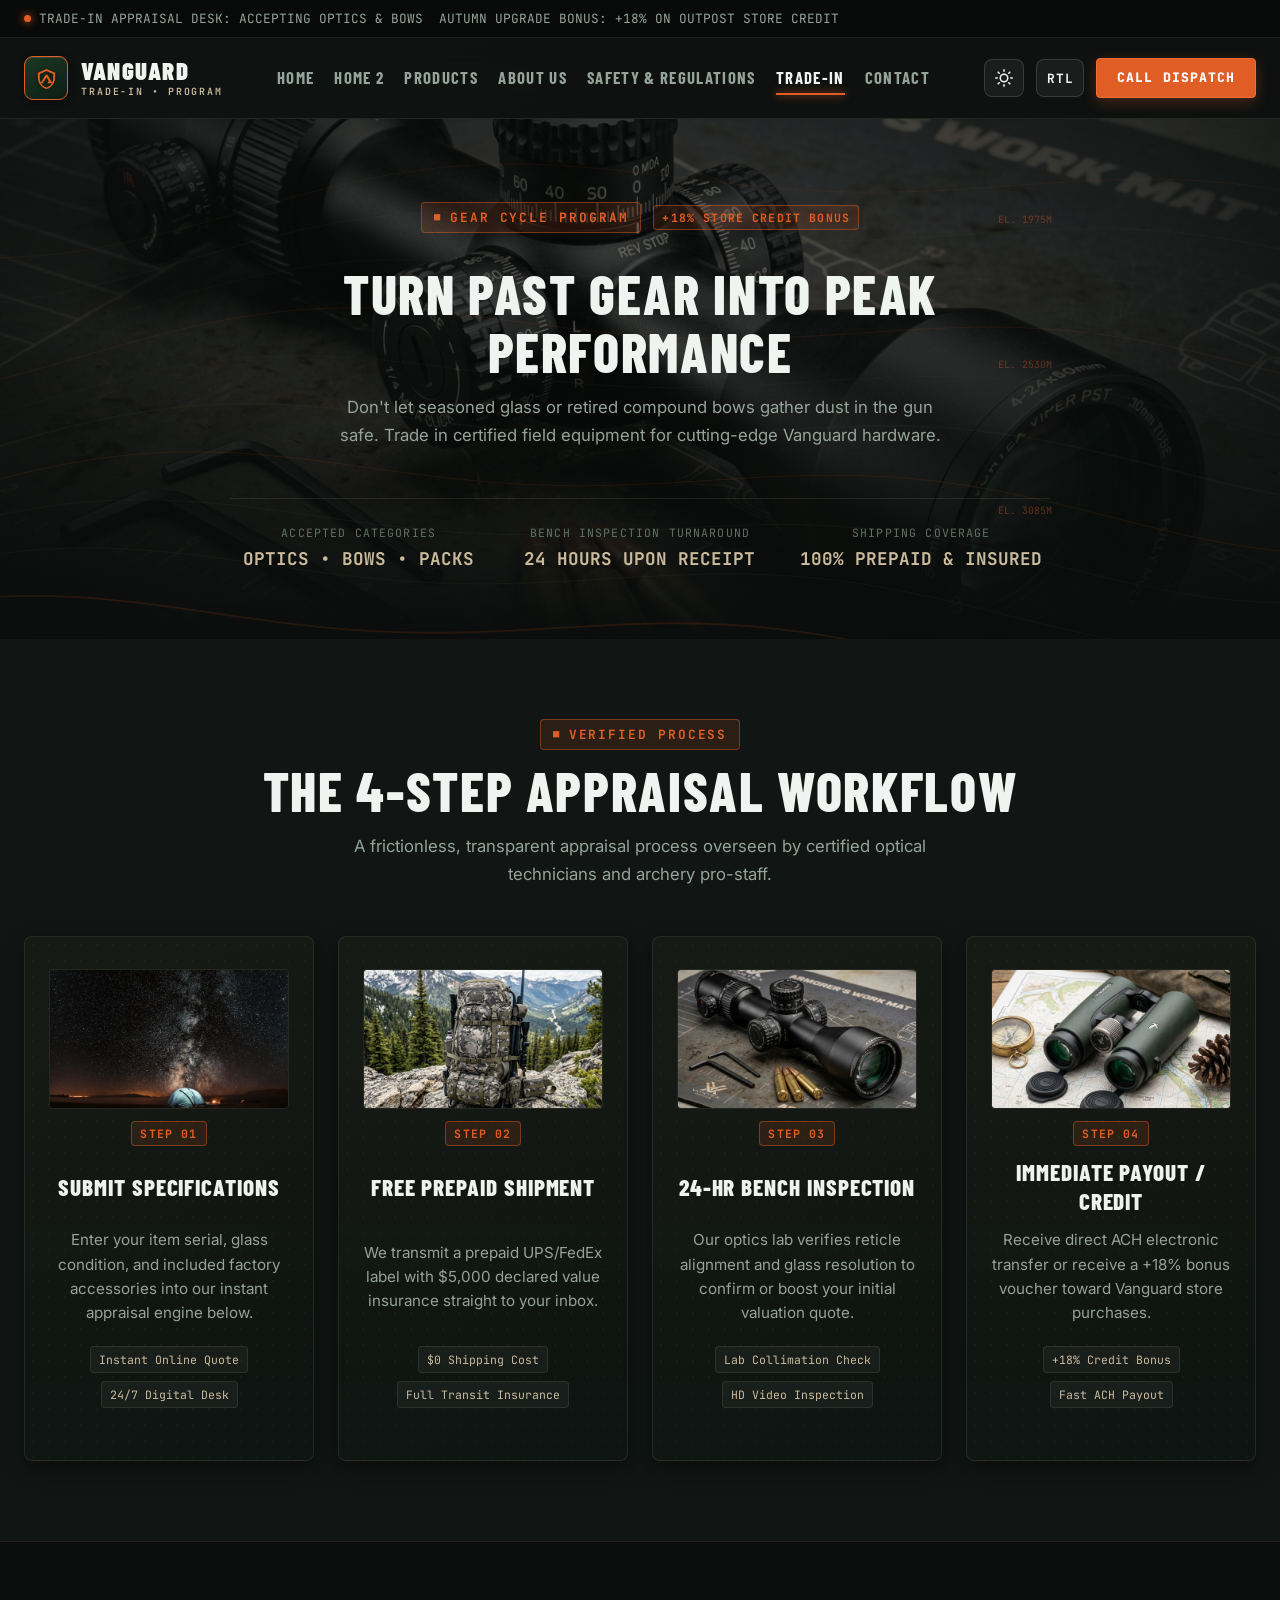
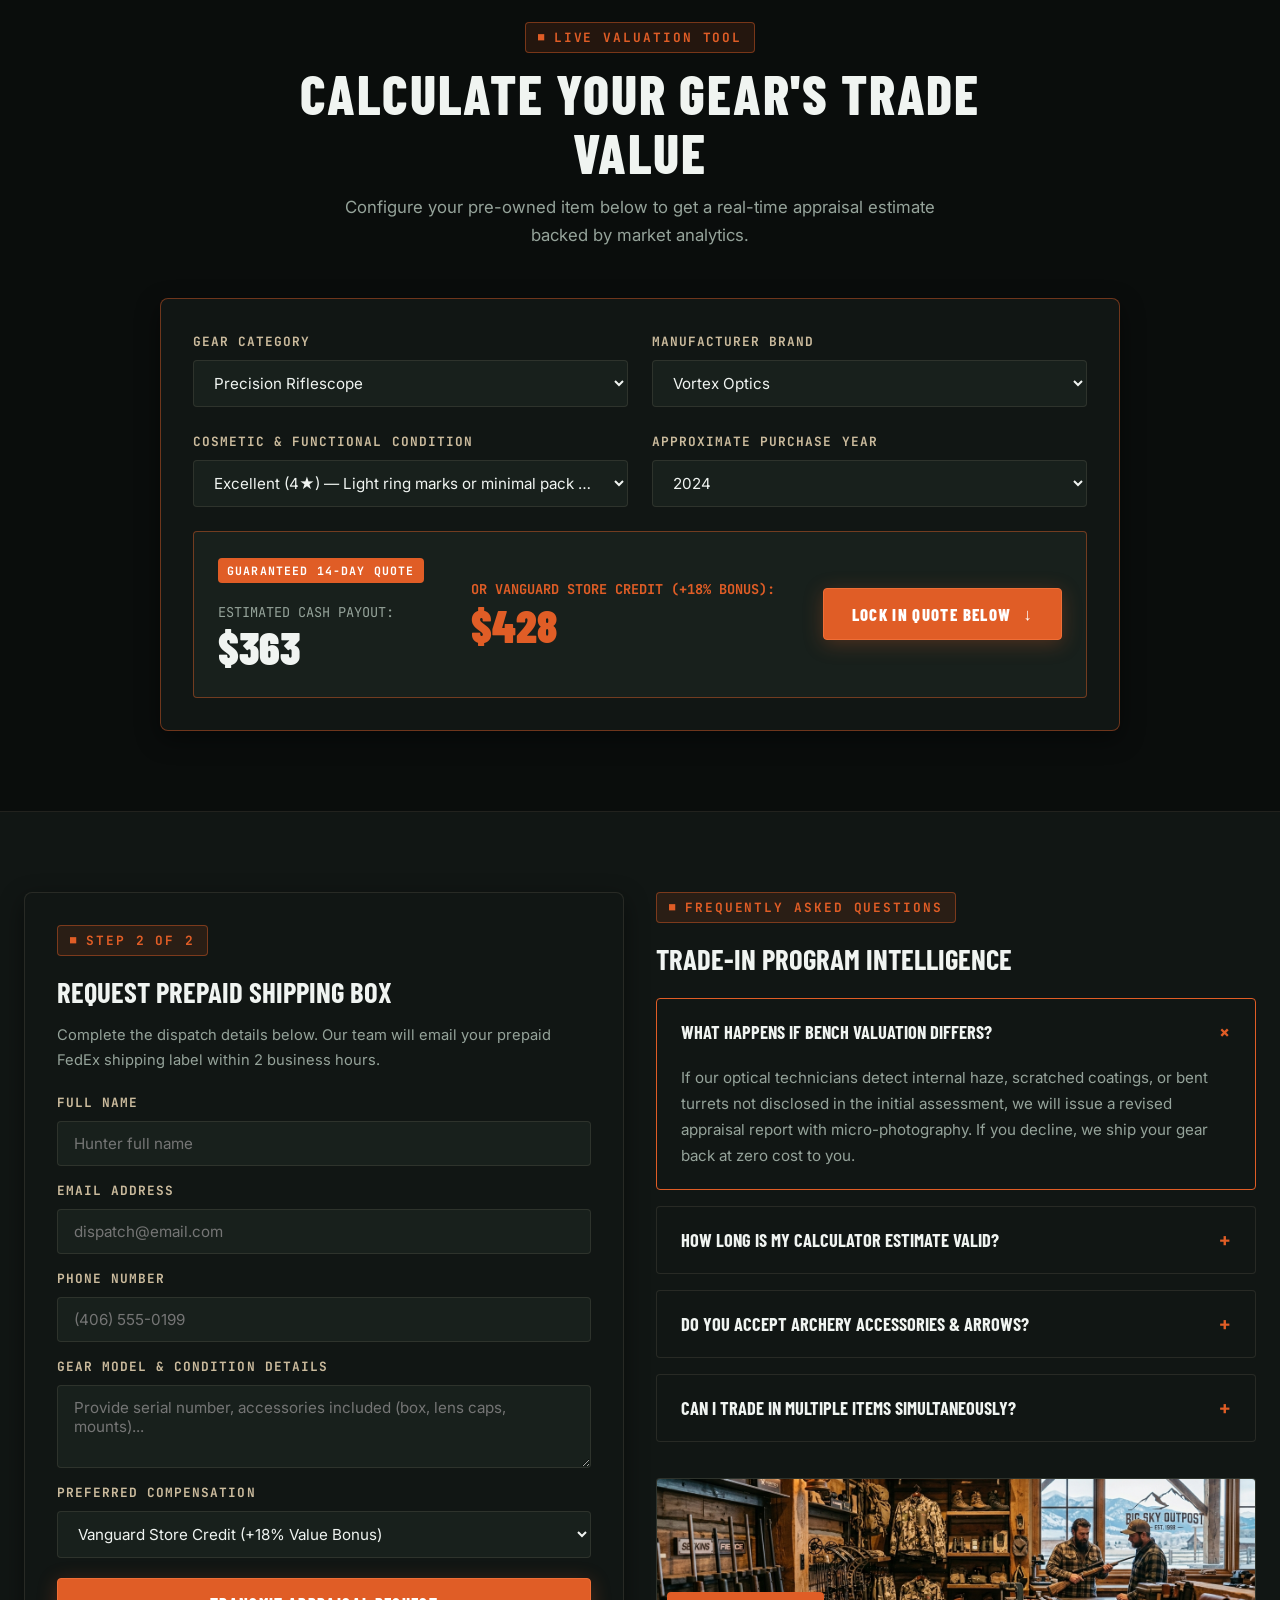
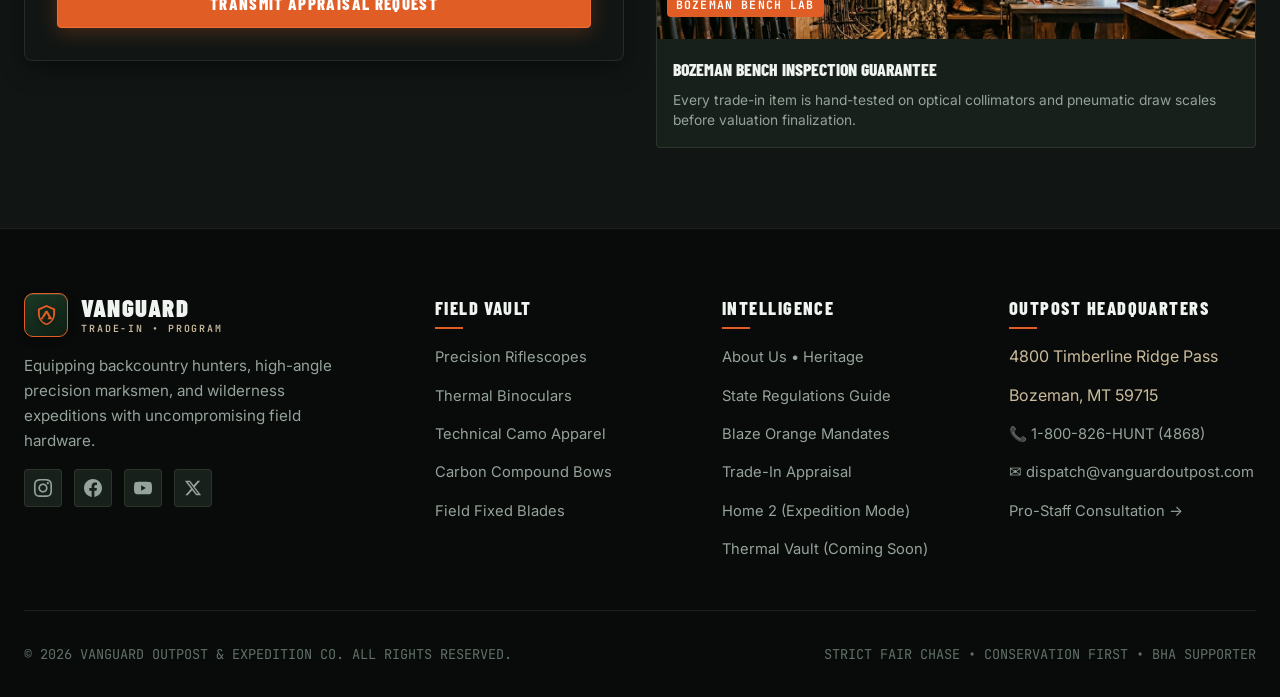
<file: pages/trade-in.html>
<!DOCTYPE html>
<html lang="en" data-theme="dark" dir="ltr">
<head>
  <meta charset="UTF-8">
  <meta name="viewport" content="width=device-width, initial-scale=1.0">
  <title>Gear Trade-In &amp; Buyback Program | Vanguard Outpost</title>
  <meta name="description" content="Upgrade your hunting gear. Trade in pre-owned riflescopes, compound bows, binoculars, and expedition packs for immediate store credit or cash payout.">
  <meta name="keywords" content="gear trade in, optics buyback, used riflescopes, used hunting bows, trade in calculator, vanguard outpost upgrade">
  
  <!-- Open Graph / Meta -->
  <meta property="og:type" content="website">
  <meta property="og:title" content="Gear Trade-In &amp; Buyback Program | Vanguard Outpost">
  <meta property="og:description" content="Turn past gear into peak performance. Instant digital appraisal calculator, free insured shipping kits, and verified pro-staff inspections.">
  <meta property="og:image" content="../assets/images/trade-in-gear-bench.jpg">
  
  <!-- Favicon -->
  <link rel="icon" type="image/svg+xml" href="../assets/images/favicon.svg">

  <!-- Stylesheets -->
  <link rel="stylesheet" href="../assets/css/style.css">
  <link rel="stylesheet" href="../assets/css/dark-mode.css">
  <link rel="stylesheet" href="../assets/css/rtl.css">
  
  <!-- JSON-LD Structured Data -->
  <script type="application/ld+json">
  {
    "@context": "https://schema.org",
    "@type": "Service",
    "name": "Vanguard Outpost Gear Trade-In & Buyback",
    "provider": {
      "@type": "SportingGoodsStore",
      "name": "Vanguard Outpost & Expedition Co."
    },
    "description": "Appraisal and buyback service for premium hunting optics, compound bows, rangefinders, and expedition packs."
  }
  </script>
</head>
<body>
  <a href="#main-content" class="skip-link">Skip to Trade-In Content</a>

  <!-- TOP TICKER BAR -->
  <aside class="top-ticker-bar" aria-label="Field Telemetry">
    <div class="container top-ticker-inner">
      <div class="ticker-telemetry">
        <span><span class="status-dot"></span> TRADE-IN APPRAISAL DESK: ACCEPTING OPTICS &amp; BOWS</span>
        <span>AUTUMN UPGRADE BONUS: +18% ON OUTPOST STORE CREDIT</span>
      </div>
    </div>
  </aside>

  <!-- PRIMARY SITE HEADER & NAVBAR -->
  <header class="site-header">
    <div class="container">
      <nav class="navbar" aria-label="Primary Expedition Navigation">
        <a href="index.html" class="brand-logo" aria-label="Vanguard Outpost Home">
          <div class="brand-emblem" aria-hidden="true">
            <svg viewBox="0 0 24 24"><path d="M12 2L3 6v5c0 5.55 3.84 10.74 9 12 5.16-1.26 9-6.45 9-12V6L12 2zm0 2.2l7 3.1v4.7c0 4.4-3.04 8.5-7 9.5-3.96-1-7-5.1-7-9.5V7.3l7-3.1zm-1 3.8l-4 7h2.5l2.5-4.3 2.5 4.3H17l-4-7h-2zm-3.5 6L5.5 17h3.5l-1.5-3zm7 0l-1.5 3H18.5l-2-3z"/></svg>
          </div>
          <div class="brand-text">
            <span class="brand-title">VANGUARD</span>
            <span class="brand-text-sub">TRADE-IN &bull; PROGRAM</span>
          </div>
        </a>

        <!-- Desktop Menu -->
        <ul class="nav-menu">
          <li><a href="index.html" class="nav-link">Home</a></li>
          <li><a href="home-2.html" class="nav-link">Home 2</a></li>
          <li><a href="products.html" class="nav-link">Products</a></li>
          <li><a href="about.html" class="nav-link">About Us</a></li>
          <li><a href="safety-regulations.html" class="nav-link">Safety &amp; Regulations</a></li>
          <li><a href="trade-in.html" class="nav-link active">Trade-In</a></li>
          <li><a href="contact.html" class="nav-link">Contact</a></li>
        </ul>

        <div class="navbar-action-group">
          <button type="button" class="theme-toggle-btn" aria-label="Toggle Dark/Light Mode" title="Toggle theme">
            <svg viewBox="0 0 24 24" width="18" height="18" fill="none" stroke="currentColor" stroke-width="2" stroke-linecap="round" stroke-linejoin="round" aria-hidden="true"><circle cx="12" cy="12" r="5"></circle><line x1="12" y1="12" x2="12" y2="3"></line><line x1="12" y1="21" x2="12" y2="23"></line><line x1="4.22" y1="4.22" x2="5.64" y2="5.64"></line><line x1="18.36" y1="18.36" x2="19.78" y2="19.78"></line><line x1="1" y1="12" x2="3" y2="12"></line><line x1="21" y1="12" x2="23" y2="12"></line><line x1="4.22" y1="19.78" x2="5.64" y2="18.36"></line><line x1="18.36" y1="5.64" x2="19.78" y2="4.22"></line></svg>
          </button>
          <button type="button" class="rtl-toggle-btn" aria-label="Toggle RTL Layout" title="Toggle RTL layout">RTL</button>
          <a href="contact.html" class="nav-cta-btn">
            <span>CALL DISPATCH</span>
          </a>
        </div>

        <!-- Mobile Hamburger Toggle -->
        <button type="button" class="mobile-nav-toggle" aria-label="Toggle Mobile Navigation" aria-expanded="false">
          <span></span>
          <span></span>
          <span></span>
        </button>
      </nav>
    </div>
  </header>

  <!-- MOBILE NAVIGATION DRAWER -->
  <div class="mobile-drawer" role="dialog" aria-modal="true" aria-label="Mobile Navigation">
    <div class="mobile-drawer-header">
      <a href="index.html" class="brand-logo" aria-label="Vanguard Outpost Home">
        <div class="brand-emblem" aria-hidden="true">
          <svg viewBox="0 0 24 24"><path d="M12 2L3 6v5c0 5.55 3.84 10.74 9 12 5.16-1.26 9-6.45 9-12V6L12 2zm0 2.2l7 3.1v4.7c0 4.4-3.04 8.5-7 9.5-3.96-1-7-5.1-7-9.5V7.3l7-3.1zm-1 3.8l-4 7h2.5l2.5-4.3 2.5 4.3H17l-4-7h-2zm-3.5 6L5.5 17h3.5l-1.5-3zm7 0l-1.5 3H18.5l-2-3z"/></svg>
        </div>
        <div class="brand-text">
          <span class="brand-title">VANGUARD</span>
          <span class="brand-text-sub">TRADE-IN &bull; PROGRAM</span>
        </div>
      </a>
      <button type="button" class="mobile-drawer-close" aria-label="Close Navigation">&times;</button>
    </div>
    <div>
      <ul class="mobile-nav-list">
        <li><a href="index.html" class="mobile-nav-link">Home</a></li>
        <li><a href="home-2.html" class="mobile-nav-link">Home 2</a></li>
        <li><a href="products.html" class="mobile-nav-link">Products</a></li>
        <li><a href="about.html" class="mobile-nav-link">About Us</a></li>
        <li><a href="safety-regulations.html" class="mobile-nav-link">Safety &amp; Regulations</a></li>
        <li><a href="trade-in.html" class="mobile-nav-link active">Trade-In</a></li>
        <li><a href="contact.html" class="mobile-nav-link">Contact</a></li>
      </ul>
      <div class="mobile-drawer-actions">
        <button type="button" class="theme-toggle-btn" aria-label="Toggle Dark/Light Mode" title="Toggle theme">
          <svg viewBox="0 0 24 24" width="18" height="18" fill="none" stroke="currentColor" stroke-width="2" stroke-linecap="round" stroke-linejoin="round" aria-hidden="true"><circle cx="12" cy="12" r="5"></circle><line x1="12" y1="1" x2="12" y2="3"></line><line x1="12" y1="21" x2="12" y2="23"></line><line x1="4.22" y1="4.22" x2="5.64" y2="5.64"></line><line x1="18.36" y1="18.36" x2="19.78" y2="19.78"></line><line x1="1" y1="12" x2="3" y2="12"></line><line x1="21" y1="12" x2="23" y2="12"></line><line x1="4.22" y1="19.78" x2="5.64" y2="18.36"></line><line x1="18.36" y1="5.64" x2="19.78" y2="4.22"></line></svg>
        </button>
        <button type="button" class="rtl-toggle-btn" aria-label="Toggle RTL Layout" title="Toggle RTL layout">RTL</button>
      </div>
    </div>
    <div>
      <a href="contact.html" class="btn btn-primary btn-block">CALL DISPATCH</a>
      <p style="font-family: var(--font-mono); font-size: 0.75rem; color: var(--text-faint); margin-top: 16px; text-align: center;">VANGUARD TRADE-IN VAULT</p>
    </div>
  </div>
  <div class="mobile-drawer-backdrop" aria-hidden="true"></div>

  <!-- ==========================================================================
       MAIN CONTENT: STRICT SECTION COUNT = EXACTLY 4 SECTIONS FOR TRADE-IN
       ========================================================================== -->
  <main id="main-content">

    <!-- SECTION 1: TRADE-IN HERO -->
    <section class="section-pad subpage-hero" id="trade-in-hero" style="position: relative; overflow: hidden;">
      <div class="hero-1-bg" style="background-image: url('../assets/images/trade-in-gear-bench.jpg');"></div>
      <div class="hero-1-overlay"></div>
      <div class="topography-canvas-container" aria-hidden="true">
        <canvas class="topography-canvas"></canvas>
      </div>

      <div class="container" style="position: relative; z-index: 2;">
        <div class="section-header">
          <div class="hero-badge-group" style="justify-content: center;">
            <span class="section-tag">GEAR CYCLE PROGRAM</span>
            <span class="card-badge">+18% STORE CREDIT BONUS</span>
          </div>
          <h1 class="section-title">TURN PAST GEAR INTO PEAK PERFORMANCE</h1>
          <p class="section-subtitle">
            Don't let seasoned glass or retired compound bows gather dust in the gun safe. Trade in certified field equipment for cutting-edge Vanguard hardware.
          </p>
        </div>

        <div class="hero-telemetry-grid" style="max-width: 820px; margin: 0 auto; border-color: var(--border-subtle);">
          <div class="telem-item" style="text-align: center;">
            <div class="telem-label">ACCEPTED CATEGORIES</div>
            <div class="telem-value">OPTICS &bull; BOWS &bull; PACKS</div>
          </div>
          <div class="telem-item" style="text-align: center;">
            <div class="telem-label">BENCH INSPECTION TURNAROUND</div>
            <div class="telem-value">24 HOURS UPON RECEIPT</div>
          </div>
          <div class="telem-item" style="text-align: center;">
            <div class="telem-label">SHIPPING COVERAGE</div>
            <div class="telem-value">100% PREPAID &amp; INSURED</div>
          </div>
        </div>
      </div>
    </section>

    <!-- SECTION 2: 4-STEP APPRAISAL WORKFLOW (3D Tilt Cards, Center-Aligned in ALL views) -->
    <section class="section-pad" id="trade-in-steps" style="background: var(--bg-surface);">
      <div class="container">
        <div class="section-header">
          <span class="section-tag">VERIFIED PROCESS</span>
          <h2 class="section-title">THE 4-STEP APPRAISAL WORKFLOW</h2>
          <p class="section-subtitle">
            A frictionless, transparent appraisal process overseen by certified optical technicians and archery pro-staff.
          </p>
        </div>

        <div class="grid-4">
          <!-- Step 1 -->
          <article class="tilt-card" data-max-tilt="16">
            <div class="card-img-wrap" style="height: 140px; margin-bottom: 12px; border-radius: var(--radius-sm); overflow: hidden; border: 1px solid var(--border-subtle);">
              <img src="../assets/images/contact-outpost-store.jpg" alt="Vanguard Outpost appraisal intake desk in Bozeman" loading="lazy" style="width: 100%; height: 100%; object-fit: cover; display: block;">
            </div>
            <span class="card-badge">STEP 01</span>
            <h3 class="card-title">SUBMIT SPECIFICATIONS</h3>
            <p class="card-desc">Enter your item serial, glass condition, and included factory accessories into our instant appraisal engine below.</p>
            <div class="card-specs-list">
              <span class="spec-chip">Instant Online Quote</span>
              <span class="spec-chip">24/7 Digital Desk</span>
            </div>
          </article>

          <!-- Step 2 -->
          <article class="tilt-card" data-max-tilt="16">
            <div class="card-img-wrap" style="height: 140px; margin-bottom: 12px; border-radius: var(--radius-sm); overflow: hidden; border: 1px solid var(--border-subtle);">
              <img src="../assets/images/product-pack-expedition.jpg" alt="Insured shipping transit pack for optical gear" loading="lazy" style="width: 100%; height: 100%; object-fit: cover; display: block;">
            </div>
            <span class="card-badge">STEP 02</span>
            <h3 class="card-title">FREE PREPAID SHIPMENT</h3>
            <p class="card-desc">We transmit a prepaid UPS/FedEx label with $5,000 declared value insurance straight to your inbox.</p>
            <div class="card-specs-list">
              <span class="spec-chip">$0 Shipping Cost</span>
              <span class="spec-chip">Full Transit Insurance</span>
            </div>
          </article>

          <!-- Step 3 -->
          <article class="tilt-card" data-max-tilt="16">
            <div class="card-img-wrap" style="height: 140px; margin-bottom: 12px; border-radius: var(--radius-sm); overflow: hidden; border: 1px solid var(--border-subtle);">
              <img src="../assets/images/trade-in-gear-bench.jpg" alt="Master gunsmith testing reticle zero-stop on inspection bench" loading="lazy" style="width: 100%; height: 100%; object-fit: cover; display: block;">
            </div>
            <span class="card-badge">STEP 03</span>
            <h3 class="card-title">24-HR BENCH INSPECTION</h3>
            <p class="card-desc">Our optics lab verifies reticle alignment and glass resolution to confirm or boost your initial valuation quote.</p>
            <div class="card-specs-list">
              <span class="spec-chip">Lab Collimation Check</span>
              <span class="spec-chip">HD Video Inspection</span>
            </div>
          </article>

          <!-- Step 4 -->
          <article class="tilt-card" data-max-tilt="16">
            <div class="card-img-wrap" style="height: 140px; margin-bottom: 12px; border-radius: var(--radius-sm); overflow: hidden; border: 1px solid var(--border-subtle);">
              <img src="../assets/images/lab-fluorite-glass.jpg" alt="Upgraded fluorite crystal optical hardware and voucher bonus" loading="lazy" style="width: 100%; height: 100%; object-fit: cover; display: block;">
            </div>
            <span class="card-badge">STEP 04</span>
            <h3 class="card-title">IMMEDIATE PAYOUT / CREDIT</h3>
            <p class="card-desc">Receive direct ACH electronic transfer or receive a +18% bonus voucher toward Vanguard store purchases.</p>
            <div class="card-specs-list">
              <span class="spec-chip">+18% Credit Bonus</span>
              <span class="spec-chip">Fast ACH Payout</span>
            </div>
          </article>
        </div>
      </div>
    </section>

    <!-- SECTION 3: INTERACTIVE INSTANT GEAR APPRAISAL CALCULATOR -->
    <section class="section-pad" id="trade-in-calc-section" style="background: var(--bg-base); border-top: 1px solid var(--border-subtle); border-bottom: 1px solid var(--border-subtle);">
      <div class="container">
        <div class="section-header">
          <span class="section-tag">LIVE VALUATION TOOL</span>
          <h2 class="section-title">CALCULATE YOUR GEAR'S TRADE VALUE</h2>
          <p class="section-subtitle">
            Configure your pre-owned item below to get a real-time appraisal estimate backed by market analytics.
          </p>
        </div>

        <div class="tool-box" style="max-width: 960px; margin: 0 auto; border: 1.5px solid var(--border-accent);">
          <form id="trade-in-calc-form">
            <div class="calc-grid">
              <!-- Category -->
              <div class="form-group">
                <label for="calc-category" class="form-label">GEAR CATEGORY</label>
                <select id="calc-category" class="form-control" aria-label="Select Gear Category">
                  <option value="optics" selected>Precision Riflescope</option>
                  <option value="archery">Compound Hunting Bow</option>
                  <option value="rangefinder">Laser Rangefinder / Binos</option>
                  <option value="packs">Expedition Hunting Pack</option>
                </select>
              </div>

              <!-- Brand -->
              <div class="form-group">
                <label for="calc-brand" class="form-label">MANUFACTURER BRAND</label>
                <select id="calc-brand" class="form-control" aria-label="Select Manufacturer Brand">
                  <option value="vortex" selected>Vortex Optics</option>
                  <option value="leupold">Leupold Optics</option>
                  <option value="swarovski">Swarovski Optik</option>
                  <option value="mathews">Mathews Archery</option>
                  <option value="hoyt">Hoyt Archery</option>
                  <option value="mystery_ranch">Mystery Ranch</option>
                  <option value="sitka">Sitka Gear</option>
                  <option value="other">Other Premium Brand</option>
                </select>
              </div>

              <!-- Condition -->
              <div class="form-group">
                <label for="calc-condition" class="form-label">COSMETIC &amp; FUNCTIONAL CONDITION</label>
                <select id="calc-condition" class="form-control" aria-label="Select Condition">
                  <option value="mint">Mint (5★) — Like new, flawless glass/cams, box included</option>
                  <option value="excellent" selected>Excellent (4★) — Light ring marks or minimal pack wear</option>
                  <option value="good">Good (3★) — Honest hunting scratches, 100% functional</option>
                  <option value="fair">Fair (2★) — Heavy field wear, requires bench re-zeroing</option>
                </select>
              </div>

              <!-- Year -->
              <div class="form-group">
                <label for="calc-year" class="form-label">APPROXIMATE PURCHASE YEAR</label>
                <select id="calc-year" class="form-control" aria-label="Select Purchase Year">
                  <option value="2026">2026 (Current Year)</option>
                  <option value="2025">2025</option>
                  <option value="2024" selected>2024</option>
                  <option value="2023">2023</option>
                  <option value="2022">2022</option>
                  <option value="2020">2020 or Prior</option>
                </select>
              </div>
            </div>

            <!-- Valuation Output Card -->
            <div class="calc-valuation-card" style="background: var(--bg-surface-elevated); padding: 24px; border-radius: var(--radius-sm); border: 1px solid var(--border-accent); display: flex; align-items: center; justify-content: space-between; flex-wrap: wrap; gap: 20px; margin-top: 10px;">
              <div>
                <span class="card-badge" style="background: var(--color-blaze); color: #fff;">GUARANTEED 14-DAY QUOTE</span>
                <div style="font-family: var(--font-mono); font-size: 0.85rem; color: var(--text-muted); margin-top: 6px;">ESTIMATED CASH PAYOUT:</div>
                <div id="calc-result-value" style="font-family: var(--font-display); font-size: 2.8rem; font-weight: 900; color: var(--text-main); line-height: 1.1;">$422</div>
              </div>

              <div>
                <div style="font-family: var(--font-mono); font-size: 0.85rem; color: var(--color-blaze); font-weight: 700;">OR VANGUARD STORE CREDIT (+18% BONUS):</div>
                <div id="calc-bonus-value" style="font-family: var(--font-display); font-size: 2.8rem; font-weight: 900; color: var(--color-blaze); line-height: 1.1;">$498</div>
              </div>

              <div class="calc-btn-wrap">
                <button type="button" id="lock-in-quote-btn" class="btn btn-primary">
                  <span>LOCK IN QUOTE BELOW</span>
                  <span class="btn-icon-right" aria-hidden="true">↓</span>
                </button>
              </div>
            </div>
          </form>
        </div>
      </div>
    </section>

    <!-- SECTION 4: TRADE-IN SUBMISSION FORM & ACCORDION FAQ -->
    <section class="section-pad" id="trade-in-submit-section" style="background: var(--bg-surface);">
      <div class="container">
        <div class="grid-2" style="align-items: start;">
          <!-- Submission Form -->
          <div class="tool-box" id="trade-in-submit-form">
            <span class="section-tag">STEP 2 OF 2</span>
            <h3 style="font-family: var(--font-display); font-size: 1.8rem; text-transform: uppercase; color: var(--text-main); margin-bottom: 8px;">
              REQUEST PREPAID SHIPPING BOX
            </h3>
            <p style="font-size: 0.92rem; color: var(--text-muted); margin-bottom: 20px;">
              Complete the dispatch details below. Our team will email your prepaid FedEx shipping label within 2 business hours.
            </p>

            <form data-validate="true" data-success-title="TRADE-IN DISPATCH SENT" data-success-msg="Your appraisal ticket has been registered. Look for your prepaid insured shipping kit label in your inbox shortly.">
              <div class="form-group" style="margin-bottom: 14px;">
                <label for="trade-name" class="form-label">FULL NAME</label>
                <input type="text" id="trade-name" class="form-control" placeholder="Hunter full name" required>
                <span class="error-msg" data-error-for="trade-name">Full name is required.</span>
              </div>

              <div class="form-group" style="margin-bottom: 14px;">
                <label for="trade-email" class="form-label">EMAIL ADDRESS</label>
                <input type="email" id="trade-email" class="form-control" placeholder="dispatch@email.com" required>
                <span class="error-msg" data-error-for="trade-email">Valid email is required.</span>
              </div>

              <div class="form-group" style="margin-bottom: 14px;">
                <label for="trade-phone" class="form-label">PHONE NUMBER</label>
                <input type="tel" id="trade-phone" class="form-control" placeholder="(406) 555-0199" required>
                <span class="error-msg" data-error-for="trade-phone">Phone number is required.</span>
              </div>

              <div class="form-group" style="margin-bottom: 14px;">
                <label for="trade-gear-description" class="form-label">GEAR MODEL &amp; CONDITION DETAILS</label>
                <textarea id="trade-gear-description" class="form-control" rows="3" placeholder="Provide serial number, accessories included (box, lens caps, mounts)..." required></textarea>
                <span class="error-msg" data-error-for="trade-gear-description">Please describe the gear being submitted.</span>
              </div>

              <div class="form-group" style="margin-bottom: 20px;">
                <label for="trade-payout-pref" class="form-label">PREFERRED COMPENSATION</label>
                <select id="trade-payout-pref" class="form-control">
                  <option value="credit">Vanguard Store Credit (+18% Value Bonus)</option>
                  <option value="cash">Direct Bank Deposit (ACH Transfer)</option>
                </select>
              </div>

              <button type="submit" class="btn btn-primary btn-block">TRANSMIT APPRAISAL REQUEST</button>
            </form>
          </div>

          <!-- FAQ Accordion -->
          <div class="faq-container-block">
            <span class="section-tag">FREQUENTLY ASKED QUESTIONS</span>
            <h3 style="font-family: var(--font-display); font-size: 1.8rem; text-transform: uppercase; color: var(--text-main); margin-bottom: 16px;">
              TRADE-IN PROGRAM INTELLIGENCE
            </h3>

            <div class="faq-accordion">
              <div class="accordion-item is-open">
                <button type="button" class="accordion-trigger" aria-expanded="true">
                  <span>WHAT HAPPENS IF BENCH VALUATION DIFFERS?</span>
                  <span class="accordion-icon">+</span>
                </button>
                <div class="accordion-content" style="max-height: 200px;">
                  <div class="accordion-body">
                    If our optical technicians detect internal haze, scratched coatings, or bent turrets not disclosed in the initial assessment, we will issue a revised appraisal report with micro-photography. If you decline, we ship your gear back at zero cost to you.
                  </div>
                </div>
              </div>

              <div class="accordion-item">
                <button type="button" class="accordion-trigger" aria-expanded="false">
                  <span>HOW LONG IS MY CALCULATOR ESTIMATE VALID?</span>
                  <span class="accordion-icon">+</span>
                </button>
                <div class="accordion-content">
                  <div class="accordion-body">
                    Your calculated quote is locked for exactly 14 calendar days from the date of online generation, provided the gear is postmarked within that window.
                  </div>
                </div>
              </div>

              <div class="accordion-item">
                <button type="button" class="accordion-trigger" aria-expanded="false">
                  <span>DO YOU ACCEPT ARCHERY ACCESSORIES &amp; ARROWS?</span>
                  <span class="accordion-icon">+</span>
                </button>
                <div class="accordion-content">
                  <div class="accordion-body">
                    We accept sights, drop-away rests, and stabilizers when packaged with a compound bow riser. Due to safety liabilities, we do not accept used carbon arrows or broadheads.
                  </div>
                </div>
              </div>

              <div class="accordion-item">
                <button type="button" class="accordion-trigger" aria-expanded="false">
                  <span>CAN I TRADE IN MULTIPLE ITEMS SIMULTANEOUSLY?</span>
                  <span class="accordion-icon">+</span>
                </button>
                <div class="accordion-content">
                  <div class="accordion-body">
                    Yes. Guide services and hunting camps frequently trade in entire fleets of optics or scouting binoculars. Note your full manifest in the description field.
                  </div>
                </div>
              </div>
            <div style="background: var(--bg-surface-elevated); border: 1px solid var(--border-subtle); border-radius: var(--radius-sm); overflow: hidden; margin-top: 20px;">
              <div style="height: 160px; overflow: hidden; position: relative;">
                <img src="../assets/images/about-craftsmanship.jpg" alt="Master gunsmith collimation optical inspection bench in Bozeman" loading="lazy" style="width: 100%; height: 100%; object-fit: cover; display: block;">
                <span class="card-badge" style="position: absolute; bottom: 10px; left: 10px; background: var(--color-blaze); color: #fff;">BOZEMAN BENCH LAB</span>
              </div>
              <div style="padding: 16px;">
                <div style="font-family: var(--font-display); font-size: 1.1rem; color: var(--text-main); font-weight: 800; text-transform: uppercase;">BOZEMAN BENCH INSPECTION GUARANTEE</div>
                <p style="font-size: 0.86rem; color: var(--text-muted); margin: 6px 0 0; line-height: 1.5;">
                  Every trade-in item is hand-tested on optical collimators and pneumatic draw scales before valuation finalization.
                </p>
              </div>
            </div>
          </div>
        </div>
      </div>
    </section>

  </main>

  <!-- SITE FOOTER -->
  <footer class="site-footer">
    <div class="container">
      <div class="footer-grid">
        <div class="footer-brand">
          <a href="index.html" class="brand-logo" aria-label="Vanguard Outpost Home">
            <div class="brand-emblem" aria-hidden="true">
              <svg viewBox="0 0 24 24"><path d="M12 2L3 6v5c0 5.55 3.84 10.74 9 12 5.16-1.26 9-6.45 9-12V6L12 2zm0 2.2l7 3.1v4.7c0 4.4-3.04 8.5-7 9.5-3.96-1-7-5.1-7-9.5V7.3l7-3.1zm-1 3.8l-4 7h2.5l2.5-4.3 2.5 4.3H17l-4-7h-2zm-3.5 6L5.5 17h3.5l-1.5-3zm7 0l-1.5 3H18.5l-2-3z"/></svg>
            </div>
            <div class="brand-text">
              <span class="brand-title">VANGUARD</span>
              <span class="brand-text-sub">TRADE-IN &bull; PROGRAM</span>
            </div>
          </a>
          <p>
            Equipping backcountry hunters, high-angle precision marksmen, and wilderness expeditions with uncompromising field hardware.
          </p>
          <div class="footer-social-links">
            <a href="#" class="social-icon-btn" aria-label="Follow Vanguard Outpost on Instagram" title="Instagram">
              <svg viewBox="0 0 24 24" width="18" height="18" fill="currentColor" aria-hidden="true"><path d="M12 2.163c3.204 0 3.584.012 4.85.07 3.252.148 4.771 1.691 4.919 4.919.058 1.265.069 1.645.069 4.849 0 3.205-.012 3.584-.069 4.849-.149 3.225-1.664 4.771-4.919 4.919-1.266.058-1.644.07-4.85.07-3.204 0-3.584-.012-4.849-.07-3.26-.149-4.771-1.699-4.919-4.92-.058-1.265-.07-1.644-.07-4.849 0-3.204.013-3.583.07-4.849.149-3.227 1.664-4.771 4.919-4.919 1.266-.057 1.645-.069 4.849-.069zm0-2.163c-3.259 0-3.667.014-4.947.072-4.358.2-6.78 2.618-6.98 6.98-.059 1.281-.073 1.689-.073 4.948 0 3.259.014 3.668.072 4.948.2 4.358 2.618 6.78 6.98 6.98 1.281.058 1.689.072 4.948.072 3.259 0 3.668-.014 4.948-.072 4.354-.2 6.782-2.618 6.979-6.98.059-1.28.073-1.689.073-4.948 0-3.259-.014-3.667-.072-4.947-.196-4.354-2.617-6.78-6.979-6.98-1.281-.059-1.69-.073-4.949-.073zm0 5.838c-3.403 0-6.162 2.759-6.162 6.162s2.759 6.163 6.162 6.163 6.162-2.759 6.162-6.163c0-3.403-2.759-6.162-6.162-6.162zm0 10.162c-2.209 0-4-1.79-4-4 0-2.209 1.791-4 4-4s4 1.791 4 4c0 2.21-1.791 4-4 4zm6.406-11.845c-.796 0-1.441.645-1.441 1.44s.645 1.44 1.441 1.44c.795 0 1.439-.645 1.439-1.44s-.644-1.44-1.439-1.44z"/></svg>
            </a>
            <a href="#" class="social-icon-btn" aria-label="Follow Vanguard Outpost on Facebook" title="Facebook">
              <svg viewBox="0 0 24 24" width="18" height="18" fill="currentColor" aria-hidden="true"><path d="M24 12.073c0-6.627-5.373-12-12-12s-12 5.373-12 12c0 5.99 4.388 10.954 10.125 11.854v-8.385H7.078v-3.47h3.047V9.43c0-3.007 1.792-4.669 4.533-4.669 1.312 0 2.686.235 2.686.235v2.953H15.83c-1.491 0-1.956.925-1.956 1.874v2.25h3.328l-.532 3.47h-2.796v8.385C19.612 23.027 24 18.062 24 12.073z"/></svg>
            </a>
            <a href="#" class="social-icon-btn" aria-label="Watch field videos on YouTube" title="YouTube">
              <svg viewBox="0 0 24 24" width="18" height="18" fill="currentColor" aria-hidden="true"><path d="M23.498 6.186a3.016 3.016 0 0 0-2.122-2.136C19.505 3.545 12 3.545 12 3.545s-7.505 0-9.377.505A3.017 3.017 0 0 0 .502 6.186C0 8.07 0 12 0 12s0 3.93.502 5.814a3.016 3.016 0 0 0 2.122 2.136c1.871.505 9.376.505 9.376.505s7.505 0 9.377-.505a3.015 3.015 0 0 0 2.122-2.136C24 15.93 24 12 24 12s0-3.93-.502-5.814zM9.545 15.568V8.432L15.818 12l-6.273 3.568z"/></svg>
            </a>
            <a href="#" class="social-icon-btn" aria-label="Follow Vanguard Outpost on X" title="X (Twitter)">
              <svg viewBox="0 0 24 24" width="18" height="18" fill="currentColor" aria-hidden="true"><path d="M18.244 2.25h3.308l-7.227 8.26 8.502 11.24H16.17l-5.214-6.817L4.99 21.75H1.68l7.73-8.835L1.254 2.25H8.08l4.713 6.231zm-1.161 17.52h1.833L7.084 4.126H5.117z"/></svg>
            </a>
          </div>
        </div>

        <div>
          <h4 class="footer-heading">FIELD VAULT</h4>
          <ul class="footer-nav">
            <li><a href="products.html">Precision Riflescopes</a></li>
            <li><a href="products.html">Thermal Binoculars</a></li>
            <li><a href="products.html">Technical Camo Apparel</a></li>
            <li><a href="products.html">Carbon Compound Bows</a></li>
            <li><a href="products.html">Field Fixed Blades</a></li>
          </ul>
        </div>

        <div>
          <h4 class="footer-heading">INTELLIGENCE</h4>
          <ul class="footer-nav">
            <li><a href="about.html">About Us &bull; Heritage</a></li>
            <li><a href="safety-regulations.html">State Regulations Guide</a></li>
            <li><a href="safety-regulations.html">Blaze Orange Mandates</a></li>
            <li><a href="trade-in.html">Trade-In Appraisal</a></li>
            <li><a href="home-2.html">Home 2 (Expedition Mode)</a></li>
            <li><a href="coming-soon.html">Thermal Vault (Coming Soon)</a></li>
          </ul>
        </div>

        <div>
          <h4 class="footer-heading">OUTPOST HEADQUARTERS</h4>
          <ul class="footer-nav">
            <li><span style="color: var(--color-khaki);">4800 Timberline Ridge Pass</span></li>
            <li><span style="color: var(--color-khaki);">Bozeman, MT 59715</span></li>
            <li><a href="tel:+18008264868">📞 1-800-826-HUNT (4868)</a></li>
            <li><a href="mailto:dispatch@vanguardoutpost.com">✉ dispatch@vanguardoutpost.com</a></li>
            <li><a href="contact.html">Pro-Staff Consultation &rarr;</a></li>
          </ul>
        </div>
      </div>

      <div class="footer-bottom">
        <div>&copy; 2026 VANGUARD OUTPOST &amp; EXPEDITION CO. ALL RIGHTS RESERVED.</div>
        <div>STRICT FAIR CHASE &bull; CONSERVATION FIRST &bull; BHA SUPPORTER</div>
      </div>
    </div>
  </footer>

  <!-- Back to Top Button -->
  <button type="button" class="back-to-top" aria-label="Scroll back to top">↑</button>

  <!-- Scripts -->
  <script src="../assets/js/plugins/tilt.js"></script>
  <script src="../assets/js/plugins/topography-bg.js"></script>
  <script src="../assets/js/main.js"></script>
</body>
</html>
</file>
<file: assets/css/style.css>
/* ==========================================================================
   VANGUARD OUTPOST & EXPEDITION CO. — MASTER DESIGN SYSTEM
   Theme: Rugged, Technical, Premium Outdoor & Hunting Outfitter
   Strict Rule: Center-aligned icons & text inside ALL cards on ALL viewports
   Strict Rule: Explicit layouts for Mobile (<640px), Tablet (640-1023px), 1024px, Desktop
   ========================================================================== */

@import url('https://fonts.googleapis.com/css2?family=Barlow+Condensed:ital,wght@0,400;0,600;0,700;0,800;0,900;1,700&family=Inter:wght@300;400;500;600;700&family=JetBrains+Mono:wght@400;500;700&family=Oswald:wght@500;600;700&display=swap');

:root {
  /* Outdoor Rugged Color Palette */
  --bg-base: #0a0d0c;
  --bg-surface: #111614;
  --bg-surface-elevated: #18201c;
  --bg-card: #131916;
  --bg-card-hover: #1b2420;
  --bg-overlay: rgba(10, 13, 12, 0.88);

  --color-primary: #172a1e;
  --color-primary-light: #233f2d;
  --color-pine: #1b3824;
  --color-gunmetal: #0f1311;
  --color-charcoal: #1c221f;

  /* High-Visibility Hunting Accent */
  --color-blaze: #e05d26;
  --color-blaze-hover: #f06e36;
  --color-blaze-glow: rgba(224, 93, 38, 0.28);
  --color-blaze-subtle: rgba(224, 93, 38, 0.12);

  /* Earthy Natural Tones */
  --color-olive: #4d5d3b;
  --color-olive-light: #6a7f53;
  --color-khaki: #cbbb9d;
  --color-khaki-subtle: rgba(203, 187, 157, 0.15);
  --color-tan: #e3d7bf;

  /* Text Colors */
  --text-main: #f0f4f1;
  --text-muted: #95a39a;
  --text-faint: #607066;
  --text-inverse: #0a0d0c;

  /* Borders & Dividers */
  --border-subtle: rgba(203, 187, 157, 0.12);
  --border-medium: rgba(203, 187, 157, 0.24);
  --border-accent: rgba(224, 93, 38, 0.45);
  --border-glow: 0 0 18px rgba(224, 93, 38, 0.25);

  /* Typography */
  --font-display: 'Barlow Condensed', 'Oswald', sans-serif;
  --font-body: 'Inter', -apple-system, BlinkMacSystemFont, sans-serif;
  --font-mono: 'JetBrains Mono', monospace;

  /* Spacing Scale (4px/8px modular grid) */
  --space-1: 4px;
  --space-2: 8px;
  --space-3: 12px;
  --space-4: 16px;
  --space-5: 20px;
  --space-6: 24px;
  --space-8: 32px;
  --space-10: 40px;
  --space-12: 48px;
  --space-16: 64px;
  --space-20: 80px;
  --space-24: 96px;
  --space-32: 128px;

  /* Radius */
  --radius-sm: 4px;
  --radius-md: 8px;
  --radius-lg: 12px;
  --radius-full: 9999px;

  /* Shadows */
  --shadow-sm: 0 2px 8px rgba(0, 0, 0, 0.35);
  --shadow-md: 0 8px 24px rgba(0, 0, 0, 0.45);
  --shadow-lg: 0 16px 40px rgba(0, 0, 0, 0.65);
  --shadow-tilt: 0 20px 45px -10px rgba(0, 0, 0, 0.8), 0 0 25px rgba(224, 93, 38, 0.12);

  /* Transitions */
  --transition-fast: 0.18s cubic-bezier(0.16, 1, 0.3, 1);
  --transition-normal: 0.28s cubic-bezier(0.16, 1, 0.3, 1);
  --transition-smooth: 0.45s cubic-bezier(0.16, 1, 0.3, 1);
}

/* ==========================================================================
   RESET & BASE STYLES
   ========================================================================== */
*, *::before, *::after {
  box-sizing: border-box;
  margin: 0;
  padding: 0;
}

html {
  font-size: 16px;
  scroll-behavior: smooth;
  -webkit-text-size-adjust: 100%;
}

body {
  background-color: var(--bg-base);
  color: var(--text-main);
  font-family: var(--font-body);
  font-size: 1rem;
  line-height: 1.65;
  overflow-x: hidden;
  position: relative;
  background-image: 
    radial-gradient(circle at 15% 20%, rgba(27, 56, 36, 0.15) 0%, transparent 40%),
    radial-gradient(circle at 85% 75%, rgba(224, 93, 38, 0.08) 0%, transparent 45%),
    linear-gradient(to bottom, var(--bg-base), #0e1310);
  background-attachment: fixed;
}

img {
  max-width: 100%;
  height: auto;
  display: block;
  object-fit: cover;
}

a {
  color: inherit;
  text-decoration: none;
  transition: color var(--transition-fast);
}

button, input, select, textarea {
  font-family: inherit;
  font-size: inherit;
  color: inherit;
}

button {
  cursor: pointer;
  border: none;
  background: none;
}

ul, ol {
  list-style: none;
}

/* Skip link for accessibility */
.skip-link {
  position: absolute;
  top: -100px;
  left: var(--space-4);
  background: var(--color-blaze);
  color: #fff;
  padding: var(--space-2) var(--space-4);
  z-index: 9999;
  font-weight: 700;
  border-radius: var(--radius-sm);
  transition: top var(--transition-fast);
}
.skip-link:focus {
  top: var(--space-4);
}

/* Container */
.container {
  width: 100%;
  max-width: 1280px;
  margin-left: auto;
  margin-right: auto;
  padding-left: var(--space-6);
  padding-right: var(--space-6);
}

/* Section Header (Center-Aligned, Rugged Typography) */
.section-header {
  text-align: center;
  max-width: 780px;
  margin: 0 auto var(--space-12);
  position: relative;
}

.section-tag {
  display: inline-flex;
  align-items: center;
  gap: var(--space-2);
  font-family: var(--font-mono);
  font-size: 0.8rem;
  font-weight: 700;
  text-transform: uppercase;
  letter-spacing: 0.15em;
  color: var(--color-blaze);
  background: var(--color-blaze-subtle);
  border: 1px solid var(--border-accent);
  padding: var(--space-1) var(--space-3);
  border-radius: var(--radius-sm);
  margin-bottom: var(--space-3);
}

.section-tag::before {
  content: "■";
  font-size: 0.65rem;
}

.section-title {
  font-family: var(--font-display);
  font-size: clamp(2.2rem, 4.5vw, 3.4rem);
  font-weight: 800;
  text-transform: uppercase;
  letter-spacing: 0.03em;
  line-height: 1.08;
  color: var(--text-main);
  margin-bottom: var(--space-3);
}

.section-subtitle {
  font-size: 1.05rem;
  color: var(--text-muted);
  max-width: 620px;
  margin: 0 auto;
}

/* Section Wrapper */
.section-pad {
  padding-top: var(--space-20);
  padding-bottom: var(--space-20);
  position: relative;
}

/* Background Topographic Canvas */
.topography-canvas-container {
  position: absolute;
  top: 0;
  left: 0;
  width: 100%;
  height: 100%;
  overflow: hidden;
  pointer-events: none;
  z-index: 1;
}

.topography-canvas {
  width: 100%;
  height: 100%;
  opacity: 0.85;
}

/* ==========================================================================
   TOP ANNOUNCEMENT BAR & HOME 2 QUICK ACCORD
   ========================================================================== */
.top-ticker-bar {
  background: #080a09;
  border-bottom: 1px solid var(--border-subtle);
  padding: var(--space-2) 0;
  font-size: 0.8rem;
  position: relative;
  z-index: 101;
}

.top-ticker-inner {
  display: flex;
  align-items: center;
  justify-content: space-between;
  gap: var(--space-4);
}

.ticker-telemetry {
  display: flex;
  align-items: center;
  gap: var(--space-4);
  font-family: var(--font-mono);
  color: var(--text-muted);
}

.ticker-telemetry span {
  display: inline-flex;
  align-items: center;
  gap: var(--space-2);
  white-space: nowrap;
}

.status-dot {
  width: 7px;
  height: 7px;
  border-radius: 50%;
  background-color: var(--color-blaze);
  box-shadow: 0 0 8px var(--color-blaze);
  animation: pulse-blaze 2s infinite ease-in-out;
}

@keyframes pulse-blaze {
  0%, 100% { opacity: 1; transform: scale(1); }
  50% { opacity: 0.4; transform: scale(0.85); }
}

.top-action-group, .navbar-action-group {
  display: flex;
  align-items: center;
  gap: var(--space-3);
}

.home-switch-badge {
  display: inline-flex;
  align-items: center;
  gap: var(--space-2);
  background: linear-gradient(135deg, rgba(224, 93, 38, 0.2), rgba(27, 56, 36, 0.4));
  border: 1px solid var(--color-blaze);
  color: var(--color-blaze);
  font-family: var(--font-mono);
  font-size: 0.78rem;
  font-weight: 700;
  padding: 6px 12px;
  border-radius: var(--radius-sm);
  transition: all var(--transition-fast);
  white-space: nowrap;
  text-decoration: none;
}
.home-switch-badge:hover {
  background: var(--color-blaze);
  color: #fff;
  transform: translateY(-1px);
  box-shadow: 0 4px 12px var(--color-blaze-glow);
}

.theme-toggle-btn, .rtl-toggle-btn {
  display: inline-flex;
  align-items: center;
  justify-content: center;
  height: 38px;
  min-width: 38px;
  padding: 0 10px;
  border-radius: 8px;
  border: 1px solid rgba(255, 255, 255, 0.14);
  background: rgba(255, 255, 255, 0.05);
  backdrop-filter: blur(8px);
  -webkit-backdrop-filter: blur(8px);
  color: var(--text-main);
  font-size: 0.8rem;
  font-family: var(--font-mono);
  font-weight: 700;
  letter-spacing: 0.06em;
  cursor: pointer;
  transition: all 0.2s cubic-bezier(0.4, 0, 0.2, 1);
  box-sizing: border-box;
  user-select: none;
}

.theme-toggle-btn:hover, .rtl-toggle-btn:hover {
  border-color: var(--color-blaze);
  color: var(--color-blaze);
  background: rgba(224, 93, 38, 0.12);
  transform: translateY(-1px);
  box-shadow: 0 4px 12px rgba(224, 93, 38, 0.25);
}

.theme-toggle-btn:active, .rtl-toggle-btn:active {
  transform: translateY(0) scale(0.96);
}

.theme-toggle-btn svg {
  display: block;
  transition: transform 0.3s ease;
}

.theme-toggle-btn:hover svg {
  transform: rotate(15deg);
}

/* ==========================================================================
   PRIMARY NAVIGATION (Strict: Max 5 items, No Login, No Dashboard)
   Home | Products | Safety & Regulations | Trade-In | Contact
   ========================================================================== */
.site-header {
  position: sticky;
  top: 0;
  z-index: 100;
  background: rgba(15, 19, 17, 0.94);
  backdrop-filter: blur(14px);
  -webkit-backdrop-filter: blur(14px);
  border-bottom: 1px solid var(--border-subtle);
  transition: background-color var(--transition-normal), border-color var(--transition-normal);
}

.site-header.is-scrolled {
  background: rgba(11, 14, 12, 0.98);
  border-bottom-color: var(--border-accent);
  box-shadow: 0 10px 30px rgba(0, 0, 0, 0.6);
}

.navbar {
  display: flex;
  align-items: center;
  justify-content: space-between;
  height: 80px;
}

/* Brand Logo */
.brand-logo {
  display: inline-flex;
  align-items: center;
  gap: 13px;
  text-decoration: none;
  color: var(--text-main);
  user-select: none;
  transition: opacity var(--transition-fast);
}

.brand-logo:hover {
  opacity: 1;
}

.brand-emblem {
  width: 44px;
  height: 44px;
  background: linear-gradient(145deg, #1b3824 0%, #0d1e13 100%);
  border: 1.75px solid var(--color-blaze);
  display: flex;
  align-items: center;
  justify-content: center;
  border-radius: 9px;
  position: relative;
  overflow: hidden;
  box-shadow: 0 2px 8px rgba(0, 0, 0, 0.32), inset 0 1px 0 rgba(255, 255, 255, 0.12);
  transition: all 0.25s cubic-bezier(0.4, 0, 0.2, 1);
  flex-shrink: 0;
}

.brand-logo:hover .brand-emblem {
  border-color: var(--color-blaze-hover);
  box-shadow: 0 0 16px var(--color-blaze-glow), 0 4px 14px rgba(0, 0, 0, 0.45);
  transform: translateY(-1px);
}

.brand-emblem svg {
  width: 23px;
  height: 23px;
  display: block;
  fill: var(--color-blaze);
  filter: drop-shadow(0 1px 2px rgba(0, 0, 0, 0.45));
  transition: transform 0.25s cubic-bezier(0.4, 0, 0.2, 1);
}

.brand-logo:hover .brand-emblem svg {
  transform: scale(1.05);
}

/* Brand Text Container */
.brand-text,
.brand-logo > div:not(.brand-emblem) {
  display: flex;
  flex-direction: column;
  justify-content: center;
  line-height: 1;
  text-align: left;
}

.brand-title,
.brand-logo > div:not(.brand-emblem) {
  font-family: var(--font-display);
  font-size: 1.55rem;
  font-weight: 900;
  letter-spacing: 0.05em;
  text-transform: uppercase;
  color: var(--text-main);
  line-height: 0.95;
}

.brand-title {
  display: block;
  font-family: var(--font-display);
  font-size: 1.55rem;
  font-weight: 900;
  letter-spacing: 0.05em;
  line-height: 0.95;
  color: inherit;
}

.brand-text-sub {
  display: block;
  font-family: var(--font-mono);
  font-size: 0.62rem;
  font-weight: 600;
  letter-spacing: 0.19em;
  color: var(--color-khaki);
  line-height: 1;
  margin-top: 4px;
  white-space: nowrap;
  text-transform: uppercase;
  transition: color var(--transition-fast);
}

/* Desktop Nav Menu (Strictly 5 items) */
.nav-menu {
  display: flex;
  align-items: center;
  gap: var(--space-5);
}

.nav-link {
  font-family: var(--font-display);
  font-size: 1.05rem;
  font-weight: 700;
  letter-spacing: 0.08em;
  text-transform: uppercase;
  color: var(--text-muted);
  position: relative;
  padding: var(--space-2) 0;
  transition: color var(--transition-fast);
}

.nav-link::after {
  content: "";
  position: absolute;
  bottom: 0;
  left: 0;
  width: 0;
  height: 2px;
  background: var(--color-blaze);
  box-shadow: 0 0 8px var(--color-blaze);
  transition: width var(--transition-normal);
}

.nav-link:hover, .nav-link.active {
  color: var(--text-main);
}

.nav-link:hover::after, .nav-link.active::after {
  width: 100%;
}

.nav-cta-btn {
  display: inline-flex;
  align-items: center;
  justify-content: center;
  height: 40px;
  padding: 0 20px;
  background: var(--color-blaze);
  color: #fff;
  font-family: var(--font-mono);
  font-size: 0.82rem;
  font-weight: 800;
  text-transform: uppercase;
  letter-spacing: 0.08em;
  border-radius: var(--radius-sm);
  border: 1px solid var(--color-blaze-hover);
  box-shadow: 0 4px 14px var(--color-blaze-glow);
  transition: all var(--transition-fast);
  white-space: nowrap;
  box-sizing: border-box;
}

.nav-cta-btn:hover {
  background: var(--color-blaze-hover);
  transform: translateY(-2px);
  box-shadow: 0 6px 20px rgba(224, 93, 38, 0.45);
}

/* Mobile Hamburger Toggle */
.mobile-nav-toggle {
  display: none;
  flex-direction: column;
  justify-content: space-between;
  width: 44px;
  height: 44px;
  padding: 11px 9px;
  background: var(--bg-surface-elevated);
  border: 1px solid var(--border-subtle);
  border-radius: var(--radius-sm);
  z-index: 101;
}

.mobile-nav-toggle span {
  display: block;
  height: 2.5px;
  width: 100%;
  background: var(--text-main);
  border-radius: 2px;
  transition: transform var(--transition-fast), opacity var(--transition-fast), background-color var(--transition-fast);
}

.mobile-nav-toggle.is-active span:nth-child(1) {
  transform: translateY(9.5px) rotate(45deg);
}
.mobile-nav-toggle.is-active span:nth-child(2) {
  opacity: 0;
}
.mobile-nav-toggle.is-active span:nth-child(3) {
  transform: translateY(-9.5px) rotate(-45deg);
}

/* Mobile Navigation Drawer */
.mobile-drawer {
  position: fixed;
  top: 0;
  right: -100%;
  width: min(88vw, 360px);
  height: 100vh;
  background: #0d120f;
  border-left: 1.5px solid var(--border-accent);
  padding: var(--space-6) var(--space-6) var(--space-10);
  display: flex;
  flex-direction: column;
  justify-content: space-between;
  z-index: 2000 !important;
  transition: right var(--transition-smooth);
  box-shadow: -15px 0 40px rgba(0, 0, 0, 0.85);
  overflow-y: auto;
  text-align: center;
}

.mobile-drawer-header {
  display: flex;
  align-items: center;
  justify-content: space-between;
  gap: 12px;
  padding-bottom: 14px;
  border-bottom: 1px solid var(--border-subtle);
  margin-bottom: var(--space-4);
}

.mobile-drawer-header .brand-logo {
  margin-bottom: 0;
  padding: 0;
  gap: 12px;
  text-align: left;
}

.mobile-drawer-close {
  display: inline-flex;
  align-items: center;
  justify-content: center;
  width: 38px;
  height: 38px;
  border-radius: var(--radius-sm);
  border: 1px solid var(--border-subtle);
  background: var(--bg-surface-elevated);
  color: var(--text-main);
  font-size: 1.5rem;
  line-height: 1;
  cursor: pointer;
  transition: all var(--transition-fast);
  flex-shrink: 0;
}

.mobile-drawer-close:hover {
  border-color: var(--color-blaze);
  color: var(--color-blaze);
  background: var(--bg-surface-hover);
}

.mobile-drawer .brand-text,
.mobile-drawer .brand-logo div {
  text-align: left;
  color: var(--text-main);
  font-family: var(--font-display);
  font-size: 1.45rem;
  font-weight: 900;
  line-height: 0.95;
  letter-spacing: 0.05em;
}

.mobile-drawer .brand-text-sub {
  display: block;
  font-family: var(--font-mono);
  font-size: 0.65rem;
  font-weight: 700;
  color: var(--color-blaze) !important;
  letter-spacing: 0.14em;
  margin-top: 3px;
  text-align: left;
}

.mobile-drawer.is-open {
  right: 0;
}

.mobile-nav-list {
  display: flex;
  flex-direction: column;
  gap: var(--space-2);
  margin-top: var(--space-2);
  margin-bottom: var(--space-4);
  text-align: center;
}

.mobile-nav-link {
  font-family: var(--font-display);
  font-size: 1.35rem;
  font-weight: 800;
  text-transform: uppercase;
  letter-spacing: 0.06em;
  color: var(--text-muted);
  display: block;
  text-align: center;
  padding: var(--space-3) 0;
  border-bottom: 1px solid var(--border-subtle);
  transition: all var(--transition-fast);
}

.mobile-nav-link:hover, .mobile-nav-link.active {
  color: var(--color-blaze);
  padding-left: 0;
  background: rgba(224, 93, 38, 0.06);
  border-radius: var(--radius-sm);
}

.mobile-drawer-backdrop {
  position: fixed;
  inset: 0;
  background: rgba(0, 0, 0, 0.75);
  backdrop-filter: blur(4px);
  z-index: 1999 !important;
  opacity: 0;
  pointer-events: none;
  transition: opacity var(--transition-normal);
}

.mobile-drawer-backdrop.is-active {
  opacity: 1;
  pointer-events: auto;
}

.mobile-drawer-actions {
  display: flex;
  align-items: center;
  gap: var(--space-3);
  margin-top: var(--space-4);
  margin-bottom: var(--space-4);
  padding-top: var(--space-4);
  border-top: 1px solid var(--border-subtle);
}

.mobile-drawer-actions .theme-toggle-btn,
.mobile-drawer-actions .rtl-toggle-btn {
  flex: 1;
  height: 40px;
  width: auto;
  font-family: var(--font-mono);
  font-size: 0.85rem;
  font-weight: 700;
  display: inline-flex;
  align-items: center;
  justify-content: center;
  gap: 8px;
  background: var(--bg-surface-elevated);
  border: 1px solid var(--border-subtle);
  border-radius: var(--radius-sm);
  color: var(--text-main);
  cursor: pointer;
  transition: all var(--transition-fast);
}

.mobile-drawer-actions .theme-toggle-btn:hover,
.mobile-drawer-actions .rtl-toggle-btn:hover {
  border-color: var(--color-blaze);
  color: var(--color-blaze);
  background: rgba(224, 93, 38, 0.1);
}

.mobile-nav-link[href*="coming-soon"],
.mobile-nav-list li:has(a[href*="coming-soon"]) {
  display: none !important;
}

/* ==========================================================================
   BUTTON SYSTEM (Uniform styling site-wide)
   ========================================================================== */
.btn {
  display: inline-flex;
  align-items: center;
  justify-content: center;
  gap: var(--space-3);
  font-family: var(--font-display);
  font-size: 1.05rem;
  font-weight: 800;
  text-transform: uppercase;
  letter-spacing: 0.08em;
  padding: 14px 28px;
  border-radius: var(--radius-sm);
  transition: all var(--transition-normal);
  position: relative;
  overflow: hidden;
  text-align: center;
  min-height: 48px;
}

.btn-primary {
  background: var(--color-blaze);
  color: #ffffff;
  border: 1px solid var(--color-blaze-hover);
  box-shadow: 0 4px 20px var(--color-blaze-glow);
}

.btn-primary:hover {
  background: var(--color-blaze-hover);
  box-shadow: 0 8px 30px rgba(224, 93, 38, 0.45);
  transform: translateY(-2px);
}

.btn-secondary {
  background: var(--bg-surface-elevated);
  color: var(--text-main);
  border: 1px solid var(--border-medium);
}

.btn-secondary:hover {
  background: var(--color-primary);
  border-color: var(--color-khaki);
  color: #fff;
  transform: translateY(-2px);
}

.btn-outline {
  background: transparent;
  color: var(--color-khaki);
  border: 1px solid var(--border-medium);
}

.btn-outline:hover {
  background: var(--color-khaki-subtle);
  border-color: var(--color-blaze);
  color: var(--text-main);
  transform: translateY(-2px);
}

.btn-block {
  width: 100%;
}

.btn-icon-right svg {
  width: 18px;
  height: 18px;
  transition: transform var(--transition-fast);
}

.btn:hover .btn-icon-right svg {
  transform: translateX(4px);
}

/* ==========================================================================
   3D TILT CARD SYSTEM (MANDATORY: Center-aligned in ALL views)
   ========================================================================== */
.tilt-card {
  background: linear-gradient(145deg, #131a16, #0e1411);
  border: 1px solid var(--border-subtle);
  border-radius: var(--radius-md);
  padding: var(--space-8) var(--space-6);
  position: relative;
  overflow: hidden;
  box-shadow: var(--shadow-md);
  transition: border-color var(--transition-normal), box-shadow var(--transition-normal);
  
  /* CRITICAL REQUIREMENT: Center-aligned icons & text in ALL views */
  display: flex;
  flex-direction: column;
  align-items: center;
  justify-content: flex-start;
  text-align: center;
  height: 100%;
  transform-style: preserve-3d;
  perspective: 1000px;
}

.tilt-card h2,
.tilt-card h3,
.tilt-card h4,
.tilt-card p,
.tilt-card span,
.tilt-card div {
  text-align: center;
}

.tilt-card::before {
  content: "";
  position: absolute;
  inset: 0;
  background-image: 
    radial-gradient(rgba(203, 187, 157, 0.05) 1px, transparent 1px),
    linear-gradient(to bottom, rgba(224, 93, 38, 0.04), transparent);
  background-size: 16px 16px, 100% 100%;
  opacity: 0.6;
  pointer-events: none;
}

.tilt-card:hover {
  border-color: var(--border-accent);
  box-shadow: var(--shadow-tilt);
}

/* Dynamic Specular Glare */
.tilt-glare {
  position: absolute;
  inset: 0;
  pointer-events: none;
  opacity: 0;
  transition: opacity 0.3s ease;
  z-index: 5;
}

/* Center-Aligned Card Internal Components */
.card-icon-wrap {
  width: 64px;
  height: 64px;
  border-radius: 50%;
  background: linear-gradient(135deg, rgba(23, 42, 30, 0.9), rgba(15, 19, 17, 0.9));
  border: 1.5px solid var(--color-olive);
  display: flex;
  align-items: center;
  justify-content: center;
  margin: 0 auto var(--space-5);
  color: var(--color-blaze);
  box-shadow: 0 4px 14px rgba(0, 0, 0, 0.4);
  transition: transform var(--transition-normal), border-color var(--transition-normal), box-shadow var(--transition-normal);
  position: relative;
  z-index: 2;
}

/* Hide icon circle when card has a photo/image */
.tilt-card:has(.card-img-wrap) .card-icon-wrap,
.card-img-wrap + .card-icon-wrap,
.card-img-wrap ~ .card-icon-wrap {
  display: none !important;
}

.tilt-card:hover .card-icon-wrap {
  transform: scale(1.1) translateZ(20px);
  border-color: var(--color-blaze);
  box-shadow: 0 0 20px var(--color-blaze-glow);
}

.card-icon-wrap svg {
  width: 30px;
  height: 30px;
  fill: currentColor;
}

/* Reticle Zoom / Compass Spin Accent */
.reticle-accent {
  position: absolute;
  inset: -6px;
  border: 1px dashed rgba(224, 93, 38, 0.4);
  border-radius: 50%;
  opacity: 0;
  transition: opacity var(--transition-normal), transform 1.2s ease;
}

.tilt-card:hover .reticle-accent {
  opacity: 1;
  transform: rotate(90deg);
}

.card-badge {
  display: inline-flex;
  align-items: center;
  justify-content: center;
  gap: var(--space-1);
  font-family: var(--font-mono);
  font-size: 0.72rem;
  font-weight: 700;
  letter-spacing: 0.1em;
  text-transform: uppercase;
  color: var(--color-blaze);
  background: var(--color-blaze-subtle);
  border: 1px solid var(--border-accent);
  padding: 2px 8px;
  border-radius: var(--radius-sm);
  margin-bottom: var(--space-3);
  text-align: center;
}

.card-title {
  font-family: var(--font-display);
  font-size: 1.45rem;
  font-weight: 800;
  text-transform: uppercase;
  letter-spacing: 0.04em;
  color: var(--text-main);
  margin-bottom: var(--space-3);
  line-height: 1.25;
  text-align: center;
  width: 100%;
  min-height: 2.5em;
  display: flex;
  align-items: center;
  justify-content: center;
}

.card-desc {
  font-size: 0.95rem;
  color: var(--text-muted);
  margin-bottom: var(--space-5);
  line-height: 1.6;
  width: 100%;
  max-width: 100%;
  text-align: center;
  min-height: 4.6em;
  display: flex;
  align-items: center;
  justify-content: center;
  flex: 1 1 auto;
}

/* Card Specs Chips (Center-Aligned & Equal Baseline) */
.card-specs-list {
  display: flex;
  flex-wrap: wrap;
  align-items: center;
  justify-content: center;
  gap: var(--space-2);
  margin-top: auto;
  margin-bottom: var(--space-5);
  width: 100%;
  min-height: 52px;
  text-align: center;
}

.spec-chip {
  font-family: var(--font-mono);
  font-size: 0.72rem;
  background: rgba(255, 255, 255, 0.04);
  border: 1px solid var(--border-subtle);
  color: var(--color-khaki);
  padding: 3px 8px;
  border-radius: var(--radius-sm);
  text-align: center;
}

/* Card Price & Action (Center-Aligned & Bottom Pinned) */
.card-footer {
  margin-top: auto;
  width: 100%;
  display: flex;
  flex-direction: column;
  align-items: center;
  justify-content: center;
  gap: var(--space-3);
  position: relative;
  z-index: 2;
  text-align: center;
}

.card-price {
  font-family: var(--font-display);
  font-size: 1.4rem;
  font-weight: 800;
  color: var(--color-blaze);
  letter-spacing: 0.02em;
  text-align: center;
}

/* Product Card Image Wrapper */
.card-img-wrap {
  width: 100%;
  height: 220px;
  border-radius: var(--radius-sm);
  overflow: hidden;
  margin-bottom: var(--space-5);
  position: relative;
  background: #0d110f;
  border: 1px solid var(--border-subtle);
}

.card-img-wrap img {
  width: 100%;
  height: 100%;
  object-fit: cover;
  transition: transform var(--transition-smooth);
}

.tilt-card:hover .card-img-wrap img {
  transform: scale(1.08);
}

/* ==========================================================================
   GRID LAYOUTS & BREAKPOINT ENFORCEMENT
   Strict Separation: Mobile (<640px), Tablet (640-1023px), 1024px, Desktop (>1024px)
   ========================================================================== */

/* Base Grid (Desktop > 1024px default) */
.grid-2 {
  display: grid;
  grid-template-columns: repeat(2, 1fr);
  gap: var(--space-8);
}

.grid-3 {
  display: grid;
  grid-template-columns: repeat(3, 1fr);
  gap: var(--space-6);
}

.grid-4 {
  display: grid;
  grid-template-columns: repeat(4, 1fr);
  gap: var(--space-6);
}

/* ==========================================================================
   HERO 1 — SEASONAL ARMORY (Home 1 Hero)
   ========================================================================== */
.hero-1 {
  min-height: calc(100vh - 120px);
  display: flex;
  align-items: center;
  position: relative;
  padding: var(--space-16) 0;
  overflow: hidden;
}

.hero-1-bg {
  position: absolute;
  inset: 0;
  z-index: 0;
  background-size: cover;
  background-position: center;
}

.hero-1-overlay {
  position: absolute;
  inset: 0;
  background: radial-gradient(circle at center, rgba(10, 13, 12, 0.55) 0%, rgba(10, 13, 12, 0.9) 100%),
              linear-gradient(to top, #0a0d0c 0%, transparent 60%);
  z-index: 1;
}

.hero-1-content {
  position: relative;
  z-index: 2;
  max-width: 900px;
  margin: 0 auto;
  text-align: center;
}

.hero-badge-group {
  display: flex;
  align-items: center;
  justify-content: center;
  flex-wrap: wrap;
  gap: var(--space-3);
  margin-bottom: var(--space-5);
}

.hero-title {
  font-family: var(--font-display);
  font-size: clamp(2.8rem, 6.5vw, 5.2rem);
  font-weight: 900;
  text-transform: uppercase;
  line-height: 0.98;
  letter-spacing: 0.02em;
  margin-bottom: var(--space-5);
  text-shadow: 0 4px 30px rgba(0, 0, 0, 0.8);
  text-align: center;
}

.hero-title .highlight {
  color: var(--color-blaze);
  display: block;
}

.hero-lead {
  font-size: 1.15rem;
  color: var(--text-muted);
  margin-bottom: var(--space-8);
  line-height: 1.7;
  max-width: 760px;
  margin-left: auto;
  margin-right: auto;
  text-align: center;
}

.hero-cta-group {
  display: flex;
  align-items: center;
  justify-content: center;
  flex-wrap: wrap;
  gap: var(--space-4);
  margin-bottom: var(--space-10);
}

.hero-telemetry-grid {
  display: grid;
  grid-template-columns: repeat(3, 1fr);
  gap: var(--space-6);
  padding-top: var(--space-6);
  border-top: 1px solid var(--border-subtle);
  max-width: 780px;
  margin: 0 auto;
  text-align: center;
}

.telem-item {
  font-family: var(--font-mono);
}

.telem-label {
  font-size: 0.72rem;
  color: var(--text-faint);
  text-transform: uppercase;
  letter-spacing: 0.1em;
  margin-bottom: 2px;
}

.telem-value {
  font-size: 1.1rem;
  font-weight: 700;
  color: var(--color-khaki);
}

/* ==========================================================================
   HERO 2 — BACKCOUNTRY EXPEDITION & HIGH ALPINE (Home 2 Hero)
   Fully distinct split layout, telemetry monitors, and coordinates
   ========================================================================== */
.hero-2 {
  min-height: calc(100vh - 120px);
  position: relative;
  display: flex;
  align-items: center;
  padding: var(--space-16) 0;
  overflow: hidden;
}

.hero-2-grid {
  display: grid;
  grid-template-columns: 1.15fr 0.85fr;
  align-items: center;
  gap: var(--space-12);
  position: relative;
  z-index: 2;
}

.expedition-gauge-card {
  background: rgba(19, 25, 22, 0.85);
  border: 1px solid var(--border-accent);
  border-radius: var(--radius-md);
  padding: var(--space-8);
  backdrop-filter: blur(12px);
  box-shadow: 0 20px 50px rgba(0, 0, 0, 0.7);
  display: flex;
  flex-direction: column;
  gap: var(--space-6);
}

.gauge-header {
  display: flex;
  align-items: center;
  justify-content: space-between;
  border-bottom: 1px solid var(--border-subtle);
  padding-bottom: var(--space-4);
}

.recommended-action-box {
  background: rgba(0, 0, 0, 0.4);
  padding: 12px;
  border-radius: var(--radius-sm);
  border: 1px solid var(--border-subtle);
  text-align: center;
}

.recommended-action-box span {
  font-family: var(--font-mono);
  font-size: 0.78rem;
  color: var(--color-blaze);
  font-weight: 700;
  letter-spacing: 0.05em;
}

.gauge-title {
  font-family: var(--font-mono);
  font-size: 0.85rem;
  font-weight: 700;
  letter-spacing: 0.12em;
  color: var(--color-blaze);
  text-transform: uppercase;
}

.gauge-row {
  display: flex;
  align-items: center;
  justify-content: space-between;
  font-family: var(--font-mono);
  font-size: 0.85rem;
}

.gauge-bar-track {
  width: 100%;
  height: 6px;
  background: rgba(255, 255, 255, 0.08);
  border-radius: var(--radius-full);
  overflow: hidden;
  margin-top: var(--space-2);
}

.gauge-bar-fill {
  height: 100%;
  background: linear-gradient(90deg, var(--color-olive), var(--color-blaze));
  border-radius: var(--radius-full);
}

/* ==========================================================================
   INTERACTIVE TOOLS (Pack Weight Optimizer, Valuation Calculator)
   ========================================================================== */
.tool-box {
  background: var(--bg-surface);
  border: 1px solid var(--border-subtle);
  border-radius: var(--radius-md);
  padding: var(--space-8);
  box-shadow: var(--shadow-md);
  width: 100%;
  max-width: 100%;
  box-sizing: border-box;
}

.calc-grid {
  display: grid;
  grid-template-columns: repeat(2, 1fr);
  gap: var(--space-6);
  margin-bottom: var(--space-6);
}

.form-group {
  display: flex;
  flex-direction: column;
  gap: var(--space-2);
  text-align: left;
  min-width: 0;
  width: 100%;
  box-sizing: border-box;
}

.form-label {
  font-family: var(--font-mono);
  font-size: 0.8rem;
  font-weight: 700;
  text-transform: uppercase;
  letter-spacing: 0.08em;
  color: var(--color-khaki);
}

.form-control {
  width: 100%;
  max-width: 100%;
  box-sizing: border-box;
  background: var(--bg-surface-elevated);
  border: 1px solid var(--border-subtle);
  border-radius: var(--radius-sm);
  padding: 12px 16px;
  color: var(--text-main);
  font-size: 0.95rem;
  transition: border-color var(--transition-fast), box-shadow var(--transition-fast);
}

select.form-control {
  width: 100%;
  max-width: 100%;
  box-sizing: border-box;
  text-overflow: ellipsis;
  overflow: hidden;
  white-space: nowrap;
}

.form-control:focus {
  outline: none;
  border-color: var(--color-blaze);
  box-shadow: 0 0 10px var(--color-blaze-glow);
}

.form-control.is-invalid {
  border-color: #e74c3c;
  background-color: rgba(231, 76, 60, 0.06);
}

.error-msg {
  color: #ff6b6b;
  font-size: 0.78rem;
  font-family: var(--font-mono);
  display: none;
}

.error-msg.visible {
  display: block;
}

/* Pack Weight Meter */
.weight-meter-card {
  background: #0d120f;
  border: 1.5px solid var(--border-accent);
  border-radius: var(--radius-md);
  padding: var(--space-6);
  text-align: center;
  display: flex;
  flex-direction: column;
  align-items: center;
  justify-content: center;
}

.weight-display {
  font-family: var(--font-display);
  font-size: 3rem;
  font-weight: 900;
  color: var(--color-blaze);
  line-height: 1;
  margin: var(--space-2) 0;
}

/* Expedition Pack Weight Calculator Item Hover Effects */
.calc-gear-item {
  display: flex;
  align-items: center;
  justify-content: space-between;
  background: var(--bg-surface-elevated);
  padding: 12px 16px;
  border-radius: var(--radius-sm);
  border: 1px solid var(--border-subtle);
  cursor: pointer;
  transition: all 0.25s cubic-bezier(0.16, 1, 0.3, 1);
  position: relative;
  overflow: hidden;
  color: var(--text-main);
}

.calc-gear-item:hover {
  background: #19241d;
  color: #ffffff;
  border-color: var(--color-blaze);
  transform: translateX(6px);
  box-shadow: 0 4px 20px rgba(224, 93, 38, 0.2);
}

.calc-gear-item:hover span,
.calc-gear-item:hover span * {
  color: #ffffff !important;
}

.calc-gear-item .weight-tag {
  font-family: var(--font-mono);
  color: var(--color-blaze);
  font-weight: 700;
  transition: color 0.2s ease, transform 0.2s ease;
}

.calc-gear-item:hover .weight-tag {
  color: #ff6b35 !important;
  transform: scale(1.08);
}

.calc-gear-item input[type="checkbox"] {
  transition: transform 0.2s ease;
}

.calc-gear-item:hover input[type="checkbox"] {
  transform: scale(1.25);
}

/* ==========================================================================
   PRODUCT CATALOG FILTER & SEARCH BAR
   ========================================================================== */
.catalog-toolbar {
  background: var(--bg-surface);
  border: 1px solid var(--border-subtle);
  border-radius: var(--radius-md);
  padding: var(--space-4) var(--space-6);
  margin-bottom: var(--space-10);
  display: flex;
  align-items: center;
  justify-content: space-between;
  flex-wrap: wrap;
  gap: var(--space-4);
}

.category-pills {
  display: flex;
  align-items: center;
  flex-wrap: wrap;
  gap: var(--space-2);
}

.cat-pill {
  font-family: var(--font-display);
  font-size: 0.92rem;
  font-weight: 700;
  text-transform: uppercase;
  letter-spacing: 0.06em;
  padding: 8px 18px;
  border-radius: var(--radius-sm);
  background: var(--bg-surface-elevated);
  border: 1px solid var(--border-subtle);
  color: var(--text-muted);
  transition: all var(--transition-fast);
}

.cat-pill:hover, .cat-pill.active {
  background: var(--color-blaze);
  border-color: var(--color-blaze);
  color: #fff;
}

.catalog-search-wrap {
  display: flex;
  align-items: center;
  gap: var(--space-3);
  min-width: 260px;
}

.search-input {
  width: 100%;
  background: var(--bg-surface-elevated);
  border: 1px solid var(--border-subtle);
  border-radius: var(--radius-sm);
  padding: 8px 14px;
  font-size: 0.9rem;
  color: var(--text-main);
}

/* Center Catalog Toolbar in Mobile, Tablet, and 1024px Viewports */
@media (max-width: 1200px) {
  .catalog-toolbar {
    flex-direction: column !important;
    align-items: center !important;
    justify-content: center !important;
    text-align: center !important;
    gap: var(--space-4) !important;
  }

  .category-pills {
    justify-content: center !important;
    width: 100% !important;
  }

  .catalog-controls-wrap {
    justify-content: center !important;
    width: 100% !important;
  }

  .catalog-search-wrap {
    justify-content: center !important;
    max-width: 380px;
    width: 100%;
  }
}

/* ==========================================================================
   PRODUCT QUICK LOOK MODAL
   ========================================================================== */
.modal-overlay {
  position: fixed;
  inset: 0;
  background: rgba(0, 0, 0, 0.85);
  backdrop-filter: blur(8px);
  z-index: 1000;
  display: flex;
  align-items: center;
  justify-content: center;
  padding: var(--space-6);
  opacity: 0;
  pointer-events: none;
  transition: opacity var(--transition-normal);
}

.modal-overlay.is-visible {
  opacity: 1;
  pointer-events: auto;
}

.modal-box {
  background: var(--bg-surface);
  border: 1.5px solid var(--border-accent);
  border-radius: var(--radius-md);
  width: 100%;
  max-width: 760px;
  max-height: 90vh;
  overflow-y: auto;
  padding: var(--space-8);
  position: relative;
  box-shadow: 0 25px 60px rgba(0, 0, 0, 0.9);
  text-align: center;
  display: flex;
  flex-direction: column;
  align-items: center;
}

.modal-close-btn {
  position: absolute;
  top: var(--space-4);
  right: var(--space-4);
  width: 36px;
  height: 36px;
  background: var(--bg-surface-elevated);
  border: 1px solid var(--border-subtle);
  border-radius: 50%;
  display: flex;
  align-items: center;
  justify-content: center;
  color: var(--text-muted);
  font-size: 1.2rem;
  transition: all var(--transition-fast);
}

.modal-close-btn:hover {
  background: var(--color-blaze);
  color: #fff;
}

/* ==========================================================================
   FAQ ACCORDION
   ========================================================================== */
.faq-accordion {
  display: flex;
  flex-direction: column;
  gap: var(--space-4);
  max-width: 820px;
  margin: 0 auto;
}

.accordion-item {
  background: var(--bg-surface);
  border: 1px solid var(--border-subtle);
  border-radius: var(--radius-sm);
  overflow: hidden;
  transition: border-color var(--transition-fast);
}

.accordion-item.is-open {
  border-color: var(--color-blaze);
}

.accordion-trigger {
  width: 100%;
  padding: var(--space-5) var(--space-6);
  display: flex;
  align-items: center;
  justify-content: space-between;
  gap: var(--space-4);
  text-align: left;
  font-family: var(--font-display);
  font-size: 1.15rem;
  font-weight: 700;
  text-transform: uppercase;
  color: var(--text-main);
  background: none;
}

.accordion-icon {
  font-family: var(--font-mono);
  font-size: 1.2rem;
  color: var(--color-blaze);
  transition: transform var(--transition-fast);
}

.accordion-item.is-open .accordion-icon {
  transform: rotate(45deg);
}

.accordion-content {
  max-height: 0;
  overflow: hidden;
  transition: max-height var(--transition-normal);
  padding: 0 var(--space-6);
}

.accordion-item.is-open .accordion-content {
  padding-bottom: var(--space-5);
}

.accordion-body {
  font-size: 0.95rem;
  color: var(--text-muted);
  line-height: 1.7;
}

/* ==========================================================================
   FOOTER
   ========================================================================== */
.site-footer {
  background: #080b09;
  border-top: 1px solid var(--border-subtle);
  padding: var(--space-16) 0 var(--space-8);
  position: relative;
  overflow: hidden;
}

.footer-grid {
  display: grid;
  grid-template-columns: 1.5fr repeat(3, 1fr);
  gap: var(--space-10);
  margin-bottom: var(--space-12);
}

.footer-brand p {
  color: var(--text-muted);
  font-size: 0.95rem;
  margin: var(--space-4) 0;
  max-width: 320px;
}

.footer-social-links {
  display: flex;
  align-items: center;
  gap: var(--space-3);
  margin-top: var(--space-4);
}

.social-icon-btn {
  display: inline-flex;
  align-items: center;
  justify-content: center;
  width: 38px;
  height: 38px;
  border-radius: var(--radius-sm);
  border: 1px solid var(--border-subtle);
  background: var(--bg-surface-elevated);
  color: var(--text-muted);
  transition: all var(--transition-fast);
  text-decoration: none;
}

.social-icon-btn:hover {
  border-color: var(--color-blaze);
  color: var(--color-blaze);
  background: var(--bg-surface-hover);
  transform: translateY(-2px);
  box-shadow: 0 4px 12px var(--color-blaze-glow);
}

.footer-heading {
  font-family: var(--font-display);
  font-size: 1.15rem;
  font-weight: 800;
  text-transform: uppercase;
  letter-spacing: 0.08em;
  color: var(--text-main);
  margin-bottom: var(--space-5);
  position: relative;
}

.footer-heading::after {
  content: "";
  position: absolute;
  bottom: -6px;
  left: 0;
  width: 28px;
  height: 2px;
  background: var(--color-blaze);
}

.footer-nav {
  display: flex;
  flex-direction: column;
  gap: var(--space-3);
}

.footer-nav a {
  font-size: 0.92rem;
  color: var(--text-muted);
  transition: all var(--transition-fast);
}

.footer-nav a:hover {
  color: var(--color-blaze);
  transform: translateX(4px);
}

.footer-bottom {
  display: flex;
  align-items: center;
  justify-content: space-between;
  flex-wrap: wrap;
  gap: var(--space-4);
  padding-top: var(--space-8);
  border-top: 1px solid var(--border-subtle);
  font-size: 0.85rem;
  color: var(--text-faint);
  font-family: var(--font-mono);
}

/* Back to Top Floating Button */
.back-to-top {
  position: fixed;
  bottom: var(--space-6);
  right: var(--space-6);
  width: 44px;
  height: 44px;
  background: var(--color-blaze);
  color: #fff;
  border-radius: var(--radius-sm);
  display: flex;
  align-items: center;
  justify-content: center;
  box-shadow: 0 4px 16px var(--color-blaze-glow);
  z-index: 90;
  opacity: 0;
  pointer-events: none;
  transform: translateY(12px);
  transition: all var(--transition-normal);
}

.back-to-top.is-visible {
  opacity: 1;
  pointer-events: auto;
  transform: translateY(0);
}

.back-to-top:hover {
  background: var(--color-blaze-hover);
  transform: translateY(-3px);
}

/* ==========================================================================
   STRICT RESPONSIVE BREAKPOINT ENFORCEMENTS
   1. Mobile (< 640px)
   2. Tablet (640px – 1023px)
   3. 1024px View Specifically (1024px – 1200px)
   4. Large Desktop (> 1200px)
   ========================================================================== */

/* --------------------------------------------------------------------------
   NAVIGATION RESPONSIVE BREAKPOINT (<= 1200px: Mobile, Tablet & 1024px Viewports)
   Hamburger drawer active for all mobile, tablet and 1024px screen widths
   -------------------------------------------------------------------------- */
@media (max-width: 1199.98px) {
  .nav-menu,
  .nav-cta-btn,
  .site-header .nav-cta-btn,
  .site-header .navbar-action-group .nav-cta-btn {
    display: none !important;
  }

  .site-header .navbar-action-group .theme-toggle-btn,
  .site-header .navbar-action-group .rtl-toggle-btn {
    display: none !important;
  }

  .mobile-nav-toggle {
    display: flex !important;
  }
}

/* --------------------------------------------------------------------------
   1. MOBILE LAYOUT (< 640px)
   -------------------------------------------------------------------------- */
@media (max-width: 639.98px) {
  html, body {
    overflow-x: clip !important;
    width: 100% !important;
    max-width: 100vw !important;
  }

  .site-header {
    position: sticky !important;
    top: 0 !important;
    left: 0 !important;
    width: 100% !important;
    z-index: 1000 !important;
    background: rgba(15, 19, 17, 0.96);
    backdrop-filter: blur(14px) !important;
    -webkit-backdrop-filter: blur(14px) !important;
  }

  .container {
    width: 100% !important;
    max-width: 100% !important;
    box-sizing: border-box !important;
    padding-left: var(--space-4) !important;
    padding-right: var(--space-4) !important;
  }

  .grid-2, .grid-3, .grid-4 {
    grid-template-columns: 1fr !important;
    width: 100% !important;
    max-width: 100% !important;
    box-sizing: border-box !important;
    gap: var(--space-6);
  }

  .hero-1-content {
    text-align: center;
  }

  .hero-badge-group {
    justify-content: center;
  }

  .hero-cta-group {
    flex-direction: column;
    width: 100%;
  }

  /* Universal Mobile Button Uniform Sizing Rule */
  .btn,
  a.btn,
  button.btn,
  .hero-cta-group .btn,
  form .btn {
    width: 100% !important;
    flex: 1 1 100% !important;
    max-width: 100% !important;
    box-sizing: border-box !important;
    text-align: center !important;
    justify-content: center !important;
    align-items: center !important;
    padding: 12px 14px !important;
    font-size: clamp(0.78rem, 3.4vw, 0.88rem) !important;
    line-height: 1.2 !important;
    min-height: 48px !important;
    height: 48px !important;
    white-space: nowrap !important;
  }

  form .form-control,
  form input[type="email"],
  form input[type="text"],
  form input[type="tel"],
  form button[type="submit"] {
    width: 100% !important;
    flex: 1 1 100% !important;
    max-width: 100% !important;
    box-sizing: border-box !important;
    text-align: center;
  }

  .hero-telemetry-grid {
    grid-template-columns: 1fr;
    text-align: center;
    gap: var(--space-4);
  }

  .hero-2-grid {
    grid-template-columns: 1fr;
    gap: var(--space-8);
  }

  .calc-grid {
    grid-template-columns: 1fr;
    gap: var(--space-4);
  }

  .calc-valuation-card {
    flex-direction: column !important;
    align-items: center !important;
    text-align: center !important;
    gap: 16px !important;
  }

  .calc-btn-wrap {
    width: 100% !important;
    display: flex !important;
    justify-content: center !important;
  }

  /* Floating Back-to-Top Button Mobile Positioning */
  .back-to-top {
    bottom: 12px !important;
    right: 12px !important;
    width: 38px !important;
    height: 38px !important;
    font-size: 0.85rem !important;
    z-index: 99 !important;
    opacity: 0.9 !important;
  }

  /* Responsive Heading & Text Scaling to prevent mobile character clipping */
  h1, h2, h3, h4, .section-title, .card-title {
    font-size: clamp(1.15rem, 5.2vw, 1.55rem) !important;
    line-height: 1.25 !important;
    word-break: break-word !important;
    overflow-wrap: break-word !important;
  }

  p, .section-subtitle, .card-desc {
    font-size: clamp(0.82rem, 3.4vw, 0.92rem) !important;
    line-height: 1.5 !important;
    width: 100% !important;
    max-width: 100% !important;
    box-sizing: border-box !important;
    overflow-wrap: break-word !important;
    word-break: normal !important;
  }

  /* Center tag, heading, and paragraph text in tool-box, FAQ containers & section blocks on mobile */
  .tool-box {
    padding: var(--space-5) var(--space-4) 40px var(--space-4) !important;
    width: 100% !important;
    max-width: 100% !important;
    box-sizing: border-box !important;
    overflow: hidden !important;
    text-align: center !important;
  }

  .tilt-card {
    padding: var(--space-5) var(--space-4) 36px var(--space-4) !important;
    width: 100% !important;
    max-width: 100% !important;
    box-sizing: border-box !important;
  }

  .faq-container-block {
    text-align: center !important;
  }

  .tool-box > .section-tag,
  .tool-box > .card-badge,
  .faq-container-block > .section-tag,
  .faq-container-block > .card-badge {
    display: inline-flex !important;
    margin: 0 auto 12px auto !important;
    text-align: center !important;
  }

  .tool-box > h1,
  .tool-box > h2,
  .tool-box > h3,
  .tool-box > h4,
  .tool-box > p,
  .faq-container-block > h1,
  .faq-container-block > h2,
  .faq-container-block > h3,
  .faq-container-block > h4,
  .faq-container-block > p {
    text-align: center !important;
  }

  .catalog-toolbar {
    flex-direction: column;
    align-items: center;
    justify-content: center;
    text-align: center;
  }

  .category-pills {
    justify-content: center;
    width: 100%;
  }

  .catalog-controls-wrap {
    justify-content: center;
    width: 100%;
  }

  .catalog-search-wrap {
    width: 100%;
    max-width: 100%;
  }

  .footer-grid {
    grid-template-columns: 1fr;
    gap: var(--space-8);
    text-align: center;
  }

  .footer-brand p {
    margin-left: auto;
    margin-right: auto;
  }

  .footer-social-links {
    justify-content: center;
  }

  .footer-heading::after {
    left: 50%;
    transform: translateX(-50%);
  }

  .footer-bottom {
    flex-direction: column;
    text-align: center;
  }

  .top-ticker-bar {
    display: block;
    padding: var(--space-2) 0;
    width: 100%;
    overflow: hidden;
  }

  .top-ticker-inner {
    display: flex !important;
    justify-content: center !important;
    align-items: center !important;
    text-align: center !important;
    padding: 0 var(--space-3) !important;
    width: 100% !important;
    box-sizing: border-box !important;
  }

  .ticker-telemetry {
    display: flex !important;
    flex-direction: column !important;
    align-items: center !important;
    justify-content: center !important;
    gap: 4px !important;
    width: 100% !important;
    text-align: center !important;
    box-sizing: border-box !important;
  }

  .ticker-telemetry span {
    display: inline-flex !important;
    align-items: center !important;
    justify-content: center !important;
    text-align: center !important;
    white-space: normal !important;
    word-break: break-word !important;
    max-width: 100% !important;
    font-size: 0.72rem !important;
    line-height: 1.35 !important;
  }

  .section-pad {
    padding-top: var(--space-12);
    padding-bottom: var(--space-12);
  }

  .tilt-card {
    padding: var(--space-6) var(--space-4);
  }
}

/* --------------------------------------------------------------------------
   2. TABLET LAYOUT (640px – 1023px)
   -------------------------------------------------------------------------- */
@media (min-width: 640px) and (max-width: 1023.98px) {
  .top-ticker-inner {
    justify-content: center;
  }

  .ticker-telemetry {
    display: flex;
    flex-wrap: wrap;
    align-items: center;
    justify-content: center;
    gap: 6px 24px;
    text-align: center;
    font-size: 0.78rem;
  }

  .ticker-telemetry span {
    white-space: nowrap;
  }

  .grid-2 {
    grid-template-columns: repeat(2, 1fr);
  }

  .grid-3 {
    grid-template-columns: repeat(2, 1fr);
  }

  .grid-4 {
    grid-template-columns: repeat(2, 1fr);
  }

  /* Last card centered when sitting on an incomplete row in 2-column tablet layout (maintaining exact single-card width) */
  .grid-3 > :last-child:nth-child(odd),
  .grid-4 > :last-child:nth-child(odd),
  .grid-3 > .is-last-centered-2col,
  .grid-4 > .is-last-centered-2col {
    grid-column: 1 / -1;
    justify-self: center;
    width: calc((100% - var(--space-6)) / 2);
  }

  .grid-2 > :last-child:nth-child(odd),
  .grid-2 > .is-last-centered-2col {
    grid-column: 1 / -1;
    justify-self: center;
    width: calc((100% - var(--space-8)) / 2);
  }

  .calc-grid {
    grid-template-columns: repeat(2, 1fr);
    gap: var(--space-4);
    width: 100%;
    box-sizing: border-box;
  }

  .calc-grid .form-group {
    min-width: 0;
    width: 100%;
    box-sizing: border-box;
  }

  .calc-grid .form-control {
    width: 100% !important;
    max-width: 100% !important;
    box-sizing: border-box !important;
  }

  .calc-valuation-card {
    justify-content: space-around !important;
    text-align: center !important;
  }

  .calc-btn-wrap {
    width: 100% !important;
    display: flex !important;
    justify-content: center !important;
    margin-top: 10px;
  }

  .hero-2-grid {
    grid-template-columns: 1fr;
    gap: var(--space-8);
  }

  .footer-grid {
    grid-template-columns: repeat(2, 1fr);
    gap: var(--space-8);
  }
}

/* --------------------------------------------------------------------------
   3. 1024PX VIEW SPECIFICALLY (Strict Requirement: No squishing, no collision)
   -------------------------------------------------------------------------- */
@media (min-width: 1024px) and (max-width: 1200px) {
  .container {
    max-width: 980px;
    padding-left: var(--space-5);
    padding-right: var(--space-5);
  }

  .nav-menu {
    gap: var(--space-5);
  }

  .nav-link {
    font-size: 0.98rem;
    letter-spacing: 0.05em;
  }

  .nav-cta-btn {
    padding: 8px 16px;
    font-size: 0.9rem;
  }

  .grid-4 {
    grid-template-columns: repeat(3, 1fr);
    gap: var(--space-5);
  }

  .grid-3 {
    gap: var(--space-5);
  }

  /* Last card centered when sitting on an incomplete row in 1024px layout (maintaining exact single-card width) */
  .grid-4 > :last-child:nth-child(3n+1),
  .grid-3 > :last-child:nth-child(3n+1),
  .grid-4 > .is-last-centered-3col,
  .grid-3 > .is-last-centered-3col {
    grid-column: 2;
    width: 100%;
  }

  .grid-2 > :last-child:nth-child(odd),
  .grid-2 > .is-last-centered-2col {
    grid-column: 1 / -1;
    justify-self: center;
    width: calc((100% - var(--space-8)) / 2);
  }

  .hero-title {
    font-size: 3.8rem;
  }

  .hero-2-grid {
    grid-template-columns: 1.1fr 0.9fr;
    gap: var(--space-6);
  }

  .footer-grid {
    grid-template-columns: 1.2fr repeat(3, 1fr);
    gap: var(--space-6);
  }
}

/* --------------------------------------------------------------------------
   4. LARGE DESKTOP (> 1200px)
   -------------------------------------------------------------------------- */
@media (min-width: 1201px) {
  .container {
    max-width: 1280px;
  }
}

/* --------------------------------------------------------------------------
   CONTACT PAGE COMPACT POLISH
   -------------------------------------------------------------------------- */
#contact-hero {
  padding-top: 48px !important;
  padding-bottom: 32px !important;
}
#contact-form-section,
#contact-map-section,
#regional-pro-staff {
  padding-top: 44px !important;
  padding-bottom: 44px !important;
}
#contact-form-section .grid-2 {
  gap: 24px;
}
#contact-form-section .tool-box {
  padding: 24px 22px;
}
#contact-form-section .tilt-card {
  height: auto !important;
  padding: 18px 20px;
}

.contact-social-strip {
  margin-top: 24px;
  padding-top: 18px;
  border-top: 1px solid var(--border-subtle);
  display: flex;
  flex-direction: column;
  align-items: center;
  justify-content: center;
  text-align: center;
  gap: 10px;
}

.contact-social-icons {
  display: flex;
  align-items: center;
  justify-content: center;
  gap: 12px;
}

.contact-social-icons .social-icon-btn {
  width: 42px;
  height: 42px;
  border-radius: 8px;
  background: var(--bg-surface-elevated);
  border: 1px solid var(--border-medium);
  color: var(--text-main);
  transition: all 0.25s cubic-bezier(0.4, 0, 0.2, 1);
}

.contact-social-icons .social-icon-btn:hover {
  background: var(--color-blaze);
  color: #ffffff;
  border-color: var(--color-blaze);
  transform: translateY(-2px);
  box-shadow: 0 4px 14px var(--color-blaze-glow);
}

/* ==========================================================================
   UNIFIED HERO SYSTEM (Consistent Height & Dynamic Overlays Across All Pages)
   ========================================================================== */
.hero-1,
.hero-2,
.subpage-hero,
#catalog-hero,
#about-hero,
#safety-hero,
#trade-in-hero,
#contact-hero {
  min-height: 520px !important;
  display: flex !important;
  align-items: center !important;
  justify-content: center !important;
  position: relative !important;
  overflow: hidden !important;
  padding: 80px 0 64px !important;
  box-sizing: border-box !important;
}

.hero-unified-content {
  position: relative;
  z-index: 2;
  width: 100%;
  max-width: 920px;
  margin: 0 auto;
  text-align: center;
}

@media (min-width: 1024px) {
  .hero-1,
  .hero-2 {
    min-height: calc(100vh - 120px) !important;
    max-height: 720px !important;
  }
  .subpage-hero,
  #catalog-hero,
  #about-hero,
  #safety-hero,
  #trade-in-hero,
  #contact-hero {
    min-height: 520px !important;
  }
}

@media (max-width: 768px) {
  .hero-1,
  .hero-2,
  .subpage-hero,
  #catalog-hero,
  #about-hero,
  #safety-hero,
  #trade-in-hero,
  #contact-hero {
    min-height: 480px !important;
    padding: 60px 0 44px !important;
  }
}

/* ==========================================================================
   PRODUCT CTAS & INTERACTIVE COMMERCE SYSTEM (Point 2)
   ========================================================================== */
.product-card-footer {
  width: 100%;
  margin-top: auto;
  display: flex;
  flex-direction: column;
  gap: 12px;
  padding-top: 14px;
  border-top: 1px solid var(--border-subtle);
}

.card-price-row {
  display: flex;
  align-items: center;
  justify-content: space-between;
  width: 100%;
}

.btn-quick-view {
  background: transparent;
  border: 1px solid var(--border-medium);
  color: var(--color-khaki);
  font-family: var(--font-mono);
  font-size: 0.72rem;
  font-weight: 700;
  padding: 4px 10px;
  border-radius: var(--radius-sm);
  cursor: pointer;
  letter-spacing: 0.08em;
  transition: all var(--transition-fast);
}

.btn-quick-view:hover {
  border-color: var(--color-blaze);
  color: var(--color-blaze);
  background: var(--color-blaze-subtle);
}

.product-card-cta-group {
  display: grid;
  grid-template-columns: 1fr 1fr;
  gap: 8px;
  width: 100%;
}

.product-card-cta-group .btn {
  padding: 10px 8px;
  min-height: 42px;
  font-size: 0.86rem;
  letter-spacing: 0.05em;
  font-weight: 800;
  border-radius: var(--radius-sm);
  text-align: center;
}

.btn-add-cart {
  background: var(--bg-surface-elevated);
  border: 1.5px solid var(--border-medium);
  color: var(--text-main);
  transition: all var(--transition-fast);
}

.btn-add-cart:hover {
  border-color: var(--color-khaki);
  background: rgba(203, 187, 157, 0.12);
  color: #ffffff;
  transform: translateY(-1px);
}

.btn-buy-now {
  background: var(--color-blaze);
  border: 1.5px solid var(--color-blaze-hover);
  color: #ffffff;
  box-shadow: 0 4px 14px var(--color-blaze-glow);
  transition: all var(--transition-fast);
}

.btn-buy-now:hover {
  background: var(--color-blaze-hover);
  box-shadow: 0 6px 20px rgba(224, 93, 38, 0.5);
  transform: translateY(-1px);
}

/* Featured Gear Spotlight (Unique Asymmetric Layout on Product Page) */
.featured-spotlight-box {
  background: linear-gradient(135deg, #131a16 0%, #0d120f 100%);
  border: 1.5px solid var(--border-accent);
  border-radius: var(--radius-md);
  padding: var(--space-8);
  margin-bottom: var(--space-10);
  box-shadow: var(--shadow-lg), 0 0 25px rgba(224, 93, 38, 0.1);
  display: grid;
  grid-template-columns: 1.1fr 1fr;
  gap: var(--space-10);
  align-items: center;
}

@media (max-width: 900px) {
  .featured-spotlight-box {
    grid-template-columns: 1fr;
    gap: var(--space-6);
    padding: var(--space-6);
  }
}

.spotlight-img-frame {
  position: relative;
  border-radius: var(--radius-sm);
  overflow: hidden;
  border: 1px solid var(--border-subtle);
  height: 320px;
}

.spotlight-img-frame img {
  width: 100%;
  height: 100%;
  object-fit: cover;
  transition: transform var(--transition-smooth);
}

.featured-spotlight-box:hover .spotlight-img-frame img {
  transform: scale(1.05);
}

/* Cart Toast Notification */
.cart-toast {
  position: fixed;
  bottom: 24px;
  right: 24px;
  background: #0d1410;
  border: 1.5px solid var(--color-blaze);
  border-radius: 8px;
  padding: 14px 18px;
  display: flex;
  align-items: center;
  gap: 14px;
  box-shadow: 0 10px 35px rgba(0, 0, 0, 0.8), 0 0 20px var(--color-blaze-glow);
  z-index: 3000;
  transform: translateY(120%);
  opacity: 0;
  transition: all 0.35s cubic-bezier(0.16, 1, 0.3, 1);
  max-width: 420px;
  box-sizing: border-box;
}

.cart-toast.is-active {
  transform: translateY(0);
  opacity: 1;
}

.toast-icon {
  width: 32px;
  height: 32px;
  border-radius: 50%;
  background: var(--color-blaze);
  display: flex;
  align-items: center;
  justify-content: center;
  color: #fff;
  font-weight: 900;
  font-size: 1rem;
  flex-shrink: 0;
}

.toast-content {
  flex: 1;
}

.toast-title {
  font-family: var(--font-display);
  font-size: 1.05rem;
  font-weight: 800;
  color: var(--text-main);
  text-transform: uppercase;
  margin-bottom: 2px;
}

.toast-sub {
  font-family: var(--font-mono);
  font-size: 0.75rem;
  color: var(--color-khaki);
}

/* Instant Fast Checkout Drawer / Modal */
.checkout-modal-backdrop {
  position: fixed;
  inset: 0;
  background: rgba(0, 0, 0, 0.85);
  backdrop-filter: blur(6px);
  z-index: 2900;
  display: flex;
  align-items: center;
  justify-content: center;
  opacity: 0;
  pointer-events: none;
  transition: opacity 0.25s ease;
  padding: 20px;
}

.checkout-modal-backdrop.is-open {
  opacity: 1;
  pointer-events: auto;
}

.checkout-modal-card {
  background: #0f1512;
  border: 1.5px solid var(--color-blaze);
  border-radius: var(--radius-md);
  padding: 28px 24px;
  max-width: 460px;
  width: 100%;
  box-shadow: 0 20px 50px rgba(0, 0, 0, 0.9), 0 0 30px var(--color-blaze-glow);
  position: relative;
  text-align: center;
}

/* ==========================================================================
   UNIQUE SECTION LAYOUTS (Point 4 & About Page)
   ========================================================================== */

/* 1. Asymmetric Editorial Split (Our Story) */
.story-split-grid {
  display: grid;
  grid-template-columns: 1.15fr 0.85fr;
  gap: var(--space-12);
  align-items: center;
}

@media (max-width: 900px) {
  .story-split-grid {
    grid-template-columns: 1fr;
    gap: var(--space-8);
  }
}

.story-lead-badge {
  display: inline-flex;
  align-items: center;
  gap: 8px;
  font-family: var(--font-mono);
  font-size: 0.78rem;
  color: var(--color-blaze);
  background: rgba(224, 93, 38, 0.12);
  border: 1px solid var(--border-accent);
  padding: 4px 12px;
  border-radius: var(--radius-sm);
  margin-bottom: var(--space-4);
  font-weight: 700;
}

.story-visual-frame {
  position: relative;
  border-radius: var(--radius-md);
  overflow: hidden;
  border: 1.5px solid var(--border-subtle);
  box-shadow: var(--shadow-lg);
}

.story-visual-frame img {
  width: 100%;
  height: 440px;
  object-fit: cover;
  display: block;
}

.story-visual-badge {
  position: absolute;
  bottom: 16px;
  left: 16px;
  right: 16px;
  background: rgba(10, 13, 12, 0.88);
  backdrop-filter: blur(8px);
  border: 1px solid var(--border-medium);
  padding: 12px 16px;
  border-radius: var(--radius-sm);
  display: flex;
  align-items: center;
  justify-content: space-between;
}

/* 2. Connected Waypoint Timeline (Heritage) */
.waypoint-timeline {
  display: flex;
  flex-direction: column;
  gap: 20px;
  margin-top: 24px;
  position: relative;
  padding-left: 28px;
  border-left: 2px dashed rgba(224, 93, 38, 0.45);
}

.waypoint-item {
  position: relative;
}

.waypoint-item::before {
  content: "";
  position: absolute;
  left: -35px;
  top: 4px;
  width: 12px;
  height: 12px;
  border-radius: 50%;
  background: var(--color-blaze);
  border: 2px solid #0a0d0c;
  box-shadow: 0 0 8px var(--color-blaze);
}

.waypoint-year {
  font-family: var(--font-mono);
  font-size: 0.82rem;
  color: var(--color-blaze);
  font-weight: 700;
}

.waypoint-title {
  font-family: var(--font-display);
  font-size: 1.25rem;
  font-weight: 800;
  color: var(--text-main);
  text-transform: uppercase;
  margin: 2px 0 4px;
}

.waypoint-text {
  font-size: 0.9rem;
  color: var(--text-muted);
  line-height: 1.55;
  margin: 0;
}

/* 3. Passion Full-Width Manifesto Banner */
.passion-manifesto-box {
  background: linear-gradient(135deg, rgba(27, 56, 36, 0.35) 0%, rgba(13, 19, 16, 0.9) 100%);
  border: 1.5px solid var(--border-medium);
  border-radius: var(--radius-lg);
  padding: var(--space-12) var(--space-8);
  text-align: center;
  position: relative;
  overflow: hidden;
}

.manifesto-quote {
  font-family: var(--font-display);
  font-size: clamp(1.8rem, 4vw, 2.8rem);
  font-weight: 900;
  text-transform: uppercase;
  color: var(--text-main);
  line-height: 1.15;
  max-width: 860px;
  margin: 0 auto var(--space-6);
  letter-spacing: 0.02em;
}

.manifesto-telemetry-row {
  display: flex;
  align-items: center;
  justify-content: center;
  gap: var(--space-8);
  flex-wrap: wrap;
  padding-top: var(--space-8);
  border-top: 1px solid var(--border-subtle);
  max-width: 800px;
  margin: 0 auto;
}

/* 4. Modern Bento-Grid Layout (Why Choose Us) */
.bento-grid {
  display: grid;
  grid-template-columns: repeat(12, 1fr);
  gap: 18px;
}

.bento-col-8 {
  grid-column: span 8;
}

.bento-col-4 {
  grid-column: span 4;
}

.bento-col-6 {
  grid-column: span 6;
}

@media (max-width: 900px) {
  .bento-col-8,
  .bento-col-4,
  .bento-col-6 {
    grid-column: span 12;
  }
}

.bento-cell {
  background: linear-gradient(145deg, #131a16, #0e1411);
  border: 1px solid var(--border-subtle);
  border-radius: var(--radius-md);
  padding: 26px 24px;
  display: flex;
  flex-direction: column;
  justify-content: space-between;
  position: relative;
  overflow: hidden;
  transition: all var(--transition-fast);
}

.bento-cell:hover {
  border-color: var(--color-blaze);
  box-shadow: 0 10px 30px rgba(0, 0, 0, 0.5), 0 0 18px var(--color-blaze-subtle);
  transform: translateY(-2px);
}

.bento-cell-header {
  display: flex;
  align-items: center;
  justify-content: space-between;
  margin-bottom: 14px;
}

.bento-icon-badge {
  width: 44px;
  height: 44px;
  border-radius: 8px;
  background: var(--bg-surface-elevated);
  border: 1px solid var(--border-medium);
  display: flex;
  align-items: center;
  justify-content: center;
  color: var(--color-blaze);
}

.bento-metric-large {
  font-family: var(--font-display);
  font-size: 3.2rem;
  font-weight: 900;
  color: var(--color-blaze);
  line-height: 1;
  margin: 10px 0 6px;
}

/* 5. Technical Material Progress Matrix (Product Quality) */
.material-matrix-card {
  background: var(--bg-surface);
  border: 1px solid var(--border-subtle);
  border-radius: var(--radius-md);
  padding: 22px;
  display: flex;
  flex-direction: column;
  gap: 14px;
}

/* Header row: category tag + rating — wrap instead of overlapping on narrow screens */
.material-matrix-card > div[style*="space-between"]:first-child {
  flex-wrap: wrap;
  align-items: center !important;
  gap: 8px 12px;
}

.material-matrix-card > div[style*="space-between"]:first-child > span {
  white-space: nowrap;
  flex-shrink: 0;
}

.spec-meter-bar {
  width: 100%;
  height: 8px;
  background: rgba(255, 255, 255, 0.08);
  border-radius: 4px;
  overflow: hidden;
  position: relative;
  margin-top: 6px;
}

.spec-meter-fill {
  height: 100%;
  background: linear-gradient(90deg, var(--color-olive-light), var(--color-blaze));
  border-radius: 4px;
}

/* 6. Partner Brands Marquee / Showcase */
.brand-partner-grid {
  display: flex;
  flex-wrap: wrap;
  justify-content: center;
  align-items: center;
  gap: 16px;
  width: 100%;
}

.brand-partner-cell {
  background: var(--bg-surface);
  border: 1px solid var(--border-subtle);
  border-radius: var(--radius-sm);
  padding: 18px 14px;
  text-align: center;
  display: flex;
  flex-direction: column;
  align-items: center;
  justify-content: center;
  gap: 6px;
  box-sizing: border-box;
  height: 145px;
  flex: 0 0 calc((100% - (5 * 16px)) / 6);
  max-width: calc((100% - (5 * 16px)) / 6);
  width: calc((100% - (5 * 16px)) / 6);
  transition: all var(--transition-fast);
}

.brand-partner-cell:hover {
  border-color: var(--color-khaki);
  background: var(--bg-surface-elevated);
  transform: translateY(-2px);
}

.brand-partner-name {
  font-family: var(--font-display);
  font-size: 1.25rem;
  font-weight: 900;
  letter-spacing: 0.06em;
  text-transform: uppercase;
  color: var(--text-main);
  line-height: 1.15;
  margin: 0;
}

.brand-partner-tier {
  font-family: var(--font-mono);
  font-size: 0.65rem;
  letter-spacing: 0.12em;
  color: var(--color-blaze);
  font-weight: 700;
  line-height: 1.2;
}

.brand-partner-detail {
  font-size: 0.78rem;
  color: var(--text-muted);
  line-height: 1.3;
}

@media (min-width: 768px) and (max-width: 1099px) {
  .brand-partner-cell {
    flex: 0 0 calc((100% - (3 * 16px)) / 4);
    max-width: calc((100% - (3 * 16px)) / 4);
    width: calc((100% - (3 * 16px)) / 4);
  }
}

@media (min-width: 520px) and (max-width: 767px) {
  .brand-partner-cell {
    flex: 0 0 calc((100% - (2 * 16px)) / 3);
    max-width: calc((100% - (2 * 16px)) / 3);
    width: calc((100% - (2 * 16px)) / 3);
  }
}

@media (max-width: 519px) {
  .brand-partner-grid {
    gap: 12px;
  }
  .brand-partner-cell {
    flex: 0 0 calc((100% - 12px) / 2);
    max-width: calc((100% - 12px) / 2);
    width: calc((100% - 12px) / 2);
    height: 140px;
    padding: 14px 8px;
  }
  .brand-partner-name {
    font-size: 1.05rem;
  }
  .brand-partner-tier {
    font-size: 0.6rem;
  }
  .brand-partner-detail {
    font-size: 0.72rem;
  }
}
</file>
<file: assets/css/dark-mode.css>
/* ==========================================================================
   VANGUARD OUTPOST — THEME ENGINE (DARK / LIGHT MODE)
   Strict Requirement: Both modes must strictly preserve the rugged/outdoor
   visual identity (canvas stone parchment, pine needle, burnt orange, gunmetal).
   ========================================================================== */

/* Light Mode Overrides: Canvas Stone & Forest Theme */
:root[data-theme="light"] {
  --bg-base: #f3f0e8;
  --bg-surface: #eae5d8;
  --bg-surface-elevated: #dfd9ca;
  --bg-card: #f9f7f2;
  --bg-card-hover: #ffffff;
  --bg-overlay: rgba(243, 240, 232, 0.94);

  --color-primary: #1e3826;
  --color-primary-light: #2b5037;
  --color-pine: #23442e;
  --color-gunmetal: #2d3831;
  --color-charcoal: #3b4740;

  /* Retain high-visibility hunting orange */
  --color-blaze: #d8521a;
  --color-blaze-hover: #c44410;
  --color-blaze-glow: rgba(216, 82, 26, 0.22);
  --color-blaze-subtle: rgba(216, 82, 26, 0.12);

  --color-olive: #546543;
  --color-olive-light: #3e4d31;
  --color-khaki: #594d3c;
  --color-khaki-subtle: rgba(89, 77, 60, 0.12);
  --color-tan: #3d3528;

  /* High Contrast Dark Text for Light Canvas Background */
  --text-main: #142219;
  --text-muted: #3d4f43;
  --text-faint: #607366;
  --text-inverse: #f3f0e8;

  /* Borders */
  --border-subtle: rgba(61, 79, 67, 0.18);
  --border-medium: rgba(61, 79, 67, 0.32);
  --border-accent: rgba(216, 82, 26, 0.45);
  --border-glow: 0 0 16px rgba(216, 82, 26, 0.2);

  /* Shadows for Light Mode */
  --shadow-sm: 0 2px 8px rgba(35, 48, 40, 0.08);
  --shadow-md: 0 8px 24px rgba(35, 48, 40, 0.12);
  --shadow-lg: 0 16px 40px rgba(35, 48, 40, 0.18);
  --shadow-tilt: 0 20px 45px -10px rgba(35, 48, 40, 0.22), 0 0 25px rgba(216, 82, 26, 0.15);
}

/* Base Body Adjustments in Light Mode */
[data-theme="light"] body {
  background-color: var(--bg-base);
  color: var(--text-main);
  background-image: 
    radial-gradient(circle at 15% 20%, rgba(180, 170, 150, 0.08) 0%, transparent 40%),
    radial-gradient(circle at 85% 75%, rgba(216, 82, 26, 0.05) 0%, transparent 45%),
    linear-gradient(to bottom, #f3f0e8, #ebe6d9);
}

[data-theme="light"] .top-ticker-bar {
  background: #e3decf !important;
  border-bottom-color: var(--border-subtle) !important;
  color: #3d4f43 !important;
}

[data-theme="light"] .ticker-telemetry {
  color: #3d4f43 !important;
}

[data-theme="light"] .site-header {
  background: rgba(243, 240, 232, 0.96) !important;
  border-bottom-color: var(--border-subtle) !important;
}

[data-theme="light"] .site-header.is-scrolled {
  background: rgba(235, 230, 217, 0.98) !important;
}

[data-theme="light"] .brand-logo {
  color: #142219 !important;
}

[data-theme="light"] .brand-title,
[data-theme="light"] .brand-logo > div:not(.brand-emblem) {
  color: #142219 !important;
}

[data-theme="light"] .brand-emblem {
  background: linear-gradient(145deg, #1b3824 0%, #0d1e13 100%) !important;
  border-color: var(--color-blaze) !important;
  box-shadow: 0 3px 10px rgba(18, 34, 24, 0.18), inset 0 1px 0 rgba(255, 255, 255, 0.15) !important;
}

[data-theme="light"] .brand-logo:hover .brand-emblem {
  border-color: var(--color-blaze-hover) !important;
  box-shadow: 0 4px 16px rgba(224, 93, 38, 0.35), 0 2px 6px rgba(18, 34, 24, 0.15) !important;
}

[data-theme="light"] .brand-text-sub {
  color: #4a5d50 !important;
}

[data-theme="light"] .mobile-nav-toggle {
  background: #e6e0d2 !important;
  border-color: rgba(20, 34, 25, 0.25) !important;
}

[data-theme="light"] .mobile-nav-toggle span {
  background: #142219 !important;
}

[data-theme="light"] .mobile-nav-toggle.is-active span:nth-child(1),
[data-theme="light"] .mobile-nav-toggle.is-active span:nth-child(3) {
  background: var(--color-blaze) !important;
}

/* Section Background Overrides for Light Mode */
[data-theme="light"] section.section-pad,
[data-theme="light"] .hero-1,
[data-theme="light"] .hero-2,
[data-theme="light"] #section-1-hero,
[data-theme="light"] #contact-hero,
[data-theme="light"] #trade-in-hero,
[data-theme="light"] #safety-hero,
[data-theme="light"] #catalog-hero,
[data-theme="light"] #about-hero {
  background: linear-gradient(180deg, #f3f0e8 0%, #eae5d8 100%) !important;
}

[data-theme="light"] .hero-1-overlay {
  background: radial-gradient(circle at center, rgba(243, 240, 232, 0.72) 0%, rgba(234, 229, 216, 0.92) 100%),
              linear-gradient(to top, rgba(234, 229, 216, 0.98) 0%, transparent 60%) !important;
}

[data-theme="light"] section.section-pad[id*="steps"],
[data-theme="light"] section.section-pad[id*="grid"],
[data-theme="light"] section.section-pad[id*="form"],
[data-theme="light"] section.section-pad[id*="spotlight"],
[data-theme="light"] section.section-pad[id*="optimizer"],
[data-theme="light"] section.section-pad[id*="matrix"],
[data-theme="light"] section.section-pad[id*="lab"] {
  background: var(--bg-surface) !important;
}

[data-theme="light"] section.section-pad[id*="calc"],
[data-theme="light"] section.section-pad[id*="commandments"],
[data-theme="light"] section.section-pad[id*="map"],
[data-theme="light"] section.section-pad[id*="comparison"],
[data-theme="light"] section.section-pad[id*="regulations"],
[data-theme="light"] section.section-pad[id*="disciplines"],
[data-theme="light"] section.section-pad[id*="chase"] {
  background: var(--bg-base) !important;
}

[data-theme="light"] #section-6-dispatch,
[data-theme="light"] #education-cta,
[data-theme="light"] #outfitter-wholesale,
[data-theme="light"] #pro-staff-booking,
[data-theme="light"] #ready-to-gear-up,
[data-theme="light"] #outdoor-passion,
[data-theme="light"] #trusted-brands {
  background: linear-gradient(135deg, #eae3d2, #dfd7c3) !important;
  border-color: var(--border-subtle);
}

/* Hero Overlay & Image adjustments for Light Mode */
[data-theme="light"] .hero-1-bg {
  opacity: 0.30 !important;
  filter: contrast(95%) brightness(105%);
}

[data-theme="light"] .hero-1-overlay {
  background: radial-gradient(circle at center, rgba(243, 240, 232, 0.82) 0%, rgba(243, 240, 232, 0.94) 100%),
              linear-gradient(to top, #f3f0e8 0%, rgba(243, 240, 232, 0.80) 60%, rgba(243, 240, 232, 0.92) 100%) !important;
}

[data-theme="light"] .cta-banner-section,
[data-theme="light"] #ready-to-gear-up {
  background: var(--bg-surface-elevated) !important;
}

/* Button Visibility and Contrast in Light Mode */
[data-theme="light"] .btn-primary {
  background: #d8521a !important;
  color: #ffffff !important;
  border-color: #b83e0e !important;
  box-shadow: 0 4px 14px rgba(216, 82, 26, 0.28) !important;
}

[data-theme="light"] .btn-primary:hover {
  background: #bf3f0c !important;
  color: #ffffff !important;
  box-shadow: 0 6px 20px rgba(216, 82, 26, 0.38) !important;
}

[data-theme="light"] .btn-secondary {
  background: #ffffff !important;
  color: #142219 !important;
  border: 1.5px solid rgba(20, 34, 25, 0.28) !important;
  box-shadow: 0 2px 8px rgba(0, 0, 0, 0.05) !important;
}

[data-theme="light"] .btn-secondary:hover {
  background: #1e3826 !important;
  color: #ffffff !important;
  border-color: #1e3826 !important;
}

[data-theme="light"] .btn-outline {
  background: #ffffff !important;
  color: #1e3826 !important;
  border: 1.5px solid #1e3826 !important;
  box-shadow: 0 2px 8px rgba(0, 0, 0, 0.05) !important;
}

[data-theme="light"] .btn-outline:hover {
  background: #1e3826 !important;
  color: #ffffff !important;
  border-color: #1e3826 !important;
}

/* Section Tag & Badge Contrast in Light Mode */
[data-theme="light"] .section-tag {
  background: #ffffff !important;
  color: #c44410 !important;
  border: 1.5px solid rgba(196, 68, 16, 0.45) !important;
  box-shadow: 0 1px 4px rgba(0, 0, 0, 0.06) !important;
}

[data-theme="light"] .hero-tag {
  background: #ffffff !important;
  color: #c44410 !important;
  border: 1.5px solid rgba(196, 68, 16, 0.45) !important;
  box-shadow: 0 1px 4px rgba(0, 0, 0, 0.06) !important;
}

/* Typography contrast in Light Mode */
[data-theme="light"] .hero-title,
[data-theme="light"] .section-title,
[data-theme="light"] h1, 
[data-theme="light"] h2, 
[data-theme="light"] h3, 
[data-theme="light"] h4 {
  color: #111e15 !important;
  text-shadow: none !important;
}

[data-theme="light"] .hero-title .highlight {
  color: #d8521a !important;
  text-shadow: none !important;
}

[data-theme="light"] .hero-lead,
[data-theme="light"] .hero-subtitle,
[data-theme="light"] .section-subtitle,
[data-theme="light"] .card-desc,
[data-theme="light"] p {
  color: #27382c !important;
}

[data-theme="light"] .hero-telemetry-grid {
  border-top-color: var(--border-subtle);
}

[data-theme="light"] .telem-label {
  color: var(--text-faint);
}

[data-theme="light"] .telem-value {
  color: var(--color-primary);
}

/* Cards & Elements in Light Mode */
[data-theme="light"] .tilt-card,
[data-theme="light"] .tool-box,
[data-theme="light"] .catalog-card,
[data-theme="light"] .quick-accord-card {
  background: linear-gradient(145deg, #ffffff, #f4f0e6) !important;
  border: 1px solid var(--border-subtle) !important;
  box-shadow: var(--shadow-sm);
}

[data-theme="light"] .tilt-card::before {
  background-image: 
    radial-gradient(rgba(78, 95, 84, 0.07) 1px, transparent 1px),
    linear-gradient(to bottom, rgba(216, 82, 26, 0.03), transparent);
}

[data-theme="light"] .card-icon-wrap {
  background: linear-gradient(135deg, #e4ded0, #f8f6f0);
  border-color: var(--color-olive);
}

[data-theme="light"] .spec-chip {
  background: rgba(78, 95, 84, 0.08);
  border-color: var(--border-subtle);
  color: var(--text-muted);
}

[data-theme="light"] .card-img-wrap {
  background: #e6e0d2;
  border-color: var(--border-subtle);
}

[data-theme="light"] .site-footer {
  background: #e2ddd0;
  border-top-color: var(--border-subtle);
}

[data-theme="light"] .mobile-drawer {
  background: #ffffff !important;
  color: #142219 !important;
  border-left: 1.5px solid var(--border-accent) !important;
  box-shadow: -15px 0 40px rgba(0, 0, 0, 0.15) !important;
}

[data-theme="light"] .mobile-drawer .brand-logo,
[data-theme="light"] .mobile-drawer .brand-logo div {
  color: #142219 !important;
}

[data-theme="light"] .mobile-drawer .brand-text-sub {
  color: var(--color-blaze) !important;
}

[data-theme="light"] .mobile-drawer .brand-emblem {
  background: #e6e0d2 !important;
  border-color: var(--color-blaze) !important;
  color: var(--color-blaze) !important;
}

[data-theme="light"] .mobile-drawer-close {
  background: #ffffff !important;
  color: #142219 !important;
  border: 1.5px solid rgba(20, 34, 25, 0.35) !important;
}

[data-theme="light"] .mobile-drawer-close:hover {
  background: var(--color-blaze) !important;
  color: #ffffff !important;
  border-color: var(--color-blaze) !important;
}

[data-theme="light"] .mobile-drawer .mobile-nav-link {
  color: #142219 !important;
  border-bottom-color: rgba(61, 79, 67, 0.18) !important;
}

[data-theme="light"] .mobile-drawer .mobile-nav-link:hover,
[data-theme="light"] .mobile-drawer .mobile-nav-link.active {
  color: var(--color-blaze) !important;
  background: rgba(216, 82, 26, 0.08) !important;
}

[data-theme="light"] .mobile-drawer-actions {
  border-top-color: rgba(61, 79, 67, 0.18) !important;
}

[data-theme="light"] .mobile-drawer-actions .theme-toggle-btn,
[data-theme="light"] .mobile-drawer-actions .rtl-toggle-btn {
  background: #f4efe4 !important;
  border-color: rgba(20, 34, 25, 0.3) !important;
  color: #142219 !important;
}

[data-theme="light"] .mobile-drawer-actions .theme-toggle-btn:hover,
[data-theme="light"] .mobile-drawer-actions .rtl-toggle-btn:hover {
  background: rgba(216, 82, 26, 0.12) !important;
  border-color: var(--color-blaze) !important;
  color: var(--color-blaze) !important;
}

[data-theme="light"] .mobile-nav-toggle {
  background: #ffffff !important;
  border-color: rgba(20, 34, 25, 0.35) !important;
}

[data-theme="light"] .mobile-nav-toggle span {
  background: #142219 !important;
}

[data-theme="light"] .expedition-gauge-card {
  background: #fdfbf7 !important;
  border-color: rgba(224, 93, 38, 0.4) !important;
  box-shadow: 0 10px 30px rgba(0, 0, 0, 0.08) !important;
}

[data-theme="light"] .expedition-gauge-card .gauge-title {
  color: #142219 !important;
}

[data-theme="light"] .expedition-gauge-card .gauge-row span {
  color: #142219 !important;
}

[data-theme="light"] .gauge-bar-track {
  background: #e6e0d2 !important;
}

[data-theme="light"] .recommended-action-box {
  background: #f4efe4 !important;
  border-color: rgba(224, 93, 38, 0.4) !important;
}

[data-theme="light"] .recommended-action-box span {
  color: #c0392b !important;
  font-weight: 800 !important;
}

[data-theme="light"] .weight-meter-card {
  background: #f7f5ed !important;
  border-color: var(--border-accent);
}

[data-theme="light"] .calc-gear-item {
  background: #eae5d8;
  border-color: var(--border-subtle);
  color: var(--text-main);
}

[data-theme="light"] .calc-gear-item:hover {
  background: #ffffff !important;
  color: var(--text-main) !important;
  border-color: var(--color-blaze) !important;
  box-shadow: 0 4px 18px rgba(216, 82, 26, 0.2) !important;
}

[data-theme="light"] .calc-gear-item:hover span,
[data-theme="light"] .calc-gear-item:hover span * {
  color: var(--text-main) !important;
}

[data-theme="light"] .calc-gear-item:hover .weight-tag {
  color: var(--color-blaze) !important;
}

[data-theme="light"] .btn-secondary:hover {
  background: var(--color-blaze) !important;
  color: #ffffff !important;
  border-color: var(--color-blaze) !important;
}

/* Product grid "Add to Cart" — keep label readable on hover in light mode */
[data-theme="light"] .btn-add-cart:not(.btn-secondary) {
  background: #ffffff;
  color: #142219;
  border-color: rgba(20, 34, 25, 0.28);
}

[data-theme="light"] .btn-add-cart:not(.btn-secondary):hover {
  background: #1e3826;
  color: #ffffff;
  border-color: #1e3826;
  box-shadow: 0 4px 14px rgba(30, 56, 38, 0.25);
}

[data-theme="light"] .section-tag,
[data-theme="light"] .card-badge {
  background: rgba(216, 82, 26, 0.1) !important;
  color: var(--color-blaze) !important;
  border-color: rgba(216, 82, 26, 0.3) !important;
}

/* Badges overlaid on photos: keep solid fill + white text for legibility */
[data-theme="light"] .card-badge[style*="position: absolute"] {
  background: var(--color-blaze) !important;
  color: #ffffff !important;
  border-color: transparent !important;
  box-shadow: 0 2px 10px rgba(0, 0, 0, 0.35);
}

[data-theme="light"] .card-badge[style*="position: absolute"][style*="--color-olive"] {
  background: var(--color-olive) !important;
}

/* Navbar Action Buttons: Clean & High-Contrast Visibility in Light Theme */
[data-theme="light"] .theme-toggle-btn,
[data-theme="light"] .rtl-toggle-btn {
  height: 38px !important;
  min-width: 38px !important;
  border-radius: 8px !important;
  background: #ffffff !important;
  color: #142219 !important;
  border: 1.5px solid rgba(20, 34, 25, 0.22) !important;
  box-shadow: 0 2px 6px rgba(0, 0, 0, 0.06) !important;
  display: inline-flex !important;
  align-items: center !important;
  justify-content: center !important;
  box-sizing: border-box !important;
}

[data-theme="light"] .theme-toggle-btn svg {
  stroke: #142219 !important;
  color: #142219 !important;
}

[data-theme="light"] .theme-toggle-btn:hover,
[data-theme="light"] .rtl-toggle-btn:hover {
  background: var(--color-blaze) !important;
  color: #ffffff !important;
  border-color: var(--color-blaze) !important;
  box-shadow: 0 4px 12px rgba(224, 93, 38, 0.3) !important;
}

[data-theme="light"] .theme-toggle-btn:hover svg {
  stroke: #ffffff !important;
  color: #ffffff !important;
}

@media (min-width: 1200px) {
  [data-theme="light"] .nav-cta-btn {
    height: 40px !important;
    display: inline-flex !important;
    align-items: center !important;
    justify-content: center !important;
    padding: 0 20px !important;
    background: var(--color-blaze) !important;
    color: #ffffff !important;
    border: 1.5px solid var(--color-blaze-hover) !important;
    box-sizing: border-box !important;
  }
}

@media (max-width: 1199.98px) {
  [data-theme="light"] .nav-cta-btn,
  [data-theme="light"] .site-header .nav-cta-btn {
    display: none !important;
  }
}

[data-theme="light"] .cat-pill {
  background: #eae5d8;
  border-color: var(--border-subtle);
  color: var(--text-muted);
}

[data-theme="light"] .cat-pill.active,
[data-theme="light"] .cat-pill:hover {
  background: var(--color-blaze);
  color: #ffffff;
  border-color: var(--color-blaze);
}

[data-theme="light"] .form-control,
[data-theme="light"] .search-input {
  background: #ffffff !important;
  border-color: var(--border-medium) !important;
  color: var(--text-main) !important;
}

[data-theme="light"] .form-label {
  color: var(--color-primary);
}

/* System Preference Auto Detection (If no manual preference is set) */
@media (prefers-color-scheme: light) {
  :root:not([data-theme="dark"]) {
    --bg-base: #f3f0e8;
    --bg-surface: #eae5d8;
    --bg-surface-elevated: #dfd9ca;
    --bg-card: #f9f7f2;
    --bg-card-hover: #ffffff;
    --bg-overlay: rgba(243, 240, 232, 0.94);

    --color-primary: #1e3826;
    --color-primary-light: #2b5037;
    --color-pine: #23442e;
    --color-gunmetal: #2d3831;
    --color-charcoal: #3b4740;

    --color-blaze: #d8521a;
    --color-blaze-hover: #c44410;
    --color-blaze-glow: rgba(216, 82, 26, 0.22);
    --color-blaze-subtle: rgba(216, 82, 26, 0.12);

    --color-olive: #546543;
    --color-olive-light: #3e4d31;
    --color-khaki: #594d3c;
    --color-khaki-subtle: rgba(89, 77, 60, 0.12);
    --color-tan: #3d3528;

    --text-main: #142219;
    --text-muted: #3d4f43;
    --text-faint: #607366;
    --text-inverse: #f3f0e8;

    --border-subtle: rgba(61, 79, 67, 0.18);
    --border-medium: rgba(61, 79, 67, 0.32);
    --border-accent: rgba(216, 82, 26, 0.45);
    --border-glow: 0 0 16px rgba(216, 82, 26, 0.2);
  }
}

[data-theme="light"] .social-icon-btn,
[data-theme="light"] .contact-social-icons .social-icon-btn {
  background: #ffffff !important;
  color: #142219 !important;
  border: 1.5px solid rgba(20, 34, 25, 0.22) !important;
  box-shadow: 0 2px 6px rgba(0, 0, 0, 0.05) !important;
}

[data-theme="light"] .social-icon-btn:hover,
[data-theme="light"] .contact-social-icons .social-icon-btn:hover {
  background: var(--color-blaze) !important;
  color: #ffffff !important;
  border-color: var(--color-blaze) !important;
  box-shadow: 0 4px 12px rgba(224, 93, 38, 0.3) !important;
}

[data-theme="light"] .featured-spotlight-box {
  background: linear-gradient(135deg, #ffffff 0%, #f4efe4 100%) !important;
  border-color: rgba(20, 34, 25, 0.22) !important;
  box-shadow: 0 12px 36px rgba(0, 0, 0, 0.08) !important;
}

[data-theme="light"] .bento-cell {
  background: linear-gradient(145deg, #ffffff, #f7f3ea) !important;
  border-color: rgba(20, 34, 25, 0.16) !important;
  box-shadow: 0 4px 16px rgba(0, 0, 0, 0.05) !important;
}

[data-theme="light"] .bento-cell:hover {
  border-color: var(--color-blaze) !important;
  box-shadow: 0 8px 25px rgba(224, 93, 38, 0.15) !important;
}

[data-theme="light"] .material-matrix-card {
  background: #ffffff !important;
  border-color: rgba(20, 34, 25, 0.16) !important;
  box-shadow: 0 4px 16px rgba(0, 0, 0, 0.04) !important;
}

[data-theme="light"] .brand-partner-cell {
  background: #ffffff !important;
  border-color: rgba(20, 34, 25, 0.16) !important;
}

[data-theme="light"] .brand-partner-cell:hover {
  background: #fdfbf7 !important;
  border-color: var(--color-blaze) !important;
}

[data-theme="light"] .passion-manifesto-box {
  background: linear-gradient(135deg, rgba(77, 93, 59, 0.12) 0%, rgba(243, 240, 232, 0.95) 100%) !important;
  border-color: rgba(20, 34, 25, 0.2) !important;
}

[data-theme="light"] .cart-toast {
  background: #ffffff !important;
  color: #142219 !important;
  box-shadow: 0 10px 35px rgba(0, 0, 0, 0.18), 0 0 15px rgba(224, 93, 38, 0.2) !important;
}

[data-theme="light"] .cart-toast .toast-title {
  color: #142219 !important;
}

[data-theme="light"] .checkout-modal-card {
  background: #ffffff !important;
  color: #142219 !important;
  box-shadow: 0 20px 50px rgba(0, 0, 0, 0.2) !important;
}
</file>
<file: assets/css/rtl.css>
/* ==========================================================================
   VANGUARD OUTPOST — RTL (RIGHT-TO-LEFT) LAYOUT ENGINE
   Enables seamless Arabic / Hebrew / Persian reading flow.
   ========================================================================== */

[dir="rtl"] {
  direction: rtl;
  text-align: right;
}

[dir="rtl"] body {
  font-family: 'Inter', system-ui, -apple-system, sans-serif;
}

[dir="rtl"] .brand-text,
[dir="rtl"] .brand-logo > div:not(.brand-emblem) {
  text-align: right;
}

/* Nav & Mobile Drawer RTL */
[dir="rtl"] .mobile-drawer {
  right: auto;
  left: -100%;
  border-left: none;
  border-right: 1px solid var(--border-accent);
  box-shadow: 15px 0 40px rgba(0, 0, 0, 0.85);
  transition: left var(--transition-smooth);
}

[dir="rtl"] .mobile-drawer.is-open {
  left: 0;
}

[dir="rtl"] .mobile-nav-link:hover,
[dir="rtl"] .mobile-nav-link.active {
  padding-left: 0;
  padding-right: var(--space-2);
}

[dir="rtl"] .nav-link::after {
  left: auto;
  right: 0;
}

[dir="rtl"] .modal-close-btn {
  right: auto;
  left: var(--space-4);
}

/* Maintain Center Alignment for Tilt Cards in RTL */
[dir="rtl"] .tilt-card {
  text-align: center;
  align-items: center;
  justify-content: flex-start;
}

[dir="rtl"] .section-header {
  text-align: center;
}

[dir="rtl"] .footer-heading::after {
  left: auto;
  right: 0;
}

@media (max-width: 639.98px) {
  [dir="rtl"] .footer-heading::after {
    left: 50%;
    right: auto;
    transform: translateX(50%);
  }
}

[dir="rtl"] .btn-icon-right svg {
  transform: rotate(180deg);
}

[dir="rtl"] .btn:hover .btn-icon-right svg {
  transform: rotate(180deg) translateX(4px);
}

[dir="rtl"] .back-to-top {
  right: auto;
  left: var(--space-6);
}

[dir="rtl"] .skip-link {
  left: auto;
  right: var(--space-4);
}

/* Waypoint Timeline RTL Flip */
[dir="rtl"] .waypoint-timeline {
  padding-left: 0;
  padding-right: 28px;
  border-left: none;
  border-right: 2px dashed rgba(224, 93, 38, 0.45);
}

[dir="rtl"] .waypoint-item::before {
  left: auto;
  right: -35px;
}
</file>
